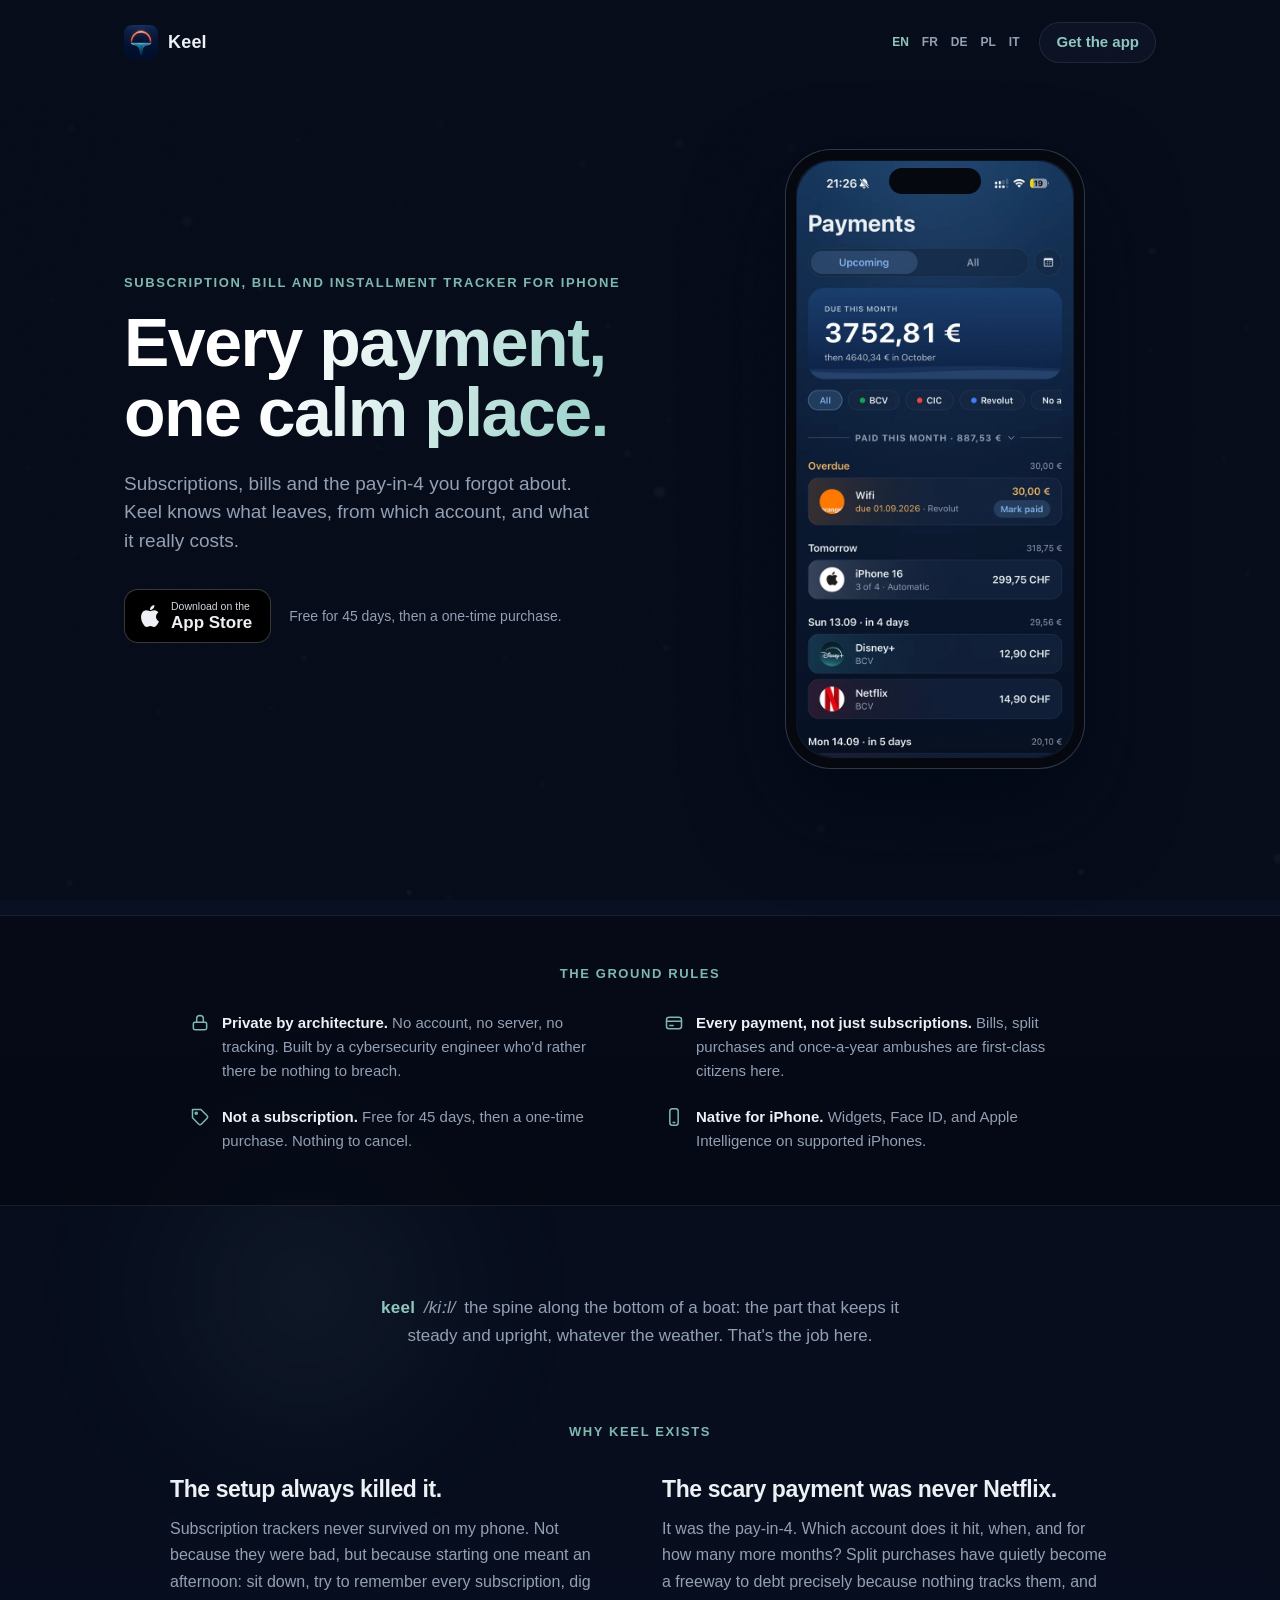
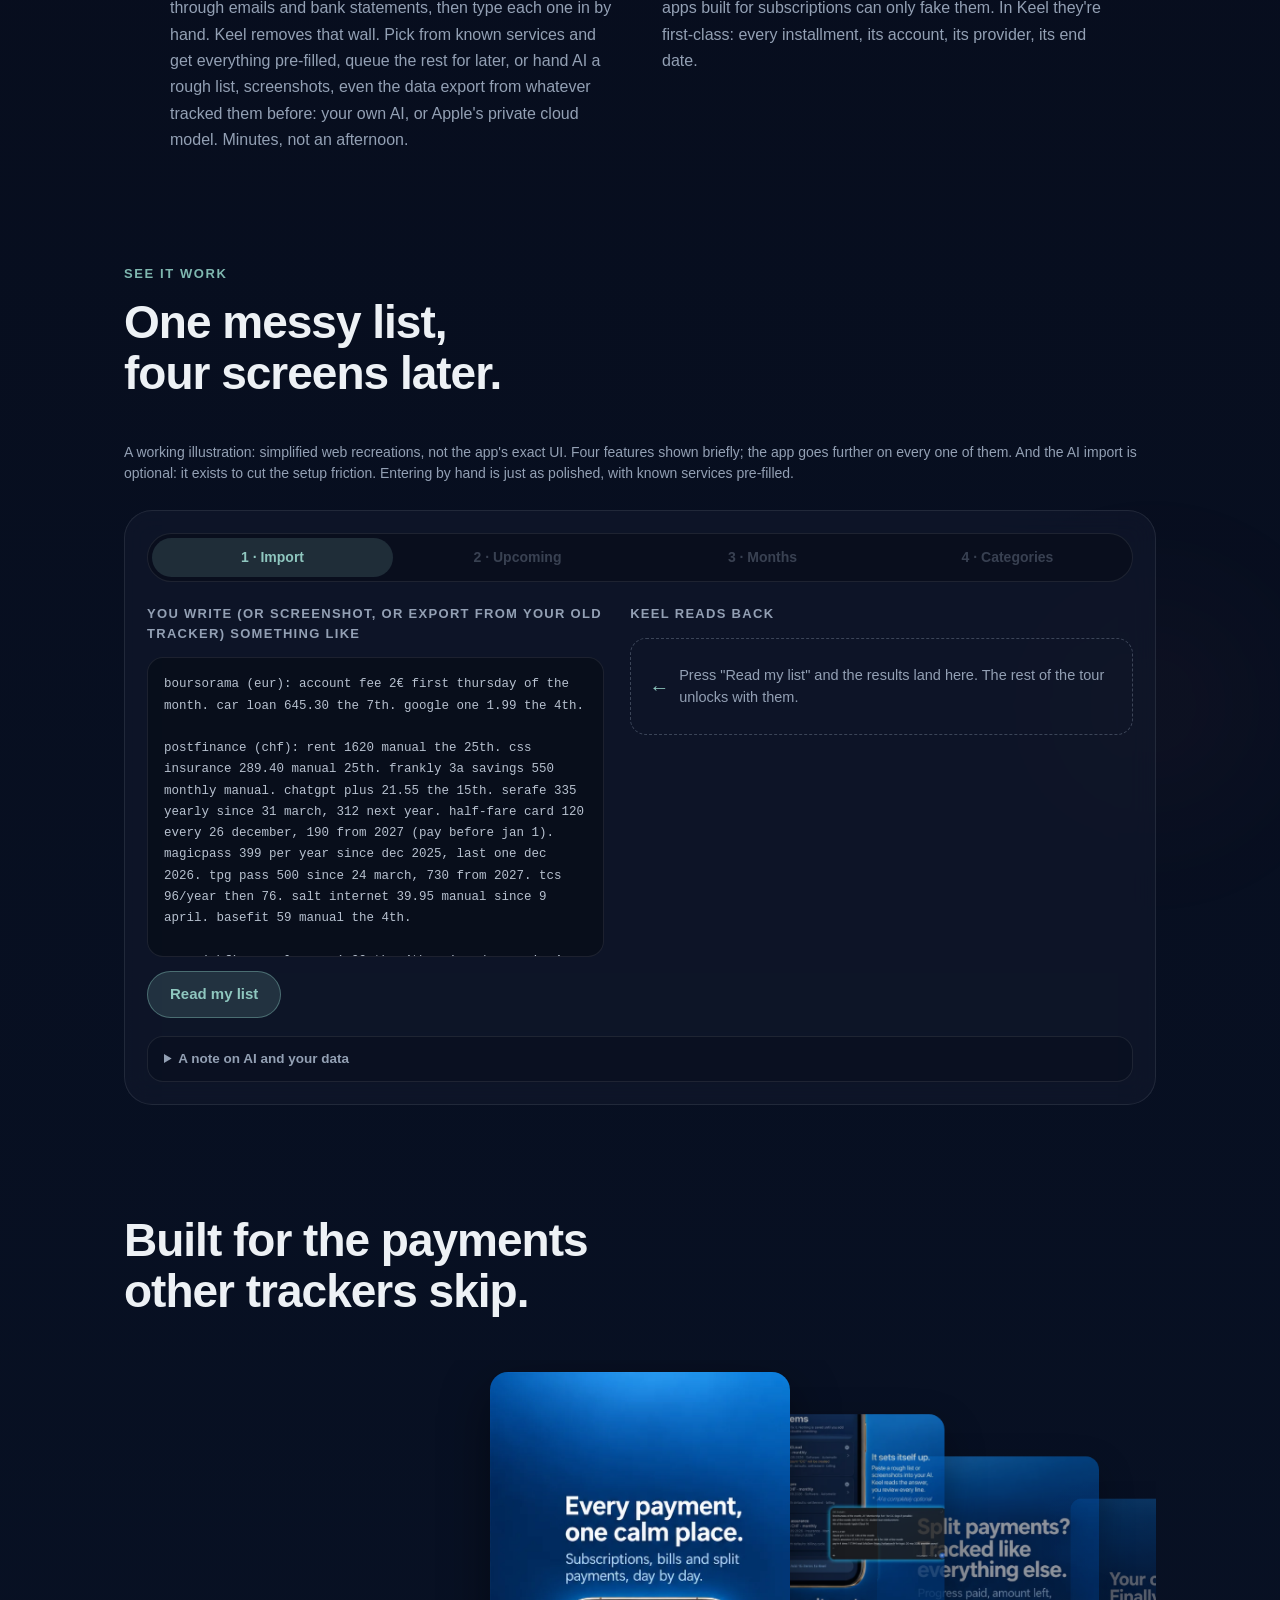
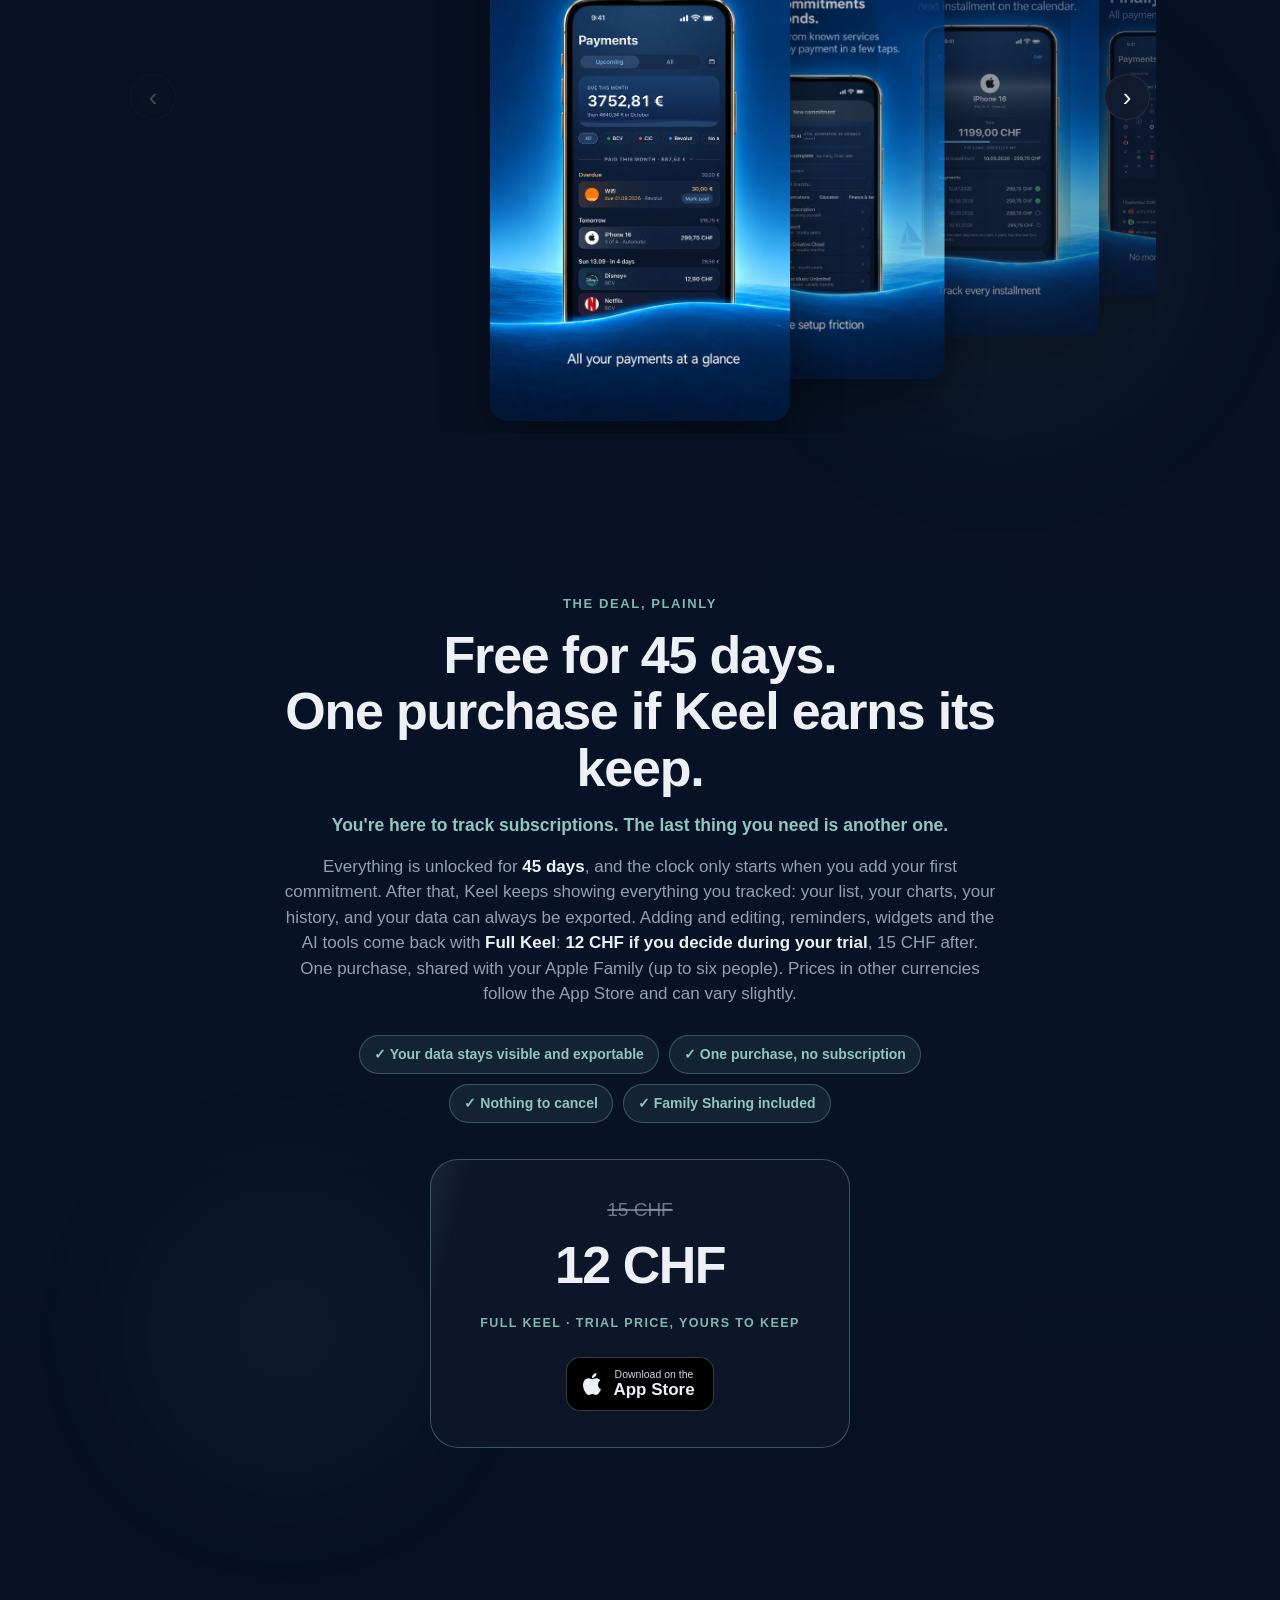
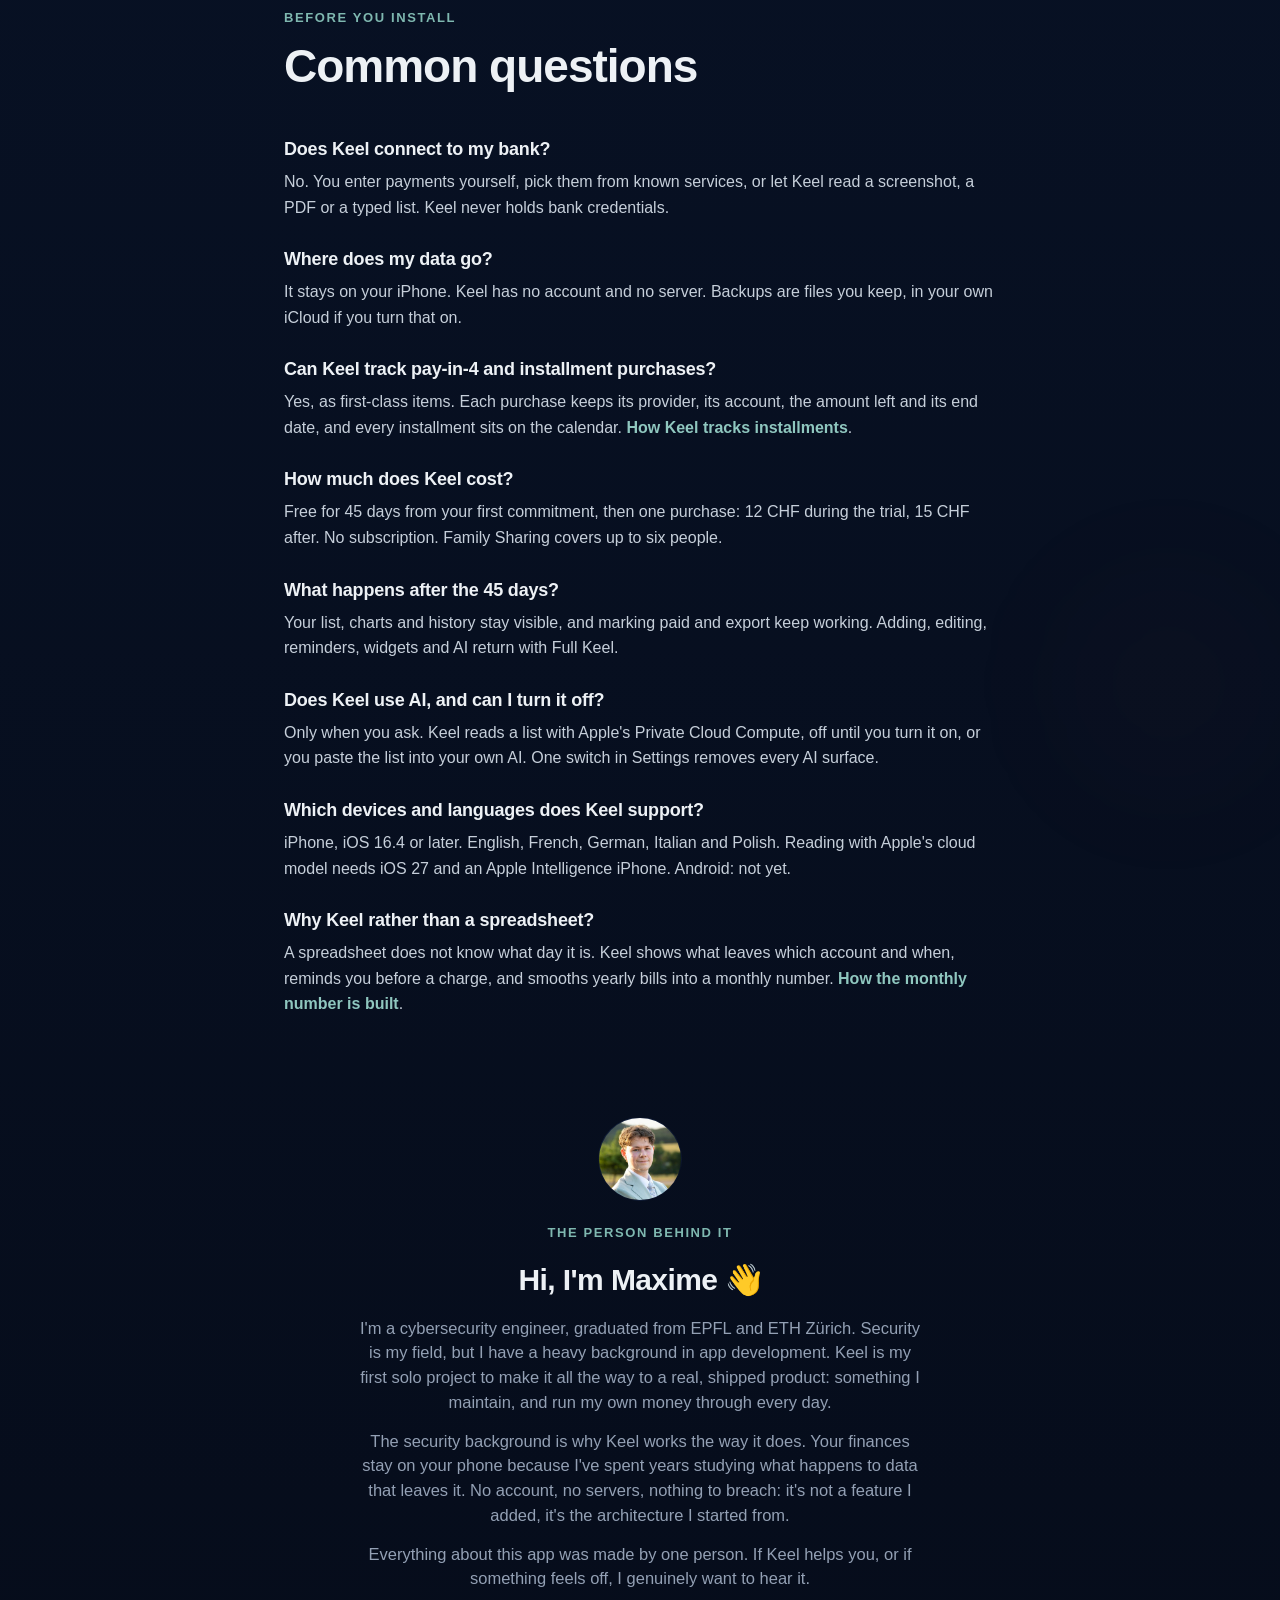
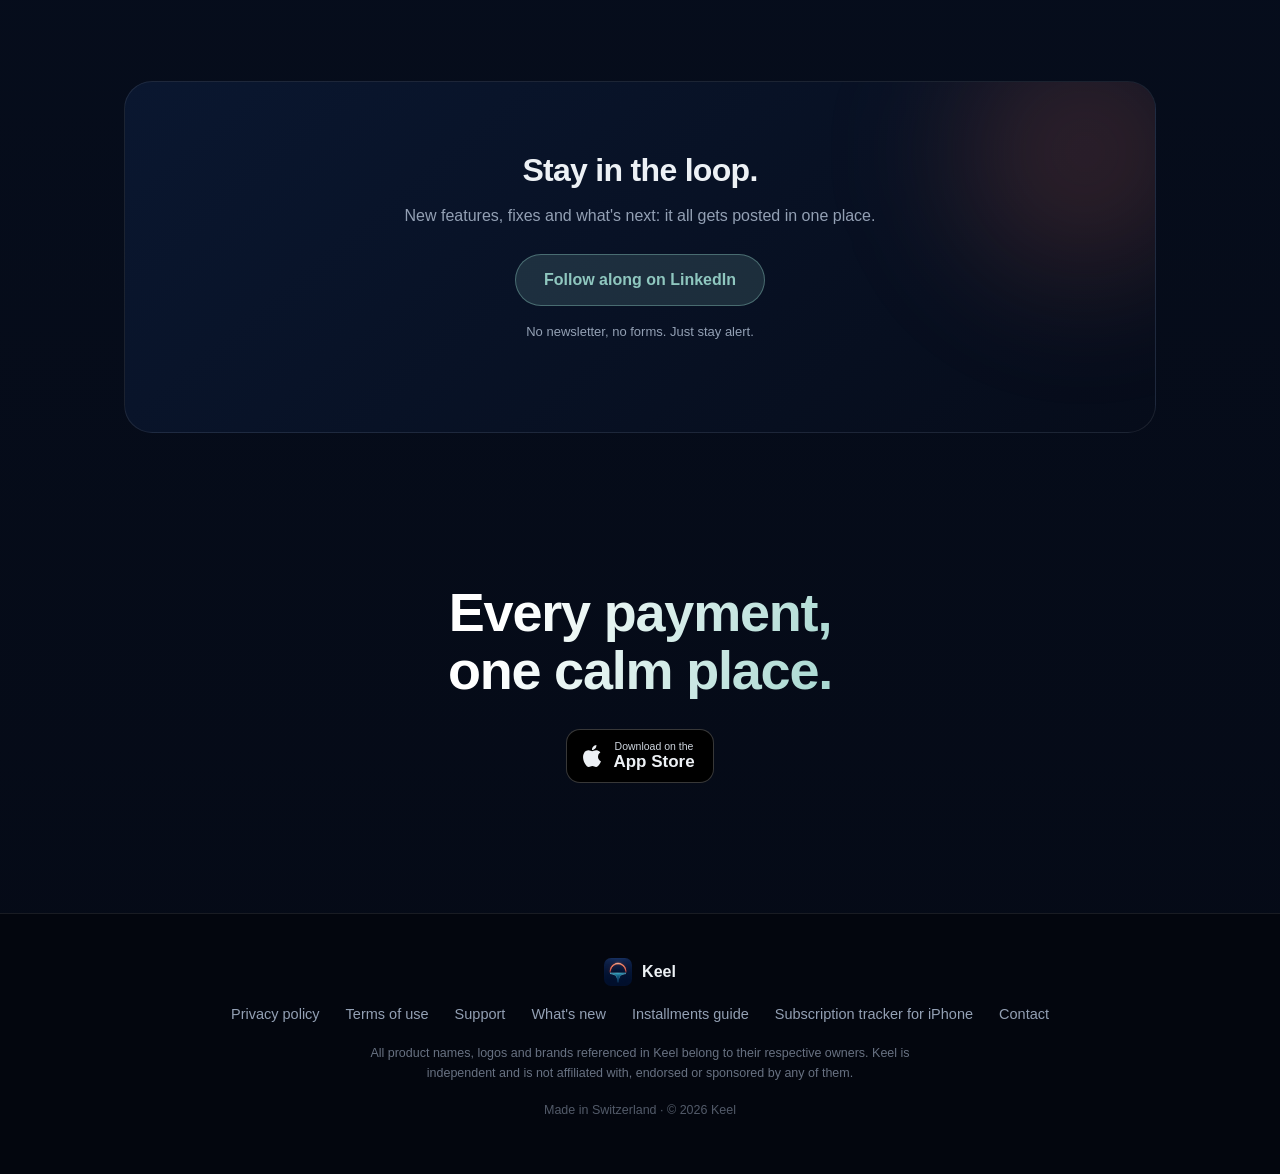
<file: index.html>
<!doctype html>
<html lang="en">
<head>
  <meta charset="utf-8" />
  <meta name="viewport" content="width=device-width, initial-scale=1" />
  <title>Keel: subscription, bill and installment tracker for iPhone</title>
  <meta name="description" content="Keel tracks subscriptions, bills and split payments: what leaves, from which account, and what it really costs. No account, no server. Free for 45 days, then a one-time purchase." />
  <meta property="og:title" content="Keel: every payment, one calm place." />
  <meta property="og:type" content="website" />
  <meta property="og:url" content="https://keel-app.ch/" />
  <meta property="og:site_name" content="Keel" />
  <meta property="og:locale" content="en_US" />
  <meta property="og:description" content="Every payment, one calm place. Private by architecture." />
  <meta property="og:image" content="https://keel-app.ch/assets/og.png" />
  <meta name="twitter:card" content="summary_large_image" />
  <meta name="twitter:title" content="Keel: every payment, one calm place." />
  <meta name="twitter:description" content="Every payment, one calm place. Private by architecture." />
  <meta name="twitter:image" content="https://keel-app.ch/assets/og.png" />
  <link rel="icon" href="assets/icon-96.png" sizes="96x96" />
  <link rel="apple-touch-icon" href="assets/icon-180.png" />
  <meta name="apple-itunes-app" content="app-id=6792831014, app-argument=https://keel-app.ch/" />
  <link rel="preload" as="image" href="assets/screen-upcoming.webp" fetchpriority="high" />
  <link rel="canonical" href="https://keel-app.ch/" />
  <link rel="alternate" hreflang="en" href="https://keel-app.ch/" />
  <link rel="alternate" hreflang="fr" href="https://keel-app.ch/fr/" />
  <link rel="alternate" hreflang="de" href="https://keel-app.ch/de/" />
  <link rel="alternate" hreflang="pl" href="https://keel-app.ch/pl/" />
  <link rel="alternate" hreflang="it" href="https://keel-app.ch/it/" />
  <link rel="alternate" hreflang="x-default" href="https://keel-app.ch/" />
  <link rel="stylesheet" href="styles.css" />
  <script type="application/ld+json">
  {
    "@context": "https://schema.org",
    "@graph": [
      {
        "@type": "MobileApplication",
        "@id": "https://keel-app.ch/#app",
        "name": "Keel",
        "alternateName": "Keel: Subscription Tracker",
        "url": "https://keel-app.ch/",
        "sameAs": "https://apps.apple.com/app/id6792831014",
        "installUrl": "https://apps.apple.com/app/id6792831014",
        "inLanguage": [
          "en",
          "fr",
          "de",
          "it",
          "pl"
        ],
        "operatingSystem": "iOS 16.4 or later",
        "applicationCategory": "FinanceApplication",
        "description": "Keel tracks subscriptions, bills and split payments: what leaves, from which account, and what it really costs. No account, no server. Free for 45 days, then a one-time purchase.",
        "image": "https://keel-app.ch/assets/og.png",
        "author": {
          "@id": "https://keel-app.ch/#maxime"
        },
        "publisher": {
          "@id": "https://keel-app.ch/#org"
        },
        "offers": [
          {
            "@type": "Offer",
            "name": "Free for 45 days",
            "price": "0",
            "priceCurrency": "CHF"
          },
          {
            "@type": "Offer",
            "name": "Full Keel, during the trial",
            "price": "12",
            "priceCurrency": "CHF"
          },
          {
            "@type": "Offer",
            "name": "Full Keel",
            "price": "15",
            "priceCurrency": "CHF"
          }
        ]
      },
      {
        "@type": "Organization",
        "@id": "https://keel-app.ch/#org",
        "name": "Keel",
        "url": "https://keel-app.ch/",
        "logo": "https://keel-app.ch/assets/icon-180.png",
        "email": "contactkeel@protonmail.com",
        "foundingLocation": {
          "@type": "Country",
          "name": "Switzerland"
        },
        "founder": {
          "@id": "https://keel-app.ch/#maxime"
        },
        "sameAs": [
          "https://apps.apple.com/app/id6792831014",
          "https://www.linkedin.com/in/maxime-teuber-ba18732b0/"
        ]
      },
      {
        "@type": "Person",
        "@id": "https://keel-app.ch/#maxime",
        "name": "Maxime Teuber",
        "jobTitle": "Cybersecurity engineer",
        "alumniOf": [
          {
            "@type": "CollegeOrUniversity",
            "name": "EPFL"
          },
          {
            "@type": "CollegeOrUniversity",
            "name": "ETH Zürich"
          }
        ],
        "sameAs": [
          "https://www.linkedin.com/in/maxime-teuber-ba18732b0/"
        ]
      },
      {
        "@type": "WebSite",
        "@id": "https://keel-app.ch/#site",
        "url": "https://keel-app.ch/",
        "name": "Keel",
        "inLanguage": "en",
        "publisher": {
          "@id": "https://keel-app.ch/#org"
        }
      }
    ]
  }
  </script>
</head>
<body>

  <!-- Ambient stage: the app's aura, in CSS. The glows live on the page
       itself, all the way down: scrolling moves past them like features
       on the sea, and stirs them a little as you go. -->
  <div class="aura" aria-hidden="true">
    <div class="glow glow-surface"></div>
    <div class="glow g1"></div>
    <div class="glow g2"></div>
    <div class="glow g3"></div>
    <div class="glow g4"></div>
    <div class="glow g5"></div>
    <div class="glow g6"></div>
    <div class="glow g7"></div>
    <div class="glow glow-floor"></div>
  </div>

  <header class="top">
    <a class="brand" href="#top">
      <img src="assets/icon-96.png" alt="" width="34" height="34" />
      <span>Keel</span>
    </a>
    <div class="top-right">
      <nav class="langs" aria-label="Language">
        <a href="./" class="active" aria-current="page">EN</a>
        <a href="fr/" lang="fr">FR</a>
        <a href="de/" lang="de">DE</a>
        <a href="pl/" lang="pl">PL</a>
        <a href="it/" lang="it">IT</a>
      </nav>
      <a class="top-cta" href="#get">Get the app</a>
    </div>
  </header>

  <main id="top">

    <!-- ============================== HERO ============================== -->
    <section class="hero">
      <div class="hero-copy" data-reveal>
        <p class="eyebrow">Subscription, bill and installment tracker for iPhone</p>
        <h1>Every payment, one calm place.</h1>
        <p class="lede">
          Subscriptions, bills and the pay-in-4 you forgot about. Keel knows
          what leaves, from which account, and what it really costs.
        </p>
        <div class="hero-actions">
          <a class="store-badge" href="https://apps.apple.com/app/id6792831014" target="_blank" rel="noopener" aria-label="Download on the App Store">
            <span class="store-badge-mark" aria-hidden="true"><svg viewBox="0 0 24 24" width="22" height="22" fill="currentColor" focusable="false"><path d="M12.152 6.896c-.948 0-2.415-1.078-3.96-1.04-2.04.027-3.91 1.183-4.961 3.014-2.117 3.675-.546 9.103 1.519 12.09 1.013 1.454 2.208 3.09 3.792 3.039 1.52-.065 2.09-.987 3.935-.987 1.831 0 2.35.987 3.96.948 1.637-.026 2.676-1.48 3.676-2.948 1.156-1.688 1.636-3.325 1.662-3.415-.039-.013-3.182-1.221-3.22-4.857-.026-3.04 2.48-4.494 2.597-4.559-1.429-2.09-3.623-2.324-4.39-2.376-2-.156-3.675 1.09-4.61 1.09zM15.53 3.83c.843-1.012 1.4-2.427 1.245-3.83-1.207.052-2.662.805-3.532 1.818-.78.896-1.454 2.338-1.273 3.714 1.338.104 2.715-.688 3.559-1.701"/></svg></span>
            <span class="store-badge-text"><small>Download on the</small>App Store</span>
          </a>
          <span class="hero-note">Free for 45 days, then a one-time purchase.</span>
        </div>
      </div>

      <div class="hero-device" data-reveal data-reveal-delay="1">
        <div class="device" id="tilt-device">
          <div class="device-notch" aria-hidden="true"></div>
          <!-- The hero screenshot (assets/screen-upcoming.webp); label = fallback. -->
          <div class="device-screen ph">
            <img src="assets/screen-upcoming.webp" fetchpriority="high" width="640" height="1391" alt="Keel's Upcoming timeline" onerror="this.remove()" />
            <span class="ph-label">screenshot<br/>Payments · Upcoming</span>
          </div>
        </div>
      </div>
    </section>

    <!-- Waterline: the brand's signature line, quietly moving. -->
    <div class="waterline" aria-hidden="true">
      <svg viewBox="0 0 1440 90" preserveAspectRatio="none">
        <path class="wave wave-back"
          d="M0,52 C120,38 240,66 360,52 C480,38 600,66 720,52 C840,38 960,66 1080,52 C1200,38 1320,66 1440,52 L1440,90 L0,90 Z" />
        <path class="wave wave-front"
          d="M0,60 C160,48 320,72 480,60 C640,48 800,72 960,60 C1120,48 1280,72 1440,60 L1440,90 L0,90 Z" />
      </svg>
    </div>

    <!-- ========================== TRUST STRIP =========================== -->
    <!-- The ground rules, written like rows in the app itself. -->
    <section class="trust">
      <p class="eyebrow trust-kicker" data-reveal>The ground rules</p>
      <div class="trust-inner">
        <p class="vow" data-reveal><span class="vow-icon" aria-hidden="true"><svg viewBox="0 0 24 24" fill="none" stroke="currentColor" stroke-width="1.8" stroke-linecap="round" stroke-linejoin="round"><rect x="4" y="11" width="16" height="9" rx="2"/><path d="M8 11V7a4 4 0 0 1 8 0v4"/></svg></span><span><strong>Private by architecture.</strong> No account, no server, no tracking. Built by a cybersecurity engineer who'd rather there be nothing to breach.</span></p>
        <p class="vow" data-reveal data-reveal-delay="1"><span class="vow-icon" aria-hidden="true"><svg viewBox="0 0 24 24" fill="none" stroke="currentColor" stroke-width="1.8" stroke-linecap="round" stroke-linejoin="round"><rect x="3" y="5" width="18" height="14" rx="3"/><path d="M3 10h18"/><path d="M7 15h4"/></svg></span><span><strong>Every payment, not just subscriptions.</strong> Bills, split purchases and once-a-year ambushes are first-class citizens here.</span></p>
        <p class="vow" data-reveal data-reveal-delay="1"><span class="vow-icon" aria-hidden="true"><svg viewBox="0 0 24 24" fill="none" stroke="currentColor" stroke-width="1.8" stroke-linecap="round" stroke-linejoin="round"><path d="M20.6 13.4 13.4 20.6a2 2 0 0 1-2.8 0L3 13V3h10l7.6 7.6a2 2 0 0 1 0 2.8Z"/><circle cx="7.5" cy="7.5" r="1.3"/></svg></span><span><strong>Not a subscription.</strong> Free for 45 days, then a one-time purchase. Nothing to cancel.</span></p>
        <p class="vow" data-reveal data-reveal-delay="2"><span class="vow-icon" aria-hidden="true"><svg viewBox="0 0 24 24" fill="none" stroke="currentColor" stroke-width="1.8" stroke-linecap="round" stroke-linejoin="round"><rect x="7" y="2" width="10" height="20" rx="3"/><path d="M11 18.5h2"/></svg></span><span><strong>Native for iPhone.</strong> Widgets, Face ID, and Apple Intelligence on supported iPhones.</span></p>
      </div>
    </section>

    <!-- The name, explained before the sea imagery starts. -->
    <section class="name-note" data-reveal>
      <p>
        <span class="name-word">keel</span> <span class="name-pron">/ki&#720;l/</span>
        <span class="name-def">the spine along the bottom of a boat: the part that keeps it
        steady and upright, whatever the weather. That's the job here.</span>
      </p>
    </section>

    <!-- ============================ THE STORY ============================ -->
    <section class="story">
      <p class="eyebrow" data-reveal>Why Keel exists</p>
      <div class="story-cols">
        <article data-reveal>
          <h3>The setup always killed it.</h3>
          <p>
            Subscription trackers never survived on my phone. Not because they
            were bad, but because starting one meant an afternoon: sit down,
            try to remember every subscription, dig through emails and bank
            statements, then type each one in by hand. Keel removes that wall.
            Pick from known services and get everything pre-filled, queue the
            rest for later, or hand AI a rough list, screenshots, even the
            data export from whatever tracked them before: your own AI, or
            Apple's private cloud model. Minutes, not an afternoon.
          </p>
        </article>
        <article data-reveal data-reveal-delay="1">
          <h3>The scary payment was never Netflix.</h3>
          <p>
            It was the pay-in-4. Which account does it hit, when, and for how
            many more months? Split purchases have quietly become a freeway to
            debt precisely because nothing tracks them, and apps built for
            subscriptions can only fake them. In Keel they're first-class:
            every installment, its account, its provider, its end date.
          </p>
        </article>
      </div>
    </section>

    <!-- ========================= INTERACTIVE TOUR ======================== -->
    <section class="tour" id="tour">
      <p class="eyebrow" data-reveal>See it work</p>
      <h2 class="section-title tour-title" data-reveal>One messy list,<br />four screens later.</h2>
      <p class="tour-disclaimer" data-reveal>
        A working illustration: simplified web recreations, not the app's
        exact UI. Four features shown briefly; the app goes further on
        every one of them. And the AI import is optional: it exists to cut
        the setup friction. Entering by hand is just as polished, with
        known services pre-filled.
      </p>

      <div class="tour-shell" data-reveal>
        <div class="tour-tabs" role="tablist">
          <button class="tour-tab active" data-step="0" role="tab">1 · Import</button>
          <button class="tour-tab locked" data-step="1" role="tab">2 · Upcoming</button>
          <button class="tour-tab locked" data-step="2" role="tab">3 · Months</button>
          <button class="tour-tab locked" data-step="3" role="tab">4 · Categories</button>
        </div>

        <!-- STEP 1: the AI import -->
        <div class="tour-panel active" data-panel="0">
          <div class="tour-import">
            <div class="tour-import-in">
              <p class="tour-label">You write (or screenshot, or export from your old tracker) something like</p>
              <div class="rough">boursorama (eur): account fee 2&euro; first thursday of the month. car loan 645.30 the 7th. google one 1.99 the 4th.<br /><br />
postfinance (chf): rent 1620 manual the 25th. css insurance 289.40 manual 25th. frankly 3a savings 550 monthly manual. chatgpt plus 21.55 the 15th. serafe 335 yearly since 31 march, 312 next year. half-fare card 120 every 26 december, 190 from 2027 (pay before jan 1). magicpass 399 per year since dec 2025, last one dec 2026. tpg pass 500 since 24 march, 730 from 2027. tcs 96/year then 76. salt internet 39.95 manual since 9 april. basefit 59 manual the 4th.<br /><br />
neon (chf): google one 1.99 the 4th. airpods pay-in-4 179&euro; via paypal from 20 may. custom keyboard pay-in-4 1560 hkd from 29 april.</div>
              <button class="tour-read" id="tour-read">Read my list</button>
            </div>
            <div class="tour-import-out" id="tour-out" aria-live="polite">
              <p class="tour-label">Keel reads back <span class="tour-count" id="tour-count"></span></p>
              <div class="tour-waiting" id="tour-waiting">
                <span class="tw-arrow tw-left" aria-hidden="true">&#8592;</span>
                <span class="tw-arrow tw-up" aria-hidden="true">&#8593;</span>
                Press "Read my list" and the results land here. The rest of the
                tour unlocks with them.
              </div>
              <div class="parsed" id="parsed-cards">
                <div class="parsed-card">
                  <div class="mini-row"><span class="mini-dot" style="background:#4E79A7"></span><span class="mini-name">Rent</span><span class="mini-amount">CHF 1620</span></div>
                  <div class="field-chips"><span>manual</span><span>the 25th</span><span>PostFinance</span></div>
                </div>
                <div class="parsed-card">
                  <div class="mini-row"><span class="mini-dot" style="background:#B56576"></span><span class="mini-name">SERAFE</span><span class="mini-amount">CHF 335 / yr</span></div>
                  <div class="field-chips"><span>manual</span><span>yearly · 31 Mar</span><span class="chip-change">312 from 2027</span></div>
                </div>
                <div class="parsed-card">
                  <div class="mini-row"><span class="mini-dot" style="background:#E8735A"></span><span class="mini-name">AirPods · PayPal</span><span class="mini-amount">4 &times; &euro;44.75</span></div>
                  <div class="field-chips"><span>automatic</span><span>split payment</span><span>from 20 May</span><span>Neon</span></div>
                </div>
                <div class="parsed-card">
                  <div class="mini-row"><span class="mini-dot" style="background:#C9A66B"></span><span class="mini-name">Custom keyboard · pay-in-4</span><span class="mini-amount">HKD 1560</span></div>
                  <div class="field-chips"><span>automatic</span><span class="chip-change">&asymp; &euro;44.43 / payment</span><span>from 29 Apr</span></div>
                </div>
                <div class="parsed-card">
                  <div class="mini-row"><span class="mini-dot" style="background:#EB0000"></span><span class="mini-name">Half-fare card</span><span class="mini-amount">CHF 120 / yr</span></div>
                  <div class="field-chips"><span>manual</span><span>26 Dec</span><span class="chip-change">190 from 2027</span><span>note: pay before Jan 1</span></div>
                </div>
                <div class="parsed-card parsed-more">&hellip;and the other 12, read the same way</div>
              </div>
              <p class="tour-foot">Every item goes through a manual review screen before it's saved.</p>
            </div>
          </div>
          <details class="ai-note">
            <summary>A note on AI and your data</summary>
            <p>AI is optional in Keel, and it is off until you reach for it. The path we recommend today goes through an AI you already trust (ChatGPT, Claude, Gemini). Keel is not connected to it: the app hands you ready-made instructions, you paste them into your AI wherever you normally use it, and bring its answer back. Your list travels only where you take it, under that AI's own terms: use one you trust, and leave out anything you'd rather keep to yourself.</p>
            <p>Keel can also read a list itself, with Apple's cloud model (Private Cloud Compute). It is off until you turn it on, it needs an internet connection, and your text goes to Apple to be read and comes straight back: Apple states that data sent there is not stored and is not accessible to Apple. The app shows you the text first, removes card numbers, references and the personal part of email addresses, and lets you cut anything before it is sent.</p>
            <p>Either way, Keel has no server and never sees your list. The app only reads the answer, on your phone, and every item stops at a review screen before anything is saved.</p>
            <p>And if you want no AI at all: one switch in Settings removes every AI surface and entry point from the app. Your data and history stay untouched.</p>
          </details>
        </div>

        <!-- STEP 2: Upcoming (live replica: filter, folds, mark paid) -->
        <div class="tour-panel" data-panel="1">
          <p class="tour-label">The same list, as your timeline · it's Sunday, July 12th</p>

          <div class="t-hero" id="t-hero">
            <span class="t-hero-label" id="t-hero-label">Due this month</span>
            <strong class="t-hero-amount" id="t-hero-amount">CHF 1991.91</strong>
            <span class="t-hero-sub" id="t-hero-sub">then CHF 2674.09 in August</span>
          </div>

          <div class="acct-chips" id="acct-chips">
            <button class="acct-chip active" data-acct="all">All</button>
            <button class="acct-chip" data-acct="bour"><i style="background:#6C8EBF"></i>Boursorama</button>
            <button class="acct-chip" data-acct="post"><i style="background:#7FB8B0"></i>PostFinance</button>
            <button class="acct-chip" data-acct="neon"><i style="background:#C9A66B"></i>Neon</button>
          </div>

          <div class="upcoming" id="t-upcoming">
            <!-- Paid this month: folded away at the top, like in the app. -->
            <button class="fold-bar" data-fold="paid">
              <span>Paid this month · CHF 39.95</span><span class="fold-chevron">&#8964;</span>
            </button>
            <div class="fold-body" data-fold-body="paid" hidden>
              <div class="up-row settled" id="row-salt" data-acct="post" data-amt="39.95" data-cur="chf"><span class="mini-dot" style="background:#9C8FC7"></span><span class="mini-name">Salt Home</span><span class="up-tag" data-was="due Jul 9" data-over="1">paid ✓</span><span class="mini-amount">CHF 39.95 · PostFinance</span><button class="mark-btn undo-btn" data-mark>Undo</button></div>
            </div>

            <!-- Overdue: a manual payment that slipped. Mark it paid here. -->
            <div class="up-section" data-section id="sec-overdue">
              <div class="up-day up-overdue">Overdue <span class="up-day-total">CHF 289.40</span></div>
              <div class="up-row overdue" data-acct="post" data-amt="289.40" data-cur="chf"><span class="mini-dot" style="background:#B56576"></span><span class="mini-name">CSS Assurance</span><span class="up-tag up-tag-over">due Jul 9</span><span class="mini-amount">CHF 289.40 · PostFinance</span><button class="mark-btn" data-mark>Mark paid</button></div>
            </div>

            <div class="up-section" data-section>
              <div class="up-day">Mon Jul 20 <span class="up-day-total">&euro;44.75</span></div>
              <div class="up-row" data-acct="neon" data-amt="44.75" data-cur="eur"><span class="mini-dot" style="background:#E8735A"></span><span class="mini-name">AirPods · PayPal</span><span class="up-tag">3 of 4</span><span class="mini-amount">&euro;44.75 · Neon</span><span class="auto-note">automatic</span></div>
            </div>

            <div class="up-section" data-section>
              <div class="up-day">Sat Jul 25 <span class="up-day-total">CHF 1620</span></div>
              <div class="up-row" data-acct="post" data-amt="1620" data-cur="chf"><span class="mini-dot" style="background:#4E79A7"></span><span class="mini-name">Rent</span><span class="up-tag">manual</span><span class="mini-amount">CHF 1620 · PostFinance</span><button class="mark-btn" data-mark>Mark paid</button></div>
            </div>

            <div class="up-section" data-section>
              <div class="up-day">Wed Jul 29 <span class="up-day-total">&euro;44.42</span></div>
              <div class="up-row" data-acct="neon" data-amt="44.42" data-cur="eur"><span class="mini-dot" style="background:#C9A66B"></span><span class="mini-name">Custom keyboard</span><span class="up-tag up-tag-last">4 of 4 · last</span><span class="mini-amount">&euro;44.42 · Neon</span><span class="auto-note">automatic</span></div>
            </div>

            <!-- Next month stays one tap away, with its total on the fold. -->
            <button class="fold-bar" data-fold="next">
              <span>August 2026 · CHF 2674.09</span><span class="fold-chevron">&#8964;</span>
            </button>
            <div class="fold-body" data-fold-body="next" hidden>
              <div class="up-day">Tue Aug 4</div>
              <div class="up-row" data-acct="bour" data-amt="1.99" data-cur="eur"><span class="mini-dot" style="background:#4285F4"></span><span class="mini-name">Google One</span><span class="up-tag">auto</span><span class="mini-amount">&euro;1.99 · Boursorama</span></div>
              <div class="up-row" data-acct="neon" data-amt="1.99" data-cur="chf"><span class="mini-dot" style="background:#4285F4"></span><span class="mini-name">Google One</span><span class="up-tag">auto</span><span class="mini-amount">CHF 1.99 · Neon</span></div>
              <div class="up-row" data-acct="post" data-amt="59" data-cur="chf"><span class="mini-dot" style="background:#8FBC94"></span><span class="mini-name">Basefit</span><span class="up-tag">manual</span><span class="mini-amount">CHF 59 · PostFinance</span></div>
              <div class="up-day">Thu Aug 6</div>
              <div class="up-row" data-acct="bour" data-amt="2" data-cur="eur"><span class="mini-dot" style="background:#6C8EBF"></span><span class="mini-name">Account fee</span><span class="up-tag up-tag-anchor">first Thursday</span><span class="mini-amount">&euro;2 · Boursorama</span></div>
              <div class="up-day">Fri Aug 7</div>
              <div class="up-row" data-acct="bour" data-amt="645.30" data-cur="eur"><span class="mini-dot" style="background:#6C8EBF"></span><span class="mini-name">Car loan</span><span class="up-tag">auto</span><span class="mini-amount">&euro;645.30 · Boursorama</span></div>
              <div class="up-day">Sun Aug 9</div>
              <div class="up-row" data-acct="post" data-amt="39.95" data-cur="chf"><span class="mini-dot" style="background:#9C8FC7"></span><span class="mini-name">Salt Home</span><span class="up-tag">manual</span><span class="mini-amount">CHF 39.95 · PostFinance</span></div>
              <div class="up-day">Sat Aug 15</div>
              <div class="up-row" data-acct="post" data-amt="21.55" data-cur="chf"><span class="mini-dot" style="background:#74AA9C"></span><span class="mini-name">ChatGPT Plus</span><span class="up-tag">auto</span><span class="mini-amount">CHF 21.55 · PostFinance</span></div>
              <div class="up-day">Thu Aug 20</div>
              <div class="up-row" data-acct="neon" data-amt="44.75" data-cur="eur"><span class="mini-dot" style="background:#E8735A"></span><span class="mini-name">AirPods · PayPal</span><span class="up-tag up-tag-last">4 of 4 · last</span><span class="mini-amount">&euro;44.75 · Neon</span></div>
              <div class="up-day">Tue Aug 25</div>
              <div class="up-row" data-acct="post" data-amt="1620" data-cur="chf"><span class="mini-dot" style="background:#4E79A7"></span><span class="mini-name">Rent</span><span class="up-tag">manual</span><span class="mini-amount">CHF 1620 · PostFinance</span></div>
              <div class="up-row" data-acct="post" data-amt="289.40" data-cur="chf"><span class="mini-dot" style="background:#B56576"></span><span class="mini-name">CSS Assurance</span><span class="up-tag">manual</span><span class="mini-amount">CHF 289.40 · PostFinance</span></div>
            </div>
          </div>
        </div>

        <!-- STEP 3: months bar chart -->
        <div class="tour-panel" data-panel="2">
          <p class="tour-label">Every month, past and future. Tap a bar.</p>
          <div class="tour-chart">
            <div>
              <div class="tbar-nav">
                <button id="tbar-prev" aria-label="Previous year">&#8249;</button>
                <strong id="tbar-window">Jul 2026 · Jun 2027</strong>
                <button id="tbar-next" aria-label="Next year">&#8250;</button>
              </div>
              <div class="tbars" id="tbars"></div>
              <p class="tour-hint-note"><em>Coral bars</em> flag the spike months, a hint added for this demo only: the app keeps its charts clean and lets the numbers speak.</p>
            </div>
            <div class="tbar-detail" id="tbar-detail">
              <p class="tour-foot">Tap a bar to see its payments: paid, still due, or overdue. Tap it again to step back. The dashed line is the monthly average.</p>
            </div>
          </div>
        </div>

        <!-- STEP 4: donut -->
        <div class="tour-panel" data-panel="3">
          <p class="tour-label">Where a month really goes</p>
          <div class="tour-donut">
            <div class="donut" id="donut">
              <div class="donut-center" id="donut-center"><strong>CHF 2753</strong><span>per month, smoothed</span></div>
            </div>
            <ul class="donut-legend" id="donut-legend"></ul>
            <div class="donut-detail" id="donut-detail">
              <p class="tour-foot">Tap a slice or its legend row to see what's inside it.</p>
            </div>
          </div>
          <p class="tour-foot">Yearly costs are split into twelfths here, so a once-a-year renewal still shows its true weight in every month. The finite splits and the paused 3a are left out: this is the committed monthly.</p>
        </div>
      </div>
    </section>

    <!-- ======================= APP STORE SLIDES ======================= -->
    <section class="features">
      <h2 class="section-title" data-reveal>Built for the payments<br />other trackers skip.</h2>
      <div class="slideshow" id="slideshow" data-reveal tabindex="0" aria-roledescription="carousel">
        <button class="slide-nav slide-prev" id="slide-prev" aria-label="Previous slide" disabled>&#8249;</button>
        <div class="slide-stage" id="slide-stage">
          <figure class="slide">
            <img src="assets/slides/slide-01-payments.webp" alt="The payments timeline: what hits and when" width="640" height="1385" loading="lazy" />
          </figure>
          <figure class="slide">
            <img src="assets/slides/slide-02-setup-ai.webp" alt="Set up in minutes: AI reads your rough list" width="640" height="1385" loading="lazy" />
          </figure>
          <figure class="slide">
            <img src="assets/slides/slide-03-split-payments.webp" alt="Split payments, installment by installment" width="640" height="1385" loading="lazy" />
          </figure>
          <figure class="slide">
            <img src="assets/slides/slide-04-calendar.webp" alt="A month of payments on the calendar" width="640" height="1385" loading="lazy" />
          </figure>
          <figure class="slide">
            <img src="assets/slides/slide-05-stay-aware.webp" alt="Reminders before anything charges" width="640" height="1385" loading="lazy" />
          </figure>
          <figure class="slide">
            <img src="assets/slides/slide-06-insights.webp" alt="Insights: categories, months, the yearly truth" width="640" height="1385" loading="lazy" />
          </figure>
          <figure class="slide">
            <img src="assets/slides/slide-07-privacy.webp" alt="Private by architecture: no account, no server" width="640" height="1385" loading="lazy" />
          </figure>
          <figure class="slide">
            <img src="assets/slides/slide-08-pricing.webp" alt="Free for 45 days, then one purchase" width="640" height="1385" loading="lazy" />
          </figure>
          <figure class="slide">
            <img src="assets/slides/slide-09-harbor.webp" alt="The harbor: your year of payments, sailing" width="640" height="1385" loading="lazy" />
          </figure>
        </div>
        <button class="slide-nav slide-next" id="slide-next" aria-label="Next slide">&#8250;</button>
      </div>
    </section>

    <!-- ============================ PROMISE ============================ -->
    <section class="promise" id="get">
      <p class="eyebrow" data-reveal>The deal, plainly</p>
      <h2 data-reveal>Free for 45 days.<br />One purchase if Keel earns its keep.</h2>
      <p class="promise-lead" data-reveal>
        You're here to track subscriptions. The last thing you need is
        another one.
      </p>
      <p class="promise-copy" data-reveal>
        Everything is unlocked for <strong>45 days</strong>, and the clock
        only starts when you add your first commitment. After that, Keel
        keeps showing everything you tracked: your list, your charts, your
        history, and your data can always be exported. Adding and editing,
        reminders, widgets and the AI tools come back with
        <strong>Full Keel</strong>: <strong>12 CHF if you decide during
        your trial</strong>, 15 CHF after. One purchase, shared with your Apple Family (up to six people). Prices in other currencies follow the
        App Store and can vary slightly.
      </p>
      <ul class="chips" data-reveal>
        <li>&#10003; Your data stays visible and exportable</li>
        <li>&#10003; One purchase, no subscription</li>
        <li>&#10003; Nothing to cancel</li>
        <li>&#10003; Family Sharing included</li>
      </ul>
      <div class="price-card" data-reveal>
        <div class="price-sheen" aria-hidden="true"></div>
        <div class="price-was">15 CHF</div>
        <div class="price-amount">12 CHF</div>
        <div class="price-tag">Full Keel · trial price, yours to keep</div>
        <a class="store-badge" href="https://apps.apple.com/app/id6792831014" target="_blank" rel="noopener">
          <span class="store-badge-mark" aria-hidden="true"><svg viewBox="0 0 24 24" width="22" height="22" fill="currentColor" focusable="false"><path d="M12.152 6.896c-.948 0-2.415-1.078-3.96-1.04-2.04.027-3.91 1.183-4.961 3.014-2.117 3.675-.546 9.103 1.519 12.09 1.013 1.454 2.208 3.09 3.792 3.039 1.52-.065 2.09-.987 3.935-.987 1.831 0 2.35.987 3.96.948 1.637-.026 2.676-1.48 3.676-2.948 1.156-1.688 1.636-3.325 1.662-3.415-.039-.013-3.182-1.221-3.22-4.857-.026-3.04 2.48-4.494 2.597-4.559-1.429-2.09-3.623-2.324-4.39-2.376-2-.156-3.675 1.09-4.61 1.09zM15.53 3.83c.843-1.012 1.4-2.427 1.245-3.83-1.207.052-2.662.805-3.532 1.818-.78.896-1.454 2.338-1.273 3.714 1.338.104 2.715-.688 3.559-1.701"/></svg></span>
          <span class="store-badge-text"><small>Download on the</small>App Store</span>
        </a>
      </div>
    </section>

    <!-- ============================== FAQ =============================== -->
    <section class="faq" id="faq">
      <p class="eyebrow" data-reveal>Before you install</p>
      <h2 class="section-title" data-reveal>Common questions</h2>
      <div class="faq-list">
        <div class="faq-item" data-reveal>
          <h3>Does Keel connect to my bank?</h3>
          <p>No. You enter payments yourself, pick them from known services, or let Keel read a screenshot, a PDF or a typed list. Keel never holds bank credentials.</p>
        </div>
        <div class="faq-item" data-reveal>
          <h3>Where does my data go?</h3>
          <p>It stays on your iPhone. Keel has no account and no server. Backups are files you keep, in your own iCloud if you turn that on.</p>
        </div>
        <div class="faq-item" data-reveal>
          <h3>Can Keel track pay-in-4 and installment purchases?</h3>
          <p>Yes, as first-class items. Each purchase keeps its provider, its account, the amount left and its end date, and every installment sits on the calendar. <a href="installment-tracker/">How Keel tracks installments</a>.</p>
        </div>
        <div class="faq-item" data-reveal>
          <h3>How much does Keel cost?</h3>
          <p>Free for 45 days from your first commitment, then one purchase: 12 CHF during the trial, 15 CHF after. No subscription. Family Sharing covers up to six people.</p>
        </div>
        <div class="faq-item" data-reveal>
          <h3>What happens after the 45 days?</h3>
          <p>Your list, charts and history stay visible, and marking paid and export keep working. Adding, editing, reminders, widgets and AI return with Full Keel.</p>
        </div>
        <div class="faq-item" data-reveal>
          <h3>Does Keel use AI, and can I turn it off?</h3>
          <p>Only when you ask. Keel reads a list with Apple's Private Cloud Compute, off until you turn it on, or you paste the list into your own AI. One switch in Settings removes every AI surface.</p>
        </div>
        <div class="faq-item" data-reveal>
          <h3>Which devices and languages does Keel support?</h3>
          <p>iPhone, iOS 16.4 or later. English, French, German, Italian and Polish. Reading with Apple's cloud model needs iOS 27 and an Apple Intelligence iPhone. Android: not yet.</p>
        </div>
        <div class="faq-item" data-reveal>
          <h3>Why Keel rather than a spreadsheet?</h3>
          <p>A spreadsheet does not know what day it is. Keel shows what leaves which account and when, reminds you before a charge, and smooths yearly bills into a monthly number. <a href="yearly-costs-monthly/">How the monthly number is built</a>.</p>
        </div>
      </div>
    </section>

    <!-- ============================= MAKER ============================= -->
    <section class="maker">
      <!-- Drop assets/maker.jpg to fill this (label = fallback). -->
      <div class="maker-avatar ph" data-reveal>
        <img src="assets/maker.jpg" alt="Maxime Teuber" width="256" height="256" onerror="this.remove()" />
        <span class="ph-label">photo</span>
      </div>
      <p class="eyebrow" data-reveal>The person behind it</p>
      <h2 data-reveal>Hi, I'm Maxime &#128075;</h2>
      <p class="maker-copy" data-reveal>
        I'm a cybersecurity engineer, graduated from EPFL and ETH Zürich.
        Security is my field, but I have a heavy background in app
        development. Keel is my first solo project to make it all the way to
        a real, shipped product: something I maintain, and run my own money
        through every day.
      </p>
      <p class="maker-copy" data-reveal data-reveal-delay="1">
        The security background is why Keel works the way it does. Your
        finances stay on your phone because I've spent years studying what
        happens to data that leaves it. No account, no servers, nothing to
        breach: it's not a feature I added, it's the architecture I started
        from.
      </p>
      <p class="maker-copy" data-reveal data-reveal-delay="2">
        Everything about this app was made by one person. If Keel helps you,
        or if something feels off, I genuinely want to hear it.
      </p>
    </section>

    <!-- ========================= STAY IN THE LOOP ======================= -->
    <section class="updates" id="updates">
      <div class="updates-card" data-reveal>
        <div class="updates-glow" aria-hidden="true"></div>
        <h2>Stay in the loop.</h2>
        <p>New features, fixes and what's next: it all gets posted in one place.</p>
        <a class="updates-linkedin" href="https://www.linkedin.com/in/maxime-teuber-ba18732b0/" target="_blank" rel="noopener">
          Follow along on LinkedIn
        </a>
        <p class="updates-note">No newsletter, no forms. Just stay alert.</p>
      </div>
    </section>

    <!-- ============================ CLOSING ============================ -->
    <section class="closing">
      <h2 data-reveal>Every payment, one calm place.</h2>
      <a class="store-badge" href="https://apps.apple.com/app/id6792831014" target="_blank" rel="noopener" data-reveal>
        <span class="store-badge-mark" aria-hidden="true"><svg viewBox="0 0 24 24" width="22" height="22" fill="currentColor" focusable="false"><path d="M12.152 6.896c-.948 0-2.415-1.078-3.96-1.04-2.04.027-3.91 1.183-4.961 3.014-2.117 3.675-.546 9.103 1.519 12.09 1.013 1.454 2.208 3.09 3.792 3.039 1.52-.065 2.09-.987 3.935-.987 1.831 0 2.35.987 3.96.948 1.637-.026 2.676-1.48 3.676-2.948 1.156-1.688 1.636-3.325 1.662-3.415-.039-.013-3.182-1.221-3.22-4.857-.026-3.04 2.48-4.494 2.597-4.559-1.429-2.09-3.623-2.324-4.39-2.376-2-.156-3.675 1.09-4.61 1.09zM15.53 3.83c.843-1.012 1.4-2.427 1.245-3.83-1.207.052-2.662.805-3.532 1.818-.78.896-1.454 2.338-1.273 3.714 1.338.104 2.715-.688 3.559-1.701"/></svg></span>
        <span class="store-badge-text"><small>Download on the</small>App Store</span>
      </a>
    </section>

  </main>

  <footer class="footer">
    <div class="footer-brand">
      <img src="assets/icon-96.png" alt="" width="28" height="28" />
      <span>Keel</span>
    </div>
    <nav class="footer-links">
      <a href="privacy.html">Privacy policy</a>
      <a href="terms.html">Terms of use</a>
      <a href="support.html">Support</a>
      <a href="changelog/">What's new</a>
      <a href="installment-tracker/">Installments guide</a>
      <a href="subscription-tracker-iphone/">Subscription tracker for iPhone</a>
      <a href="mailto:contactkeel@protonmail.com">Contact</a>
    </nav>
    <p class="footer-note">
      All product names, logos and brands referenced in Keel belong to their
      respective owners. Keel is independent and is not affiliated with,
      endorsed or sponsored by any of them.
    </p>
    <p class="footer-fine">Made in Switzerland &middot; &copy; <span id="year">2026</span> Keel</p>
  </footer>

  <script src="script.js"></script>
  <script data-goatcounter="https://keel-app.goatcounter.com/count" async src="//gc.zgo.at/count.js"></script>
</body>
</html>
</file>
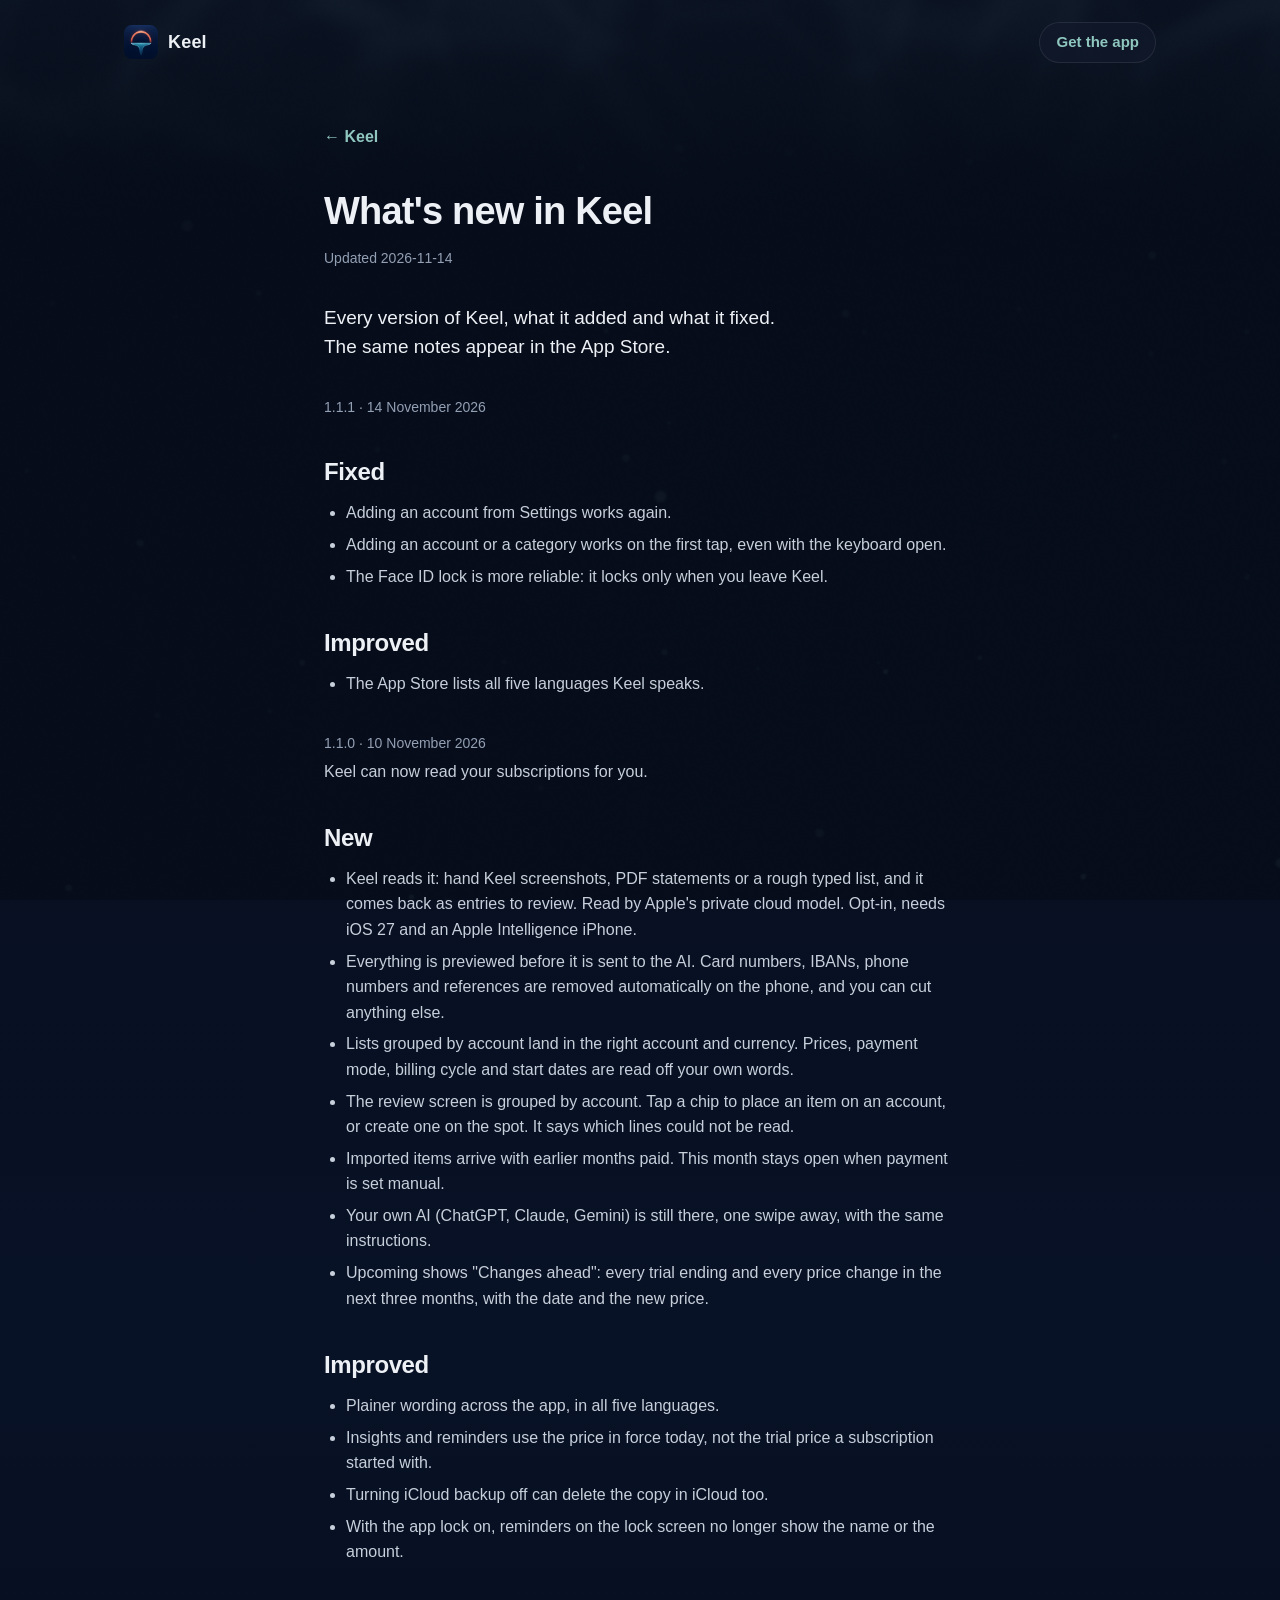
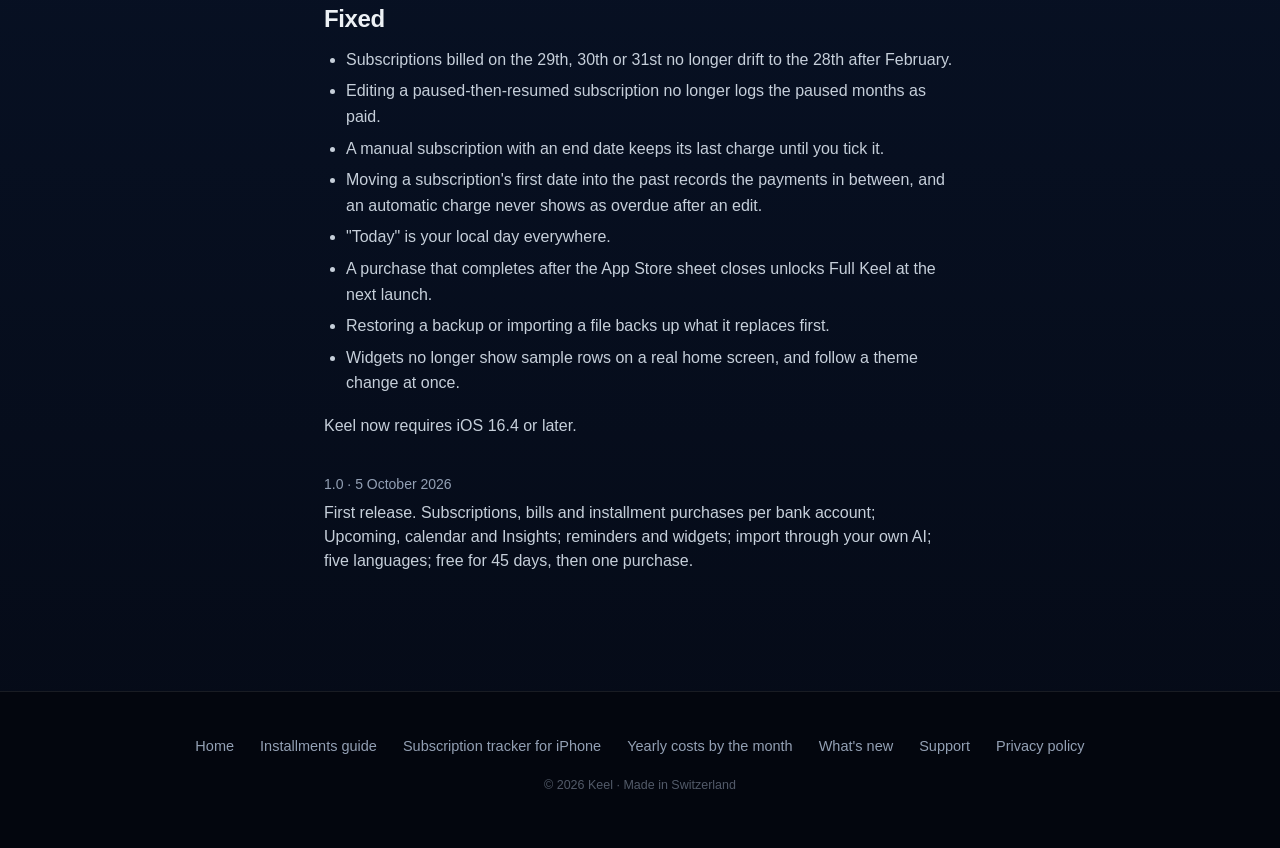
<file: changelog/index.html>
<!doctype html>
<html lang="en">
<head>
  <meta charset="utf-8" />
  <meta name="viewport" content="width=device-width, initial-scale=1" />
  <title>What's new in Keel</title>
  <meta name="description" content="Every user-visible change in Keel, the subscription and installment tracker for iPhone, by version and date." />
  <link rel="canonical" href="https://keel-app.ch/changelog/" />
  <meta property="og:title" content="What's new in Keel" />
  <meta property="og:type" content="article" />
  <meta property="og:url" content="https://keel-app.ch/changelog/" />
  <meta property="og:site_name" content="Keel" />
  <meta property="og:locale" content="en_US" />
  <meta property="og:description" content="Every user-visible change in Keel, the subscription and installment tracker for iPhone, by version and date." />
  <meta property="og:image" content="https://keel-app.ch/assets/og.png" />
  <meta name="twitter:card" content="summary_large_image" />
  <link rel="icon" href="../assets/icon-96.png" sizes="96x96" />
  <link rel="apple-touch-icon" href="../assets/icon-180.png" />
  <meta name="apple-itunes-app" content="app-id=6792831014, app-argument=https://keel-app.ch/changelog/" />
  <link rel="stylesheet" href="../styles.css" />
</head>
<body>
  <div class="aura" aria-hidden="true"></div>
  <header class="top">
    <a class="brand" href="../">
      <img src="../assets/icon-96.png" alt="" width="34" height="34" />
      <span>Keel</span>
    </a>
    <div class="top-right">
      <a class="top-cta" href="https://apps.apple.com/app/id6792831014" target="_blank" rel="noopener">Get the app</a>
    </div>
  </header>
  <main class="legal guide">
    <a class="back" href="../">&larr; Keel</a>
    <h1>What's new in Keel</h1>
    <p class="legal-date">Updated 2026-11-14</p>
    <p class="lede">Every version of Keel, what it added and what it fixed. The same notes appear in the App Store.</p>
    <p class="version">1.1.1 · 14 November 2026</p>
    <h2>Fixed</h2>
    <ul>
      <li>Adding an account from Settings works again.</li>
      <li>Adding an account or a category works on the first tap, even with the keyboard open.</li>
      <li>The Face ID lock is more reliable: it locks only when you leave Keel.</li>
    </ul>
    <h2>Improved</h2>
    <ul>
      <li>The App Store lists all five languages Keel speaks.</li>
    </ul>

    <p class="version">1.1.0 · 10 November 2026</p>
    <p>Keel can now read your subscriptions for you.</p>
    <h2>New</h2>
    <ul>
      <li>Keel reads it: hand Keel screenshots, PDF statements or a rough typed list, and it comes back as entries to review. Read by Apple's private cloud model. Opt-in, needs iOS 27 and an Apple Intelligence iPhone.</li>
      <li>Everything is previewed before it is sent to the AI. Card numbers, IBANs, phone numbers and references are removed automatically on the phone, and you can cut anything else.</li>
      <li>Lists grouped by account land in the right account and currency. Prices, payment mode, billing cycle and start dates are read off your own words.</li>
      <li>The review screen is grouped by account. Tap a chip to place an item on an account, or create one on the spot. It says which lines could not be read.</li>
      <li>Imported items arrive with earlier months paid. This month stays open when payment is set manual.</li>
      <li>Your own AI (ChatGPT, Claude, Gemini) is still there, one swipe away, with the same instructions.</li>
      <li>Upcoming shows "Changes ahead": every trial ending and every price change in the next three months, with the date and the new price.</li>
    </ul>
    <h2>Improved</h2>
    <ul>
      <li>Plainer wording across the app, in all five languages.</li>
      <li>Insights and reminders use the price in force today, not the trial price a subscription started with.</li>
      <li>Turning iCloud backup off can delete the copy in iCloud too.</li>
      <li>With the app lock on, reminders on the lock screen no longer show the name or the amount.</li>
    </ul>
    <h2>Fixed</h2>
    <ul>
      <li>Subscriptions billed on the 29th, 30th or 31st no longer drift to the 28th after February.</li>
      <li>Editing a paused-then-resumed subscription no longer logs the paused months as paid.</li>
      <li>A manual subscription with an end date keeps its last charge until you tick it.</li>
      <li>Moving a subscription's first date into the past records the payments in between, and an automatic charge never shows as overdue after an edit.</li>
      <li>"Today" is your local day everywhere.</li>
      <li>A purchase that completes after the App Store sheet closes unlocks Full Keel at the next launch.</li>
      <li>Restoring a backup or importing a file backs up what it replaces first.</li>
      <li>Widgets no longer show sample rows on a real home screen, and follow a theme change at once.</li>
    </ul>
    <p>Keel now requires iOS 16.4 or later.</p>
    <p class="version">1.0 · 5 October 2026</p>
    <p>First release. Subscriptions, bills and installment purchases per bank account; Upcoming, calendar and Insights; reminders and widgets; import through your own AI; five languages; free for 45 days, then one purchase.</p>

  </main>
  <footer class="footer">
    <nav class="footer-links">
      <a href="../">Home</a>
      <a href="../installment-tracker/">Installments guide</a>
      <a href="../subscription-tracker-iphone/">Subscription tracker for iPhone</a>
      <a href="../yearly-costs-monthly/">Yearly costs by the month</a>
      <a href="../changelog/">What's new</a>
      <a href="../support.html">Support</a>
      <a href="../privacy.html">Privacy policy</a>
    </nav>
    <p class="footer-fine">&copy; <span id="year">2026</span> Keel &middot; Made in Switzerland</p>
  </footer>
  <script src="../script.js"></script>
  <script data-goatcounter="https://keel-app.goatcounter.com/count" async src="//gc.zgo.at/count.js"></script>
</body>
</html>
</file>
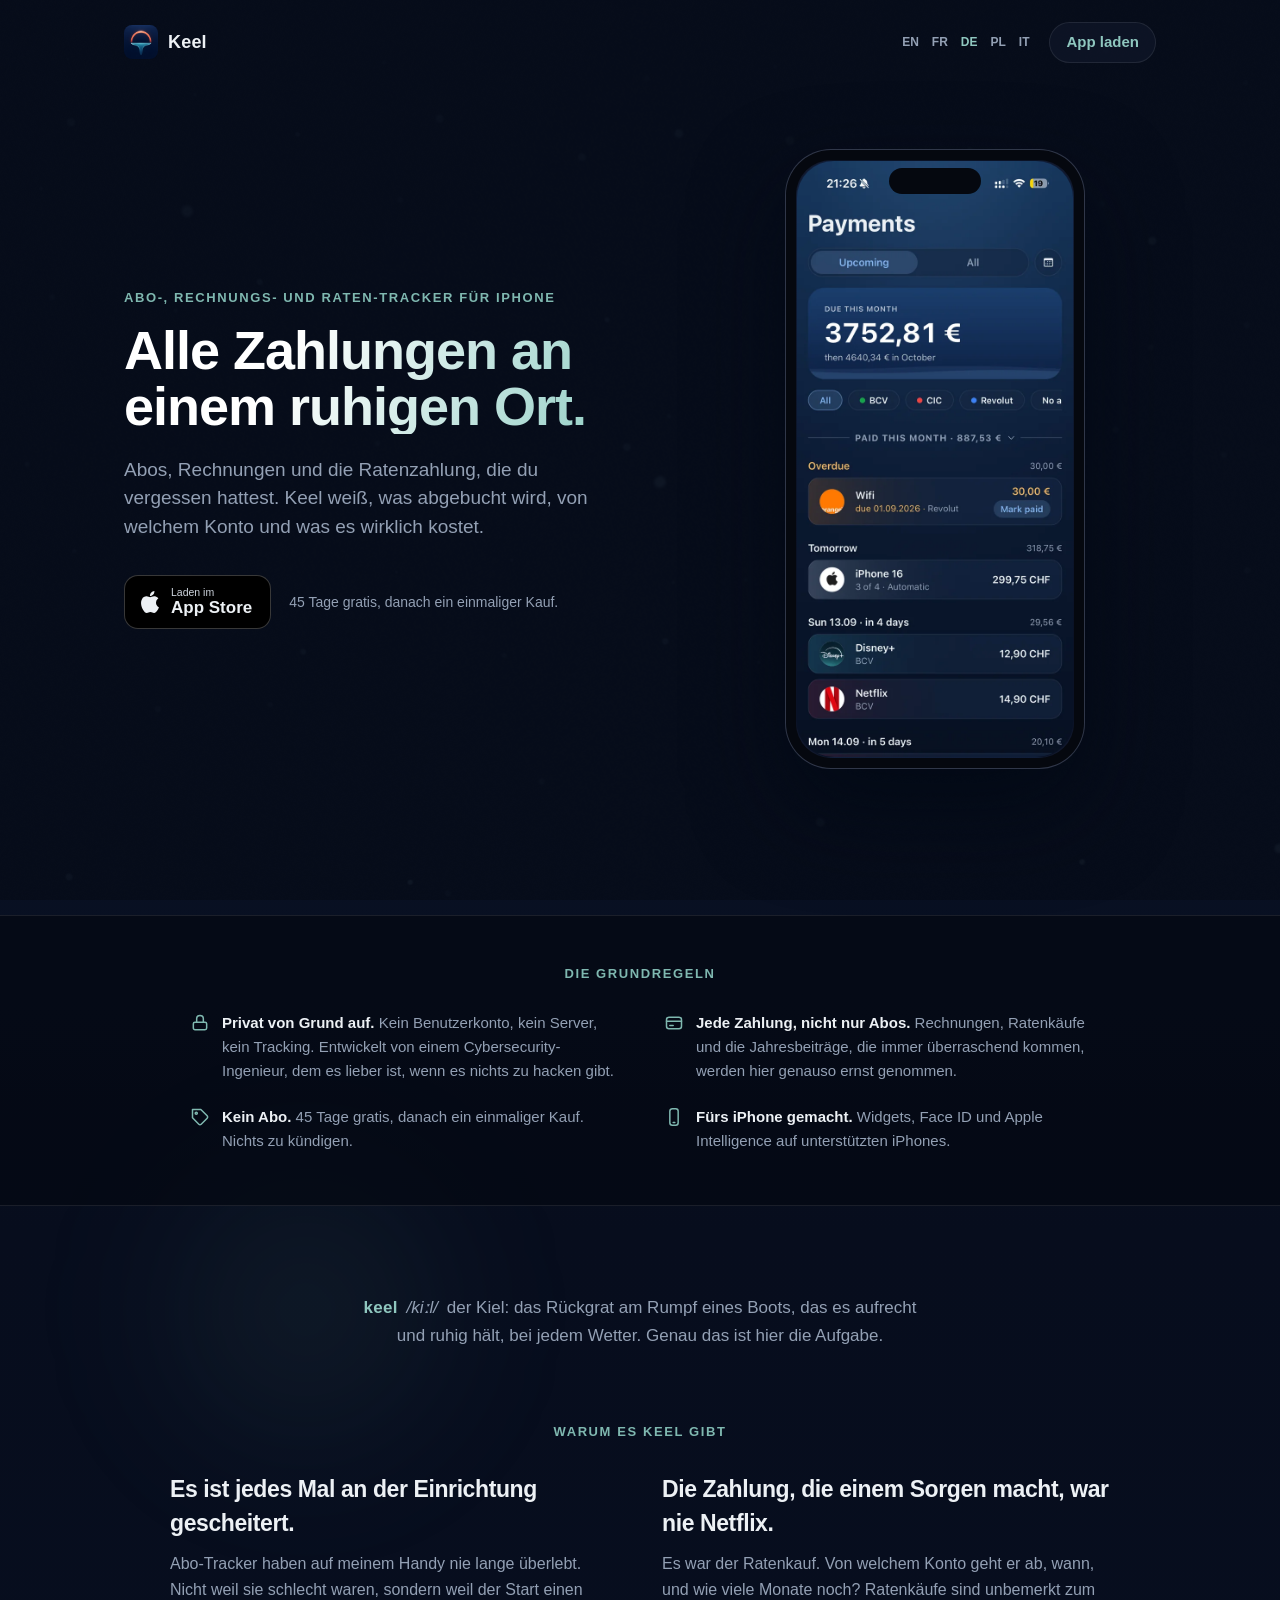
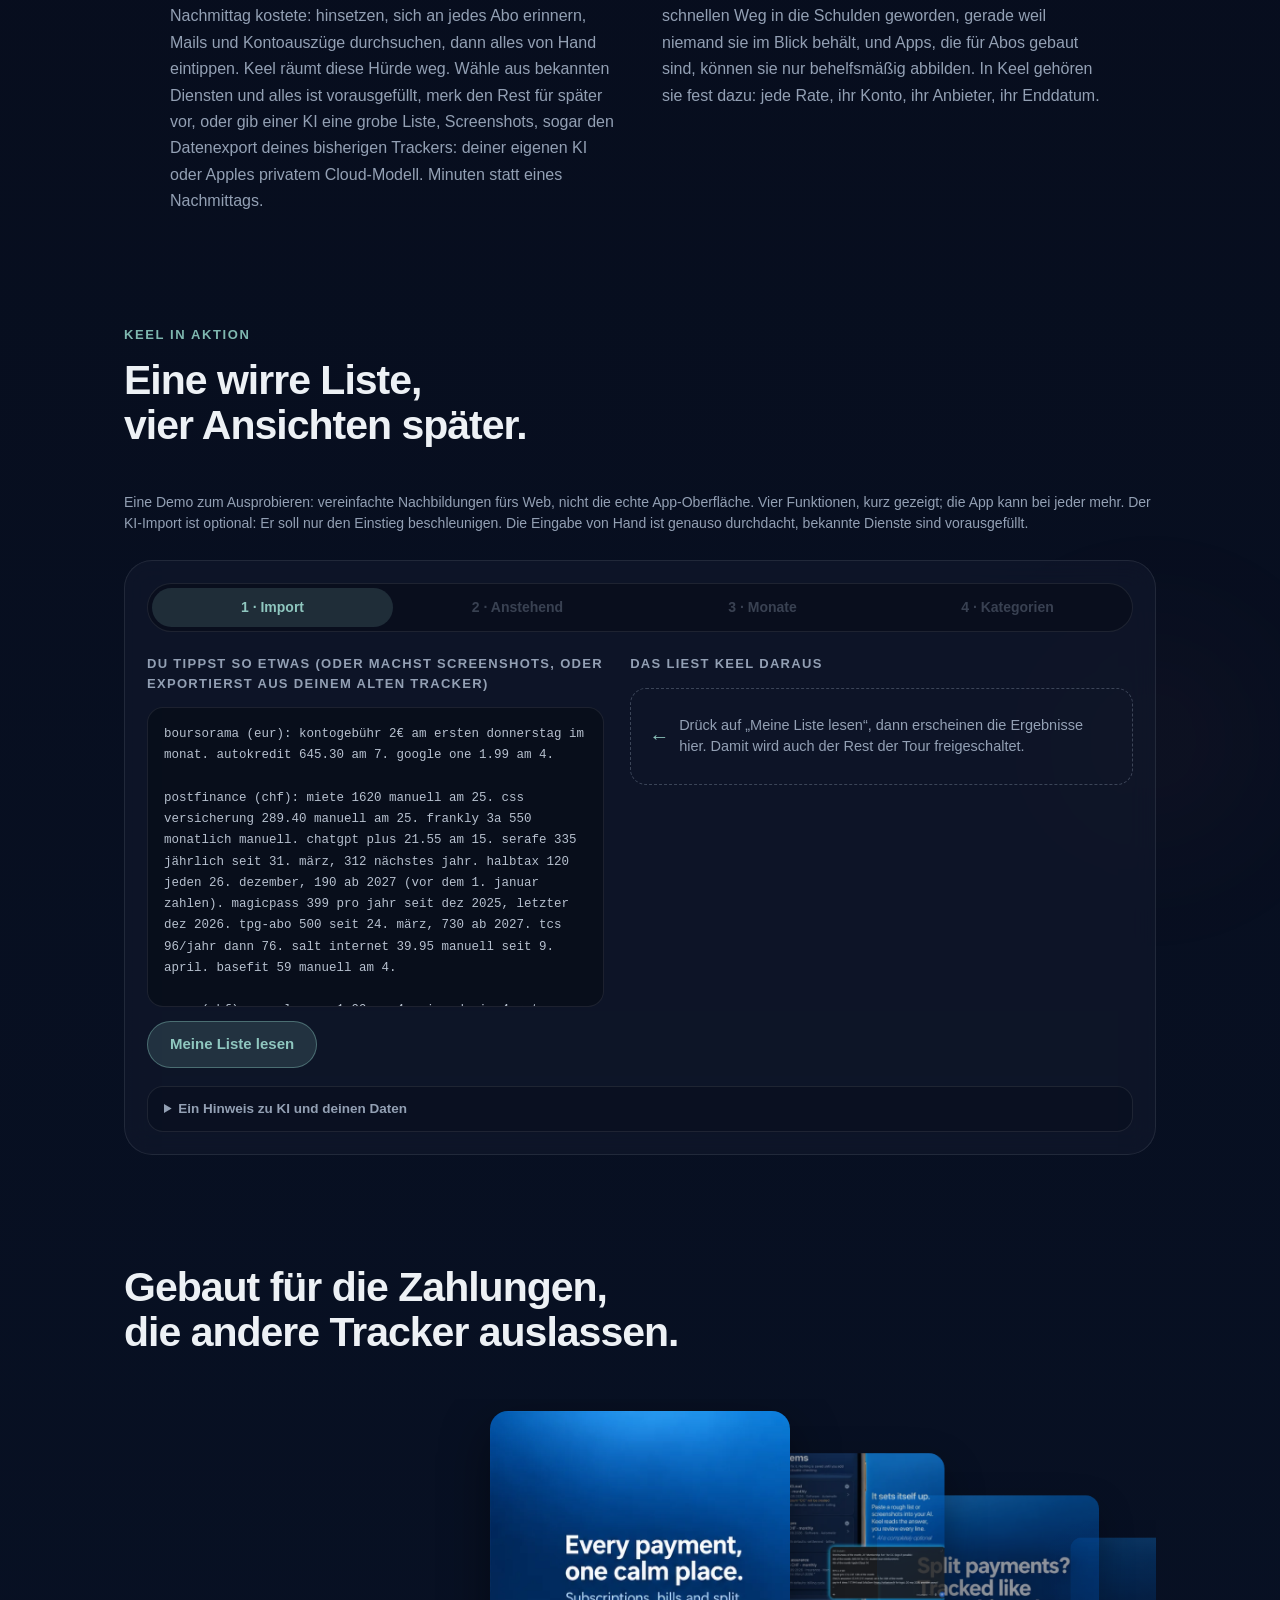
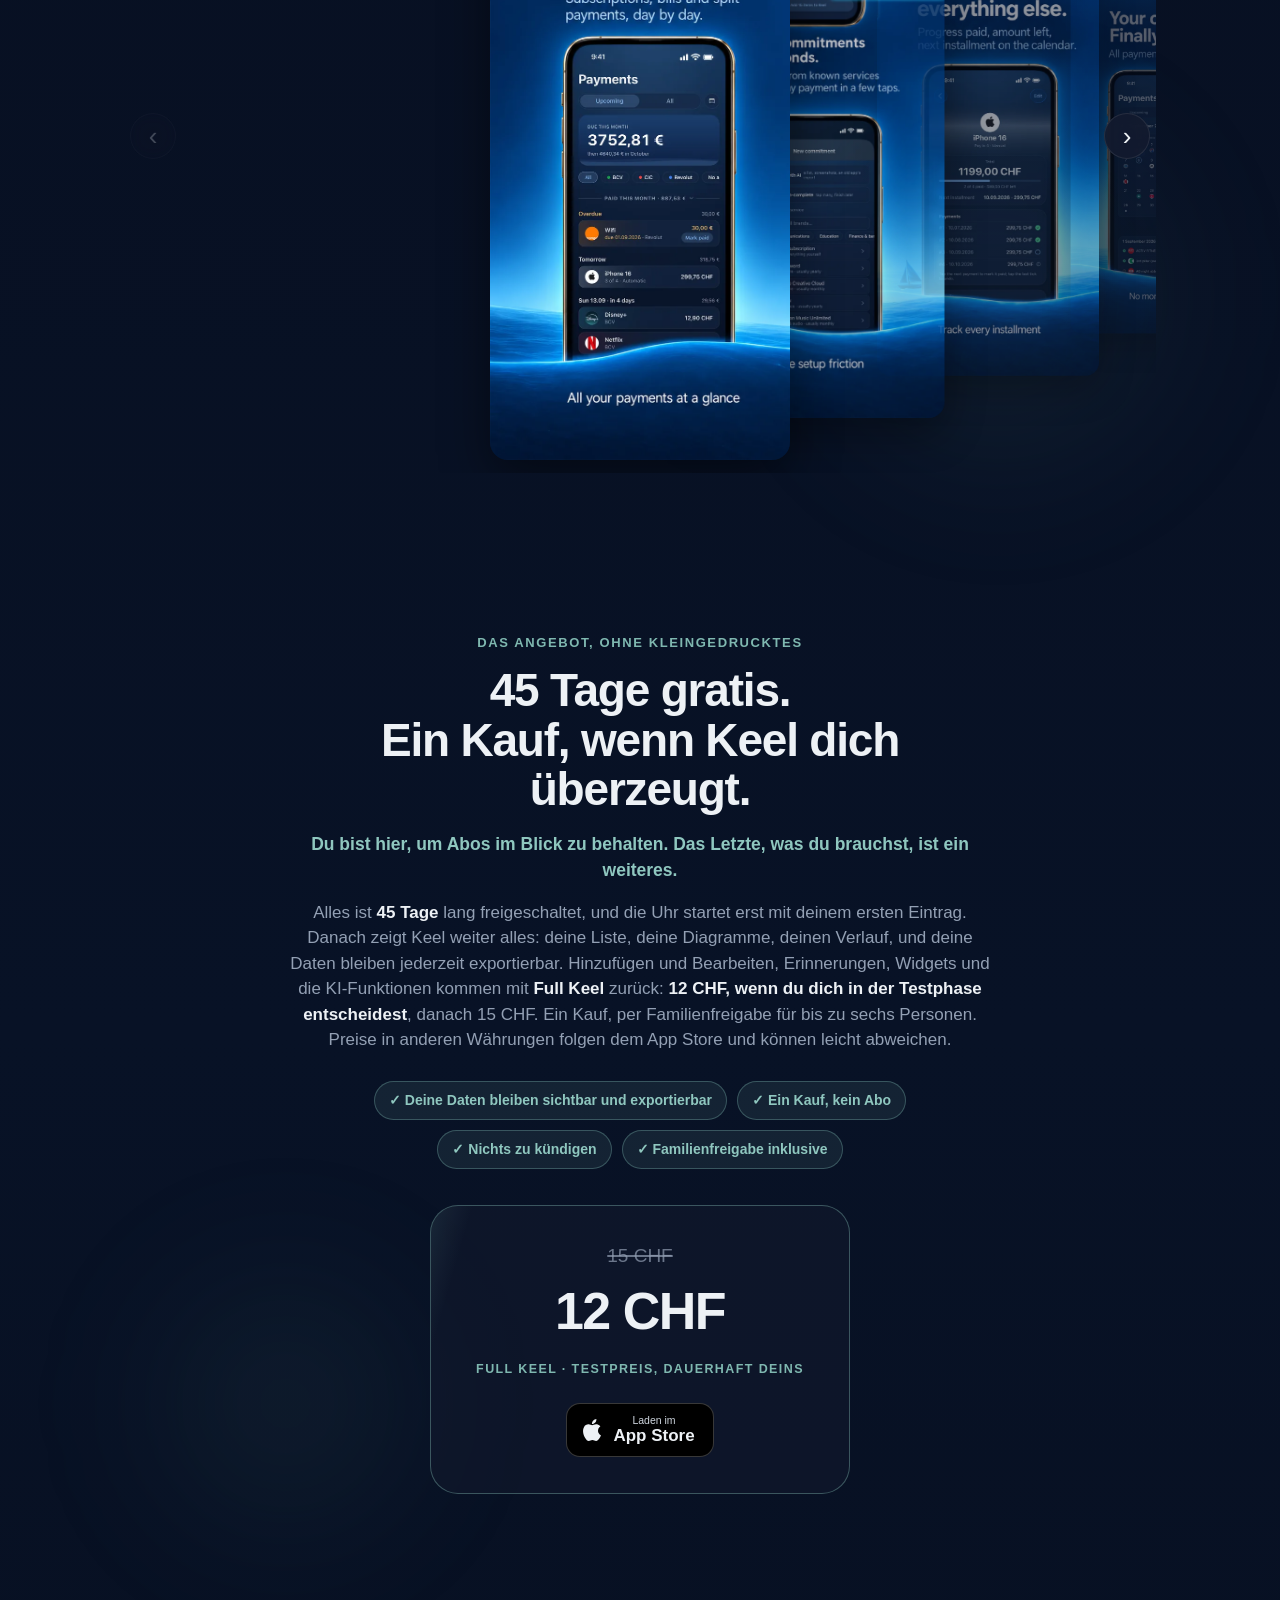
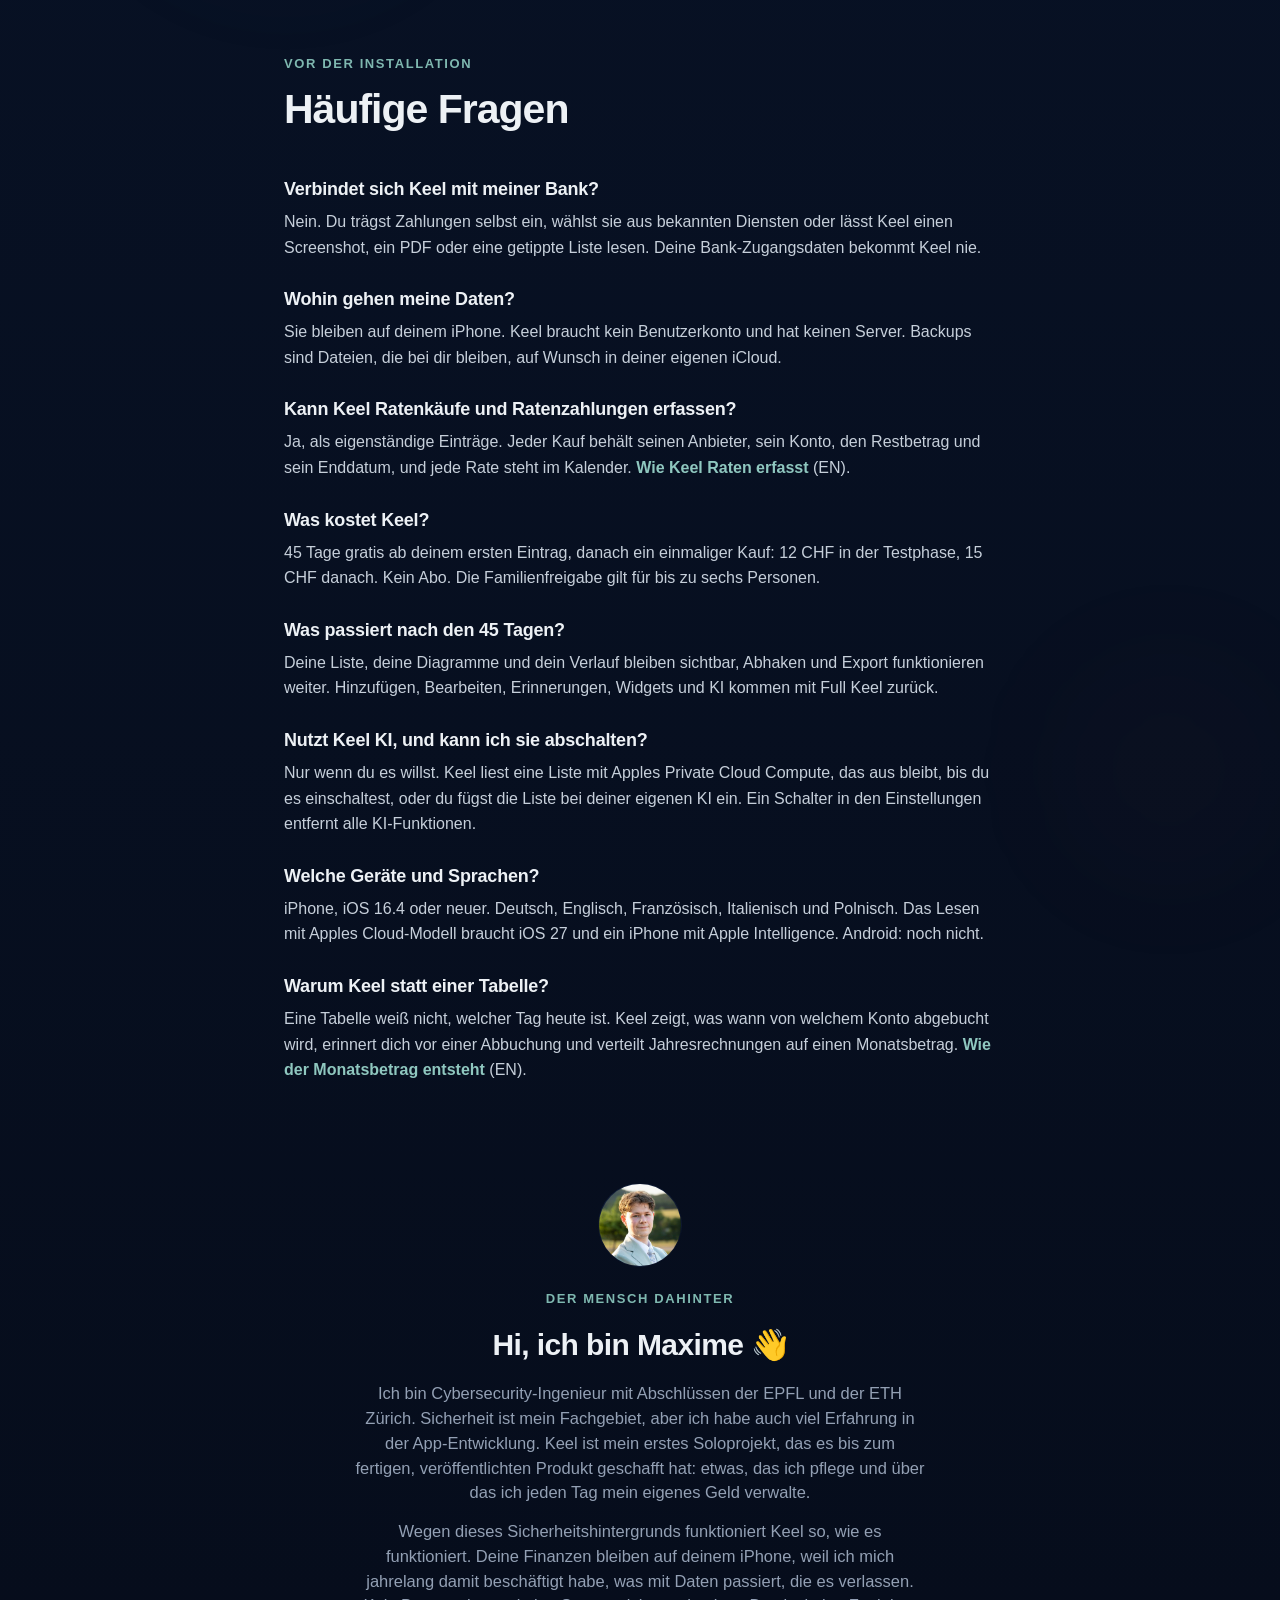
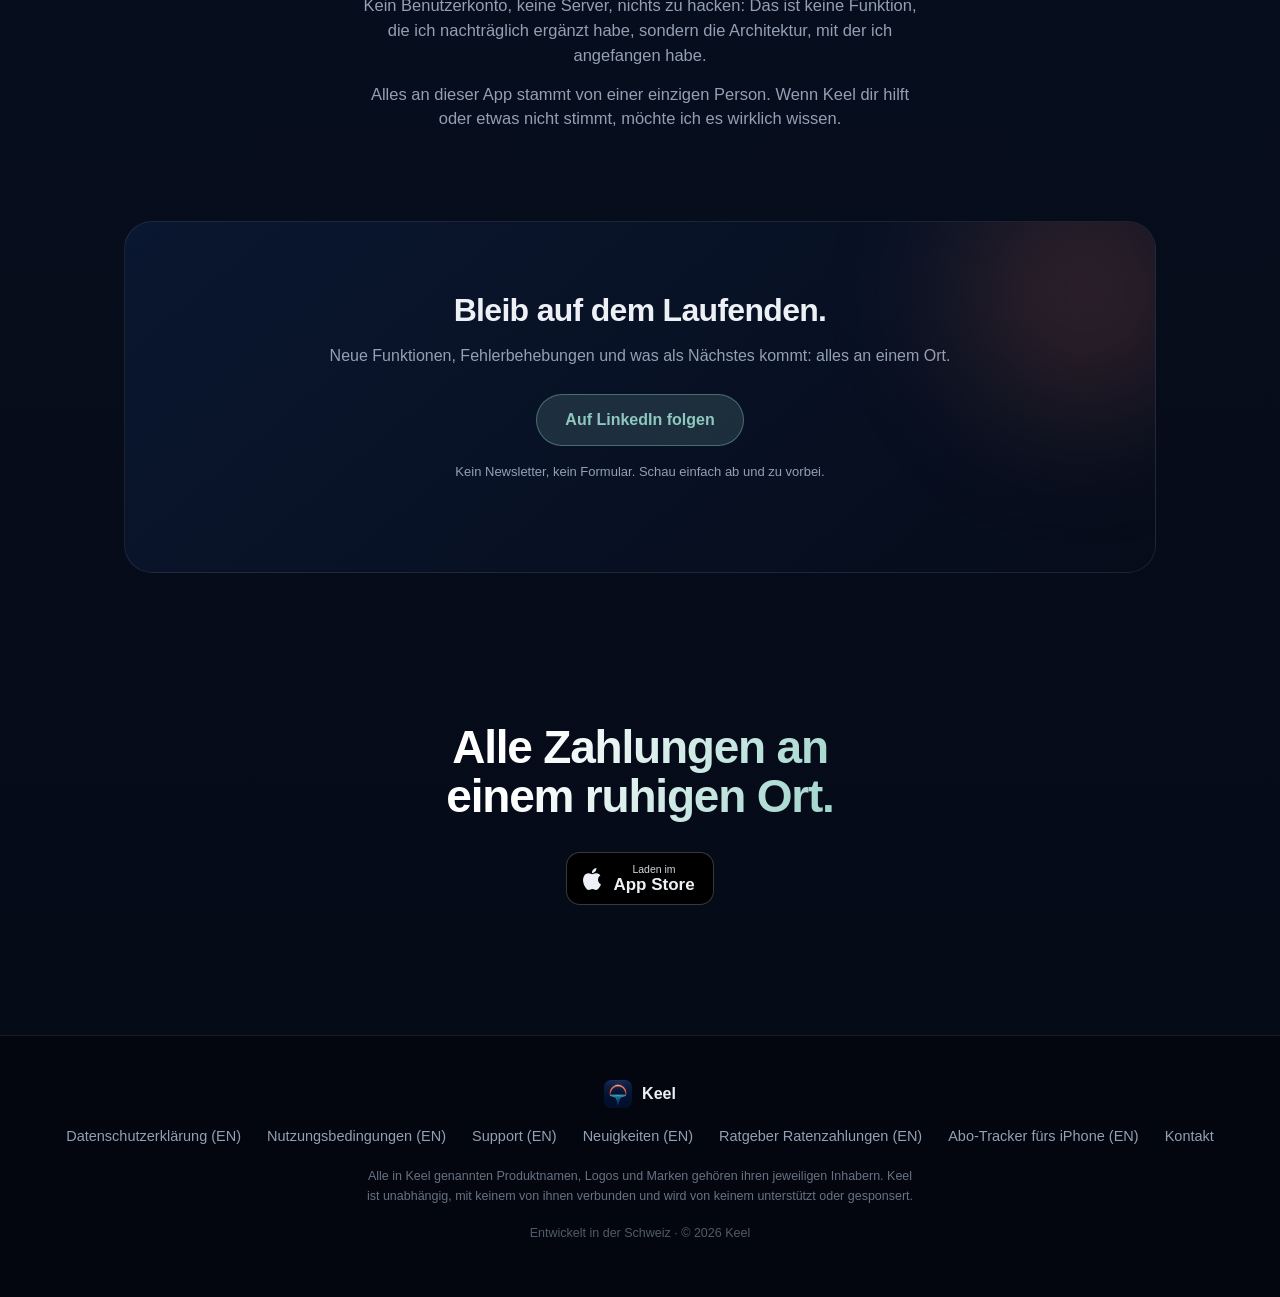
<file: de/index.html>
<!doctype html>
<html lang="de">
<head>
  <meta charset="utf-8" />
  <meta name="viewport" content="width=device-width, initial-scale=1" />
  <title>Keel: Abo-, Rechnungs- und Raten-Tracker für iPhone</title>
  <meta name="description" content="Keel behält Abos, Rechnungen und Ratenzahlungen im Blick: was abgebucht wird, von welchem Konto und was es wirklich kostet. Ohne Benutzerkonto, ohne Server. 45 Tage gratis, danach ein einmaliger Kauf." />
  <meta property="og:title" content="Keel: Alle Zahlungen an einem ruhigen Ort." />
  <meta property="og:type" content="website" />
  <meta property="og:url" content="https://keel-app.ch/de/" />
  <meta property="og:site_name" content="Keel" />
  <meta property="og:locale" content="de_DE" />
  <meta property="og:description" content="Alle Zahlungen an einem ruhigen Ort. Privat von Grund auf." />
  <meta property="og:image" content="https://keel-app.ch/assets/og.png" />
  <meta name="twitter:card" content="summary_large_image" />
  <meta name="twitter:title" content="Keel: Alle Zahlungen an einem ruhigen Ort." />
  <meta name="twitter:description" content="Alle Zahlungen an einem ruhigen Ort. Privat von Grund auf." />
  <meta name="twitter:image" content="https://keel-app.ch/assets/og.png" />
  <link rel="icon" href="../assets/icon-96.png" sizes="96x96" />
  <link rel="apple-touch-icon" href="../assets/icon-180.png" />
  <meta name="apple-itunes-app" content="app-id=6792831014, app-argument=https://keel-app.ch/de/" />
  <link rel="preload" as="image" href="../assets/screen-upcoming.webp" fetchpriority="high" />
  <link rel="canonical" href="https://keel-app.ch/de/" />
  <link rel="alternate" hreflang="en" href="https://keel-app.ch/" />
  <link rel="alternate" hreflang="fr" href="https://keel-app.ch/fr/" />
  <link rel="alternate" hreflang="de" href="https://keel-app.ch/de/" />
  <link rel="alternate" hreflang="pl" href="https://keel-app.ch/pl/" />
  <link rel="alternate" hreflang="it" href="https://keel-app.ch/it/" />
  <link rel="alternate" hreflang="x-default" href="https://keel-app.ch/" />
  <link rel="stylesheet" href="../styles.css" />
  <script type="application/ld+json">
  {
    "@context": "https://schema.org",
    "@graph": [
      {
        "@type": "MobileApplication",
        "@id": "https://keel-app.ch/#app",
        "name": "Keel",
        "alternateName": "Keel: Subscription Tracker",
        "url": "https://keel-app.ch/de/",
        "sameAs": "https://apps.apple.com/app/id6792831014",
        "installUrl": "https://apps.apple.com/app/id6792831014",
        "inLanguage": [
          "en",
          "fr",
          "de",
          "it",
          "pl"
        ],
        "operatingSystem": "iOS 16.4 or later",
        "applicationCategory": "FinanceApplication",
        "description": "Keel behält Abos, Rechnungen und Ratenzahlungen im Blick: was abgebucht wird, von welchem Konto und was es wirklich kostet. Ohne Benutzerkonto, ohne Server. 45 Tage gratis, danach ein einmaliger Kauf.",
        "image": "https://keel-app.ch/assets/og.png",
        "author": {
          "@id": "https://keel-app.ch/#maxime"
        },
        "publisher": {
          "@id": "https://keel-app.ch/#org"
        },
        "offers": [
          {
            "@type": "Offer",
            "name": "Free for 45 days",
            "price": "0",
            "priceCurrency": "CHF"
          },
          {
            "@type": "Offer",
            "name": "Full Keel, during the trial",
            "price": "12",
            "priceCurrency": "CHF"
          },
          {
            "@type": "Offer",
            "name": "Full Keel",
            "price": "15",
            "priceCurrency": "CHF"
          }
        ]
      },
      {
        "@type": "Organization",
        "@id": "https://keel-app.ch/#org",
        "name": "Keel",
        "url": "https://keel-app.ch/",
        "logo": "https://keel-app.ch/assets/icon-180.png",
        "email": "contactkeel@protonmail.com",
        "foundingLocation": {
          "@type": "Country",
          "name": "Switzerland"
        },
        "founder": {
          "@id": "https://keel-app.ch/#maxime"
        },
        "sameAs": [
          "https://apps.apple.com/app/id6792831014",
          "https://www.linkedin.com/in/maxime-teuber-ba18732b0/"
        ]
      },
      {
        "@type": "Person",
        "@id": "https://keel-app.ch/#maxime",
        "name": "Maxime Teuber",
        "jobTitle": "Cybersecurity engineer",
        "alumniOf": [
          {
            "@type": "CollegeOrUniversity",
            "name": "EPFL"
          },
          {
            "@type": "CollegeOrUniversity",
            "name": "ETH Zürich"
          }
        ],
        "sameAs": [
          "https://www.linkedin.com/in/maxime-teuber-ba18732b0/"
        ]
      },
      {
        "@type": "WebSite",
        "@id": "https://keel-app.ch/#site",
        "url": "https://keel-app.ch/",
        "name": "Keel",
        "inLanguage": "de",
        "publisher": {
          "@id": "https://keel-app.ch/#org"
        }
      }
    ]
  }
  </script>
</head>
<body>

  <!-- Ambient stage: the app's aura, in CSS. -->
  <div class="aura" aria-hidden="true">
    <div class="glow glow-surface"></div>
    <div class="glow g1"></div>
    <div class="glow g2"></div>
    <div class="glow g3"></div>
    <div class="glow g4"></div>
    <div class="glow g5"></div>
    <div class="glow g6"></div>
    <div class="glow g7"></div>
    <div class="glow glow-floor"></div>
  </div>

  <header class="top">
    <a class="brand" href="#top">
      <img src="../assets/icon-96.png" alt="" width="34" height="34" />
      <span>Keel</span>
    </a>
    <div class="top-right">
      <nav class="langs" aria-label="Sprache">
        <a href="../" lang="en">EN</a>
        <a href="../fr/" lang="fr">FR</a>
        <a href="./" class="active" aria-current="page">DE</a>
        <a href="../pl/" lang="pl">PL</a>
        <a href="../it/" lang="it">IT</a>
      </nav>
      <a class="top-cta" href="#get">App laden</a>
    </div>
  </header>

  <main id="top">

    <!-- ============================== HERO ============================== -->
    <section class="hero">
      <div class="hero-copy" data-reveal>
        <p class="eyebrow">Abo-, Rechnungs- und Raten-Tracker für iPhone</p>
        <h1>Alle Zahlungen an einem ruhigen Ort.</h1>
        <p class="lede">
          Abos, Rechnungen und die Ratenzahlung, die du vergessen hattest.
          Keel weiß, was abgebucht wird, von welchem Konto und was es wirklich
          kostet.
        </p>
        <div class="hero-actions">
          <a class="store-badge" href="https://apps.apple.com/app/id6792831014" target="_blank" rel="noopener" aria-label="Im App Store laden">
            <span class="store-badge-mark" aria-hidden="true"><svg viewBox="0 0 24 24" width="22" height="22" fill="currentColor" focusable="false"><path d="M12.152 6.896c-.948 0-2.415-1.078-3.96-1.04-2.04.027-3.91 1.183-4.961 3.014-2.117 3.675-.546 9.103 1.519 12.09 1.013 1.454 2.208 3.09 3.792 3.039 1.52-.065 2.09-.987 3.935-.987 1.831 0 2.35.987 3.96.948 1.637-.026 2.676-1.48 3.676-2.948 1.156-1.688 1.636-3.325 1.662-3.415-.039-.013-3.182-1.221-3.22-4.857-.026-3.04 2.48-4.494 2.597-4.559-1.429-2.09-3.623-2.324-4.39-2.376-2-.156-3.675 1.09-4.61 1.09zM15.53 3.83c.843-1.012 1.4-2.427 1.245-3.83-1.207.052-2.662.805-3.532 1.818-.78.896-1.454 2.338-1.273 3.714 1.338.104 2.715-.688 3.559-1.701"/></svg></span>
            <span class="store-badge-text"><small>Laden im</small>App Store</span>
          </a>
          <span class="hero-note">45 Tage gratis, danach ein einmaliger Kauf.</span>
        </div>
      </div>

      <div class="hero-device" data-reveal data-reveal-delay="1">
        <div class="device" id="tilt-device">
          <div class="device-notch" aria-hidden="true"></div>
          <div class="device-screen ph">
            <img src="../assets/screen-upcoming.webp" fetchpriority="high" width="640" height="1391" alt="Die anstehenden Zahlungen in Keel" onerror="this.remove()" />
            <span class="ph-label">Screenshot<br/>Zahlungen · Anstehend</span>
          </div>
        </div>
      </div>
    </section>

    <!-- Waterline -->
    <div class="waterline" aria-hidden="true">
      <svg viewBox="0 0 1440 90" preserveAspectRatio="none">
        <path class="wave wave-back"
          d="M0,52 C120,38 240,66 360,52 C480,38 600,66 720,52 C840,38 960,66 1080,52 C1200,38 1320,66 1440,52 L1440,90 L0,90 Z" />
        <path class="wave wave-front"
          d="M0,60 C160,48 320,72 480,60 C640,48 800,72 960,60 C1120,48 1280,72 1440,60 L1440,90 L0,90 Z" />
      </svg>
    </div>

    <!-- ========================== TRUST STRIP =========================== -->
    <section class="trust">
      <p class="eyebrow trust-kicker" data-reveal>Die Grundregeln</p>
      <div class="trust-inner">
        <p class="vow" data-reveal><span class="vow-icon" aria-hidden="true"><svg viewBox="0 0 24 24" fill="none" stroke="currentColor" stroke-width="1.8" stroke-linecap="round" stroke-linejoin="round"><rect x="4" y="11" width="16" height="9" rx="2"/><path d="M8 11V7a4 4 0 0 1 8 0v4"/></svg></span><span><strong>Privat von Grund auf.</strong> Kein Benutzerkonto, kein Server, kein Tracking. Entwickelt von einem Cybersecurity-Ingenieur, dem es lieber ist, wenn es nichts zu hacken gibt.</span></p>
        <p class="vow" data-reveal data-reveal-delay="1"><span class="vow-icon" aria-hidden="true"><svg viewBox="0 0 24 24" fill="none" stroke="currentColor" stroke-width="1.8" stroke-linecap="round" stroke-linejoin="round"><rect x="3" y="5" width="18" height="14" rx="3"/><path d="M3 10h18"/><path d="M7 15h4"/></svg></span><span><strong>Jede Zahlung, nicht nur Abos.</strong> Rechnungen, Ratenkäufe und die Jahresbeiträge, die immer überraschend kommen, werden hier genauso ernst genommen.</span></p>
        <p class="vow" data-reveal data-reveal-delay="1"><span class="vow-icon" aria-hidden="true"><svg viewBox="0 0 24 24" fill="none" stroke="currentColor" stroke-width="1.8" stroke-linecap="round" stroke-linejoin="round"><path d="M20.6 13.4 13.4 20.6a2 2 0 0 1-2.8 0L3 13V3h10l7.6 7.6a2 2 0 0 1 0 2.8Z"/><circle cx="7.5" cy="7.5" r="1.3"/></svg></span><span><strong>Kein Abo.</strong> 45 Tage gratis, danach ein einmaliger Kauf. Nichts zu kündigen.</span></p>
        <p class="vow" data-reveal data-reveal-delay="2"><span class="vow-icon" aria-hidden="true"><svg viewBox="0 0 24 24" fill="none" stroke="currentColor" stroke-width="1.8" stroke-linecap="round" stroke-linejoin="round"><rect x="7" y="2" width="10" height="20" rx="3"/><path d="M11 18.5h2"/></svg></span><span><strong>Fürs iPhone gemacht.</strong> Widgets, Face ID und Apple Intelligence auf unterstützten iPhones.</span></p>
      </div>
    </section>

    <!-- Der Name, erklärt. -->
    <section class="name-note" data-reveal>
      <p>
        <span class="name-word">keel</span> <span class="name-pron">/ki&#720;l/</span>
        <span class="name-def">der Kiel: das Rückgrat am Rumpf eines Boots, das es aufrecht und ruhig
        hält, bei jedem Wetter. Genau das ist hier die Aufgabe.</span>
      </p>
    </section>

    <!-- ============================ THE STORY ============================ -->
    <section class="story">
      <p class="eyebrow" data-reveal>Warum es Keel gibt</p>
      <div class="story-cols">
        <article data-reveal>
          <h3>Es ist jedes Mal an der Einrichtung gescheitert.</h3>
          <p>
            Abo-Tracker haben auf meinem Handy nie lange überlebt. Nicht weil
            sie schlecht waren, sondern weil der Start einen Nachmittag
            kostete: hinsetzen, sich an jedes Abo erinnern, Mails und
            Kontoauszüge durchsuchen, dann alles von Hand eintippen. Keel
            räumt diese Hürde weg. Wähle aus bekannten Diensten und alles ist
            vorausgefüllt, merk den Rest für später vor, oder gib einer KI
            eine grobe Liste, Screenshots, sogar den Datenexport deines
            bisherigen Trackers: deiner eigenen KI oder Apples privatem
            Cloud-Modell. Minuten statt eines Nachmittags.
          </p>
        </article>
        <article data-reveal data-reveal-delay="1">
          <h3>Die Zahlung, die einem Sorgen macht, war nie Netflix.</h3>
          <p>
            Es war der Ratenkauf. Von welchem Konto geht er ab, wann, und wie
            viele Monate noch? Ratenkäufe sind unbemerkt zum schnellen Weg in
            die Schulden geworden, gerade weil niemand sie im Blick behält,
            und Apps, die für Abos gebaut sind, können sie nur behelfsmäßig
            abbilden. In Keel gehören sie fest dazu: jede Rate, ihr Konto,
            ihr Anbieter, ihr Enddatum.
          </p>
        </article>
      </div>
    </section>

    <!-- ========================= INTERACTIVE TOUR ======================== -->
    <section class="tour" id="tour">
      <p class="eyebrow" data-reveal>Keel in Aktion</p>
      <h2 class="section-title tour-title" data-reveal>Eine wirre Liste,<br />vier Ansichten später.</h2>
      <p class="tour-disclaimer" data-reveal>
        Eine Demo zum Ausprobieren: vereinfachte Nachbildungen fürs Web,
        nicht die echte App-Oberfläche. Vier Funktionen, kurz gezeigt; die
        App kann bei jeder mehr. Der KI-Import ist optional: Er soll nur den
        Einstieg beschleunigen. Die Eingabe von Hand ist genauso durchdacht,
        bekannte Dienste sind vorausgefüllt.
      </p>

      <div class="tour-shell" data-reveal>
        <div class="tour-tabs" role="tablist">
          <button class="tour-tab active" data-step="0" role="tab">1 · Import</button>
          <button class="tour-tab locked" data-step="1" role="tab">2 · Anstehend</button>
          <button class="tour-tab locked" data-step="2" role="tab">3 · Monate</button>
          <button class="tour-tab locked" data-step="3" role="tab">4 · Kategorien</button>
        </div>

        <!-- STEP 1 -->
        <div class="tour-panel active" data-panel="0">
          <div class="tour-import">
            <div class="tour-import-in">
              <p class="tour-label">Du tippst so etwas (oder machst Screenshots, oder exportierst aus deinem alten Tracker)</p>
              <div class="rough">boursorama (eur): kontogebühr 2&euro; am ersten donnerstag im monat. autokredit 645.30 am 7. google one 1.99 am 4.<br /><br />
postfinance (chf): miete 1620 manuell am 25. css versicherung 289.40 manuell am 25. frankly 3a 550 monatlich manuell. chatgpt plus 21.55 am 15. serafe 335 jährlich seit 31. märz, 312 nächstes jahr. halbtax 120 jeden 26. dezember, 190 ab 2027 (vor dem 1. januar zahlen). magicpass 399 pro jahr seit dez 2025, letzter dez 2026. tpg-abo 500 seit 24. märz, 730 ab 2027. tcs 96/jahr dann 76. salt internet 39.95 manuell seit 9. april. basefit 59 manuell am 4.<br /><br />
neon (chf): google one 1.99 am 4. airpods in 4 raten 179&euro; via paypal ab 20. mai. custom-tastatur in 4 raten 1560 hkd ab 29. april.</div>
              <button class="tour-read" id="tour-read">Meine Liste lesen</button>
            </div>
            <div class="tour-import-out" id="tour-out" aria-live="polite">
              <p class="tour-label">Das liest Keel daraus <span class="tour-count" id="tour-count"></span></p>
              <div class="tour-waiting" id="tour-waiting">
                <span class="tw-arrow tw-left" aria-hidden="true">&#8592;</span>
                <span class="tw-arrow tw-up" aria-hidden="true">&#8593;</span>
                Drück auf „Meine Liste lesen“, dann erscheinen die Ergebnisse hier.
                Damit wird auch der Rest der Tour freigeschaltet.
              </div>
              <div class="parsed" id="parsed-cards">
                <div class="parsed-card">
                  <div class="mini-row"><span class="mini-dot" style="background:#4E79A7"></span><span class="mini-name">Miete</span><span class="mini-amount">CHF 1620</span></div>
                  <div class="field-chips"><span>manuell</span><span>am 25.</span><span>PostFinance</span></div>
                </div>
                <div class="parsed-card">
                  <div class="mini-row"><span class="mini-dot" style="background:#B56576"></span><span class="mini-name">SERAFE</span><span class="mini-amount">CHF 335 / Jahr</span></div>
                  <div class="field-chips"><span>manuell</span><span>jährlich · 31. März</span><span class="chip-change">312 ab 2027</span></div>
                </div>
                <div class="parsed-card">
                  <div class="mini-row"><span class="mini-dot" style="background:#E8735A"></span><span class="mini-name">AirPods · PayPal</span><span class="mini-amount">4 &times; 44,75 &euro;</span></div>
                  <div class="field-chips"><span>automatisch</span><span>Ratenzahlung</span><span>ab 20. Mai</span><span>Neon</span></div>
                </div>
                <div class="parsed-card">
                  <div class="mini-row"><span class="mini-dot" style="background:#C9A66B"></span><span class="mini-name">Custom-Tastatur · 4 Raten</span><span class="mini-amount">HKD 1560</span></div>
                  <div class="field-chips"><span>automatisch</span><span class="chip-change">&asymp; 44,43 &euro; / Rate</span><span>ab 29. April</span></div>
                </div>
                <div class="parsed-card">
                  <div class="mini-row"><span class="mini-dot" style="background:#EB0000"></span><span class="mini-name">Halbtax</span><span class="mini-amount">CHF 120 / Jahr</span></div>
                  <div class="field-chips"><span>manuell</span><span>26. Dez.</span><span class="chip-change">190 ab 2027</span><span>Notiz: vor dem 1. Jan. zahlen</span></div>
                </div>
                <div class="parsed-card parsed-more">&hellip;und die anderen 12, genauso gelesen</div>
              </div>
              <p class="tour-foot">Du prüfst jeden Eintrag, bevor er gespeichert wird.</p>
            </div>
          </div>
          <details class="ai-note">
            <summary>Ein Hinweis zu KI und deinen Daten</summary>
            <p>KI ist in Keel optional und bleibt aus, bis du sie nutzt. Der Weg, den wir heute empfehlen, führt über eine KI, der du ohnehin vertraust (ChatGPT, Claude, Gemini). Keel ist nicht mit ihr verbunden: Die App gibt dir fertige Anweisungen, du fügst sie bei deiner KI ein, dort, wo du sie sonst auch nutzt, und bringst ihre Antwort zurück. Deine Liste geht nur dorthin, wo du sie selbst hingibst, und es gelten die Bedingungen dieser KI: Nimm eine, der du vertraust, und lass weg, was du lieber für dich behältst.</p>
            <p>Keel kann eine Liste auch selbst lesen, mit Apples Cloud-Modell (Private Cloud Compute). Es bleibt aus, bis du es einschaltest, braucht eine Internetverbindung, und dein Text geht zum Lesen an Apple und kommt direkt zurück: Apple erklärt, dass dorthin gesendete Daten weder gespeichert werden noch für Apple zugänglich sind. Die App zeigt dir den Text vorher, entfernt Kartennummern, Referenzen und den persönlichen Teil von E-Mail-Adressen, und du kannst vor dem Senden alles streichen, was du willst.</p>
            <p>So oder so: Keel hat keinen Server und sieht deine Liste nie. Die App liest nur die Antwort, auf deinem iPhone, und du prüfst jeden Eintrag, bevor etwas gespeichert wird.</p>
            <p>Und wenn du gar keine KI willst: Ein Schalter in den Einstellungen entfernt alle KI-Funktionen und ihre Einstiege aus der App. Deine Daten und dein Verlauf bleiben unberührt.</p>
          </details>
        </div>

        <!-- STEP 2 -->
        <div class="tour-panel" data-panel="1">
          <p class="tour-label">Dieselbe Liste im Zeitverlauf · heute ist Sonntag, der 12. Juli</p>

          <div class="t-hero" id="t-hero">
            <span class="t-hero-label" id="t-hero-label">Diesen Monat fällig</span>
            <strong class="t-hero-amount" id="t-hero-amount">CHF 1991.91</strong>
            <span class="t-hero-sub" id="t-hero-sub">dann CHF 2674.09 im August</span>
          </div>

          <div class="acct-chips" id="acct-chips">
            <button class="acct-chip active" data-acct="all">Alle</button>
            <button class="acct-chip" data-acct="bour"><i style="background:#6C8EBF"></i>Boursorama</button>
            <button class="acct-chip" data-acct="post"><i style="background:#7FB8B0"></i>PostFinance</button>
            <button class="acct-chip" data-acct="neon"><i style="background:#C9A66B"></i>Neon</button>
          </div>

          <div class="upcoming" id="t-upcoming">
            <button class="fold-bar" data-fold="paid">
              <span>Diesen Monat bezahlt · CHF 39.95</span><span class="fold-chevron">&#8964;</span>
            </button>
            <div class="fold-body" data-fold-body="paid" hidden>
              <div class="up-row settled" id="row-salt" data-acct="post" data-amt="39.95" data-cur="chf"><span class="mini-dot" style="background:#9C8FC7"></span><span class="mini-name">Salt Home</span><span class="up-tag" data-was="fällig 9. Juli" data-over="1">bezahlt ✓</span><span class="mini-amount">CHF 39.95 · PostFinance</span><button class="mark-btn undo-btn" data-mark>Rückgängig</button></div>
            </div>

            <div class="up-section" data-section id="sec-overdue">
              <div class="up-day up-overdue">Überfällig <span class="up-day-total">CHF 289.40</span></div>
              <div class="up-row overdue" data-acct="post" data-amt="289.40" data-cur="chf"><span class="mini-dot" style="background:#B56576"></span><span class="mini-name">CSS Versicherung</span><span class="up-tag up-tag-over">fällig 9. Juli</span><span class="mini-amount">CHF 289.40 · PostFinance</span><button class="mark-btn" data-mark>Abhaken</button></div>
            </div>

            <div class="up-section" data-section>
              <div class="up-day">Mo. 20. Juli <span class="up-day-total">44,75 &euro;</span></div>
              <div class="up-row" data-acct="neon" data-amt="44.75" data-cur="eur"><span class="mini-dot" style="background:#E8735A"></span><span class="mini-name">AirPods · PayPal</span><span class="up-tag">3 von 4</span><span class="mini-amount">44,75 &euro; · Neon</span><span class="auto-note">automatisch</span></div>
            </div>

            <div class="up-section" data-section>
              <div class="up-day">Sa. 25. Juli <span class="up-day-total">CHF 1620</span></div>
              <div class="up-row" data-acct="post" data-amt="1620" data-cur="chf"><span class="mini-dot" style="background:#4E79A7"></span><span class="mini-name">Miete</span><span class="up-tag">manuell</span><span class="mini-amount">CHF 1620 · PostFinance</span><button class="mark-btn" data-mark>Abhaken</button></div>
            </div>

            <div class="up-section" data-section>
              <div class="up-day">Mi. 29. Juli <span class="up-day-total">44,42 &euro;</span></div>
              <div class="up-row" data-acct="neon" data-amt="44.42" data-cur="eur"><span class="mini-dot" style="background:#C9A66B"></span><span class="mini-name">Custom-Tastatur</span><span class="up-tag up-tag-last">4 von 4 · letzte</span><span class="mini-amount">44,42 &euro; · Neon</span><span class="auto-note">automatisch</span></div>
            </div>

            <button class="fold-bar" data-fold="next">
              <span>August 2026 · CHF 2674.09</span><span class="fold-chevron">&#8964;</span>
            </button>
            <div class="fold-body" data-fold-body="next" hidden>
              <div class="up-day">Di. 4. Aug.</div>
              <div class="up-row" data-acct="bour" data-amt="1.99" data-cur="eur"><span class="mini-dot" style="background:#4285F4"></span><span class="mini-name">Google One</span><span class="up-tag">auto</span><span class="mini-amount">1,99 &euro; · Boursorama</span></div>
              <div class="up-row" data-acct="neon" data-amt="1.99" data-cur="chf"><span class="mini-dot" style="background:#4285F4"></span><span class="mini-name">Google One</span><span class="up-tag">auto</span><span class="mini-amount">CHF 1.99 · Neon</span></div>
              <div class="up-row" data-acct="post" data-amt="59" data-cur="chf"><span class="mini-dot" style="background:#8FBC94"></span><span class="mini-name">Basefit</span><span class="up-tag">manuell</span><span class="mini-amount">CHF 59 · PostFinance</span></div>
              <div class="up-day">Do. 6. Aug.</div>
              <div class="up-row" data-acct="bour" data-amt="2" data-cur="eur"><span class="mini-dot" style="background:#6C8EBF"></span><span class="mini-name">Kontogebühr</span><span class="up-tag up-tag-anchor">erster Donnerstag</span><span class="mini-amount">2 &euro; · Boursorama</span></div>
              <div class="up-day">Fr. 7. Aug.</div>
              <div class="up-row" data-acct="bour" data-amt="645.30" data-cur="eur"><span class="mini-dot" style="background:#6C8EBF"></span><span class="mini-name">Autokredit</span><span class="up-tag">auto</span><span class="mini-amount">645,30 &euro; · Boursorama</span></div>
              <div class="up-day">So. 9. Aug.</div>
              <div class="up-row" data-acct="post" data-amt="39.95" data-cur="chf"><span class="mini-dot" style="background:#9C8FC7"></span><span class="mini-name">Salt Home</span><span class="up-tag">manuell</span><span class="mini-amount">CHF 39.95 · PostFinance</span></div>
              <div class="up-day">Sa. 15. Aug.</div>
              <div class="up-row" data-acct="post" data-amt="21.55" data-cur="chf"><span class="mini-dot" style="background:#74AA9C"></span><span class="mini-name">ChatGPT Plus</span><span class="up-tag">auto</span><span class="mini-amount">CHF 21.55 · PostFinance</span></div>
              <div class="up-day">Do. 20. Aug.</div>
              <div class="up-row" data-acct="neon" data-amt="44.75" data-cur="eur"><span class="mini-dot" style="background:#E8735A"></span><span class="mini-name">AirPods · PayPal</span><span class="up-tag up-tag-last">4 von 4 · letzte</span><span class="mini-amount">44,75 &euro; · Neon</span></div>
              <div class="up-day">Di. 25. Aug.</div>
              <div class="up-row" data-acct="post" data-amt="1620" data-cur="chf"><span class="mini-dot" style="background:#4E79A7"></span><span class="mini-name">Miete</span><span class="up-tag">manuell</span><span class="mini-amount">CHF 1620 · PostFinance</span></div>
              <div class="up-row" data-acct="post" data-amt="289.40" data-cur="chf"><span class="mini-dot" style="background:#B56576"></span><span class="mini-name">CSS Versicherung</span><span class="up-tag">manuell</span><span class="mini-amount">CHF 289.40 · PostFinance</span></div>
            </div>
          </div>
        </div>

        <!-- STEP 3 -->
        <div class="tour-panel" data-panel="2">
          <p class="tour-label">Jeder Monat, vergangen oder kommend. Tippe auf einen Balken.</p>
          <div class="tour-chart">
            <div>
              <div class="tbar-nav">
                <button id="tbar-prev" aria-label="Vorheriges Jahr">&#8249;</button>
                <strong id="tbar-window">Jul 2026 · Jun 2027</strong>
                <button id="tbar-next" aria-label="Nächstes Jahr">&#8250;</button>
              </div>
              <div class="tbars" id="tbars"></div>
              <p class="tour-hint-note"><em>Korallenrote Balken</em> markieren die teuersten Monate. Den Hinweis gibt es nur in dieser Demo: Die App hält ihre Diagramme schlicht und lässt die Zahlen sprechen.</p>
            </div>
            <div class="tbar-detail" id="tbar-detail">
              <p class="tour-foot">Tippe auf einen Balken, um seine Zahlungen zu sehen: bezahlt, noch fällig oder überfällig. Noch einmal tippen führt zurück. Die gestrichelte Linie ist der Monatsdurchschnitt.</p>
            </div>
          </div>
        </div>

        <!-- STEP 4 -->
        <div class="tour-panel" data-panel="3">
          <p class="tour-label">Wohin das Geld eines Monats wirklich geht</p>
          <div class="tour-donut">
            <div class="donut" id="donut">
              <div class="donut-center" id="donut-center"><strong>CHF 2753</strong><span>pro Monat, im Schnitt</span></div>
            </div>
            <ul class="donut-legend" id="donut-legend"></ul>
            <div class="donut-detail" id="donut-detail">
              <p class="tour-foot">Tippe auf ein Segment oder seine Zeile in der Legende, um zu sehen, was drinsteckt.</p>
            </div>
          </div>
          <p class="tour-foot">Jahreskosten sind hier auf zwölf Monate verteilt, damit eine jährliche Abbuchung in jedem Monat ihr wahres Gewicht zeigt. Befristete Ratenkäufe und das pausierte 3a bleiben außen vor: Das sind die monatlichen Fixkosten.</p>
        </div>
      </div>
    </section>

    <!-- ======================= APP STORE SLIDES ======================= -->
    <section class="features">
      <h2 class="section-title" data-reveal>Gebaut für die Zahlungen,<br />die andere Tracker auslassen.</h2>
      <div class="slideshow" id="slideshow" data-reveal tabindex="0" aria-roledescription="carousel">
        <button class="slide-nav slide-prev" id="slide-prev" aria-label="Vorherige Folie" disabled>&#8249;</button>
        <div class="slide-stage" id="slide-stage">
          <figure class="slide">
            <img src="../assets/slides/slide-01-payments.webp" alt="Die Zahlungsübersicht: was wann abgebucht wird" width="640" height="1385" loading="lazy" />
          </figure>
          <figure class="slide">
            <img src="../assets/slides/slide-02-setup-ai.webp" alt="In Minuten eingerichtet: Die KI liest deine grobe Liste" width="640" height="1385" loading="lazy" />
          </figure>
          <figure class="slide">
            <img src="../assets/slides/slide-03-split-payments.webp" alt="Ratenzahlungen, Rate für Rate" width="640" height="1385" loading="lazy" />
          </figure>
          <figure class="slide">
            <img src="../assets/slides/slide-04-calendar.webp" alt="Ein Monat Zahlungen im Kalender" width="640" height="1385" loading="lazy" />
          </figure>
          <figure class="slide">
            <img src="../assets/slides/slide-05-stay-aware.webp" alt="Erinnerungen, bevor etwas abgebucht wird" width="640" height="1385" loading="lazy" />
          </figure>
          <figure class="slide">
            <img src="../assets/slides/slide-06-insights.webp" alt="Analysen: Kategorien, Monate und was das Jahr wirklich kostet" width="640" height="1385" loading="lazy" />
          </figure>
          <figure class="slide">
            <img src="../assets/slides/slide-07-privacy.webp" alt="Privat von Grund auf: kein Benutzerkonto, kein Server" width="640" height="1385" loading="lazy" />
          </figure>
          <figure class="slide">
            <img src="../assets/slides/slide-08-pricing.webp" alt="45 Tage gratis, dann ein einmaliger Kauf" width="640" height="1385" loading="lazy" />
          </figure>
          <figure class="slide">
            <img src="../assets/slides/slide-09-harbor.webp" alt="Der Hafen: die Zahlungen deines Jahres als Schiffe" width="640" height="1385" loading="lazy" />
          </figure>
        </div>
        <button class="slide-nav slide-next" id="slide-next" aria-label="Nächste Folie">&#8250;</button>
      </div>
    </section>

    <!-- ============================ PROMISE ============================ -->
    <section class="promise" id="get">
      <p class="eyebrow" data-reveal>Das Angebot, ohne Kleingedrucktes</p>
      <h2 data-reveal>45 Tage gratis.<br />Ein Kauf, wenn Keel dich überzeugt.</h2>
      <p class="promise-lead" data-reveal>
        Du bist hier, um Abos im Blick zu behalten. Das Letzte, was du
        brauchst, ist ein weiteres.
      </p>
      <p class="promise-copy" data-reveal>
        Alles ist <strong>45 Tage</strong> lang freigeschaltet, und die Uhr
        startet erst mit deinem ersten Eintrag. Danach zeigt Keel weiter
        alles: deine Liste, deine Diagramme, deinen Verlauf, und deine
        Daten bleiben jederzeit exportierbar. Hinzufügen und Bearbeiten,
        Erinnerungen, Widgets und die KI-Funktionen kommen mit
        <strong>Full Keel</strong> zurück: <strong>12 CHF, wenn du dich
        in der Testphase entscheidest</strong>, danach 15 CHF. Ein Kauf, per Familienfreigabe für bis zu sechs Personen.
        Preise in anderen Währungen folgen dem App Store und können leicht
        abweichen.
      </p>
      <ul class="chips" data-reveal>
        <li>&#10003; Deine Daten bleiben sichtbar und exportierbar</li>
        <li>&#10003; Ein Kauf, kein Abo</li>
        <li>&#10003; Nichts zu kündigen</li>
        <li>&#10003; Familienfreigabe inklusive</li>
      </ul>
      <div class="price-card" data-reveal>
        <div class="price-sheen" aria-hidden="true"></div>
        <div class="price-was">15 CHF</div>
        <div class="price-amount">12 CHF</div>
        <div class="price-tag">Full Keel · Testpreis, dauerhaft deins</div>
        <a class="store-badge" href="https://apps.apple.com/app/id6792831014" target="_blank" rel="noopener">
          <span class="store-badge-mark" aria-hidden="true"><svg viewBox="0 0 24 24" width="22" height="22" fill="currentColor" focusable="false"><path d="M12.152 6.896c-.948 0-2.415-1.078-3.96-1.04-2.04.027-3.91 1.183-4.961 3.014-2.117 3.675-.546 9.103 1.519 12.09 1.013 1.454 2.208 3.09 3.792 3.039 1.52-.065 2.09-.987 3.935-.987 1.831 0 2.35.987 3.96.948 1.637-.026 2.676-1.48 3.676-2.948 1.156-1.688 1.636-3.325 1.662-3.415-.039-.013-3.182-1.221-3.22-4.857-.026-3.04 2.48-4.494 2.597-4.559-1.429-2.09-3.623-2.324-4.39-2.376-2-.156-3.675 1.09-4.61 1.09zM15.53 3.83c.843-1.012 1.4-2.427 1.245-3.83-1.207.052-2.662.805-3.532 1.818-.78.896-1.454 2.338-1.273 3.714 1.338.104 2.715-.688 3.559-1.701"/></svg></span>
          <span class="store-badge-text"><small>Laden im</small>App Store</span>
        </a>
      </div>
    </section>

    <!-- ============================== FAQ =============================== -->
    <section class="faq" id="faq">
      <p class="eyebrow" data-reveal>Vor der Installation</p>
      <h2 class="section-title" data-reveal>Häufige Fragen</h2>
      <div class="faq-list">
        <div class="faq-item" data-reveal>
          <h3>Verbindet sich Keel mit meiner Bank?</h3>
          <p>Nein. Du trägst Zahlungen selbst ein, wählst sie aus bekannten Diensten oder lässt Keel einen Screenshot, ein PDF oder eine getippte Liste lesen. Deine Bank-Zugangsdaten bekommt Keel nie.</p>
        </div>
        <div class="faq-item" data-reveal>
          <h3>Wohin gehen meine Daten?</h3>
          <p>Sie bleiben auf deinem iPhone. Keel braucht kein Benutzerkonto und hat keinen Server. Backups sind Dateien, die bei dir bleiben, auf Wunsch in deiner eigenen iCloud.</p>
        </div>
        <div class="faq-item" data-reveal>
          <h3>Kann Keel Ratenkäufe und Ratenzahlungen erfassen?</h3>
          <p>Ja, als eigenständige Einträge. Jeder Kauf behält seinen Anbieter, sein Konto, den Restbetrag und sein Enddatum, und jede Rate steht im Kalender. <a href="../installment-tracker/">Wie Keel Raten erfasst</a> (EN).</p>
        </div>
        <div class="faq-item" data-reveal>
          <h3>Was kostet Keel?</h3>
          <p>45 Tage gratis ab deinem ersten Eintrag, danach ein einmaliger Kauf: 12 CHF in der Testphase, 15 CHF danach. Kein Abo. Die Familienfreigabe gilt für bis zu sechs Personen.</p>
        </div>
        <div class="faq-item" data-reveal>
          <h3>Was passiert nach den 45 Tagen?</h3>
          <p>Deine Liste, deine Diagramme und dein Verlauf bleiben sichtbar, Abhaken und Export funktionieren weiter. Hinzufügen, Bearbeiten, Erinnerungen, Widgets und KI kommen mit Full Keel zurück.</p>
        </div>
        <div class="faq-item" data-reveal>
          <h3>Nutzt Keel KI, und kann ich sie abschalten?</h3>
          <p>Nur wenn du es willst. Keel liest eine Liste mit Apples Private Cloud Compute, das aus bleibt, bis du es einschaltest, oder du fügst die Liste bei deiner eigenen KI ein. Ein Schalter in den Einstellungen entfernt alle KI-Funktionen.</p>
        </div>
        <div class="faq-item" data-reveal>
          <h3>Welche Geräte und Sprachen?</h3>
          <p>iPhone, iOS 16.4 oder neuer. Deutsch, Englisch, Französisch, Italienisch und Polnisch. Das Lesen mit Apples Cloud-Modell braucht iOS 27 und ein iPhone mit Apple Intelligence. Android: noch nicht.</p>
        </div>
        <div class="faq-item" data-reveal>
          <h3>Warum Keel statt einer Tabelle?</h3>
          <p>Eine Tabelle weiß nicht, welcher Tag heute ist. Keel zeigt, was wann von welchem Konto abgebucht wird, erinnert dich vor einer Abbuchung und verteilt Jahresrechnungen auf einen Monatsbetrag. <a href="../yearly-costs-monthly/">Wie der Monatsbetrag entsteht</a> (EN).</p>
        </div>
      </div>
    </section>

    <!-- ============================= MAKER ============================= -->
    <section class="maker">
      <div class="maker-avatar ph" data-reveal>
        <img src="../assets/maker.jpg" alt="Maxime Teuber" width="256" height="256" onerror="this.remove()" />
        <span class="ph-label">Foto</span>
      </div>
      <p class="eyebrow" data-reveal>Der Mensch dahinter</p>
      <h2 data-reveal>Hi, ich bin Maxime &#128075;</h2>
      <p class="maker-copy" data-reveal>
        Ich bin Cybersecurity-Ingenieur mit Abschlüssen der EPFL und der ETH
        Zürich. Sicherheit ist mein Fachgebiet, aber ich habe auch viel
        Erfahrung in der App-Entwicklung. Keel ist mein erstes Soloprojekt,
        das es bis zum fertigen, veröffentlichten Produkt geschafft hat:
        etwas, das ich pflege und über das ich jeden Tag mein eigenes Geld
        verwalte.
      </p>
      <p class="maker-copy" data-reveal data-reveal-delay="1">
        Wegen dieses Sicherheitshintergrunds funktioniert Keel so, wie es
        funktioniert. Deine Finanzen bleiben auf deinem iPhone, weil ich mich
        jahrelang damit beschäftigt habe, was mit Daten passiert, die es
        verlassen. Kein Benutzerkonto, keine Server, nichts zu hacken: Das
        ist keine Funktion, die ich nachträglich ergänzt habe, sondern die
        Architektur, mit der ich angefangen habe.
      </p>
      <p class="maker-copy" data-reveal data-reveal-delay="2">
        Alles an dieser App stammt von einer einzigen Person. Wenn Keel dir
        hilft oder etwas nicht stimmt, möchte ich es wirklich wissen.
      </p>
    </section>

    <!-- ========================= STAY IN THE LOOP ======================= -->
    <section class="updates" id="updates">
      <div class="updates-card" data-reveal>
        <div class="updates-glow" aria-hidden="true"></div>
        <h2>Bleib auf dem Laufenden.</h2>
        <p>Neue Funktionen, Fehlerbehebungen und was als Nächstes kommt: alles an einem Ort.</p>
        <a class="updates-linkedin" href="https://www.linkedin.com/in/maxime-teuber-ba18732b0/" target="_blank" rel="noopener">
          Auf LinkedIn folgen
        </a>
        <p class="updates-note">Kein Newsletter, kein Formular. Schau einfach ab und zu vorbei.</p>
      </div>
    </section>

    <!-- ============================ CLOSING ============================ -->
    <section class="closing">
      <h2 data-reveal>Alle Zahlungen an einem ruhigen Ort.</h2>
      <a class="store-badge" href="https://apps.apple.com/app/id6792831014" target="_blank" rel="noopener" data-reveal>
        <span class="store-badge-mark" aria-hidden="true"><svg viewBox="0 0 24 24" width="22" height="22" fill="currentColor" focusable="false"><path d="M12.152 6.896c-.948 0-2.415-1.078-3.96-1.04-2.04.027-3.91 1.183-4.961 3.014-2.117 3.675-.546 9.103 1.519 12.09 1.013 1.454 2.208 3.09 3.792 3.039 1.52-.065 2.09-.987 3.935-.987 1.831 0 2.35.987 3.96.948 1.637-.026 2.676-1.48 3.676-2.948 1.156-1.688 1.636-3.325 1.662-3.415-.039-.013-3.182-1.221-3.22-4.857-.026-3.04 2.48-4.494 2.597-4.559-1.429-2.09-3.623-2.324-4.39-2.376-2-.156-3.675 1.09-4.61 1.09zM15.53 3.83c.843-1.012 1.4-2.427 1.245-3.83-1.207.052-2.662.805-3.532 1.818-.78.896-1.454 2.338-1.273 3.714 1.338.104 2.715-.688 3.559-1.701"/></svg></span>
        <span class="store-badge-text"><small>Laden im</small>App Store</span>
      </a>
    </section>

  </main>

  <footer class="footer">
    <div class="footer-brand">
      <img src="../assets/icon-96.png" alt="" width="28" height="28" />
      <span>Keel</span>
    </div>
    <nav class="footer-links">
      <a href="../privacy.html">Datenschutzerklärung (EN)</a>
      <a href="../terms.html">Nutzungsbedingungen (EN)</a>
      <a href="../support.html">Support (EN)</a>
      <a href="../changelog/">Neuigkeiten (EN)</a>
      <a href="../installment-tracker/">Ratgeber Ratenzahlungen (EN)</a>
      <a href="../subscription-tracker-iphone/">Abo-Tracker fürs iPhone (EN)</a>
      <a href="mailto:contactkeel@protonmail.com">Kontakt</a>
    </nav>
    <p class="footer-note">
      Alle in Keel genannten Produktnamen, Logos und Marken gehören ihren
      jeweiligen Inhabern. Keel ist unabhängig, mit keinem von ihnen
      verbunden und wird von keinem unterstützt oder gesponsert.
    </p>
    <p class="footer-fine">Entwickelt in der Schweiz &middot; &copy; <span id="year">2026</span> Keel</p>
  </footer>

  <script>
    window.KEEL_I18N = {
      strings: {
        readDone: "Gelesen",
        itemsRead: "· 17 Einträge gelesen",
        paidFold: "Diesen Monat bezahlt",
        nextFold: "August 2026",
        undo: "Rückgängig",
        markPaid: "Abhaken",
        paidTag: "bezahlt ✓",
        tbarHint: "Tippe auf einen Balken, um seine Zahlungen zu sehen: bezahlt, noch fällig oder überfällig. Noch einmal tippen führt zurück. Die gestrichelte Linie ist der Monatsdurchschnitt.",
        avg: "Ø ≈ CHF ",
        aboutFrancs: ", etwa {v} Franken",
        now: "jetzt",
        donutHint: "Tippe auf ein Segment oder seine Zeile in der Legende, um zu sehen, was drinsteckt.",
        perMo: " /Mon.",
        smoothed: "pro Monat, im Schnitt",
        perMonth: " / Monat"
      },
      months: ["Jul", "Aug", "Sep", "Okt", "Nov", "Dez", "Jan", "Feb", "Mär", "Apr", "Mai", "Jun"],
      hero: {
        all: ["Diesen Monat fällig", "dann CHF 2674.09 im August"],
        bour: ["Boursorama braucht", "diesen Monat nichts mehr, bis 31. Juli"],
        post: ["PostFinance braucht", "bis 31. Juli"],
        neon: ["Neon braucht", "bis 31. Juli"]
      },
      windows: [
        {
          label: "Jul 2025 · Jun 2026",
          totals: [651, 651, 651, 651, 651, 1170, 651, 651, 3491, 2645, 2734, 2734],
          spikes: { 5: true, 8: true },
          now: -1,
          details: {
            5: { title: "Dezember 2025", rows: [["Halbtax", "CHF 120", "paid"], ["MagicPass", "CHF 399", "paid"]], note: "Der erste Dezember: beide Pässe gekauft." },
            8: { title: "März 2026", rows: [["Die Miete beginnt", "CHF 1620", "paid"], ["CSS, SERAFE, TPG, TCS", "≈ CHF 1220", "paid"]], note: "Der Einzugsmonat: fünf Einträge starteten auf einmal." }
          },
          fallback: { rows: [["Die Fixkosten am Anfang", "Kredit, Gebühren, Cloud", "paid"]], note: "Vor März 2026 gab es noch wenig Wiederkehrendes." }
        },
        {
          label: "Jul 2026 · Jun 2027",
          totals: [2841, 2797, 2752, 2752, 2752, 3271, 2752, 2752, 3870, 2752, 2752, 2752],
          spikes: { 5: true, 8: true },
          now: 0,
          details: {
            0: {
              title: "Juli 2026 · jetzt",
              rows: [["Salt Home", "CHF 39.95", "paid"], ["CSS Versicherung", "CHF 289.40", "over"], ["AirPods · 3 von 4", "44,75 €", "due"], ["Miete", "CHF 1620", "due"], ["Tastatur · letzte", "44,42 €", "due"]],
              note: "Der laufende Monat: eins bezahlt, eins überfällig, der Rest steht noch an."
            },
            5: { title: "Dezember 2026", rows: [["Halbtax", "CHF 120", "due"], ["MagicPass", "CHF 399", "due"]], note: "Die Dezember-Überraschung, seit Juli absehbar. Die letzte Saison des MagicPass." },
            8: { title: "März 2027", rows: [["SERAFE", "CHF 312", "due"], ["TPG-Abo", "CHF 730", "due"], ["TCS", "CHF 76", "due"]], note: "Drei Verlängerungen im selben Monat, jede Preisänderung schon eingetragen." }
          },
          fallback: { rows: [["Miete", "CHF 1620", "due"], ["Autokredit", "645,30 €", "due"], ["CSS Versicherung", "CHF 289.40", "due"], ["Basefit + Salt", "CHF 98.95", "due"], ["Digitales", "≈ CHF 28", "due"]], note: "Ein ruhiger Monat: nur die Fixkosten." }
        },
        {
          label: "Jul 2027 · Jun 2028",
          totals: [2681, 2681, 2681, 2681, 2681, 2871, 2681, 2681, 3799, 2681, 2681, 2681],
          spikes: { 5: true, 8: true },
          now: -1,
          details: {
            5: { title: "Dezember 2027", rows: [["Halbtax", "CHF 190", "due"]], note: "Der neue Preis, von Anfang an bekannt. Kein MagicPass mehr: Er endete 2026." },
            8: { title: "März 2028", rows: [["SERAFE", "CHF 312", "due"], ["TPG-Abo", "CHF 730", "due"], ["TCS", "CHF 76", "due"]], note: "Der März des Folgejahres, schon eingerechnet." }
          },
          fallback: { rows: [["Die Fixkosten", "≈ CHF 2681 / Monat", "due"]], note: "Die Raten sind abbezahlt; es bleiben die teuren Monate im Jahr." }
        }
      ],
      slices: [
        ["Wohnen & Gebühren", 1648, "#7FB8B0", [
          ["Miete", "", "CHF 1620"],
          ["SERAFE", "CHF 335 im Jahr", "CHF 28"]
        ]],
        ["Finanzen", 599, "#6C8EBF", [
          ["Autokredit", "645,30 € monatlich", "CHF 597"],
          ["Kontogebühr", "2 € · erster Donnerstag", "CHF 1.85"]
        ]],
        ["Versicherung", 289, "#B56576", [
          ["CSS Versicherung", "", "CHF 289.40"]
        ]],
        ["Telekom & Sport", 99, "#8FBC94", [
          ["Basefit", "", "CHF 59"],
          ["Salt Home", "", "CHF 39.95"]
        ]],
        ["Verkehr & Pässe", 93, "#C9A66B", [
          ["TPG-Abo", "CHF 500 im Jahr", "CHF 42"],
          ["MagicPass", "CHF 399 im Jahr", "CHF 33"],
          ["Halbtax", "CHF 120 im Jahr", "CHF 10"],
          ["TCS", "CHF 96 im Jahr", "CHF 8"]
        ]],
        ["Software", 25, "#9C8FC7", [
          ["ChatGPT Plus", "", "CHF 21.55"],
          ["Google One", "zwei Konten", "CHF 3.83"]
        ]]
      ]
    };
  </script>
  <script src="../script.js"></script>
  <script data-goatcounter="https://keel-app.goatcounter.com/count" async src="//gc.zgo.at/count.js"></script>
</body>
</html>
</file>
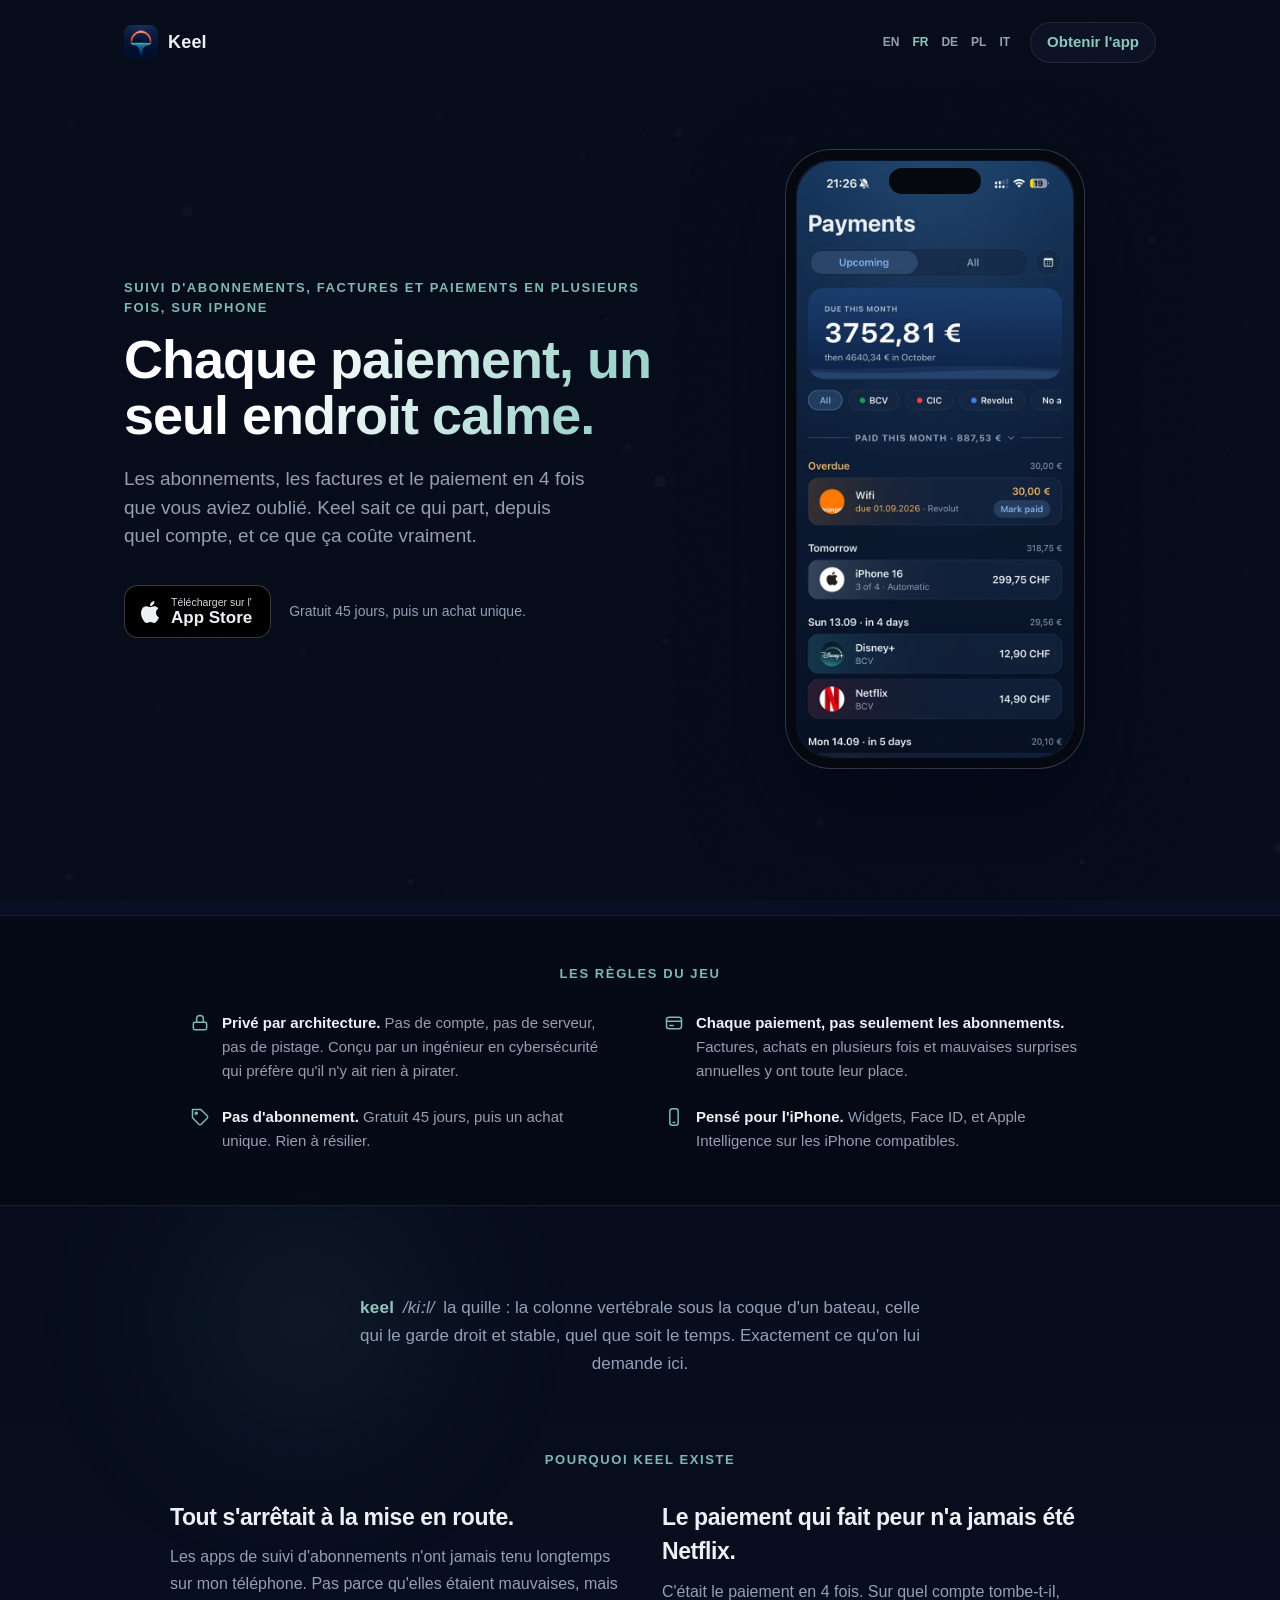
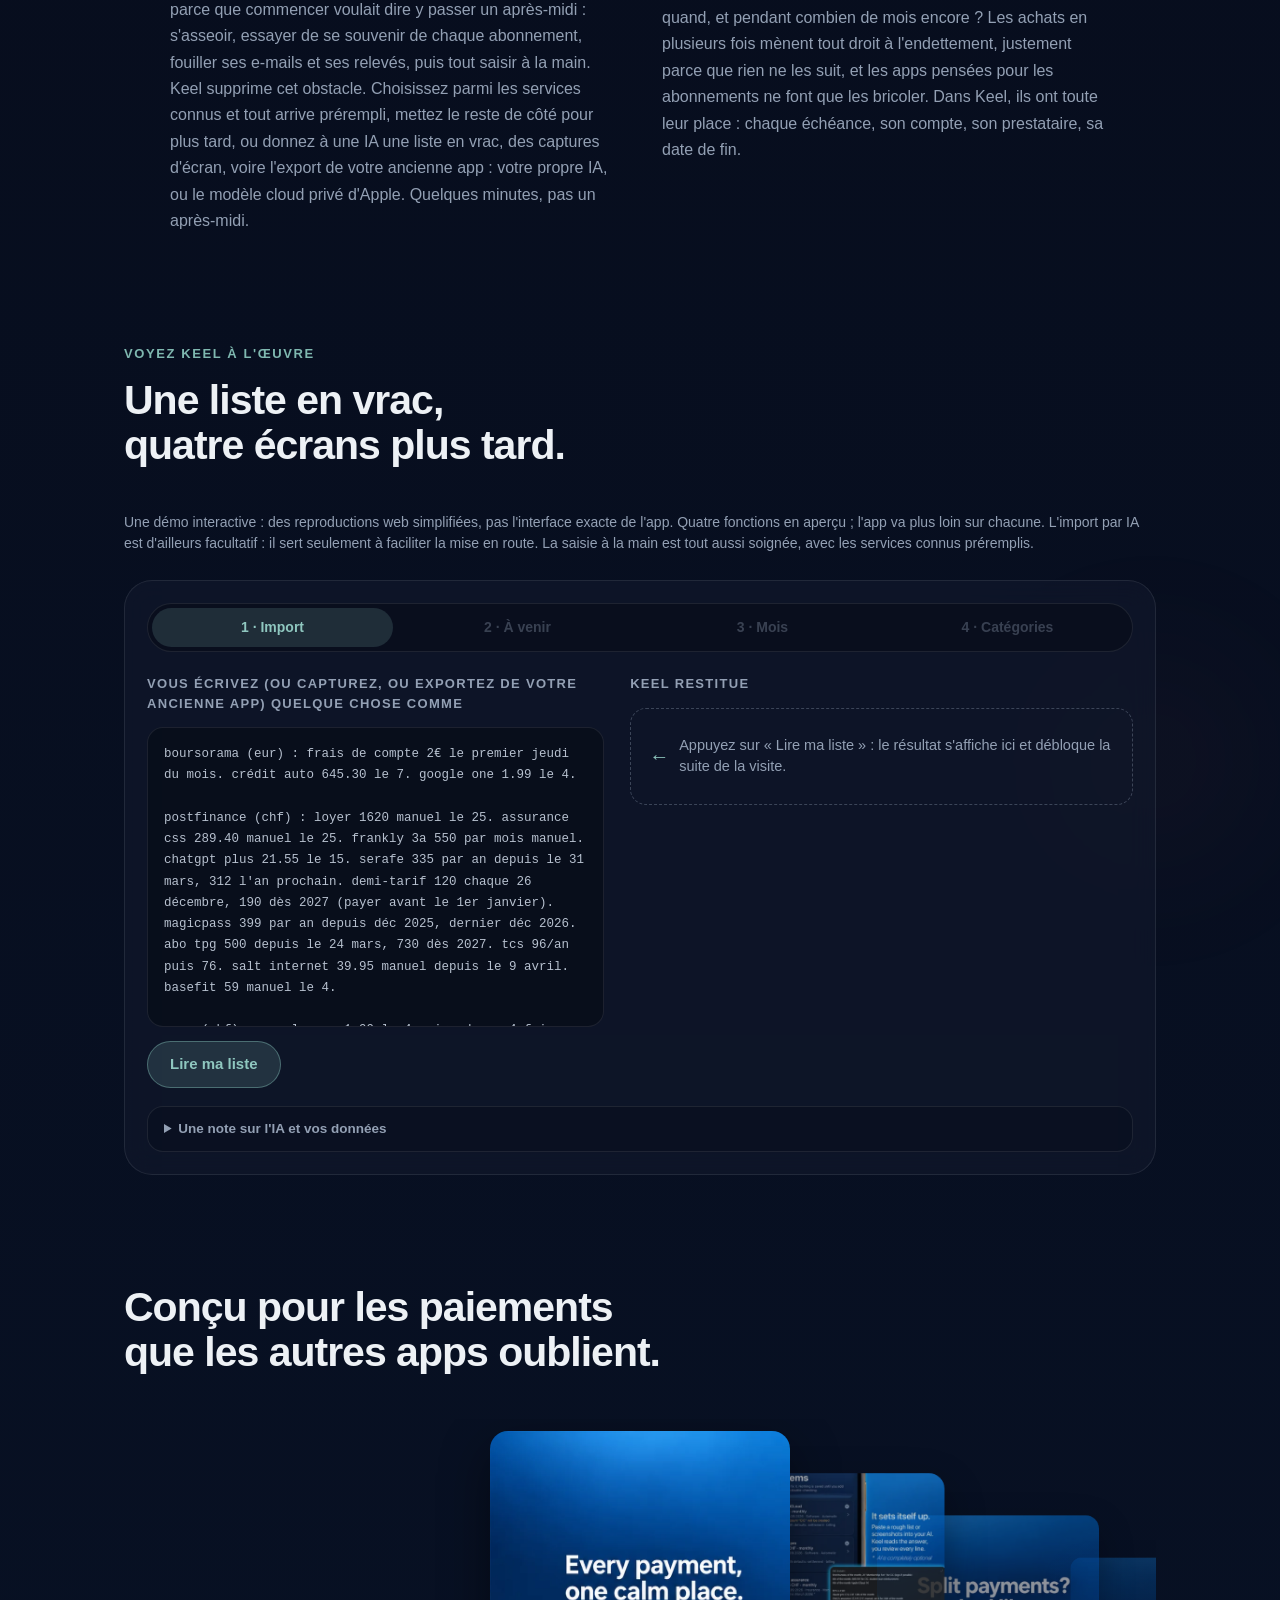
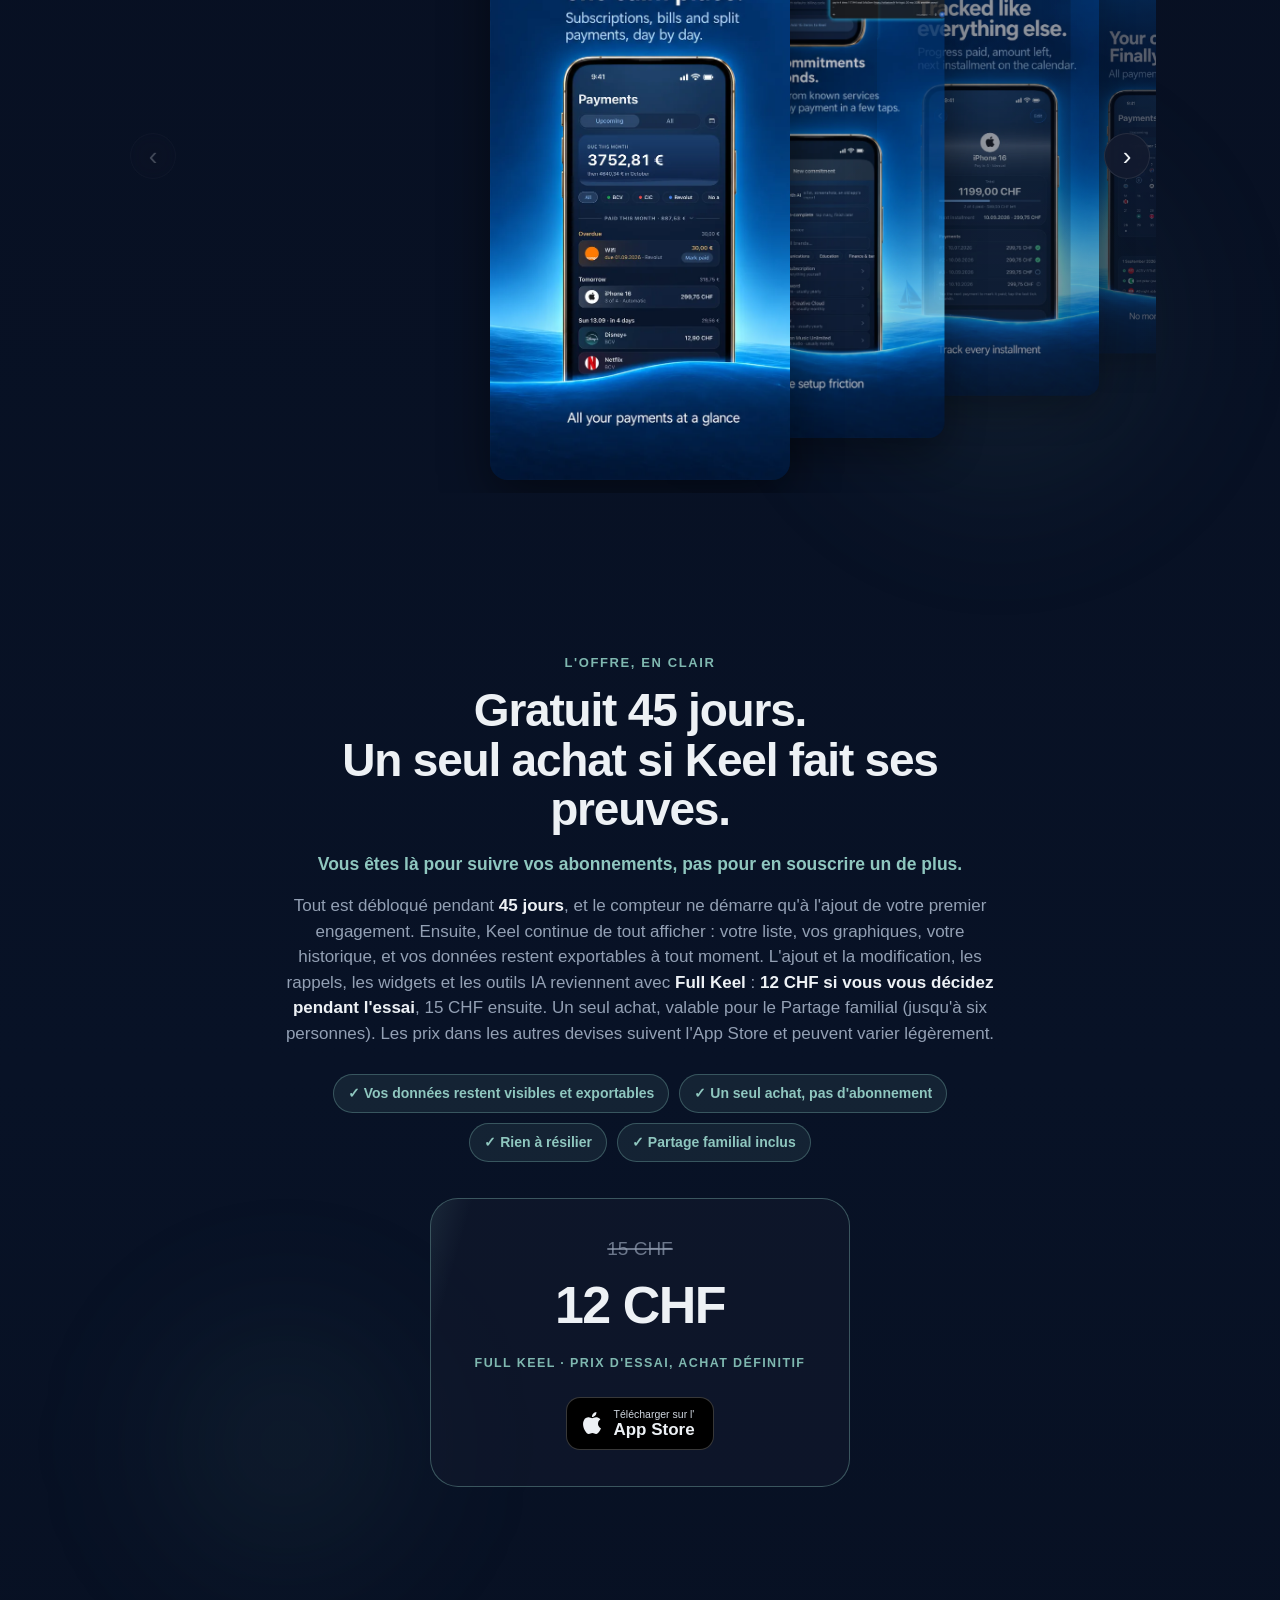
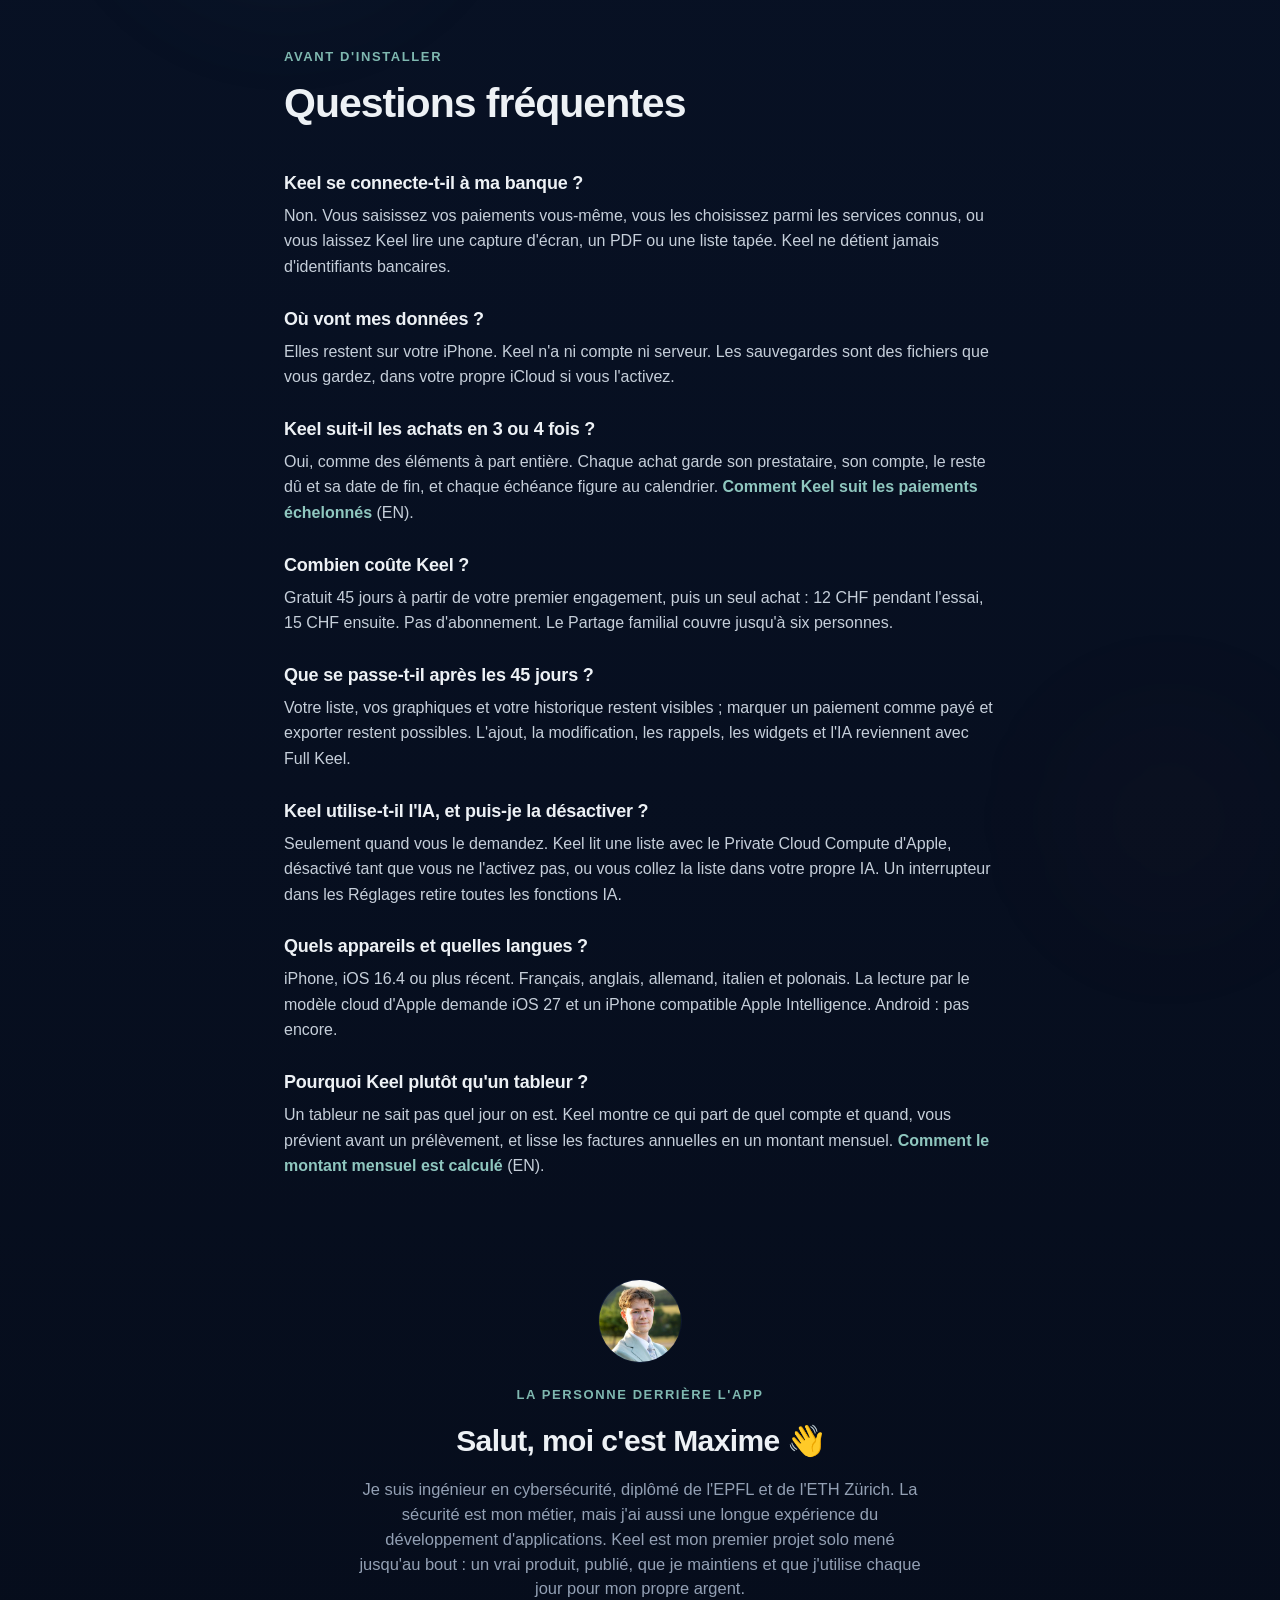
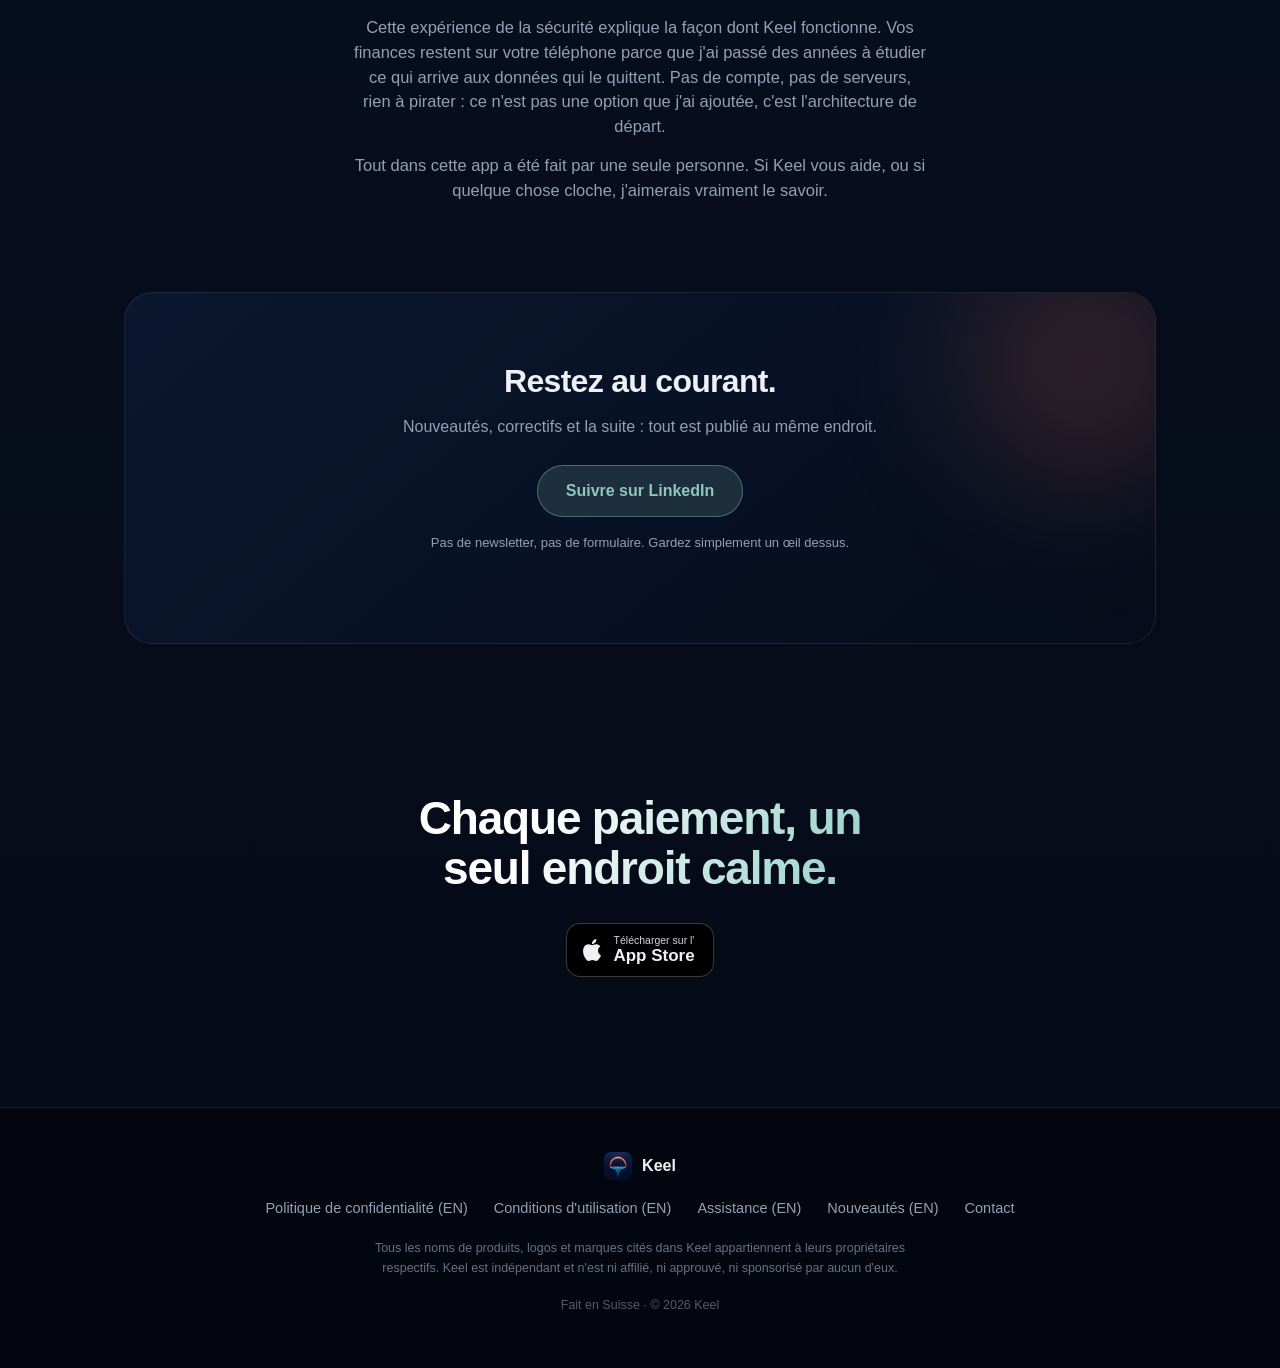
<file: fr/index.html>
<!doctype html>
<html lang="fr">
<head>
  <meta charset="utf-8" />
  <meta name="viewport" content="width=device-width, initial-scale=1" />
  <title>Keel : suivi d'abonnements, factures et paiements en plusieurs fois sur iPhone</title>
  <meta name="description" content="Keel suit vos abonnements, factures et paiements échelonnés : ce qui part, depuis quel compte, et ce que ça coûte vraiment. Sans inscription, sans serveur. Gratuit 45 jours, puis un achat unique." />
  <meta property="og:title" content="Keel : chaque paiement, un seul endroit calme." />
  <meta property="og:type" content="website" />
  <meta property="og:url" content="https://keel-app.ch/fr/" />
  <meta property="og:site_name" content="Keel" />
  <meta property="og:locale" content="fr_FR" />
  <meta property="og:description" content="Chaque paiement, un seul endroit calme. Privé par architecture." />
  <meta property="og:image" content="https://keel-app.ch/assets/og.png" />
  <meta name="twitter:card" content="summary_large_image" />
  <meta name="twitter:title" content="Keel : chaque paiement, un seul endroit calme." />
  <meta name="twitter:description" content="Chaque paiement, un seul endroit calme. Privé par architecture." />
  <meta name="twitter:image" content="https://keel-app.ch/assets/og.png" />
  <link rel="icon" href="../assets/icon-96.png" sizes="96x96" />
  <link rel="apple-touch-icon" href="../assets/icon-180.png" />
  <meta name="apple-itunes-app" content="app-id=6792831014, app-argument=https://keel-app.ch/fr/" />
  <link rel="preload" as="image" href="../assets/screen-upcoming.webp" fetchpriority="high" />
  <link rel="canonical" href="https://keel-app.ch/fr/" />
  <link rel="alternate" hreflang="en" href="https://keel-app.ch/" />
  <link rel="alternate" hreflang="fr" href="https://keel-app.ch/fr/" />
  <link rel="alternate" hreflang="de" href="https://keel-app.ch/de/" />
  <link rel="alternate" hreflang="pl" href="https://keel-app.ch/pl/" />
  <link rel="alternate" hreflang="it" href="https://keel-app.ch/it/" />
  <link rel="alternate" hreflang="x-default" href="https://keel-app.ch/" />
  <link rel="stylesheet" href="../styles.css" />
  <script type="application/ld+json">
  {
    "@context": "https://schema.org",
    "@graph": [
      {
        "@type": "MobileApplication",
        "@id": "https://keel-app.ch/#app",
        "name": "Keel",
        "alternateName": "Keel: Subscription Tracker",
        "url": "https://keel-app.ch/fr/",
        "sameAs": "https://apps.apple.com/app/id6792831014",
        "installUrl": "https://apps.apple.com/app/id6792831014",
        "inLanguage": [
          "en",
          "fr",
          "de",
          "it",
          "pl"
        ],
        "operatingSystem": "iOS 16.4 or later",
        "applicationCategory": "FinanceApplication",
        "description": "Keel suit vos abonnements, factures et paiements échelonnés : ce qui part, depuis quel compte, et ce que ça coûte vraiment. Sans inscription, sans serveur. Gratuit 45 jours, puis un achat unique.",
        "image": "https://keel-app.ch/assets/og.png",
        "author": {
          "@id": "https://keel-app.ch/#maxime"
        },
        "publisher": {
          "@id": "https://keel-app.ch/#org"
        },
        "offers": [
          {
            "@type": "Offer",
            "name": "Free for 45 days",
            "price": "0",
            "priceCurrency": "CHF"
          },
          {
            "@type": "Offer",
            "name": "Full Keel, during the trial",
            "price": "12",
            "priceCurrency": "CHF"
          },
          {
            "@type": "Offer",
            "name": "Full Keel",
            "price": "15",
            "priceCurrency": "CHF"
          }
        ]
      },
      {
        "@type": "Organization",
        "@id": "https://keel-app.ch/#org",
        "name": "Keel",
        "url": "https://keel-app.ch/",
        "logo": "https://keel-app.ch/assets/icon-180.png",
        "email": "contactkeel@protonmail.com",
        "foundingLocation": {
          "@type": "Country",
          "name": "Switzerland"
        },
        "founder": {
          "@id": "https://keel-app.ch/#maxime"
        },
        "sameAs": [
          "https://apps.apple.com/app/id6792831014",
          "https://www.linkedin.com/in/maxime-teuber-ba18732b0/"
        ]
      },
      {
        "@type": "Person",
        "@id": "https://keel-app.ch/#maxime",
        "name": "Maxime Teuber",
        "jobTitle": "Cybersecurity engineer",
        "alumniOf": [
          {
            "@type": "CollegeOrUniversity",
            "name": "EPFL"
          },
          {
            "@type": "CollegeOrUniversity",
            "name": "ETH Zürich"
          }
        ],
        "sameAs": [
          "https://www.linkedin.com/in/maxime-teuber-ba18732b0/"
        ]
      },
      {
        "@type": "WebSite",
        "@id": "https://keel-app.ch/#site",
        "url": "https://keel-app.ch/",
        "name": "Keel",
        "inLanguage": "fr",
        "publisher": {
          "@id": "https://keel-app.ch/#org"
        }
      }
    ]
  }
  </script>
</head>
<body>

  <!-- Ambient stage: the app's aura, in CSS. -->
  <div class="aura" aria-hidden="true">
    <div class="glow glow-surface"></div>
    <div class="glow g1"></div>
    <div class="glow g2"></div>
    <div class="glow g3"></div>
    <div class="glow g4"></div>
    <div class="glow g5"></div>
    <div class="glow g6"></div>
    <div class="glow g7"></div>
    <div class="glow glow-floor"></div>
  </div>

  <header class="top">
    <a class="brand" href="#top">
      <img src="../assets/icon-96.png" alt="" width="34" height="34" />
      <span>Keel</span>
    </a>
    <div class="top-right">
      <nav class="langs" aria-label="Langue">
        <a href="../" lang="en">EN</a>
        <a href="./" class="active" aria-current="page">FR</a>
        <a href="../de/" lang="de">DE</a>
        <a href="../pl/" lang="pl">PL</a>
        <a href="../it/" lang="it">IT</a>
      </nav>
      <a class="top-cta" href="#get">Obtenir l'app</a>
    </div>
  </header>

  <main id="top">

    <!-- ============================== HERO ============================== -->
    <section class="hero">
      <div class="hero-copy" data-reveal>
        <p class="eyebrow">Suivi d'abonnements, factures et paiements en plusieurs fois, sur iPhone</p>
        <h1>Chaque paiement, un seul endroit calme.</h1>
        <p class="lede">
          Les abonnements, les factures et le paiement en 4 fois que vous aviez
          oublié. Keel sait ce qui part, depuis quel compte, et ce que ça coûte
          vraiment.
        </p>
        <div class="hero-actions">
          <a class="store-badge" href="https://apps.apple.com/app/id6792831014" target="_blank" rel="noopener" aria-label="Télécharger sur l'App Store">
            <span class="store-badge-mark" aria-hidden="true"><svg viewBox="0 0 24 24" width="22" height="22" fill="currentColor" focusable="false"><path d="M12.152 6.896c-.948 0-2.415-1.078-3.96-1.04-2.04.027-3.91 1.183-4.961 3.014-2.117 3.675-.546 9.103 1.519 12.09 1.013 1.454 2.208 3.09 3.792 3.039 1.52-.065 2.09-.987 3.935-.987 1.831 0 2.35.987 3.96.948 1.637-.026 2.676-1.48 3.676-2.948 1.156-1.688 1.636-3.325 1.662-3.415-.039-.013-3.182-1.221-3.22-4.857-.026-3.04 2.48-4.494 2.597-4.559-1.429-2.09-3.623-2.324-4.39-2.376-2-.156-3.675 1.09-4.61 1.09zM15.53 3.83c.843-1.012 1.4-2.427 1.245-3.83-1.207.052-2.662.805-3.532 1.818-.78.896-1.454 2.338-1.273 3.714 1.338.104 2.715-.688 3.559-1.701"/></svg></span>
            <span class="store-badge-text"><small>Télécharger sur l'</small>App Store</span>
          </a>
          <span class="hero-note">Gratuit 45 jours, puis un achat unique.</span>
        </div>
      </div>

      <div class="hero-device" data-reveal data-reveal-delay="1">
        <div class="device" id="tilt-device">
          <div class="device-notch" aria-hidden="true"></div>
          <div class="device-screen ph">
            <img src="../assets/screen-upcoming.webp" fetchpriority="high" width="640" height="1391" alt="La chronologie À venir de Keel" onerror="this.remove()" />
            <span class="ph-label">capture<br/>Paiements · À venir</span>
          </div>
        </div>
      </div>
    </section>

    <!-- Waterline -->
    <div class="waterline" aria-hidden="true">
      <svg viewBox="0 0 1440 90" preserveAspectRatio="none">
        <path class="wave wave-back"
          d="M0,52 C120,38 240,66 360,52 C480,38 600,66 720,52 C840,38 960,66 1080,52 C1200,38 1320,66 1440,52 L1440,90 L0,90 Z" />
        <path class="wave wave-front"
          d="M0,60 C160,48 320,72 480,60 C640,48 800,72 960,60 C1120,48 1280,72 1440,60 L1440,90 L0,90 Z" />
      </svg>
    </div>

    <!-- ========================== TRUST STRIP =========================== -->
    <section class="trust">
      <p class="eyebrow trust-kicker" data-reveal>Les règles du jeu</p>
      <div class="trust-inner">
        <p class="vow" data-reveal><span class="vow-icon" aria-hidden="true"><svg viewBox="0 0 24 24" fill="none" stroke="currentColor" stroke-width="1.8" stroke-linecap="round" stroke-linejoin="round"><rect x="4" y="11" width="16" height="9" rx="2"/><path d="M8 11V7a4 4 0 0 1 8 0v4"/></svg></span><span><strong>Privé par architecture.</strong> Pas de compte, pas de serveur, pas de pistage. Conçu par un ingénieur en cybersécurité qui préfère qu'il n'y ait rien à pirater.</span></p>
        <p class="vow" data-reveal data-reveal-delay="1"><span class="vow-icon" aria-hidden="true"><svg viewBox="0 0 24 24" fill="none" stroke="currentColor" stroke-width="1.8" stroke-linecap="round" stroke-linejoin="round"><rect x="3" y="5" width="18" height="14" rx="3"/><path d="M3 10h18"/><path d="M7 15h4"/></svg></span><span><strong>Chaque paiement, pas seulement les abonnements.</strong> Factures, achats en plusieurs fois et mauvaises surprises annuelles y ont toute leur place.</span></p>
        <p class="vow" data-reveal data-reveal-delay="1"><span class="vow-icon" aria-hidden="true"><svg viewBox="0 0 24 24" fill="none" stroke="currentColor" stroke-width="1.8" stroke-linecap="round" stroke-linejoin="round"><path d="M20.6 13.4 13.4 20.6a2 2 0 0 1-2.8 0L3 13V3h10l7.6 7.6a2 2 0 0 1 0 2.8Z"/><circle cx="7.5" cy="7.5" r="1.3"/></svg></span><span><strong>Pas d'abonnement.</strong> Gratuit 45 jours, puis un achat unique. Rien à résilier.</span></p>
        <p class="vow" data-reveal data-reveal-delay="2"><span class="vow-icon" aria-hidden="true"><svg viewBox="0 0 24 24" fill="none" stroke="currentColor" stroke-width="1.8" stroke-linecap="round" stroke-linejoin="round"><rect x="7" y="2" width="10" height="20" rx="3"/><path d="M11 18.5h2"/></svg></span><span><strong>Pensé pour l'iPhone.</strong> Widgets, Face ID, et Apple Intelligence sur les iPhone compatibles.</span></p>
      </div>
    </section>

    <!-- Le nom, expliqué. -->
    <section class="name-note" data-reveal>
      <p>
        <span class="name-word">keel</span> <span class="name-pron">/ki&#720;l/</span>
        <span class="name-def">la quille : la colonne vertébrale sous la coque d'un bateau, celle
        qui le garde droit et stable, quel que soit le temps. Exactement ce qu'on lui demande ici.</span>
      </p>
    </section>

    <!-- ============================ THE STORY ============================ -->
    <section class="story">
      <p class="eyebrow" data-reveal>Pourquoi Keel existe</p>
      <div class="story-cols">
        <article data-reveal>
          <h3>Tout s'arrêtait à la mise en route.</h3>
          <p>
            Les apps de suivi d'abonnements n'ont jamais tenu longtemps sur mon
            téléphone. Pas parce qu'elles étaient mauvaises, mais parce que
            commencer voulait dire y passer un après-midi : s'asseoir, essayer de
            se souvenir de chaque abonnement, fouiller ses e-mails et ses relevés,
            puis tout saisir à la main. Keel supprime cet obstacle. Choisissez
            parmi les services connus et tout arrive prérempli, mettez le reste de
            côté pour plus tard, ou donnez à une IA une liste en vrac, des captures
            d'écran, voire l'export de votre ancienne app : votre propre IA, ou le
            modèle cloud privé d'Apple. Quelques minutes, pas un après-midi.
          </p>
        </article>
        <article data-reveal data-reveal-delay="1">
          <h3>Le paiement qui fait peur n'a jamais été Netflix.</h3>
          <p>
            C'était le paiement en 4 fois. Sur quel compte tombe-t-il, quand, et
            pendant combien de mois encore ? Les achats en plusieurs fois mènent
            tout droit à l'endettement, justement parce que rien ne les suit, et
            les apps pensées pour les abonnements ne font que les bricoler. Dans
            Keel, ils ont toute leur place : chaque échéance, son compte, son
            prestataire, sa date de fin.
          </p>
        </article>
      </div>
    </section>

    <!-- ========================= INTERACTIVE TOUR ======================== -->
    <section class="tour" id="tour">
      <p class="eyebrow" data-reveal>Voyez Keel à l'œuvre</p>
      <h2 class="section-title tour-title" data-reveal>Une liste en vrac,<br />quatre écrans plus tard.</h2>
      <p class="tour-disclaimer" data-reveal>
        Une démo interactive : des reproductions web simplifiées, pas
        l'interface exacte de l'app. Quatre fonctions en aperçu ; l'app va
        plus loin sur chacune. L'import par IA est d'ailleurs facultatif : il
        sert seulement à faciliter la mise en route. La saisie à la main est
        tout aussi soignée, avec les services connus préremplis.
      </p>

      <div class="tour-shell" data-reveal>
        <div class="tour-tabs" role="tablist">
          <button class="tour-tab active" data-step="0" role="tab">1 · Import</button>
          <button class="tour-tab locked" data-step="1" role="tab">2 · À venir</button>
          <button class="tour-tab locked" data-step="2" role="tab">3 · Mois</button>
          <button class="tour-tab locked" data-step="3" role="tab">4 · Catégories</button>
        </div>

        <!-- STEP 1 -->
        <div class="tour-panel active" data-panel="0">
          <div class="tour-import">
            <div class="tour-import-in">
              <p class="tour-label">Vous écrivez (ou capturez, ou exportez de votre ancienne app) quelque chose comme</p>
              <div class="rough">boursorama (eur) : frais de compte 2&euro; le premier jeudi du mois. crédit auto 645.30 le 7. google one 1.99 le 4.<br /><br />
postfinance (chf) : loyer 1620 manuel le 25. assurance css 289.40 manuel le 25. frankly 3a 550 par mois manuel. chatgpt plus 21.55 le 15. serafe 335 par an depuis le 31 mars, 312 l'an prochain. demi-tarif 120 chaque 26 décembre, 190 dès 2027 (payer avant le 1er janvier). magicpass 399 par an depuis déc 2025, dernier déc 2026. abo tpg 500 depuis le 24 mars, 730 dès 2027. tcs 96/an puis 76. salt internet 39.95 manuel depuis le 9 avril. basefit 59 manuel le 4.<br /><br />
neon (chf) : google one 1.99 le 4. airpods en 4 fois 179&euro; via paypal dès le 20 mai. clavier custom en 4 fois 1560 hkd dès le 29 avril.</div>
              <button class="tour-read" id="tour-read">Lire ma liste</button>
            </div>
            <div class="tour-import-out" id="tour-out" aria-live="polite">
              <p class="tour-label">Keel restitue <span class="tour-count" id="tour-count"></span></p>
              <div class="tour-waiting" id="tour-waiting">
                <span class="tw-arrow tw-left" aria-hidden="true">&#8592;</span>
                <span class="tw-arrow tw-up" aria-hidden="true">&#8593;</span>
                Appuyez sur « Lire ma liste » : le résultat s'affiche ici et
                débloque la suite de la visite.
              </div>
              <div class="parsed" id="parsed-cards">
                <div class="parsed-card">
                  <div class="mini-row"><span class="mini-dot" style="background:#4E79A7"></span><span class="mini-name">Loyer</span><span class="mini-amount">CHF 1620</span></div>
                  <div class="field-chips"><span>manuel</span><span>le 25</span><span>PostFinance</span></div>
                </div>
                <div class="parsed-card">
                  <div class="mini-row"><span class="mini-dot" style="background:#B56576"></span><span class="mini-name">SERAFE</span><span class="mini-amount">CHF 335 / an</span></div>
                  <div class="field-chips"><span>manuel</span><span>annuel · 31 mars</span><span class="chip-change">312 dès 2027</span></div>
                </div>
                <div class="parsed-card">
                  <div class="mini-row"><span class="mini-dot" style="background:#E8735A"></span><span class="mini-name">AirPods · PayPal</span><span class="mini-amount">4 &times; 44,75 &euro;</span></div>
                  <div class="field-chips"><span>automatique</span><span>paiement échelonné</span><span>dès le 20 mai</span><span>Neon</span></div>
                </div>
                <div class="parsed-card">
                  <div class="mini-row"><span class="mini-dot" style="background:#C9A66B"></span><span class="mini-name">Clavier custom · en 4 fois</span><span class="mini-amount">HKD 1560</span></div>
                  <div class="field-chips"><span>automatique</span><span class="chip-change">&asymp; 44,43 &euro; / paiement</span><span>dès le 29 avril</span></div>
                </div>
                <div class="parsed-card">
                  <div class="mini-row"><span class="mini-dot" style="background:#EB0000"></span><span class="mini-name">Demi-tarif</span><span class="mini-amount">CHF 120 / an</span></div>
                  <div class="field-chips"><span>manuel</span><span>26 déc.</span><span class="chip-change">190 dès 2027</span><span>note : payer avant le 1er janv.</span></div>
                </div>
                <div class="parsed-card parsed-more">&hellip;et les 12 autres, lus de la même façon</div>
              </div>
              <p class="tour-foot">Chaque élément passe par un écran de vérification avant d'être enregistré.</p>
            </div>
          </div>
          <details class="ai-note">
            <summary>Une note sur l'IA et vos données</summary>
            <p>L'IA est facultative dans Keel, et elle reste désactivée tant que vous n'y faites pas appel. La méthode que nous recommandons aujourd'hui passe par une IA en qui vous avez déjà confiance (ChatGPT, Claude, Gemini). Keel n'y est pas connecté : l'app vous donne des instructions toutes prêtes, vous les collez dans votre IA là où vous l'utilisez d'habitude, puis vous rapportez sa réponse. Votre liste ne va que là où vous l'envoyez, aux conditions de cette IA : choisissez-en une de confiance et laissez de côté ce que vous préférez garder pour vous.</p>
            <p>Keel peut aussi lire une liste lui-même, avec le modèle cloud d'Apple (Private Cloud Compute). Il reste désactivé tant que vous ne l'activez pas et a besoin d'une connexion. Votre texte part chez Apple pour être lu et revient aussitôt : Apple indique ne pas conserver ces données et ne pas y avoir accès. L'app vous montre d'abord le texte, retire les numéros de carte, les références et la partie personnelle des adresses e-mail, et vous laisse supprimer ce que vous voulez avant l'envoi.</p>
            <p>Dans les deux cas, Keel n'a pas de serveur et ne voit jamais votre liste. L'app ne lit que la réponse, sur votre téléphone, et chaque élément passe par un écran de vérification avant tout enregistrement.</p>
            <p>Et si vous ne voulez pas d'IA du tout : un seul interrupteur dans les Réglages retire toutes les fonctions IA de l'app. Vos données et votre historique restent intacts.</p>
          </details>
        </div>

        <!-- STEP 2 -->
        <div class="tour-panel" data-panel="1">
          <p class="tour-label">La même liste, par ordre chronologique · nous sommes le dimanche 12 juillet</p>

          <div class="t-hero" id="t-hero">
            <span class="t-hero-label" id="t-hero-label">Dû ce mois-ci</span>
            <strong class="t-hero-amount" id="t-hero-amount">CHF 1991.91</strong>
            <span class="t-hero-sub" id="t-hero-sub">puis CHF 2674.09 en août</span>
          </div>

          <div class="acct-chips" id="acct-chips">
            <button class="acct-chip active" data-acct="all">Tous</button>
            <button class="acct-chip" data-acct="bour"><i style="background:#6C8EBF"></i>Boursorama</button>
            <button class="acct-chip" data-acct="post"><i style="background:#7FB8B0"></i>PostFinance</button>
            <button class="acct-chip" data-acct="neon"><i style="background:#C9A66B"></i>Neon</button>
          </div>

          <div class="upcoming" id="t-upcoming">
            <button class="fold-bar" data-fold="paid">
              <span>Payé ce mois-ci · CHF 39.95</span><span class="fold-chevron">&#8964;</span>
            </button>
            <div class="fold-body" data-fold-body="paid" hidden>
              <div class="up-row settled" id="row-salt" data-acct="post" data-amt="39.95" data-cur="chf"><span class="mini-dot" style="background:#9C8FC7"></span><span class="mini-name">Salt Home</span><span class="up-tag" data-was="dû le 9 juil." data-over="1">payé ✓</span><span class="mini-amount">CHF 39.95 · PostFinance</span><button class="mark-btn undo-btn" data-mark>Annuler</button></div>
            </div>

            <div class="up-section" data-section id="sec-overdue">
              <div class="up-day up-overdue">En retard <span class="up-day-total">CHF 289.40</span></div>
              <div class="up-row overdue" data-acct="post" data-amt="289.40" data-cur="chf"><span class="mini-dot" style="background:#B56576"></span><span class="mini-name">CSS Assurance</span><span class="up-tag up-tag-over">dû le 9 juil.</span><span class="mini-amount">CHF 289.40 · PostFinance</span><button class="mark-btn" data-mark>Marquer payé</button></div>
            </div>

            <div class="up-section" data-section>
              <div class="up-day">lun. 20 juil. <span class="up-day-total">44,75 &euro;</span></div>
              <div class="up-row" data-acct="neon" data-amt="44.75" data-cur="eur"><span class="mini-dot" style="background:#E8735A"></span><span class="mini-name">AirPods · PayPal</span><span class="up-tag">3 sur 4</span><span class="mini-amount">44,75 &euro; · Neon</span><span class="auto-note">automatique</span></div>
            </div>

            <div class="up-section" data-section>
              <div class="up-day">sam. 25 juil. <span class="up-day-total">CHF 1620</span></div>
              <div class="up-row" data-acct="post" data-amt="1620" data-cur="chf"><span class="mini-dot" style="background:#4E79A7"></span><span class="mini-name">Loyer</span><span class="up-tag">manuel</span><span class="mini-amount">CHF 1620 · PostFinance</span><button class="mark-btn" data-mark>Marquer payé</button></div>
            </div>

            <div class="up-section" data-section>
              <div class="up-day">mer. 29 juil. <span class="up-day-total">44,42 &euro;</span></div>
              <div class="up-row" data-acct="neon" data-amt="44.42" data-cur="eur"><span class="mini-dot" style="background:#C9A66B"></span><span class="mini-name">Clavier custom</span><span class="up-tag up-tag-last">4 sur 4 · dernier</span><span class="mini-amount">44,42 &euro; · Neon</span><span class="auto-note">automatique</span></div>
            </div>

            <button class="fold-bar" data-fold="next">
              <span>Août 2026 · CHF 2674.09</span><span class="fold-chevron">&#8964;</span>
            </button>
            <div class="fold-body" data-fold-body="next" hidden>
              <div class="up-day">mar. 4 août</div>
              <div class="up-row" data-acct="bour" data-amt="1.99" data-cur="eur"><span class="mini-dot" style="background:#4285F4"></span><span class="mini-name">Google One</span><span class="up-tag">auto</span><span class="mini-amount">1,99 &euro; · Boursorama</span></div>
              <div class="up-row" data-acct="neon" data-amt="1.99" data-cur="chf"><span class="mini-dot" style="background:#4285F4"></span><span class="mini-name">Google One</span><span class="up-tag">auto</span><span class="mini-amount">CHF 1.99 · Neon</span></div>
              <div class="up-row" data-acct="post" data-amt="59" data-cur="chf"><span class="mini-dot" style="background:#8FBC94"></span><span class="mini-name">Basefit</span><span class="up-tag">manuel</span><span class="mini-amount">CHF 59 · PostFinance</span></div>
              <div class="up-day">jeu. 6 août</div>
              <div class="up-row" data-acct="bour" data-amt="2" data-cur="eur"><span class="mini-dot" style="background:#6C8EBF"></span><span class="mini-name">Frais de compte</span><span class="up-tag up-tag-anchor">1er jeudi</span><span class="mini-amount">2 &euro; · Boursorama</span></div>
              <div class="up-day">ven. 7 août</div>
              <div class="up-row" data-acct="bour" data-amt="645.30" data-cur="eur"><span class="mini-dot" style="background:#6C8EBF"></span><span class="mini-name">Crédit auto</span><span class="up-tag">auto</span><span class="mini-amount">645,30 &euro; · Boursorama</span></div>
              <div class="up-day">dim. 9 août</div>
              <div class="up-row" data-acct="post" data-amt="39.95" data-cur="chf"><span class="mini-dot" style="background:#9C8FC7"></span><span class="mini-name">Salt Home</span><span class="up-tag">manuel</span><span class="mini-amount">CHF 39.95 · PostFinance</span></div>
              <div class="up-day">sam. 15 août</div>
              <div class="up-row" data-acct="post" data-amt="21.55" data-cur="chf"><span class="mini-dot" style="background:#74AA9C"></span><span class="mini-name">ChatGPT Plus</span><span class="up-tag">auto</span><span class="mini-amount">CHF 21.55 · PostFinance</span></div>
              <div class="up-day">jeu. 20 août</div>
              <div class="up-row" data-acct="neon" data-amt="44.75" data-cur="eur"><span class="mini-dot" style="background:#E8735A"></span><span class="mini-name">AirPods · PayPal</span><span class="up-tag up-tag-last">4 sur 4 · dernier</span><span class="mini-amount">44,75 &euro; · Neon</span></div>
              <div class="up-day">mar. 25 août</div>
              <div class="up-row" data-acct="post" data-amt="1620" data-cur="chf"><span class="mini-dot" style="background:#4E79A7"></span><span class="mini-name">Loyer</span><span class="up-tag">manuel</span><span class="mini-amount">CHF 1620 · PostFinance</span></div>
              <div class="up-row" data-acct="post" data-amt="289.40" data-cur="chf"><span class="mini-dot" style="background:#B56576"></span><span class="mini-name">CSS Assurance</span><span class="up-tag">manuel</span><span class="mini-amount">CHF 289.40 · PostFinance</span></div>
            </div>
          </div>
          <p class="tour-foot">Tout fonctionne : filtrez par compte (le total suit), dépliez les paiements déjà faits, marquez la CSS en retard comme payée. Un engagement en pause (l'épargne 3a) n'est compté nulle part tant qu'il n'a pas repris.</p>
        </div>

        <!-- STEP 3 -->
        <div class="tour-panel" data-panel="2">
          <p class="tour-label">Chaque mois, passé et futur. Touchez une barre.</p>
          <div class="tour-chart">
            <div>
              <div class="tbar-nav">
                <button id="tbar-prev" aria-label="Année précédente">&#8249;</button>
                <strong id="tbar-window">juil. 2026 · juin 2027</strong>
                <button id="tbar-next" aria-label="Année suivante">&#8250;</button>
              </div>
              <div class="tbars" id="tbars"></div>
              <p class="tour-hint-note"><em>Les barres corail</em> signalent les mois de pic, un indice ajouté pour cette démo uniquement : l'app garde ses graphiques sobres et laisse parler les chiffres.</p>
            </div>
            <div class="tbar-detail" id="tbar-detail">
              <p class="tour-foot">Touchez une barre pour voir ses paiements : payés, à venir ou en retard. Touchez-la à nouveau pour revenir. La ligne pointillée est la moyenne mensuelle.</p>
            </div>
          </div>
        </div>

        <!-- STEP 4 -->
        <div class="tour-panel" data-panel="3">
          <p class="tour-label">Où va vraiment l'argent du mois</p>
          <div class="tour-donut">
            <div class="donut" id="donut">
              <div class="donut-center" id="donut-center"><strong>CHF 2753</strong><span>par mois, lissé</span></div>
            </div>
            <ul class="donut-legend" id="donut-legend"></ul>
            <div class="donut-detail" id="donut-detail">
              <p class="tour-foot">Touchez une part ou sa ligne de légende pour voir ce qu'elle contient.</p>
            </div>
          </div>
          <p class="tour-foot">Les coûts annuels sont répartis en douzièmes, pour qu'un renouvellement annuel garde son vrai poids chaque mois. Les paiements échelonnés, limités dans le temps, et le 3a en pause n'y figurent pas : c'est le montant engagé par mois.</p>
        </div>
      </div>
    </section>

    <!-- ======================= APP STORE SLIDES ======================= -->
    <section class="features">
      <h2 class="section-title" data-reveal>Conçu pour les paiements<br />que les autres apps oublient.</h2>
      <div class="slideshow" id="slideshow" data-reveal tabindex="0" aria-roledescription="carousel">
        <button class="slide-nav slide-prev" id="slide-prev" aria-label="Diapositive précédente" disabled>&#8249;</button>
        <div class="slide-stage" id="slide-stage">
          <figure class="slide">
            <img src="../assets/slides/slide-01-payments.webp" alt="La chronologie des paiements : ce qui part et quand" width="640" height="1385" loading="lazy" />
          </figure>
          <figure class="slide">
            <img src="../assets/slides/slide-02-setup-ai.webp" alt="Prêt en quelques minutes : l'IA lit votre liste en vrac" width="640" height="1385" loading="lazy" />
          </figure>
          <figure class="slide">
            <img src="../assets/slides/slide-03-split-payments.webp" alt="Paiements échelonnés, échéance par échéance" width="640" height="1385" loading="lazy" />
          </figure>
          <figure class="slide">
            <img src="../assets/slides/slide-04-calendar.webp" alt="Un mois de paiements sur le calendrier" width="640" height="1385" loading="lazy" />
          </figure>
          <figure class="slide">
            <img src="../assets/slides/slide-05-stay-aware.webp" alt="Des rappels avant chaque prélèvement" width="640" height="1385" loading="lazy" />
          </figure>
          <figure class="slide">
            <img src="../assets/slides/slide-06-insights.webp" alt="Analyses : catégories, mois, le vrai total annuel" width="640" height="1385" loading="lazy" />
          </figure>
          <figure class="slide">
            <img src="../assets/slides/slide-07-privacy.webp" alt="Privé par architecture : pas de compte, pas de serveur" width="640" height="1385" loading="lazy" />
          </figure>
          <figure class="slide">
            <img src="../assets/slides/slide-08-pricing.webp" alt="Gratuit 45 jours, puis un seul achat" width="640" height="1385" loading="lazy" />
          </figure>
          <figure class="slide">
            <img src="../assets/slides/slide-09-harbor.webp" alt="Le port : votre année de paiements, en mer" width="640" height="1385" loading="lazy" />
          </figure>
        </div>
        <button class="slide-nav slide-next" id="slide-next" aria-label="Diapositive suivante">&#8250;</button>
      </div>
    </section>

    <!-- ============================ PROMISE ============================ -->
    <section class="promise" id="get">
      <p class="eyebrow" data-reveal>L'offre, en clair</p>
      <h2 data-reveal>Gratuit 45 jours.<br />Un seul achat si Keel fait ses preuves.</h2>
      <p class="promise-lead" data-reveal>
        Vous êtes là pour suivre vos abonnements, pas pour en souscrire un
        de plus.
      </p>
      <p class="promise-copy" data-reveal>
        Tout est débloqué pendant <strong>45 jours</strong>, et le compteur
        ne démarre qu'à l'ajout de votre premier engagement. Ensuite, Keel
        continue de tout afficher : votre liste, vos graphiques, votre
        historique, et vos données restent exportables à tout moment.
        L'ajout et la modification, les rappels, les widgets et les outils IA
        reviennent avec <strong>Full Keel</strong> :
        <strong>12 CHF si vous vous décidez pendant l'essai</strong>,
        15 CHF ensuite. Un seul achat, valable pour le Partage familial (jusqu'à six personnes). Les prix dans les autres devises
        suivent l'App Store et peuvent varier légèrement.
      </p>
      <ul class="chips" data-reveal>
        <li>&#10003; Vos données restent visibles et exportables</li>
        <li>&#10003; Un seul achat, pas d'abonnement</li>
        <li>&#10003; Rien à résilier</li>
        <li>&#10003; Partage familial inclus</li>
      </ul>
      <div class="price-card" data-reveal>
        <div class="price-sheen" aria-hidden="true"></div>
        <div class="price-was">15 CHF</div>
        <div class="price-amount">12 CHF</div>
        <div class="price-tag">Full Keel · prix d'essai, achat définitif</div>
        <a class="store-badge" href="https://apps.apple.com/app/id6792831014" target="_blank" rel="noopener">
          <span class="store-badge-mark" aria-hidden="true"><svg viewBox="0 0 24 24" width="22" height="22" fill="currentColor" focusable="false"><path d="M12.152 6.896c-.948 0-2.415-1.078-3.96-1.04-2.04.027-3.91 1.183-4.961 3.014-2.117 3.675-.546 9.103 1.519 12.09 1.013 1.454 2.208 3.09 3.792 3.039 1.52-.065 2.09-.987 3.935-.987 1.831 0 2.35.987 3.96.948 1.637-.026 2.676-1.48 3.676-2.948 1.156-1.688 1.636-3.325 1.662-3.415-.039-.013-3.182-1.221-3.22-4.857-.026-3.04 2.48-4.494 2.597-4.559-1.429-2.09-3.623-2.324-4.39-2.376-2-.156-3.675 1.09-4.61 1.09zM15.53 3.83c.843-1.012 1.4-2.427 1.245-3.83-1.207.052-2.662.805-3.532 1.818-.78.896-1.454 2.338-1.273 3.714 1.338.104 2.715-.688 3.559-1.701"/></svg></span>
          <span class="store-badge-text"><small>Télécharger sur l'</small>App Store</span>
        </a>
      </div>
    </section>

    <!-- ============================== FAQ =============================== -->
    <section class="faq" id="faq">
      <p class="eyebrow" data-reveal>Avant d'installer</p>
      <h2 class="section-title" data-reveal>Questions fréquentes</h2>
      <div class="faq-list">
        <div class="faq-item" data-reveal>
          <h3>Keel se connecte-t-il à ma banque ?</h3>
          <p>Non. Vous saisissez vos paiements vous-même, vous les choisissez parmi les services connus, ou vous laissez Keel lire une capture d'écran, un PDF ou une liste tapée. Keel ne détient jamais d'identifiants bancaires.</p>
        </div>
        <div class="faq-item" data-reveal>
          <h3>Où vont mes données ?</h3>
          <p>Elles restent sur votre iPhone. Keel n'a ni compte ni serveur. Les sauvegardes sont des fichiers que vous gardez, dans votre propre iCloud si vous l'activez.</p>
        </div>
        <div class="faq-item" data-reveal>
          <h3>Keel suit-il les achats en 3 ou 4 fois ?</h3>
          <p>Oui, comme des éléments à part entière. Chaque achat garde son prestataire, son compte, le reste dû et sa date de fin, et chaque échéance figure au calendrier. <a href="../installment-tracker/">Comment Keel suit les paiements échelonnés</a> (EN).</p>
        </div>
        <div class="faq-item" data-reveal>
          <h3>Combien coûte Keel ?</h3>
          <p>Gratuit 45 jours à partir de votre premier engagement, puis un seul achat : 12 CHF pendant l'essai, 15 CHF ensuite. Pas d'abonnement. Le Partage familial couvre jusqu'à six personnes.</p>
        </div>
        <div class="faq-item" data-reveal>
          <h3>Que se passe-t-il après les 45 jours ?</h3>
          <p>Votre liste, vos graphiques et votre historique restent visibles ; marquer un paiement comme payé et exporter restent possibles. L'ajout, la modification, les rappels, les widgets et l'IA reviennent avec Full Keel.</p>
        </div>
        <div class="faq-item" data-reveal>
          <h3>Keel utilise-t-il l'IA, et puis-je la désactiver ?</h3>
          <p>Seulement quand vous le demandez. Keel lit une liste avec le Private Cloud Compute d'Apple, désactivé tant que vous ne l'activez pas, ou vous collez la liste dans votre propre IA. Un interrupteur dans les Réglages retire toutes les fonctions IA.</p>
        </div>
        <div class="faq-item" data-reveal>
          <h3>Quels appareils et quelles langues ?</h3>
          <p>iPhone, iOS 16.4 ou plus récent. Français, anglais, allemand, italien et polonais. La lecture par le modèle cloud d'Apple demande iOS 27 et un iPhone compatible Apple Intelligence. Android : pas encore.</p>
        </div>
        <div class="faq-item" data-reveal>
          <h3>Pourquoi Keel plutôt qu'un tableur ?</h3>
          <p>Un tableur ne sait pas quel jour on est. Keel montre ce qui part de quel compte et quand, vous prévient avant un prélèvement, et lisse les factures annuelles en un montant mensuel. <a href="../yearly-costs-monthly/">Comment le montant mensuel est calculé</a> (EN).</p>
        </div>
      </div>
    </section>

    <!-- ============================= MAKER ============================= -->
    <section class="maker">
      <div class="maker-avatar ph" data-reveal>
        <img src="../assets/maker.jpg" alt="Maxime Teuber" width="256" height="256" onerror="this.remove()" />
        <span class="ph-label">photo</span>
      </div>
      <p class="eyebrow" data-reveal>La personne derrière l'app</p>
      <h2 data-reveal>Salut, moi c'est Maxime &#128075;</h2>
      <p class="maker-copy" data-reveal>
        Je suis ingénieur en cybersécurité, diplômé de l'EPFL et de l'ETH
        Zürich. La sécurité est mon métier, mais j'ai aussi
        une longue expérience du développement d'applications. Keel est mon
        premier projet solo mené jusqu'au bout : un vrai produit, publié, que
        je maintiens et que j'utilise chaque jour pour mon propre argent.
      </p>
      <p class="maker-copy" data-reveal data-reveal-delay="1">
        Cette expérience de la sécurité explique la façon dont Keel fonctionne. Vos
        finances restent sur votre téléphone parce que j'ai passé des années
        à étudier ce qui arrive aux données qui le quittent. Pas de compte,
        pas de serveurs, rien à pirater : ce n'est pas une option que j'ai
        ajoutée, c'est l'architecture de départ.
      </p>
      <p class="maker-copy" data-reveal data-reveal-delay="2">
        Tout dans cette app a été fait par une seule personne. Si Keel vous
        aide, ou si quelque chose cloche, j'aimerais vraiment le savoir.
      </p>
    </section>

    <!-- ========================= STAY IN THE LOOP ======================= -->
    <section class="updates" id="updates">
      <div class="updates-card" data-reveal>
        <div class="updates-glow" aria-hidden="true"></div>
        <h2>Restez au courant.</h2>
        <p>Nouveautés, correctifs et la suite : tout est publié au même endroit.</p>
        <a class="updates-linkedin" href="https://www.linkedin.com/in/maxime-teuber-ba18732b0/" target="_blank" rel="noopener">
          Suivre sur LinkedIn
        </a>
        <p class="updates-note">Pas de newsletter, pas de formulaire. Gardez simplement un œil dessus.</p>
      </div>
    </section>

    <!-- ============================ CLOSING ============================ -->
    <section class="closing">
      <h2 data-reveal>Chaque paiement, un seul endroit calme.</h2>
      <a class="store-badge" href="https://apps.apple.com/app/id6792831014" target="_blank" rel="noopener" data-reveal>
        <span class="store-badge-mark" aria-hidden="true"><svg viewBox="0 0 24 24" width="22" height="22" fill="currentColor" focusable="false"><path d="M12.152 6.896c-.948 0-2.415-1.078-3.96-1.04-2.04.027-3.91 1.183-4.961 3.014-2.117 3.675-.546 9.103 1.519 12.09 1.013 1.454 2.208 3.09 3.792 3.039 1.52-.065 2.09-.987 3.935-.987 1.831 0 2.35.987 3.96.948 1.637-.026 2.676-1.48 3.676-2.948 1.156-1.688 1.636-3.325 1.662-3.415-.039-.013-3.182-1.221-3.22-4.857-.026-3.04 2.48-4.494 2.597-4.559-1.429-2.09-3.623-2.324-4.39-2.376-2-.156-3.675 1.09-4.61 1.09zM15.53 3.83c.843-1.012 1.4-2.427 1.245-3.83-1.207.052-2.662.805-3.532 1.818-.78.896-1.454 2.338-1.273 3.714 1.338.104 2.715-.688 3.559-1.701"/></svg></span>
        <span class="store-badge-text"><small>Télécharger sur l'</small>App Store</span>
      </a>
    </section>

  </main>

  <footer class="footer">
    <div class="footer-brand">
      <img src="../assets/icon-96.png" alt="" width="28" height="28" />
      <span>Keel</span>
    </div>
    <nav class="footer-links">
      <a href="../privacy.html">Politique de confidentialité (EN)</a>
      <a href="../terms.html">Conditions d'utilisation (EN)</a>
      <a href="../support.html">Assistance (EN)</a>
      <a href="../changelog/">Nouveautés (EN)</a>
      <a href="mailto:contactkeel@protonmail.com">Contact</a>
    </nav>
    <p class="footer-note">
      Tous les noms de produits, logos et marques cités dans Keel appartiennent
      à leurs propriétaires respectifs. Keel est indépendant et n'est ni
      affilié, ni approuvé, ni sponsorisé par aucun d'eux.
    </p>
    <p class="footer-fine">Fait en Suisse &middot; &copy; <span id="year">2026</span> Keel</p>
  </footer>

  <script>
    window.KEEL_I18N = {
      strings: {
        readDone: "Lu",
        itemsRead: "· 17 éléments lus",
        paidFold: "Payé ce mois-ci",
        nextFold: "Août 2026",
        undo: "Annuler",
        markPaid: "Marquer payé",
        paidTag: "payé ✓",
        tbarHint: "Touchez une barre pour voir ses paiements : payés, à venir ou en retard. Touchez-la à nouveau pour revenir. La ligne pointillée est la moyenne mensuelle.",
        avg: "moy. ≈ CHF ",
        aboutFrancs: ", environ {v} francs",
        now: "auj.",
        donutHint: "Touchez une part ou sa ligne de légende pour voir ce qu'elle contient.",
        perMo: " /mois",
        smoothed: "par mois, lissé",
        perMonth: " / mois"
      },
      months: ["juil", "août", "sept", "oct", "nov", "déc", "janv", "févr", "mars", "avr", "mai", "juin"],
      hero: {
        all: ["Dû ce mois-ci", "puis CHF 2674.09 en août"],
        bour: ["Boursorama doit couvrir", "plus rien ce mois-ci, d'ici le 31 juil."],
        post: ["PostFinance doit couvrir", "d'ici le 31 juil."],
        neon: ["Neon doit couvrir", "d'ici le 31 juil."]
      },
      windows: [
        {
          label: "juil. 2025 · juin 2026",
          totals: [651, 651, 651, 651, 651, 1170, 651, 651, 3491, 2645, 2734, 2734],
          spikes: { 5: true, 8: true },
          now: -1,
          details: {
            5: { title: "Décembre 2025", rows: [["Demi-tarif", "CHF 120", "paid"], ["MagicPass", "CHF 399", "paid"]], note: "Le premier décembre : les deux abonnements achetés." },
            8: { title: "Mars 2026", rows: [["Le loyer commence", "CHF 1620", "paid"], ["CSS, SERAFE, TPG, TCS", "≈ CHF 1220", "paid"]], note: "Le mois de l'emménagement : cinq engagements lancés d'un coup." }
          },
          fallback: { rows: [["La base des débuts", "crédit, frais, cloud", "paid"]], note: "Avant mars 2026, peu de choses étaient récurrentes." }
        },
        {
          label: "juil. 2026 · juin 2027",
          totals: [2841, 2797, 2752, 2752, 2752, 3271, 2752, 2752, 3870, 2752, 2752, 2752],
          spikes: { 5: true, 8: true },
          now: 0,
          details: {
            0: {
              title: "Juillet 2026 · maintenant",
              rows: [["Salt Home", "CHF 39.95", "paid"], ["CSS Assurance", "CHF 289.40", "over"], ["AirPods · 3 sur 4", "44,75 €", "due"], ["Loyer", "CHF 1620", "due"], ["Clavier · dernier", "44,42 €", "due"]],
              note: "Le mois en cours : un payé, un en retard, le reste en route."
            },
            5: { title: "Décembre 2026", rows: [["Demi-tarif", "CHF 120", "due"], ["MagicPass", "CHF 399", "due"]], note: "La mauvaise surprise de décembre, visible dès juillet. Dernière saison du MagicPass." },
            8: { title: "Mars 2027", rows: [["SERAFE", "CHF 312", "due"], ["Abo TPG", "CHF 730", "due"], ["TCS", "CHF 76", "due"]], note: "Trois renouvellements le même mois, chaque changement de prix déjà au dossier." }
          },
          fallback: { rows: [["Loyer", "CHF 1620", "due"], ["Crédit auto", "645,30 €", "due"], ["CSS Assurance", "CHF 289.40", "due"], ["Basefit + Salt", "CHF 98.95", "due"], ["Le numérique", "≈ CHF 28", "due"]], note: "Le mois tranquille : la base récurrente, rien d'autre." }
        },
        {
          label: "juil. 2027 · juin 2028",
          totals: [2681, 2681, 2681, 2681, 2681, 2871, 2681, 2681, 3799, 2681, 2681, 2681],
          spikes: { 5: true, 8: true },
          now: -1,
          details: {
            5: { title: "Décembre 2027", rows: [["Demi-tarif", "CHF 190", "due"]], note: "Le nouveau prix, connu depuis le premier jour. Plus de MagicPass : terminé en 2026." },
            8: { title: "Mars 2028", rows: [["SERAFE", "CHF 312", "due"], ["Abo TPG", "CHF 730", "due"], ["TCS", "CHF 76", "due"]], note: "Le mars de l'année suivante, déjà chiffré." }
          },
          fallback: { rows: [["La base stabilisée", "≈ CHF 2681 / mois", "due"]], note: "Les paiements échelonnés sont terminés ; restent les pics annuels à surveiller." }
        }
      ],
      slices: [
        ["Logement & charges", 1648, "#7FB8B0", [
          ["Loyer", "", "CHF 1620"],
          ["SERAFE", "CHF 335 par an", "CHF 28"]
        ]],
        ["Finance", 599, "#6C8EBF", [
          ["Crédit auto", "645,30 € par mois", "CHF 597"],
          ["Frais de compte", "2 € · 1er jeudi", "CHF 1.85"]
        ]],
        ["Assurance", 289, "#B56576", [
          ["CSS Assurance", "", "CHF 289.40"]
        ]],
        ["Télécom & sport", 99, "#8FBC94", [
          ["Basefit", "", "CHF 59"],
          ["Salt Home", "", "CHF 39.95"]
        ]],
        ["Transports & abos", 93, "#C9A66B", [
          ["Abo TPG", "CHF 500 par an", "CHF 42"],
          ["MagicPass", "CHF 399 par an", "CHF 33"],
          ["Demi-tarif", "CHF 120 par an", "CHF 10"],
          ["TCS", "CHF 96 par an", "CHF 8"]
        ]],
        ["Logiciels", 25, "#9C8FC7", [
          ["ChatGPT Plus", "", "CHF 21.55"],
          ["Google One", "deux comptes", "CHF 3.83"]
        ]]
      ]
    };
  </script>
  <script src="../script.js"></script>
  <script data-goatcounter="https://keel-app.goatcounter.com/count" async src="//gc.zgo.at/count.js"></script>
</body>
</html>
</file>
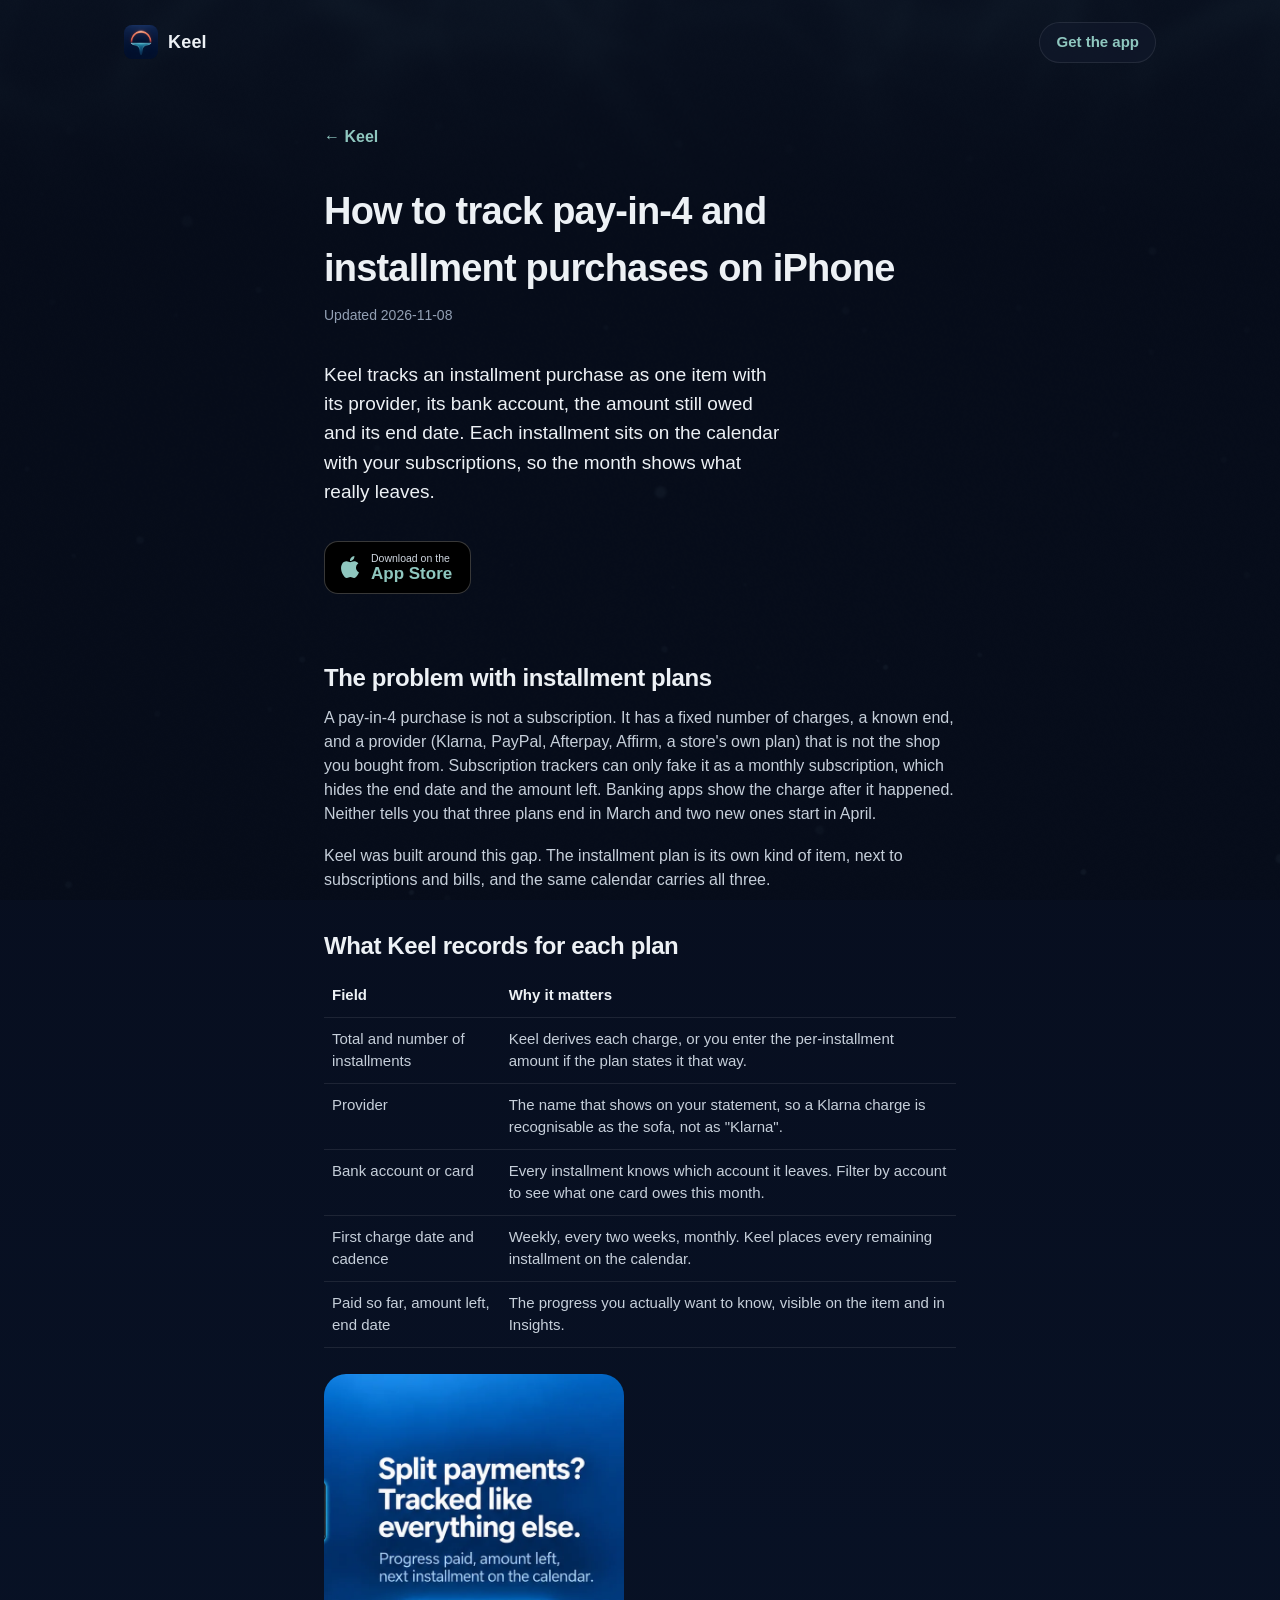
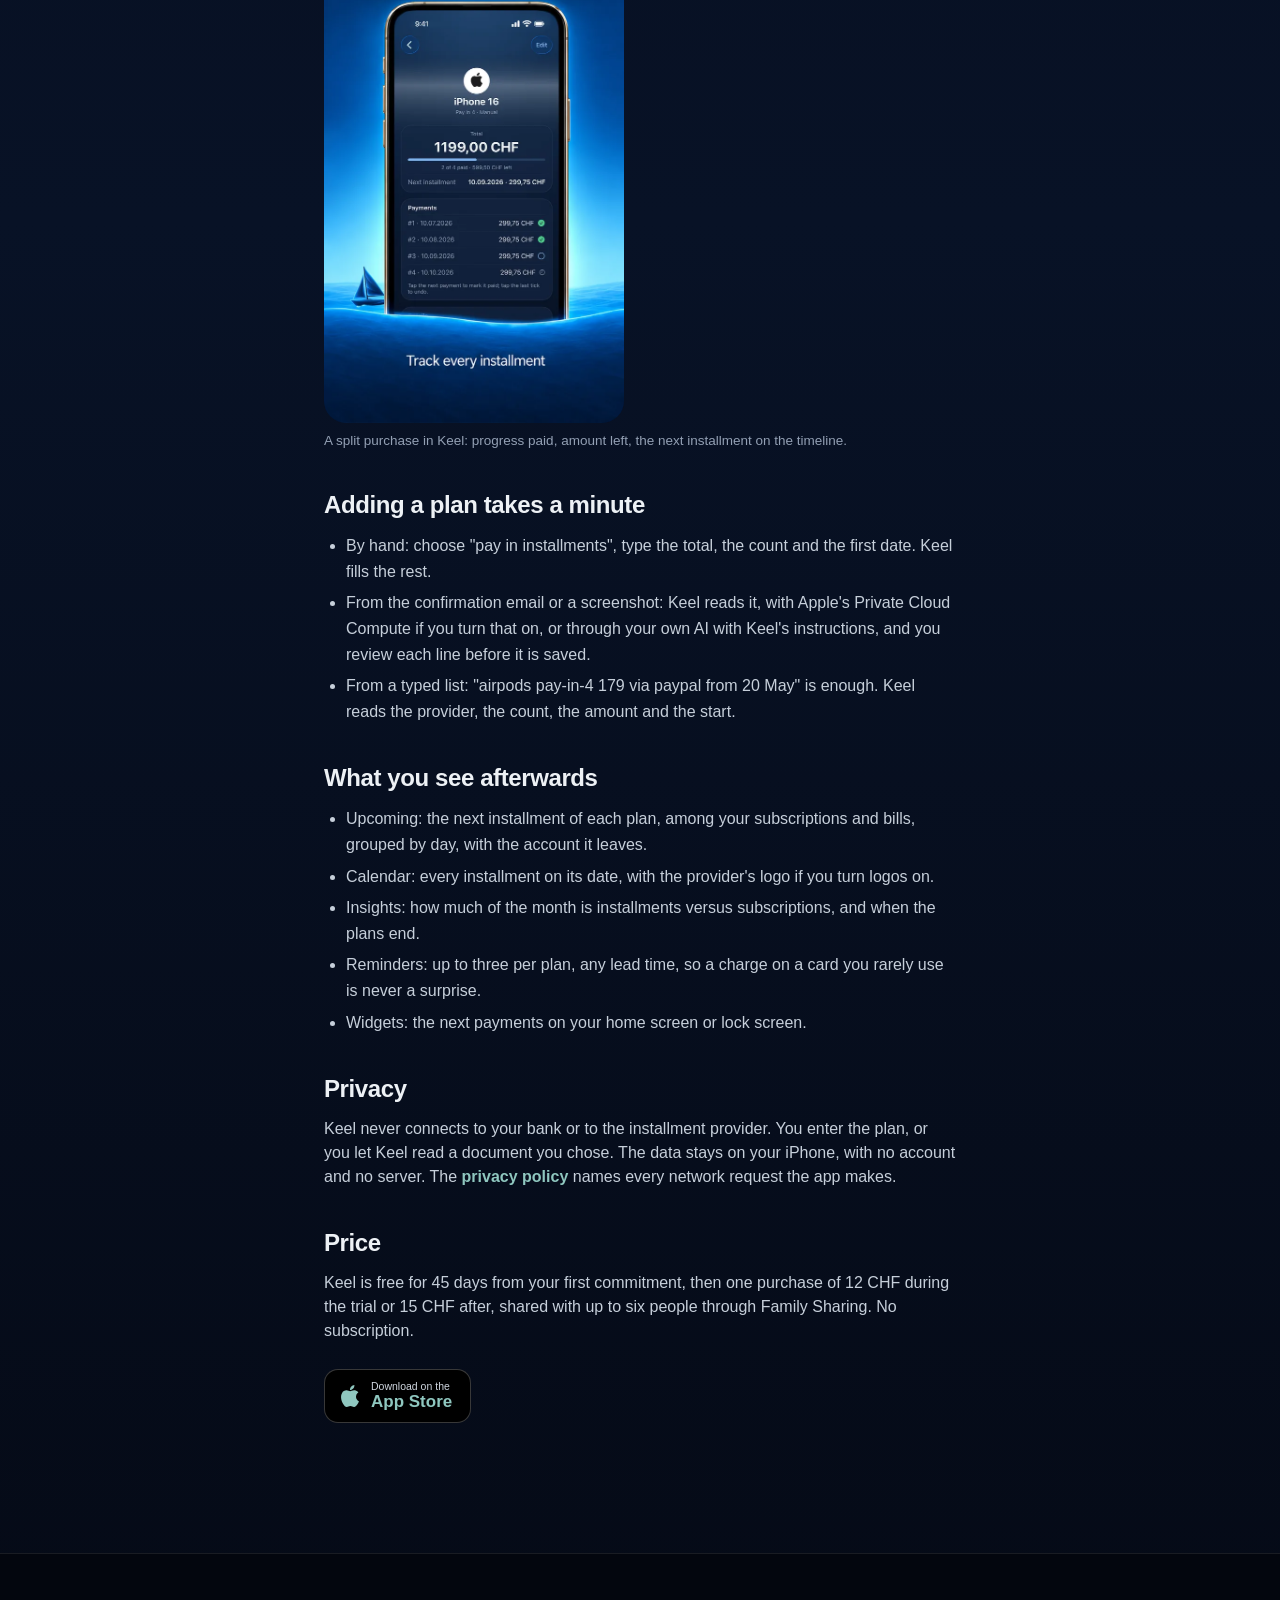
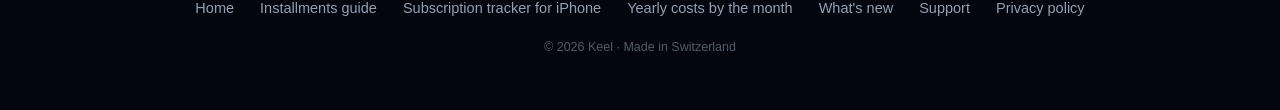
<file: installment-tracker/index.html>
<!doctype html>
<html lang="en">
<head>
  <meta charset="utf-8" />
  <meta name="viewport" content="width=device-width, initial-scale=1" />
  <title>Track pay in 4 and installment purchases on iPhone | Keel</title>
  <meta name="description" content="Keel tracks Klarna, PayPal Pay in 4 and store installment plans as first-class items: provider, bank account, amount left, end date, every installment on the calendar. No bank login." />
  <link rel="canonical" href="https://keel-app.ch/installment-tracker/" />
  <meta property="og:title" content="Track pay in 4 and installment purchases on iPhone | Keel" />
  <meta property="og:type" content="article" />
  <meta property="og:url" content="https://keel-app.ch/installment-tracker/" />
  <meta property="og:site_name" content="Keel" />
  <meta property="og:locale" content="en_US" />
  <meta property="og:description" content="Keel tracks Klarna, PayPal Pay in 4 and store installment plans as first-class items: provider, bank account, amount left, end date, every installment on the calendar. No bank login." />
  <meta property="og:image" content="https://keel-app.ch/assets/og.png" />
  <meta name="twitter:card" content="summary_large_image" />
  <link rel="icon" href="../assets/icon-96.png" sizes="96x96" />
  <link rel="apple-touch-icon" href="../assets/icon-180.png" />
  <meta name="apple-itunes-app" content="app-id=6792831014, app-argument=https://keel-app.ch/installment-tracker/" />
  <link rel="stylesheet" href="../styles.css" />
</head>
<body>
  <div class="aura" aria-hidden="true"></div>
  <header class="top">
    <a class="brand" href="../">
      <img src="../assets/icon-96.png" alt="" width="34" height="34" />
      <span>Keel</span>
    </a>
    <div class="top-right">
      <a class="top-cta" href="https://apps.apple.com/app/id6792831014" target="_blank" rel="noopener">Get the app</a>
    </div>
  </header>
  <main class="legal guide">
    <a class="back" href="../">&larr; Keel</a>
    <h1>How to track pay-in-4 and installment purchases on iPhone</h1>
    <p class="legal-date">Updated 2026-11-08</p>
    <p class="lede">Keel tracks an installment purchase as one item with its provider, its bank account, the amount still owed and its end date. Each installment sits on the calendar with your subscriptions, so the month shows what really leaves.</p>
    <a class="store-badge" href="https://apps.apple.com/app/id6792831014" target="_blank" rel="noopener" aria-label="Download on the App Store"><span class="store-badge-mark" aria-hidden="true"><svg viewBox="0 0 24 24" width="22" height="22" fill="currentColor" focusable="false"><path d="M12.152 6.896c-.948 0-2.415-1.078-3.96-1.04-2.04.027-3.91 1.183-4.961 3.014-2.117 3.675-.546 9.103 1.519 12.09 1.013 1.454 2.208 3.09 3.792 3.039 1.52-.065 2.09-.987 3.935-.987 1.831 0 2.35.987 3.96.948 1.637-.026 2.676-1.48 3.676-2.948 1.156-1.688 1.636-3.325 1.662-3.415-.039-.013-3.182-1.221-3.22-4.857-.026-3.04 2.48-4.494 2.597-4.559-1.429-2.09-3.623-2.324-4.39-2.376-2-.156-3.675 1.09-4.61 1.09zM15.53 3.83c.843-1.012 1.4-2.427 1.245-3.83-1.207.052-2.662.805-3.532 1.818-.78.896-1.454 2.338-1.273 3.714 1.338.104 2.715-.688 3.559-1.701" /></svg></span><span class="store-badge-text"><small>Download on the</small>App Store</span></a>
    <h2>The problem with installment plans</h2>
    <p>A pay-in-4 purchase is not a subscription. It has a fixed number of charges, a known end, and a provider (Klarna, PayPal, Afterpay, Affirm, a store's own plan) that is not the shop you bought from. Subscription trackers can only fake it as a monthly subscription, which hides the end date and the amount left. Banking apps show the charge after it happened. Neither tells you that three plans end in March and two new ones start in April.</p>
    <p>Keel was built around this gap. The installment plan is its own kind of item, next to subscriptions and bills, and the same calendar carries all three.</p>
    <h2>What Keel records for each plan</h2>
    <table>
      <tr><th>Field</th><th>Why it matters</th></tr>
      <tr><td>Total and number of installments</td><td>Keel derives each charge, or you enter the per-installment amount if the plan states it that way.</td></tr>
      <tr><td>Provider</td><td>The name that shows on your statement, so a Klarna charge is recognisable as the sofa, not as "Klarna".</td></tr>
      <tr><td>Bank account or card</td><td>Every installment knows which account it leaves. Filter by account to see what one card owes this month.</td></tr>
      <tr><td>First charge date and cadence</td><td>Weekly, every two weeks, monthly. Keel places every remaining installment on the calendar.</td></tr>
      <tr><td>Paid so far, amount left, end date</td><td>The progress you actually want to know, visible on the item and in Insights.</td></tr>
    </table>
    <figure><img src="../assets/slides/slide-03-split-payments.webp" alt="An installment purchase in Keel with its progress, amount left and next charge" width="640" height="1385" loading="lazy" /><figcaption>A split purchase in Keel: progress paid, amount left, the next installment on the timeline.</figcaption></figure>

    <h2>Adding a plan takes a minute</h2>
    <ul>
      <li>By hand: choose "pay in installments", type the total, the count and the first date. Keel fills the rest.</li>
      <li>From the confirmation email or a screenshot: Keel reads it, with Apple's Private Cloud Compute if you turn that on, or through your own AI with Keel's instructions, and you review each line before it is saved.</li>
      <li>From a typed list: "airpods pay-in-4 179 via paypal from 20 May" is enough. Keel reads the provider, the count, the amount and the start.</li>
    </ul>
    <h2>What you see afterwards</h2>
    <ul>
      <li>Upcoming: the next installment of each plan, among your subscriptions and bills, grouped by day, with the account it leaves.</li>
      <li>Calendar: every installment on its date, with the provider's logo if you turn logos on.</li>
      <li>Insights: how much of the month is installments versus subscriptions, and when the plans end.</li>
      <li>Reminders: up to three per plan, any lead time, so a charge on a card you rarely use is never a surprise.</li>
      <li>Widgets: the next payments on your home screen or lock screen.</li>
    </ul>
    <h2>Privacy</h2>
    <p>Keel never connects to your bank or to the installment provider. You enter the plan, or you let Keel read a document you chose. The data stays on your iPhone, with no account and no server. The <a href="../privacy.html">privacy policy</a> names every network request the app makes.</p>
    <h2>Price</h2>
    <p>Keel is free for 45 days from your first commitment, then one purchase of 12 CHF during the trial or 15 CHF after, shared with up to six people through Family Sharing. No subscription.</p>
    <a class="store-badge" href="https://apps.apple.com/app/id6792831014" target="_blank" rel="noopener" aria-label="Download on the App Store"><span class="store-badge-mark" aria-hidden="true"><svg viewBox="0 0 24 24" width="22" height="22" fill="currentColor" focusable="false"><path d="M12.152 6.896c-.948 0-2.415-1.078-3.96-1.04-2.04.027-3.91 1.183-4.961 3.014-2.117 3.675-.546 9.103 1.519 12.09 1.013 1.454 2.208 3.09 3.792 3.039 1.52-.065 2.09-.987 3.935-.987 1.831 0 2.35.987 3.96.948 1.637-.026 2.676-1.48 3.676-2.948 1.156-1.688 1.636-3.325 1.662-3.415-.039-.013-3.182-1.221-3.22-4.857-.026-3.04 2.48-4.494 2.597-4.559-1.429-2.09-3.623-2.324-4.39-2.376-2-.156-3.675 1.09-4.61 1.09zM15.53 3.83c.843-1.012 1.4-2.427 1.245-3.83-1.207.052-2.662.805-3.532 1.818-.78.896-1.454 2.338-1.273 3.714 1.338.104 2.715-.688 3.559-1.701" /></svg></span><span class="store-badge-text"><small>Download on the</small>App Store</span></a>

  </main>
  <footer class="footer">
    <nav class="footer-links">
      <a href="../">Home</a>
      <a href="../installment-tracker/">Installments guide</a>
      <a href="../subscription-tracker-iphone/">Subscription tracker for iPhone</a>
      <a href="../yearly-costs-monthly/">Yearly costs by the month</a>
      <a href="../changelog/">What's new</a>
      <a href="../support.html">Support</a>
      <a href="../privacy.html">Privacy policy</a>
    </nav>
    <p class="footer-fine">&copy; <span id="year">2026</span> Keel &middot; Made in Switzerland</p>
  </footer>
  <script src="../script.js"></script>
  <script data-goatcounter="https://keel-app.goatcounter.com/count" async src="//gc.zgo.at/count.js"></script>
</body>
</html>
</file>
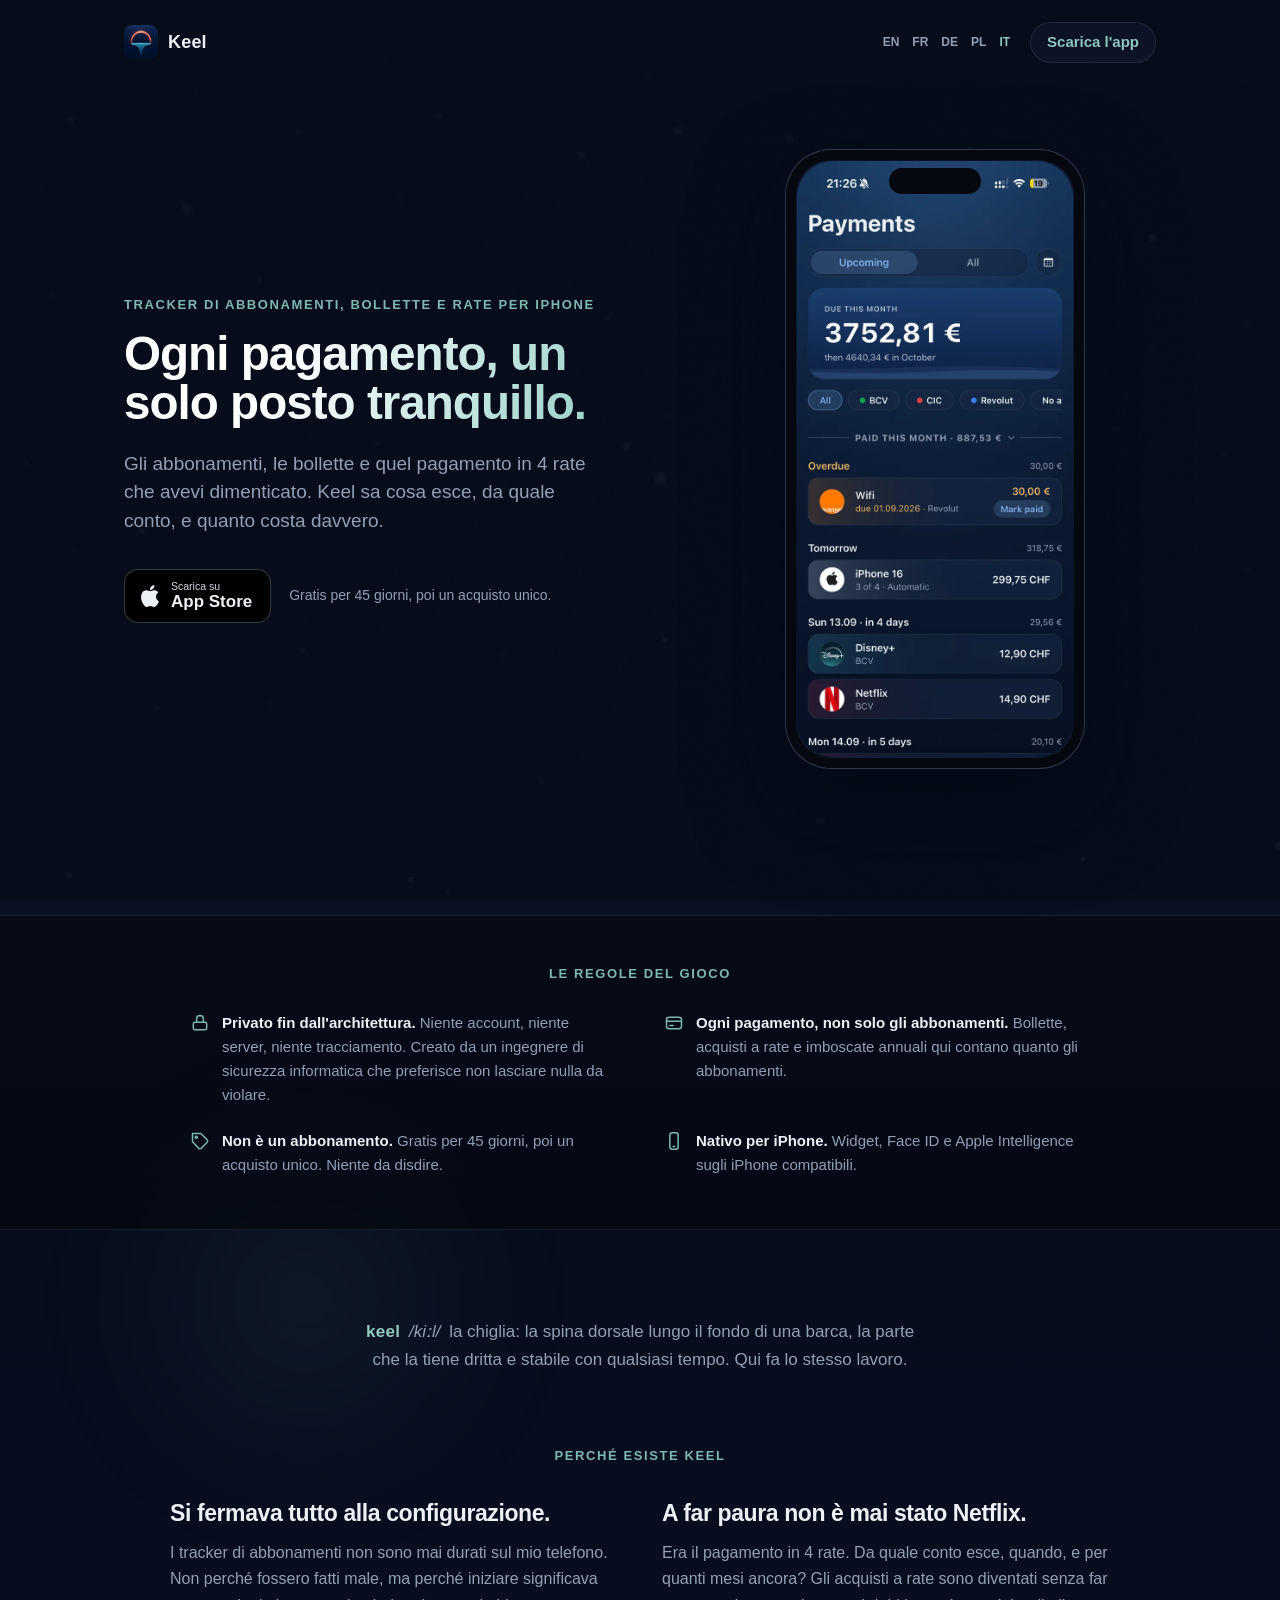
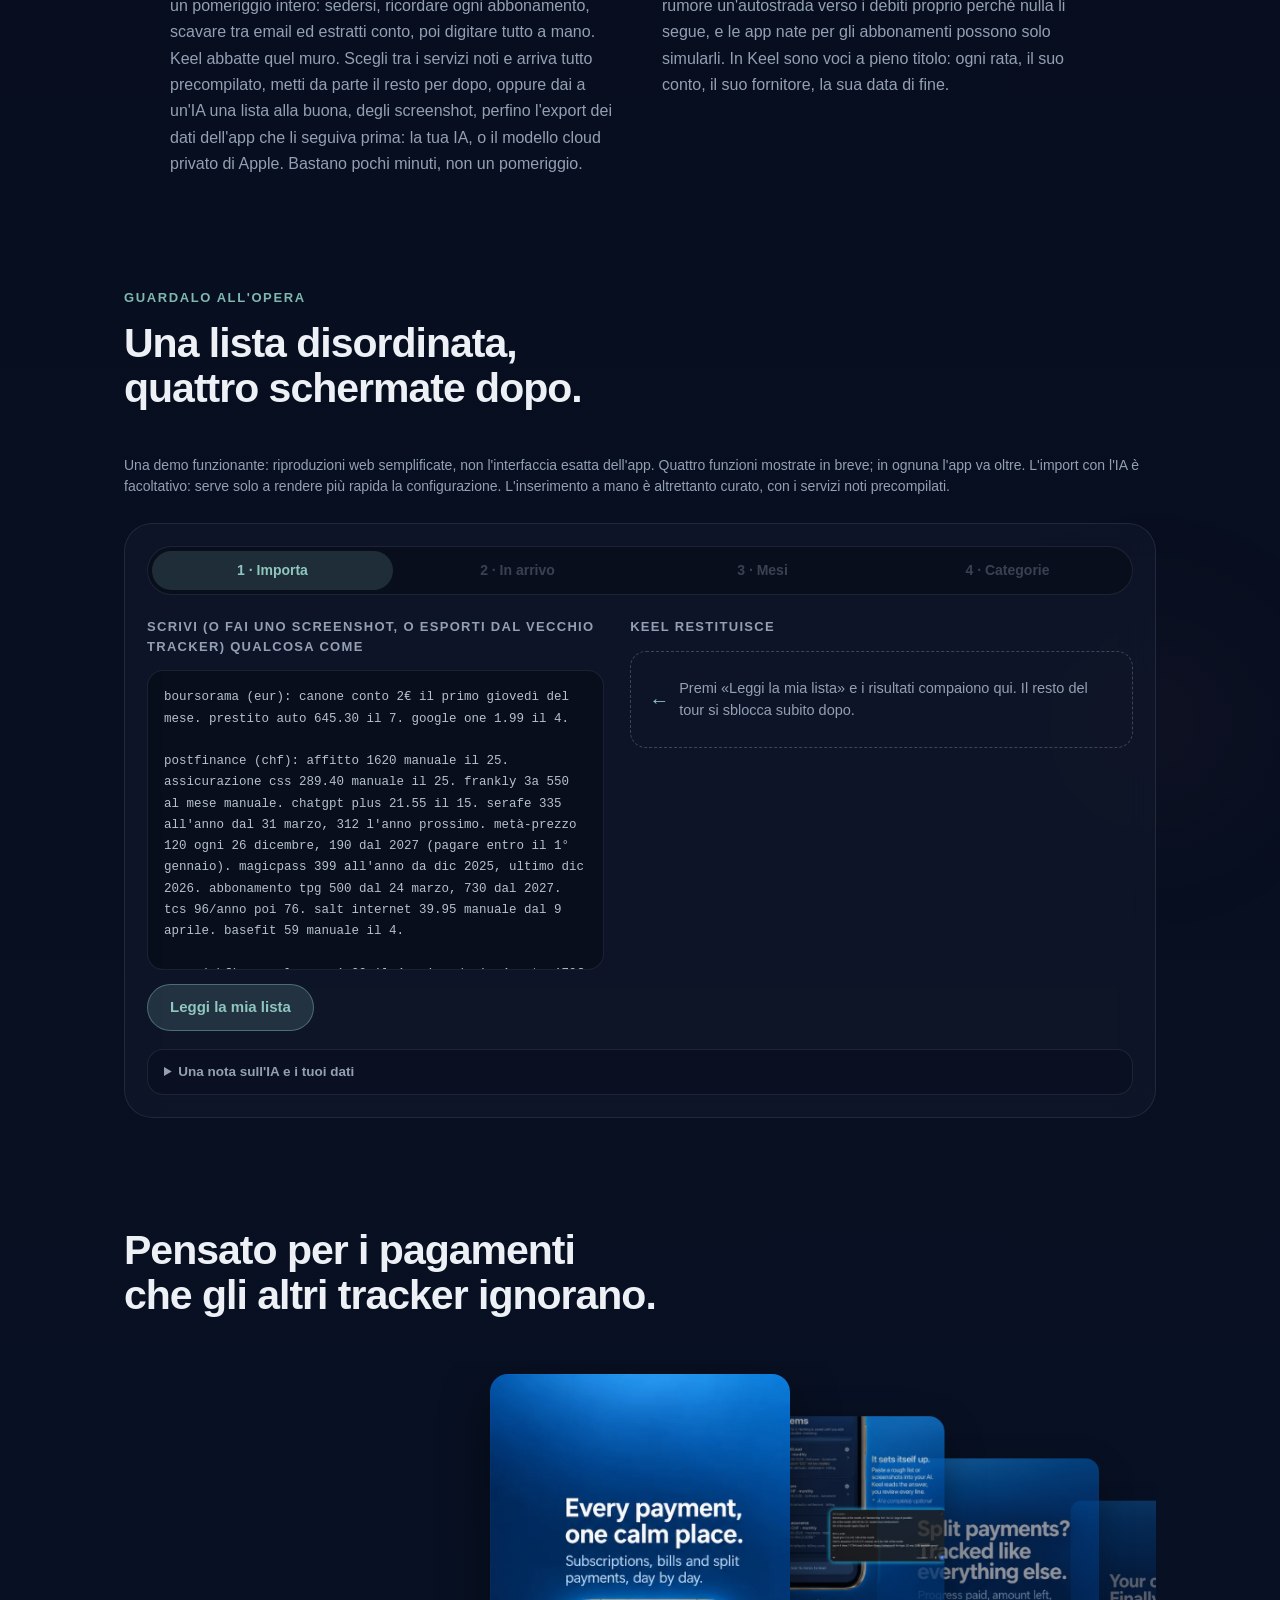
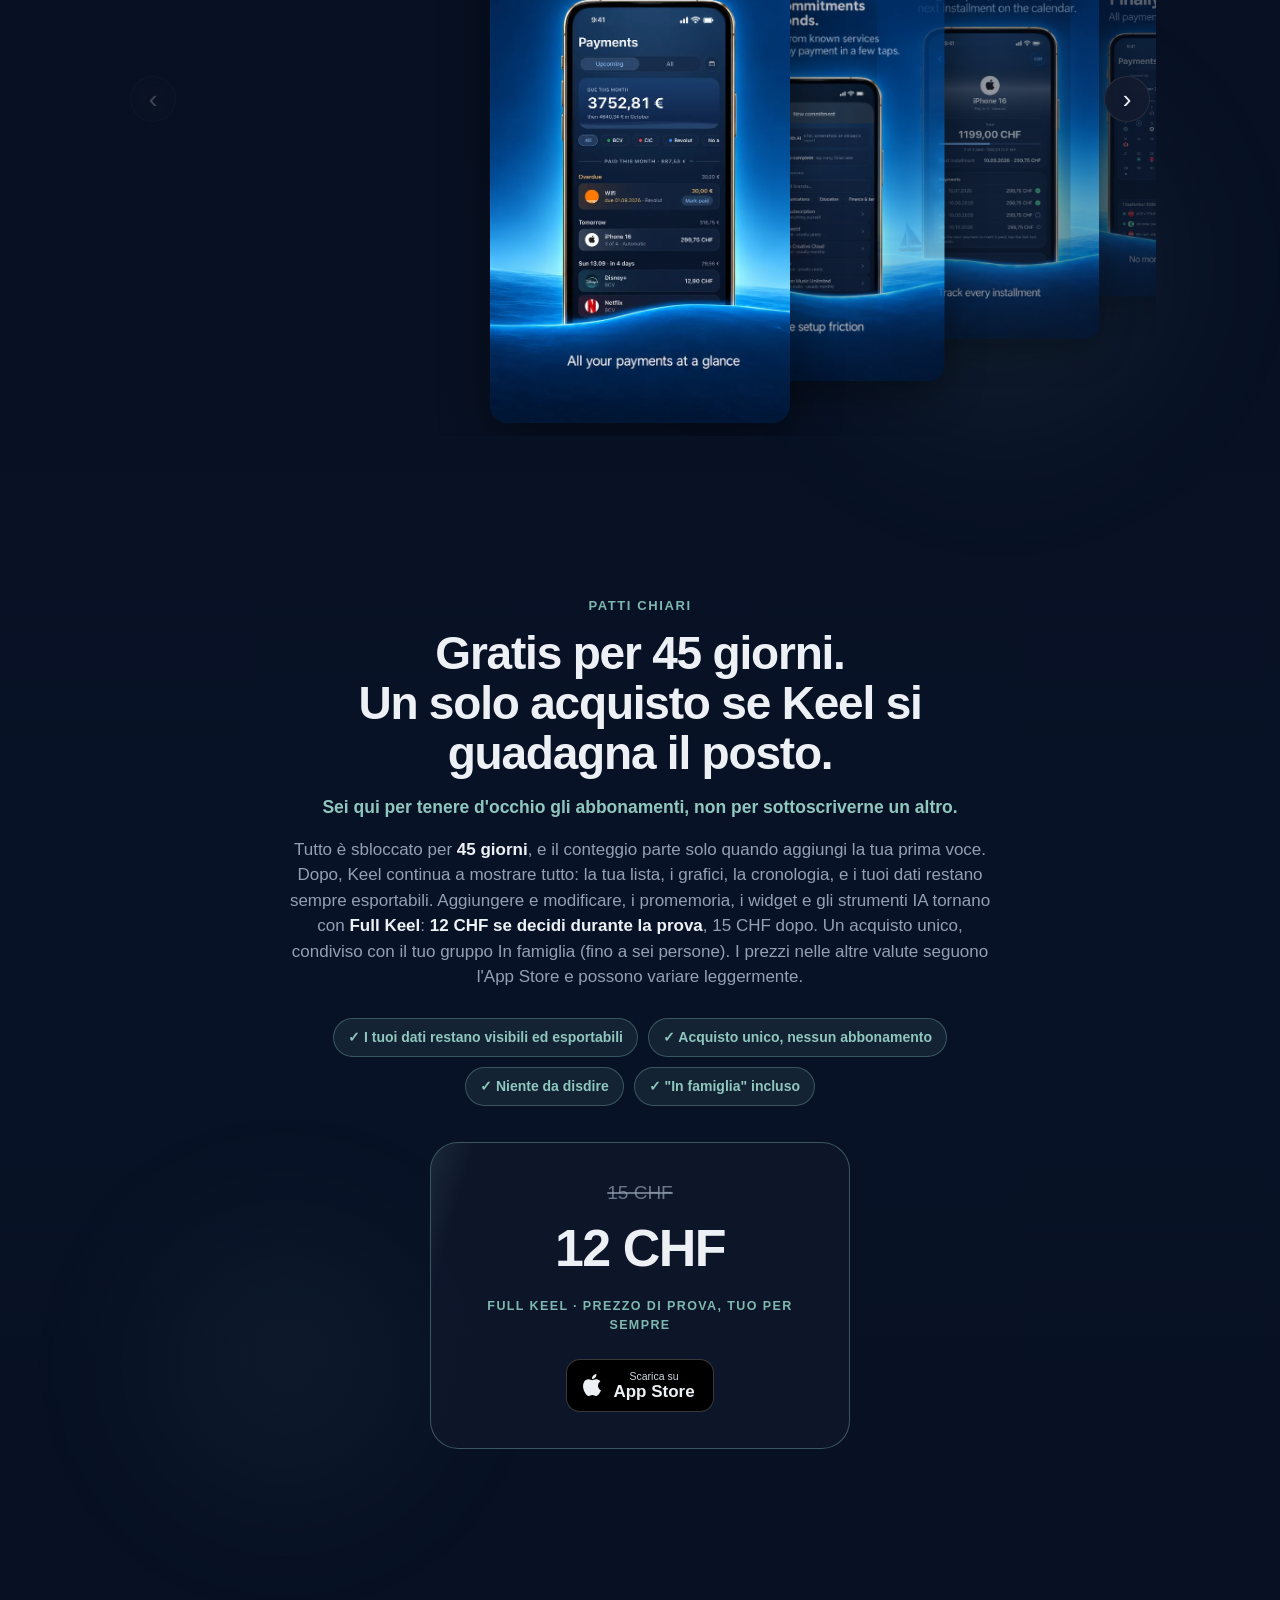
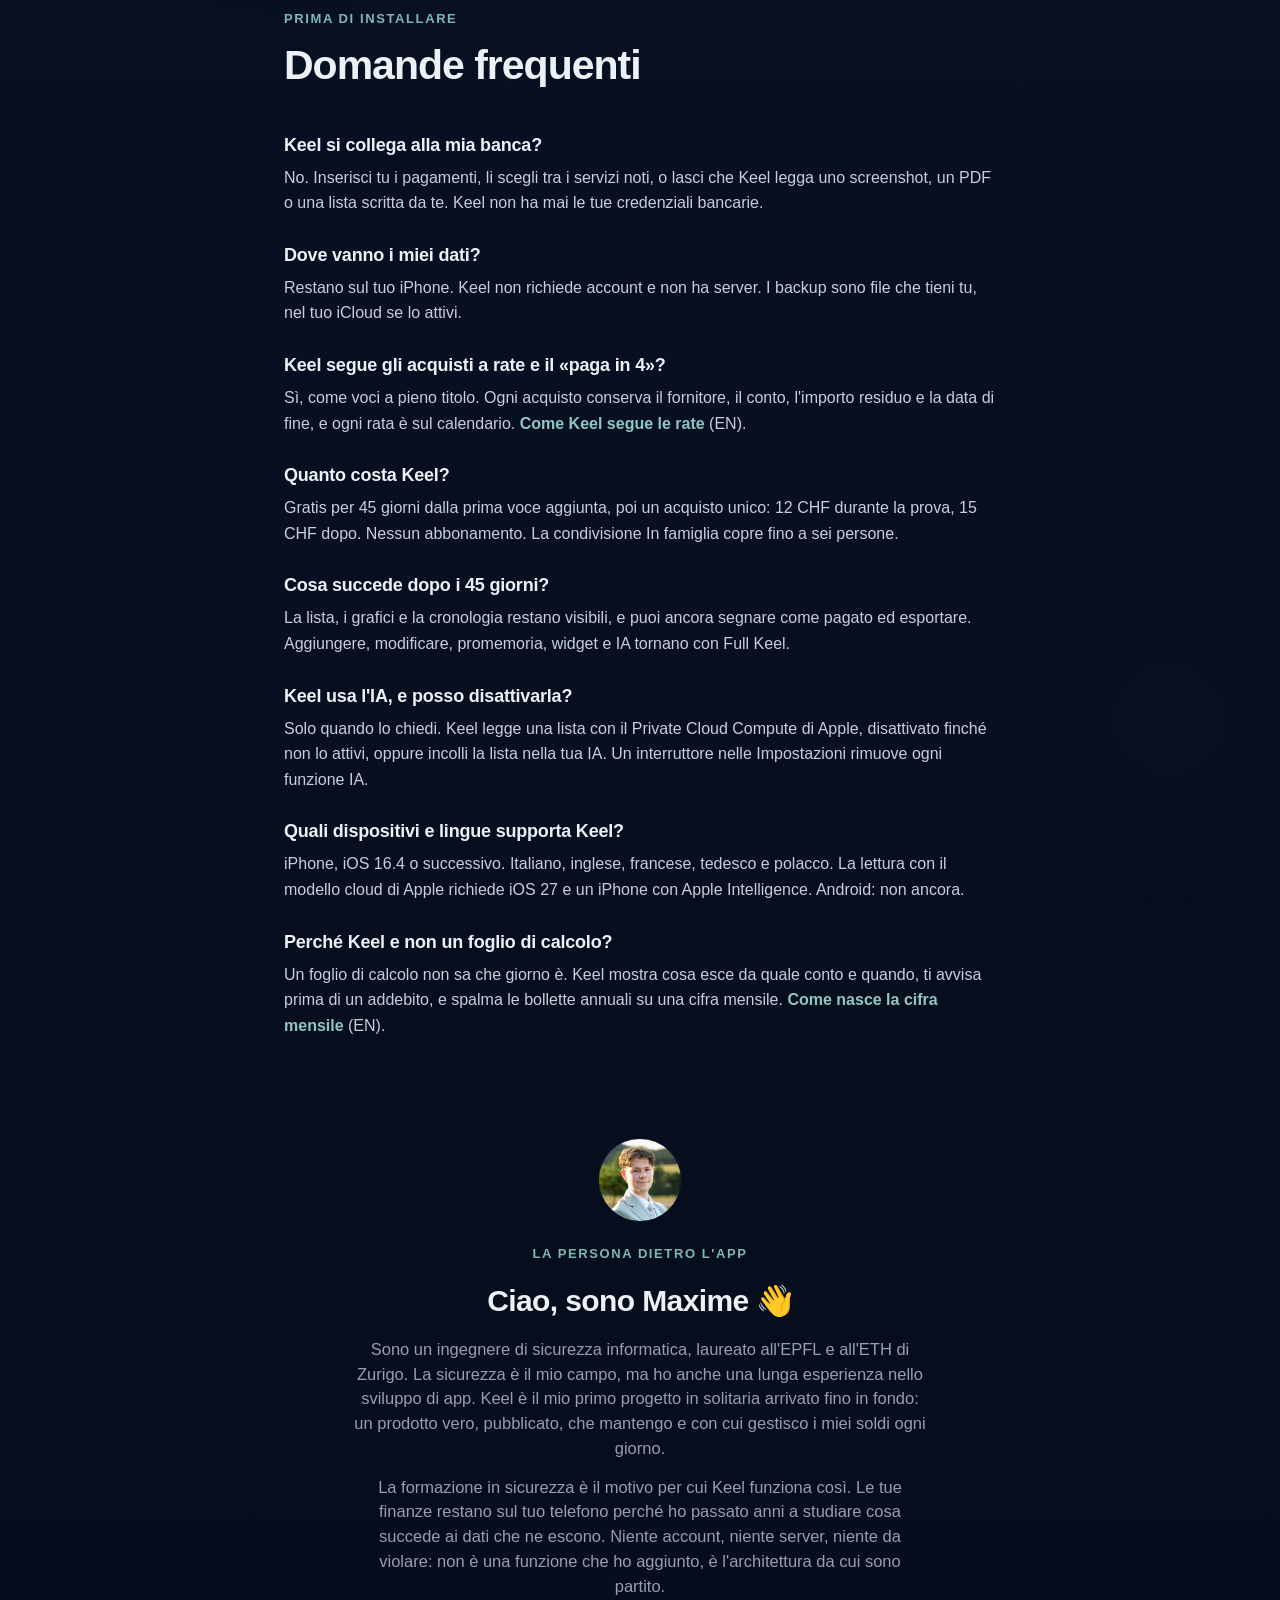
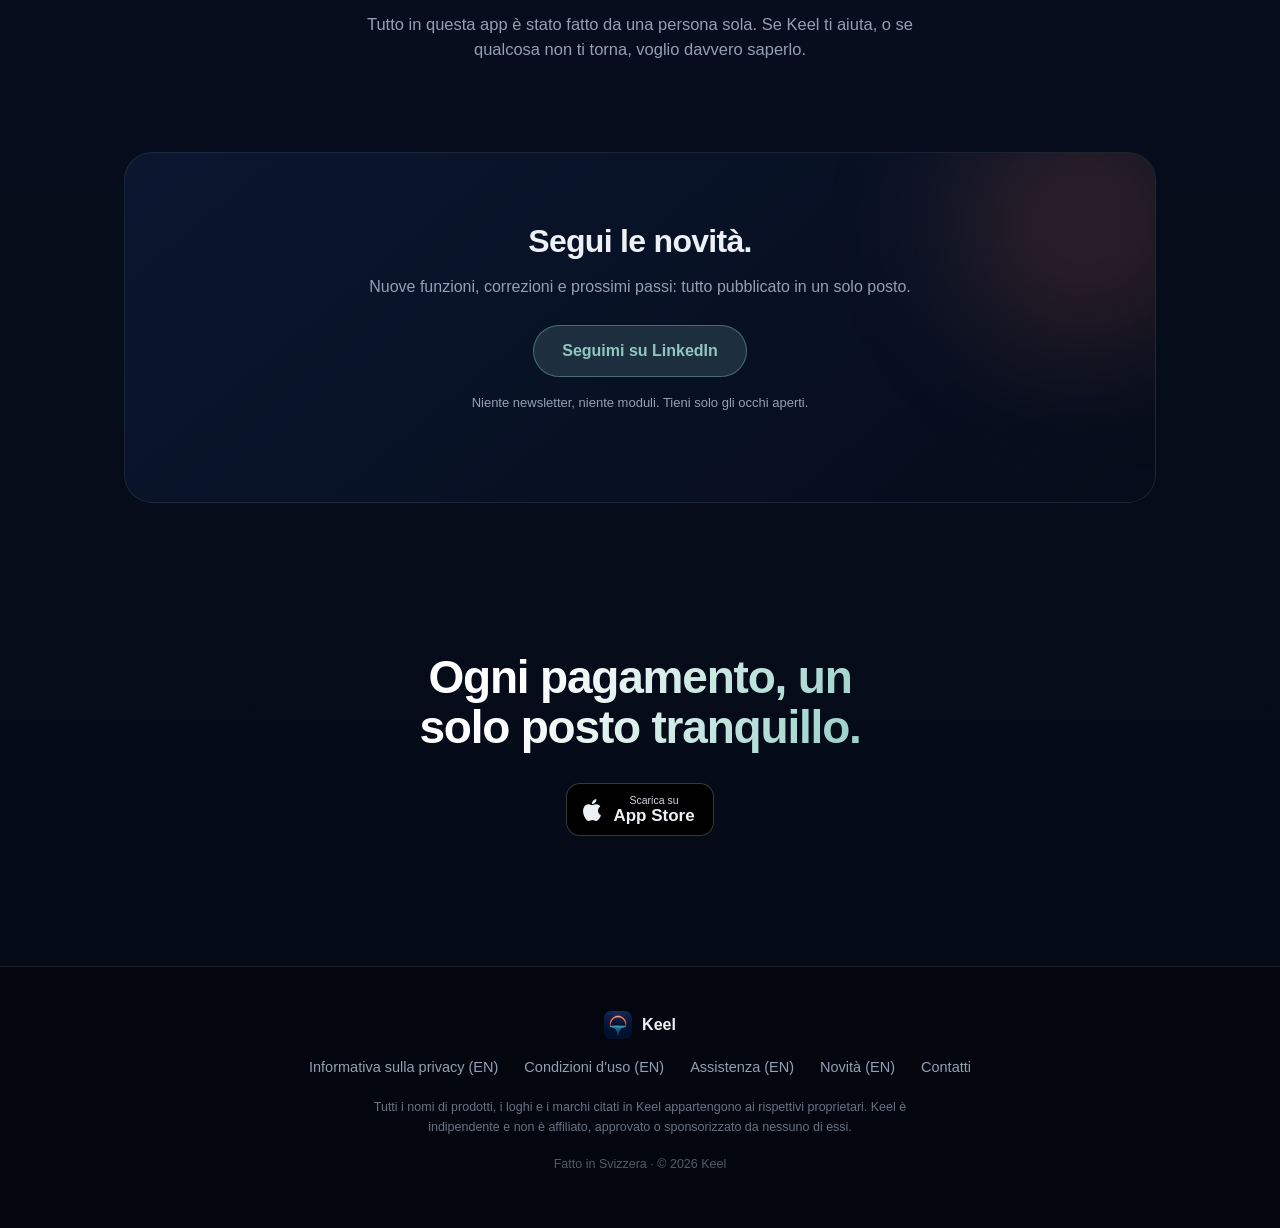
<file: it/index.html>
<!doctype html>
<html lang="it">
<head>
  <meta charset="utf-8" />
  <meta name="viewport" content="width=device-width, initial-scale=1" />
  <title>Keel: tracker di abbonamenti, bollette e rate per iPhone</title>
  <meta name="description" content="Keel tiene traccia di abbonamenti, bollette e pagamenti a rate: cosa esce, da quale conto, e quanto costa davvero. Nessun account, nessun server. Gratis per 45 giorni, poi un acquisto unico." />
  <meta property="og:title" content="Keel: ogni pagamento, un solo posto tranquillo." />
  <meta property="og:type" content="website" />
  <meta property="og:url" content="https://keel-app.ch/it/" />
  <meta property="og:site_name" content="Keel" />
  <meta property="og:locale" content="it_IT" />
  <meta property="og:description" content="Ogni pagamento, un solo posto tranquillo. Privato fin dall'architettura." />
  <meta property="og:image" content="https://keel-app.ch/assets/og.png" />
  <meta name="twitter:card" content="summary_large_image" />
  <meta name="twitter:title" content="Keel: ogni pagamento, un solo posto tranquillo." />
  <meta name="twitter:description" content="Ogni pagamento, un solo posto tranquillo. Privato fin dall'architettura." />
  <meta name="twitter:image" content="https://keel-app.ch/assets/og.png" />
  <link rel="icon" href="../assets/icon-96.png" sizes="96x96" />
  <link rel="apple-touch-icon" href="../assets/icon-180.png" />
  <meta name="apple-itunes-app" content="app-id=6792831014, app-argument=https://keel-app.ch/it/" />
  <link rel="preload" as="image" href="../assets/screen-upcoming.webp" fetchpriority="high" />
  <link rel="canonical" href="https://keel-app.ch/it/" />
  <link rel="alternate" hreflang="en" href="https://keel-app.ch/" />
  <link rel="alternate" hreflang="fr" href="https://keel-app.ch/fr/" />
  <link rel="alternate" hreflang="de" href="https://keel-app.ch/de/" />
  <link rel="alternate" hreflang="pl" href="https://keel-app.ch/pl/" />
  <link rel="alternate" hreflang="it" href="https://keel-app.ch/it/" />
  <link rel="alternate" hreflang="x-default" href="https://keel-app.ch/" />
  <link rel="stylesheet" href="../styles.css" />
  <script type="application/ld+json">
  {
    "@context": "https://schema.org",
    "@graph": [
      {
        "@type": "MobileApplication",
        "@id": "https://keel-app.ch/#app",
        "name": "Keel",
        "alternateName": "Keel: Subscription Tracker",
        "url": "https://keel-app.ch/it/",
        "sameAs": "https://apps.apple.com/app/id6792831014",
        "installUrl": "https://apps.apple.com/app/id6792831014",
        "inLanguage": [
          "en",
          "fr",
          "de",
          "it",
          "pl"
        ],
        "operatingSystem": "iOS 16.4 or later",
        "applicationCategory": "FinanceApplication",
        "description": "Keel tiene traccia di abbonamenti, bollette e pagamenti a rate: cosa esce, da quale conto, e quanto costa davvero. Nessun account, nessun server. Gratis per 45 giorni, poi un acquisto unico.",
        "image": "https://keel-app.ch/assets/og.png",
        "author": {
          "@id": "https://keel-app.ch/#maxime"
        },
        "publisher": {
          "@id": "https://keel-app.ch/#org"
        },
        "offers": [
          {
            "@type": "Offer",
            "name": "Free for 45 days",
            "price": "0",
            "priceCurrency": "CHF"
          },
          {
            "@type": "Offer",
            "name": "Full Keel, during the trial",
            "price": "12",
            "priceCurrency": "CHF"
          },
          {
            "@type": "Offer",
            "name": "Full Keel",
            "price": "15",
            "priceCurrency": "CHF"
          }
        ]
      },
      {
        "@type": "Organization",
        "@id": "https://keel-app.ch/#org",
        "name": "Keel",
        "url": "https://keel-app.ch/",
        "logo": "https://keel-app.ch/assets/icon-180.png",
        "email": "contactkeel@protonmail.com",
        "foundingLocation": {
          "@type": "Country",
          "name": "Switzerland"
        },
        "founder": {
          "@id": "https://keel-app.ch/#maxime"
        },
        "sameAs": [
          "https://apps.apple.com/app/id6792831014",
          "https://www.linkedin.com/in/maxime-teuber-ba18732b0/"
        ]
      },
      {
        "@type": "Person",
        "@id": "https://keel-app.ch/#maxime",
        "name": "Maxime Teuber",
        "jobTitle": "Cybersecurity engineer",
        "alumniOf": [
          {
            "@type": "CollegeOrUniversity",
            "name": "EPFL"
          },
          {
            "@type": "CollegeOrUniversity",
            "name": "ETH Zürich"
          }
        ],
        "sameAs": [
          "https://www.linkedin.com/in/maxime-teuber-ba18732b0/"
        ]
      },
      {
        "@type": "WebSite",
        "@id": "https://keel-app.ch/#site",
        "url": "https://keel-app.ch/",
        "name": "Keel",
        "inLanguage": "it",
        "publisher": {
          "@id": "https://keel-app.ch/#org"
        }
      }
    ]
  }
  </script>
</head>
<body>

  <!-- Ambient stage: the app's aura, in CSS. -->
  <div class="aura" aria-hidden="true">
    <div class="glow glow-surface"></div>
    <div class="glow g1"></div>
    <div class="glow g2"></div>
    <div class="glow g3"></div>
    <div class="glow g4"></div>
    <div class="glow g5"></div>
    <div class="glow g6"></div>
    <div class="glow g7"></div>
    <div class="glow glow-floor"></div>
  </div>

  <header class="top">
    <a class="brand" href="#top">
      <img src="../assets/icon-96.png" alt="" width="34" height="34" />
      <span>Keel</span>
    </a>
    <div class="top-right">
      <nav class="langs" aria-label="Lingua">
        <a href="../" lang="en">EN</a>
        <a href="../fr/" lang="fr">FR</a>
        <a href="../de/" lang="de">DE</a>
        <a href="../pl/" lang="pl">PL</a>
        <a href="./" class="active" aria-current="page">IT</a>
      </nav>
      <a class="top-cta" href="#get">Scarica l'app</a>
    </div>
  </header>

  <main id="top">

    <!-- ============================== HERO ============================== -->
    <section class="hero">
      <div class="hero-copy" data-reveal>
        <p class="eyebrow">Tracker di abbonamenti, bollette e rate per iPhone</p>
        <h1>Ogni pagamento, un solo posto tranquillo.</h1>
        <p class="lede">
          Gli abbonamenti, le bollette e quel pagamento in 4 rate che avevi
          dimenticato. Keel sa cosa esce, da quale conto, e quanto costa
          davvero.
        </p>
        <div class="hero-actions">
          <a class="store-badge" href="https://apps.apple.com/app/id6792831014" target="_blank" rel="noopener" aria-label="Scarica su App Store">
            <span class="store-badge-mark" aria-hidden="true"><svg viewBox="0 0 24 24" width="22" height="22" fill="currentColor" focusable="false"><path d="M12.152 6.896c-.948 0-2.415-1.078-3.96-1.04-2.04.027-3.91 1.183-4.961 3.014-2.117 3.675-.546 9.103 1.519 12.09 1.013 1.454 2.208 3.09 3.792 3.039 1.52-.065 2.09-.987 3.935-.987 1.831 0 2.35.987 3.96.948 1.637-.026 2.676-1.48 3.676-2.948 1.156-1.688 1.636-3.325 1.662-3.415-.039-.013-3.182-1.221-3.22-4.857-.026-3.04 2.48-4.494 2.597-4.559-1.429-2.09-3.623-2.324-4.39-2.376-2-.156-3.675 1.09-4.61 1.09zM15.53 3.83c.843-1.012 1.4-2.427 1.245-3.83-1.207.052-2.662.805-3.532 1.818-.78.896-1.454 2.338-1.273 3.714 1.338.104 2.715-.688 3.559-1.701"/></svg></span>
            <span class="store-badge-text"><small>Scarica su</small>App Store</span>
          </a>
          <span class="hero-note">Gratis per 45 giorni, poi un acquisto unico.</span>
        </div>
      </div>

      <div class="hero-device" data-reveal data-reveal-delay="1">
        <div class="device" id="tilt-device">
          <div class="device-notch" aria-hidden="true"></div>
          <div class="device-screen ph">
            <img src="../assets/screen-upcoming.webp" fetchpriority="high" width="640" height="1391" alt="La schermata In arrivo di Keel" onerror="this.remove()" />
            <span class="ph-label">screenshot<br/>Pagamenti · In arrivo</span>
          </div>
        </div>
      </div>
    </section>

    <!-- Waterline -->
    <div class="waterline" aria-hidden="true">
      <svg viewBox="0 0 1440 90" preserveAspectRatio="none">
        <path class="wave wave-back"
          d="M0,52 C120,38 240,66 360,52 C480,38 600,66 720,52 C840,38 960,66 1080,52 C1200,38 1320,66 1440,52 L1440,90 L0,90 Z" />
        <path class="wave wave-front"
          d="M0,60 C160,48 320,72 480,60 C640,48 800,72 960,60 C1120,48 1280,72 1440,60 L1440,90 L0,90 Z" />
      </svg>
    </div>

    <!-- ========================== TRUST STRIP =========================== -->
    <section class="trust">
      <p class="eyebrow trust-kicker" data-reveal>Le regole del gioco</p>
      <div class="trust-inner">
        <p class="vow" data-reveal><span class="vow-icon" aria-hidden="true"><svg viewBox="0 0 24 24" fill="none" stroke="currentColor" stroke-width="1.8" stroke-linecap="round" stroke-linejoin="round"><rect x="4" y="11" width="16" height="9" rx="2"/><path d="M8 11V7a4 4 0 0 1 8 0v4"/></svg></span><span><strong>Privato fin dall'architettura.</strong> Niente account, niente server, niente tracciamento. Creato da un ingegnere di sicurezza informatica che preferisce non lasciare nulla da violare.</span></p>
        <p class="vow" data-reveal data-reveal-delay="1"><span class="vow-icon" aria-hidden="true"><svg viewBox="0 0 24 24" fill="none" stroke="currentColor" stroke-width="1.8" stroke-linecap="round" stroke-linejoin="round"><rect x="3" y="5" width="18" height="14" rx="3"/><path d="M3 10h18"/><path d="M7 15h4"/></svg></span><span><strong>Ogni pagamento, non solo gli abbonamenti.</strong> Bollette, acquisti a rate e imboscate annuali qui contano quanto gli abbonamenti.</span></p>
        <p class="vow" data-reveal data-reveal-delay="1"><span class="vow-icon" aria-hidden="true"><svg viewBox="0 0 24 24" fill="none" stroke="currentColor" stroke-width="1.8" stroke-linecap="round" stroke-linejoin="round"><path d="M20.6 13.4 13.4 20.6a2 2 0 0 1-2.8 0L3 13V3h10l7.6 7.6a2 2 0 0 1 0 2.8Z"/><circle cx="7.5" cy="7.5" r="1.3"/></svg></span><span><strong>Non è un abbonamento.</strong> Gratis per 45 giorni, poi un acquisto unico. Niente da disdire.</span></p>
        <p class="vow" data-reveal data-reveal-delay="2"><span class="vow-icon" aria-hidden="true"><svg viewBox="0 0 24 24" fill="none" stroke="currentColor" stroke-width="1.8" stroke-linecap="round" stroke-linejoin="round"><rect x="7" y="2" width="10" height="20" rx="3"/><path d="M11 18.5h2"/></svg></span><span><strong>Nativo per iPhone.</strong> Widget, Face ID e Apple Intelligence sugli iPhone compatibili.</span></p>
      </div>
    </section>

    <!-- Il nome, spiegato. -->
    <section class="name-note" data-reveal>
      <p>
        <span class="name-word">keel</span> <span class="name-pron">/ki&#720;l/</span>
        <span class="name-def">la chiglia: la spina dorsale lungo il fondo di una barca, la parte
        che la tiene dritta e stabile con qualsiasi tempo. Qui fa lo stesso lavoro.</span>
      </p>
    </section>

    <!-- ============================ THE STORY ============================ -->
    <section class="story">
      <p class="eyebrow" data-reveal>Perché esiste Keel</p>
      <div class="story-cols">
        <article data-reveal>
          <h3>Si fermava tutto alla configurazione.</h3>
          <p>
            I tracker di abbonamenti non sono mai durati sul mio
            telefono. Non perché fossero fatti male, ma perché iniziare
            significava un pomeriggio intero: sedersi, ricordare ogni
            abbonamento, scavare tra email ed estratti conto, poi digitare
            tutto a mano. Keel abbatte quel muro. Scegli tra i servizi
            noti e arriva tutto precompilato, metti da parte il resto
            per dopo, oppure dai a un'IA una lista alla buona, degli
            screenshot, perfino l'export dei dati dell'app che li seguiva
            prima: la tua IA, o il modello cloud privato di Apple.
            Bastano pochi minuti, non un pomeriggio.
          </p>
        </article>
        <article data-reveal data-reveal-delay="1">
          <h3>A far paura non è mai stato Netflix.</h3>
          <p>
            Era il pagamento in 4 rate. Da quale conto esce, quando, e per
            quanti mesi ancora? Gli acquisti a rate sono diventati senza far rumore
            un'autostrada verso i debiti proprio perché nulla li segue, e le
            app nate per gli abbonamenti possono solo simularli. In Keel sono
            voci a pieno titolo: ogni rata, il suo conto, il suo fornitore, la
            sua data di fine.
          </p>
        </article>
      </div>
    </section>

    <!-- ========================= INTERACTIVE TOUR ======================== -->
    <section class="tour" id="tour">
      <p class="eyebrow" data-reveal>Guardalo all'opera</p>
      <h2 class="section-title tour-title" data-reveal>Una lista disordinata,<br />quattro schermate dopo.</h2>
      <p class="tour-disclaimer" data-reveal>
        Una demo funzionante: riproduzioni web semplificate, non
        l'interfaccia esatta dell'app. Quattro funzioni mostrate in breve;
        in ognuna l'app va oltre. L'import con l'IA è facoltativo:
        serve solo a rendere più rapida la configurazione. L'inserimento a
        mano è altrettanto curato, con i servizi noti precompilati.
      </p>

      <div class="tour-shell" data-reveal>
        <div class="tour-tabs" role="tablist">
          <button class="tour-tab active" data-step="0" role="tab">1 · Importa</button>
          <button class="tour-tab locked" data-step="1" role="tab">2 · In arrivo</button>
          <button class="tour-tab locked" data-step="2" role="tab">3 · Mesi</button>
          <button class="tour-tab locked" data-step="3" role="tab">4 · Categorie</button>
        </div>

        <!-- STEP 1 -->
        <div class="tour-panel active" data-panel="0">
          <div class="tour-import">
            <div class="tour-import-in">
              <p class="tour-label">Scrivi (o fai uno screenshot, o esporti dal vecchio tracker) qualcosa come</p>
              <div class="rough">boursorama (eur): canone conto 2&euro; il primo giovedì del mese. prestito auto 645.30 il 7. google one 1.99 il 4.<br /><br />
postfinance (chf): affitto 1620 manuale il 25. assicurazione css 289.40 manuale il 25. frankly 3a 550 al mese manuale. chatgpt plus 21.55 il 15. serafe 335 all'anno dal 31 marzo, 312 l'anno prossimo. metà-prezzo 120 ogni 26 dicembre, 190 dal 2027 (pagare entro il 1° gennaio). magicpass 399 all'anno da dic 2025, ultimo dic 2026. abbonamento tpg 500 dal 24 marzo, 730 dal 2027. tcs 96/anno poi 76. salt internet 39.95 manuale dal 9 aprile. basefit 59 manuale il 4.<br /><br />
neon (chf): google one 1.99 il 4. airpods in 4 rate 179&euro; via paypal dal 20 maggio. tastiera custom in 4 rate 1560 hkd dal 29 aprile.</div>
              <button class="tour-read" id="tour-read">Leggi la mia lista</button>
            </div>
            <div class="tour-import-out" id="tour-out" aria-live="polite">
              <p class="tour-label">Keel restituisce <span class="tour-count" id="tour-count"></span></p>
              <div class="tour-waiting" id="tour-waiting">
                <span class="tw-arrow tw-left" aria-hidden="true">&#8592;</span>
                <span class="tw-arrow tw-up" aria-hidden="true">&#8593;</span>
                Premi «Leggi la mia lista» e i risultati compaiono qui. Il
                resto del tour si sblocca subito dopo.
              </div>
              <div class="parsed" id="parsed-cards">
                <div class="parsed-card">
                  <div class="mini-row"><span class="mini-dot" style="background:#4E79A7"></span><span class="mini-name">Affitto</span><span class="mini-amount">CHF 1620</span></div>
                  <div class="field-chips"><span>manuale</span><span>il 25</span><span>PostFinance</span></div>
                </div>
                <div class="parsed-card">
                  <div class="mini-row"><span class="mini-dot" style="background:#B56576"></span><span class="mini-name">SERAFE</span><span class="mini-amount">CHF 335 / anno</span></div>
                  <div class="field-chips"><span>manuale</span><span>annuale · 31 mar</span><span class="chip-change">312 dal 2027</span></div>
                </div>
                <div class="parsed-card">
                  <div class="mini-row"><span class="mini-dot" style="background:#E8735A"></span><span class="mini-name">AirPods · PayPal</span><span class="mini-amount">4 &times; 44,75 &euro;</span></div>
                  <div class="field-chips"><span>automatico</span><span>pagamento a rate</span><span>dal 20 mag</span><span>Neon</span></div>
                </div>
                <div class="parsed-card">
                  <div class="mini-row"><span class="mini-dot" style="background:#C9A66B"></span><span class="mini-name">Tastiera custom · 4 rate</span><span class="mini-amount">HKD 1560</span></div>
                  <div class="field-chips"><span>automatico</span><span class="chip-change">&asymp; 44,43 &euro; / rata</span><span>dal 29 apr</span></div>
                </div>
                <div class="parsed-card">
                  <div class="mini-row"><span class="mini-dot" style="background:#EB0000"></span><span class="mini-name">Metà-prezzo</span><span class="mini-amount">CHF 120 / anno</span></div>
                  <div class="field-chips"><span>manuale</span><span>26 dic</span><span class="chip-change">190 dal 2027</span><span>nota: pagare entro il 1° gen</span></div>
                </div>
                <div class="parsed-card parsed-more">&hellip;e le altre 12, lette allo stesso modo</div>
              </div>
              <p class="tour-foot">Ogni voce passa da una schermata di verifica manuale prima di essere salvata.</p>
            </div>
          </div>
          <details class="ai-note">
            <summary>Una nota sull'IA e i tuoi dati</summary>
            <p>L'IA in Keel è facoltativa e resta disattivata finché non la usi. La strada che consigliamo oggi passa da un'IA di cui ti fidi già (ChatGPT, Claude, Gemini). Keel non vi è collegato: l'app ti dà istruzioni già pronte, le incolli nella tua IA dove la usi di solito, e riporti qui la sua risposta. La tua lista viaggia solo dove la porti tu, alle condizioni di quell'IA: scegline una di cui ti fidi, e ometti ciò che preferisci tenere per te.</p>
            <p>Keel può anche leggere una lista da solo, con il modello cloud di Apple (Private Cloud Compute). Resta disattivato finché non lo attivi, richiede una connessione internet, e il tuo testo va ad Apple per essere letto e torna subito: Apple dichiara che i dati inviati lì non vengono conservati e non sono accessibili ad Apple. L'app ti mostra prima il testo, toglie numeri di carta, riferimenti e la parte personale degli indirizzi email, e ti lascia tagliare ciò che vuoi prima dell'invio.</p>
            <p>In ogni caso, Keel non ha server e non vede mai la tua lista. L'app legge solo la risposta, sul tuo telefono, e ogni voce passa da una schermata di verifica prima che qualcosa venga salvato.</p>
            <p>E se non vuoi nessuna IA: un solo interruttore nelle Impostazioni rimuove dall'app ogni funzione IA e i suoi punti di accesso. I tuoi dati e la cronologia restano intatti.</p>
          </details>
        </div>

        <!-- STEP 2 -->
        <div class="tour-panel" data-panel="1">
          <p class="tour-label">La stessa lista, come linea del tempo · è domenica 12 luglio</p>

          <div class="t-hero" id="t-hero">
            <span class="t-hero-label" id="t-hero-label">In scadenza questo mese</span>
            <strong class="t-hero-amount" id="t-hero-amount">CHF 1991.91</strong>
            <span class="t-hero-sub" id="t-hero-sub">poi CHF 2674.09 ad agosto</span>
          </div>

          <div class="acct-chips" id="acct-chips">
            <button class="acct-chip active" data-acct="all">Tutti</button>
            <button class="acct-chip" data-acct="bour"><i style="background:#6C8EBF"></i>Boursorama</button>
            <button class="acct-chip" data-acct="post"><i style="background:#7FB8B0"></i>PostFinance</button>
            <button class="acct-chip" data-acct="neon"><i style="background:#C9A66B"></i>Neon</button>
          </div>

          <div class="upcoming" id="t-upcoming">
            <button class="fold-bar" data-fold="paid">
              <span>Pagato questo mese · CHF 39.95</span><span class="fold-chevron">&#8964;</span>
            </button>
            <div class="fold-body" data-fold-body="paid" hidden>
              <div class="up-row settled" id="row-salt" data-acct="post" data-amt="39.95" data-cur="chf"><span class="mini-dot" style="background:#9C8FC7"></span><span class="mini-name">Salt Home</span><span class="up-tag" data-was="scad. 9 lug" data-over="1">pagato ✓</span><span class="mini-amount">CHF 39.95 · PostFinance</span><button class="mark-btn undo-btn" data-mark>Annulla</button></div>
            </div>

            <div class="up-section" data-section id="sec-overdue">
              <div class="up-day up-overdue">In ritardo <span class="up-day-total">CHF 289.40</span></div>
              <div class="up-row overdue" data-acct="post" data-amt="289.40" data-cur="chf"><span class="mini-dot" style="background:#B56576"></span><span class="mini-name">Assicurazione CSS</span><span class="up-tag up-tag-over">scad. 9 lug</span><span class="mini-amount">CHF 289.40 · PostFinance</span><button class="mark-btn" data-mark>Segna pagato</button></div>
            </div>

            <div class="up-section" data-section>
              <div class="up-day">lun 20 lug <span class="up-day-total">44,75 &euro;</span></div>
              <div class="up-row" data-acct="neon" data-amt="44.75" data-cur="eur"><span class="mini-dot" style="background:#E8735A"></span><span class="mini-name">AirPods · PayPal</span><span class="up-tag">3 di 4</span><span class="mini-amount">44,75 &euro; · Neon</span><span class="auto-note">automatico</span></div>
            </div>

            <div class="up-section" data-section>
              <div class="up-day">sab 25 lug <span class="up-day-total">CHF 1620</span></div>
              <div class="up-row" data-acct="post" data-amt="1620" data-cur="chf"><span class="mini-dot" style="background:#4E79A7"></span><span class="mini-name">Affitto</span><span class="up-tag">manuale</span><span class="mini-amount">CHF 1620 · PostFinance</span><button class="mark-btn" data-mark>Segna pagato</button></div>
            </div>

            <div class="up-section" data-section>
              <div class="up-day">mer 29 lug <span class="up-day-total">44,42 &euro;</span></div>
              <div class="up-row" data-acct="neon" data-amt="44.42" data-cur="eur"><span class="mini-dot" style="background:#C9A66B"></span><span class="mini-name">Tastiera custom</span><span class="up-tag up-tag-last">4 di 4 · ultima</span><span class="mini-amount">44,42 &euro; · Neon</span><span class="auto-note">automatico</span></div>
            </div>

            <button class="fold-bar" data-fold="next">
              <span>Agosto 2026 · CHF 2674.09</span><span class="fold-chevron">&#8964;</span>
            </button>
            <div class="fold-body" data-fold-body="next" hidden>
              <div class="up-day">mar 4 ago</div>
              <div class="up-row" data-acct="bour" data-amt="1.99" data-cur="eur"><span class="mini-dot" style="background:#4285F4"></span><span class="mini-name">Google One</span><span class="up-tag">auto</span><span class="mini-amount">1,99 &euro; · Boursorama</span></div>
              <div class="up-row" data-acct="neon" data-amt="1.99" data-cur="chf"><span class="mini-dot" style="background:#4285F4"></span><span class="mini-name">Google One</span><span class="up-tag">auto</span><span class="mini-amount">CHF 1.99 · Neon</span></div>
              <div class="up-row" data-acct="post" data-amt="59" data-cur="chf"><span class="mini-dot" style="background:#8FBC94"></span><span class="mini-name">Basefit</span><span class="up-tag">manuale</span><span class="mini-amount">CHF 59 · PostFinance</span></div>
              <div class="up-day">gio 6 ago</div>
              <div class="up-row" data-acct="bour" data-amt="2" data-cur="eur"><span class="mini-dot" style="background:#6C8EBF"></span><span class="mini-name">Canone conto</span><span class="up-tag up-tag-anchor">primo giovedì</span><span class="mini-amount">2 &euro; · Boursorama</span></div>
              <div class="up-day">ven 7 ago</div>
              <div class="up-row" data-acct="bour" data-amt="645.30" data-cur="eur"><span class="mini-dot" style="background:#6C8EBF"></span><span class="mini-name">Prestito auto</span><span class="up-tag">auto</span><span class="mini-amount">645,30 &euro; · Boursorama</span></div>
              <div class="up-day">dom 9 ago</div>
              <div class="up-row" data-acct="post" data-amt="39.95" data-cur="chf"><span class="mini-dot" style="background:#9C8FC7"></span><span class="mini-name">Salt Home</span><span class="up-tag">manuale</span><span class="mini-amount">CHF 39.95 · PostFinance</span></div>
              <div class="up-day">sab 15 ago</div>
              <div class="up-row" data-acct="post" data-amt="21.55" data-cur="chf"><span class="mini-dot" style="background:#74AA9C"></span><span class="mini-name">ChatGPT Plus</span><span class="up-tag">auto</span><span class="mini-amount">CHF 21.55 · PostFinance</span></div>
              <div class="up-day">gio 20 ago</div>
              <div class="up-row" data-acct="neon" data-amt="44.75" data-cur="eur"><span class="mini-dot" style="background:#E8735A"></span><span class="mini-name">AirPods · PayPal</span><span class="up-tag up-tag-last">4 di 4 · ultima</span><span class="mini-amount">44,75 &euro; · Neon</span></div>
              <div class="up-day">mar 25 ago</div>
              <div class="up-row" data-acct="post" data-amt="1620" data-cur="chf"><span class="mini-dot" style="background:#4E79A7"></span><span class="mini-name">Affitto</span><span class="up-tag">manuale</span><span class="mini-amount">CHF 1620 · PostFinance</span></div>
              <div class="up-row" data-acct="post" data-amt="289.40" data-cur="chf"><span class="mini-dot" style="background:#B56576"></span><span class="mini-name">Assicurazione CSS</span><span class="up-tag">manuale</span><span class="mini-amount">CHF 289.40 · PostFinance</span></div>
            </div>
          </div>
        </div>

        <!-- STEP 3 -->
        <div class="tour-panel" data-panel="2">
          <p class="tour-label">Ogni mese, passato e futuro. Tocca una barra.</p>
          <div class="tour-chart">
            <div>
              <div class="tbar-nav">
                <button id="tbar-prev" aria-label="Anno precedente">&#8249;</button>
                <strong id="tbar-window">lug 2026 · giu 2027</strong>
                <button id="tbar-next" aria-label="Anno successivo">&#8250;</button>
              </div>
              <div class="tbars" id="tbars"></div>
              <p class="tour-hint-note"><em>Le barre corallo</em> segnalano i mesi di picco, un suggerimento aggiunto solo per questa demo: l'app tiene i grafici puliti e lascia parlare i numeri.</p>
            </div>
            <div class="tbar-detail" id="tbar-detail">
              <p class="tour-foot">Tocca una barra per vedere i suoi pagamenti: pagati, in scadenza o in ritardo. Toccala di nuovo per tornare indietro. La linea tratteggiata è la media mensile.</p>
            </div>
          </div>
        </div>

        <!-- STEP 4 -->
        <div class="tour-panel" data-panel="3">
          <p class="tour-label">Dove vanno davvero i soldi di un mese</p>
          <div class="tour-donut">
            <div class="donut" id="donut">
              <div class="donut-center" id="donut-center"><strong>CHF 2753</strong><span>al mese, spalmato</span></div>
            </div>
            <ul class="donut-legend" id="donut-legend"></ul>
            <div class="donut-detail" id="donut-detail">
              <p class="tour-foot">Tocca uno spicchio o la sua riga nella legenda per vedere cosa contiene.</p>
            </div>
          </div>
          <p class="tour-foot">I costi annuali qui sono divisi in dodicesimi, così un rinnovo annuale mostra il suo vero peso in ogni mese. I pagamenti a rate (che finiscono) e il 3a in pausa restano fuori: questo è l'impegno mensile.</p>
        </div>
      </div>
    </section>

    <!-- ======================= APP STORE SLIDES ======================= -->
    <section class="features">
      <h2 class="section-title" data-reveal>Pensato per i pagamenti<br />che gli altri tracker ignorano.</h2>
      <div class="slideshow" id="slideshow" data-reveal tabindex="0" aria-roledescription="carousel">
        <button class="slide-nav slide-prev" id="slide-prev" aria-label="Diapositiva precedente" disabled>&#8249;</button>
        <div class="slide-stage" id="slide-stage">
          <figure class="slide">
            <img src="../assets/slides/slide-01-payments.webp" alt="La linea del tempo dei pagamenti: cosa esce e quando" width="640" height="1385" loading="lazy" />
          </figure>
          <figure class="slide">
            <img src="../assets/slides/slide-02-setup-ai.webp" alt="Pronto in pochi minuti: l'IA legge la tua lista alla buona" width="640" height="1385" loading="lazy" />
          </figure>
          <figure class="slide">
            <img src="../assets/slides/slide-03-split-payments.webp" alt="Pagamenti a rate, rata per rata" width="640" height="1385" loading="lazy" />
          </figure>
          <figure class="slide">
            <img src="../assets/slides/slide-04-calendar.webp" alt="Un mese di pagamenti sul calendario" width="640" height="1385" loading="lazy" />
          </figure>
          <figure class="slide">
            <img src="../assets/slides/slide-05-stay-aware.webp" alt="Promemoria prima di ogni addebito" width="640" height="1385" loading="lazy" />
          </figure>
          <figure class="slide">
            <img src="../assets/slides/slide-06-insights.webp" alt="Analisi: categorie, mesi, la verità annuale" width="640" height="1385" loading="lazy" />
          </figure>
          <figure class="slide">
            <img src="../assets/slides/slide-07-privacy.webp" alt="Privato fin dall'architettura: niente account, niente server" width="640" height="1385" loading="lazy" />
          </figure>
          <figure class="slide">
            <img src="../assets/slides/slide-08-pricing.webp" alt="Gratis per 45 giorni, poi un acquisto unico" width="640" height="1385" loading="lazy" />
          </figure>
          <figure class="slide">
            <img src="../assets/slides/slide-09-harbor.webp" alt="Il porto: il tuo anno di pagamenti, in mare" width="640" height="1385" loading="lazy" />
          </figure>
        </div>
        <button class="slide-nav slide-next" id="slide-next" aria-label="Diapositiva successiva">&#8250;</button>
      </div>
    </section>

    <!-- ============================ PROMISE ============================ -->
    <section class="promise" id="get">
      <p class="eyebrow" data-reveal>Patti chiari</p>
      <h2 data-reveal>Gratis per 45 giorni.<br />Un solo acquisto se Keel si guadagna il posto.</h2>
      <p class="promise-lead" data-reveal>
        Sei qui per tenere d'occhio gli abbonamenti, non per sottoscriverne un
        altro.
      </p>
      <p class="promise-copy" data-reveal>
        Tutto è sbloccato per <strong>45 giorni</strong>, e il conteggio
        parte solo quando aggiungi la tua prima voce. Dopo, Keel continua
        a mostrare tutto: la tua lista, i grafici, la cronologia, e i tuoi
        dati restano sempre esportabili. Aggiungere e modificare, i
        promemoria, i widget e gli strumenti IA tornano con
        <strong>Full Keel</strong>: <strong>12 CHF se decidi durante la
        prova</strong>, 15 CHF dopo. Un acquisto unico, condiviso con il tuo gruppo In famiglia (fino a sei persone). I prezzi nelle altre valute
        seguono l'App Store e possono variare leggermente.
      </p>
      <ul class="chips" data-reveal>
        <li>&#10003; I tuoi dati restano visibili ed esportabili</li>
        <li>&#10003; Acquisto unico, nessun abbonamento</li>
        <li>&#10003; Niente da disdire</li>
        <li>&#10003; "In famiglia" incluso</li>
      </ul>
      <div class="price-card" data-reveal>
        <div class="price-sheen" aria-hidden="true"></div>
        <div class="price-was">15 CHF</div>
        <div class="price-amount">12 CHF</div>
        <div class="price-tag">Full Keel · prezzo di prova, tuo per sempre</div>
        <a class="store-badge" href="https://apps.apple.com/app/id6792831014" target="_blank" rel="noopener">
          <span class="store-badge-mark" aria-hidden="true"><svg viewBox="0 0 24 24" width="22" height="22" fill="currentColor" focusable="false"><path d="M12.152 6.896c-.948 0-2.415-1.078-3.96-1.04-2.04.027-3.91 1.183-4.961 3.014-2.117 3.675-.546 9.103 1.519 12.09 1.013 1.454 2.208 3.09 3.792 3.039 1.52-.065 2.09-.987 3.935-.987 1.831 0 2.35.987 3.96.948 1.637-.026 2.676-1.48 3.676-2.948 1.156-1.688 1.636-3.325 1.662-3.415-.039-.013-3.182-1.221-3.22-4.857-.026-3.04 2.48-4.494 2.597-4.559-1.429-2.09-3.623-2.324-4.39-2.376-2-.156-3.675 1.09-4.61 1.09zM15.53 3.83c.843-1.012 1.4-2.427 1.245-3.83-1.207.052-2.662.805-3.532 1.818-.78.896-1.454 2.338-1.273 3.714 1.338.104 2.715-.688 3.559-1.701"/></svg></span>
          <span class="store-badge-text"><small>Scarica su</small>App Store</span>
        </a>
      </div>
    </section>

    <!-- ============================== FAQ =============================== -->
    <section class="faq" id="faq">
      <p class="eyebrow" data-reveal>Prima di installare</p>
      <h2 class="section-title" data-reveal>Domande frequenti</h2>
      <div class="faq-list">
        <div class="faq-item" data-reveal>
          <h3>Keel si collega alla mia banca?</h3>
          <p>No. Inserisci tu i pagamenti, li scegli tra i servizi noti, o lasci che Keel legga uno screenshot, un PDF o una lista scritta da te. Keel non ha mai le tue credenziali bancarie.</p>
        </div>
        <div class="faq-item" data-reveal>
          <h3>Dove vanno i miei dati?</h3>
          <p>Restano sul tuo iPhone. Keel non richiede account e non ha server. I backup sono file che tieni tu, nel tuo iCloud se lo attivi.</p>
        </div>
        <div class="faq-item" data-reveal>
          <h3>Keel segue gli acquisti a rate e il «paga in 4»?</h3>
          <p>Sì, come voci a pieno titolo. Ogni acquisto conserva il fornitore, il conto, l'importo residuo e la data di fine, e ogni rata è sul calendario. <a href="../installment-tracker/">Come Keel segue le rate</a> (EN).</p>
        </div>
        <div class="faq-item" data-reveal>
          <h3>Quanto costa Keel?</h3>
          <p>Gratis per 45 giorni dalla prima voce aggiunta, poi un acquisto unico: 12 CHF durante la prova, 15 CHF dopo. Nessun abbonamento. La condivisione In famiglia copre fino a sei persone.</p>
        </div>
        <div class="faq-item" data-reveal>
          <h3>Cosa succede dopo i 45 giorni?</h3>
          <p>La lista, i grafici e la cronologia restano visibili, e puoi ancora segnare come pagato ed esportare. Aggiungere, modificare, promemoria, widget e IA tornano con Full Keel.</p>
        </div>
        <div class="faq-item" data-reveal>
          <h3>Keel usa l'IA, e posso disattivarla?</h3>
          <p>Solo quando lo chiedi. Keel legge una lista con il Private Cloud Compute di Apple, disattivato finché non lo attivi, oppure incolli la lista nella tua IA. Un interruttore nelle Impostazioni rimuove ogni funzione IA.</p>
        </div>
        <div class="faq-item" data-reveal>
          <h3>Quali dispositivi e lingue supporta Keel?</h3>
          <p>iPhone, iOS 16.4 o successivo. Italiano, inglese, francese, tedesco e polacco. La lettura con il modello cloud di Apple richiede iOS 27 e un iPhone con Apple Intelligence. Android: non ancora.</p>
        </div>
        <div class="faq-item" data-reveal>
          <h3>Perché Keel e non un foglio di calcolo?</h3>
          <p>Un foglio di calcolo non sa che giorno è. Keel mostra cosa esce da quale conto e quando, ti avvisa prima di un addebito, e spalma le bollette annuali su una cifra mensile. <a href="../yearly-costs-monthly/">Come nasce la cifra mensile</a> (EN).</p>
        </div>
      </div>
    </section>

    <!-- ============================= MAKER ============================= -->
    <section class="maker">
      <div class="maker-avatar ph" data-reveal>
        <img src="../assets/maker.jpg" alt="Maxime Teuber" width="256" height="256" onerror="this.remove()" />
        <span class="ph-label">foto</span>
      </div>
      <p class="eyebrow" data-reveal>La persona dietro l'app</p>
      <h2 data-reveal>Ciao, sono Maxime &#128075;</h2>
      <p class="maker-copy" data-reveal>
        Sono un ingegnere di sicurezza informatica, laureato all'EPFL e all'ETH di
        Zurigo. La sicurezza è il mio campo, ma ho anche una lunga
        esperienza nello sviluppo di app. Keel è il mio primo progetto in
        solitaria arrivato fino in fondo: un prodotto vero, pubblicato, che
        mantengo e con cui gestisco i miei soldi ogni giorno.
      </p>
      <p class="maker-copy" data-reveal data-reveal-delay="1">
        La formazione in sicurezza è il motivo per cui Keel funziona così.
        Le tue finanze restano sul tuo telefono perché ho passato anni a
        studiare cosa succede ai dati che ne escono. Niente account,
        niente server, niente da violare: non è una funzione che ho
        aggiunto, è l'architettura da cui sono partito.
      </p>
      <p class="maker-copy" data-reveal data-reveal-delay="2">
        Tutto in questa app è stato fatto da una persona sola. Se Keel ti
        aiuta, o se qualcosa non ti torna, voglio davvero saperlo.
      </p>
    </section>

    <!-- ========================= STAY IN THE LOOP ======================= -->
    <section class="updates" id="updates">
      <div class="updates-card" data-reveal>
        <div class="updates-glow" aria-hidden="true"></div>
        <h2>Segui le novità.</h2>
        <p>Nuove funzioni, correzioni e prossimi passi: tutto pubblicato in un solo posto.</p>
        <a class="updates-linkedin" href="https://www.linkedin.com/in/maxime-teuber-ba18732b0/" target="_blank" rel="noopener">
          Seguimi su LinkedIn
        </a>
        <p class="updates-note">Niente newsletter, niente moduli. Tieni solo gli occhi aperti.</p>
      </div>
    </section>

    <!-- ============================ CLOSING ============================ -->
    <section class="closing">
      <h2 data-reveal>Ogni pagamento, un solo posto tranquillo.</h2>
      <a class="store-badge" href="https://apps.apple.com/app/id6792831014" target="_blank" rel="noopener" data-reveal>
        <span class="store-badge-mark" aria-hidden="true"><svg viewBox="0 0 24 24" width="22" height="22" fill="currentColor" focusable="false"><path d="M12.152 6.896c-.948 0-2.415-1.078-3.96-1.04-2.04.027-3.91 1.183-4.961 3.014-2.117 3.675-.546 9.103 1.519 12.09 1.013 1.454 2.208 3.09 3.792 3.039 1.52-.065 2.09-.987 3.935-.987 1.831 0 2.35.987 3.96.948 1.637-.026 2.676-1.48 3.676-2.948 1.156-1.688 1.636-3.325 1.662-3.415-.039-.013-3.182-1.221-3.22-4.857-.026-3.04 2.48-4.494 2.597-4.559-1.429-2.09-3.623-2.324-4.39-2.376-2-.156-3.675 1.09-4.61 1.09zM15.53 3.83c.843-1.012 1.4-2.427 1.245-3.83-1.207.052-2.662.805-3.532 1.818-.78.896-1.454 2.338-1.273 3.714 1.338.104 2.715-.688 3.559-1.701"/></svg></span>
        <span class="store-badge-text"><small>Scarica su</small>App Store</span>
      </a>
    </section>

  </main>

  <footer class="footer">
    <div class="footer-brand">
      <img src="../assets/icon-96.png" alt="" width="28" height="28" />
      <span>Keel</span>
    </div>
    <nav class="footer-links">
      <a href="../privacy.html">Informativa sulla privacy (EN)</a>
      <a href="../terms.html">Condizioni d'uso (EN)</a>
      <a href="../support.html">Assistenza (EN)</a>
      <a href="../changelog/">Novità (EN)</a>
      <a href="mailto:contactkeel@protonmail.com">Contatti</a>
    </nav>
    <p class="footer-note">
      Tutti i nomi di prodotti, i loghi e i marchi citati in Keel appartengono
      ai rispettivi proprietari. Keel è indipendente e non è affiliato,
      approvato o sponsorizzato da nessuno di essi.
    </p>
    <p class="footer-fine">Fatto in Svizzera &middot; &copy; <span id="year">2026</span> Keel</p>
  </footer>

  <script>
    window.KEEL_I18N = {
      strings: {
        readDone: "Letto",
        itemsRead: "· 17 voci lette",
        paidFold: "Pagato questo mese",
        nextFold: "Agosto 2026",
        undo: "Annulla",
        markPaid: "Segna pagato",
        paidTag: "pagato ✓",
        tbarHint: "Tocca una barra per vedere i suoi pagamenti: pagati, in scadenza o in ritardo. Toccala di nuovo per tornare indietro. La linea tratteggiata è la media mensile.",
        avg: "media ≈ CHF ",
        aboutFrancs: ", circa {v} franchi",
        now: "ora",
        donutHint: "Tocca uno spicchio o la sua riga nella legenda per vedere cosa contiene.",
        perMo: " /mese",
        smoothed: "al mese, spalmato",
        perMonth: " / mese"
      },
      months: ["lug", "ago", "set", "ott", "nov", "dic", "gen", "feb", "mar", "apr", "mag", "giu"],
      hero: {
        all: ["In scadenza questo mese", "poi CHF 2674.09 ad agosto"],
        bour: ["Su Boursorama servono", "nient'altro questo mese, entro il 31 lug"],
        post: ["Su PostFinance servono", "entro il 31 lug"],
        neon: ["Su Neon servono", "entro il 31 lug"]
      },
      windows: [
        {
          label: "lug 2025 · giu 2026",
          totals: [651, 651, 651, 651, 651, 1170, 651, 651, 3491, 2645, 2734, 2734],
          spikes: { 5: true, 8: true },
          now: -1,
          details: {
            5: { title: "Dicembre 2025", rows: [["Metà-prezzo", "CHF 120", "paid"], ["MagicPass", "CHF 399", "paid"]], note: "Il primo dicembre: entrambi gli abbonamenti comprati." },
            8: { title: "Marzo 2026", rows: [["Inizia l'affitto", "CHF 1620", "paid"], ["CSS, SERAFE, TPG, TCS", "≈ CHF 1220", "paid"]], note: "Il mese del trasloco: cinque voci partite insieme." }
          },
          fallback: { rows: [["La base degli inizi", "prestito, canoni, cloud", "paid"]], note: "Prima di marzo 2026 poco era ricorrente." }
        },
        {
          label: "lug 2026 · giu 2027",
          totals: [2841, 2797, 2752, 2752, 2752, 3271, 2752, 2752, 3870, 2752, 2752, 2752],
          spikes: { 5: true, 8: true },
          now: 0,
          details: {
            0: {
              title: "Luglio 2026 · ora",
              rows: [["Salt Home", "CHF 39.95", "paid"], ["Assicurazione CSS", "CHF 289.40", "over"], ["AirPods · 3 di 4", "44,75 €", "due"], ["Affitto", "CHF 1620", "due"], ["Tastiera · ultima", "44,42 €", "due"]],
              note: "Il mese in corso: uno pagato, uno in ritardo, il resto in arrivo."
            },
            5: { title: "Dicembre 2026", rows: [["Metà-prezzo", "CHF 120", "due"], ["MagicPass", "CHF 399", "due"]], note: "L'imboscata di dicembre, visibile già da luglio. L'ultima stagione del MagicPass." },
            8: { title: "Marzo 2027", rows: [["SERAFE", "CHF 312", "due"], ["Abbonamento TPG", "CHF 730", "due"], ["TCS", "CHF 76", "due"]], note: "Tre rinnovi nello stesso mese, ogni variazione di prezzo già registrata." }
          },
          fallback: { rows: [["Affitto", "CHF 1620", "due"], ["Prestito auto", "645,30 €", "due"], ["Assicurazione CSS", "CHF 289.40", "due"], ["Basefit + Salt", "CHF 98.95", "due"], ["Il digitale", "≈ CHF 28", "due"]], note: "Il mese tranquillo: la base ricorrente, nient'altro." }
        },
        {
          label: "lug 2027 · giu 2028",
          totals: [2681, 2681, 2681, 2681, 2681, 2871, 2681, 2681, 3799, 2681, 2681, 2681],
          spikes: { 5: true, 8: true },
          now: -1,
          details: {
            5: { title: "Dicembre 2027", rows: [["Metà-prezzo", "CHF 190", "due"]], note: "Il nuovo prezzo, noto dal primo giorno. Niente più MagicPass: finito nel 2026." },
            8: { title: "Marzo 2028", rows: [["SERAFE", "CHF 312", "due"], ["Abbonamento TPG", "CHF 730", "due"], ["TCS", "CHF 76", "due"]], note: "Il marzo dell'anno dopo, già messo in conto." }
          },
          fallback: { rows: [["La base assestata", "≈ CHF 2681 / mese", "due"]], note: "Le rate sono finite; restano da tenere d'occhio i picchi annuali." }
        }
      ],
      slices: [
        ["Casa e utenze", 1648, "#7FB8B0", [
          ["Affitto", "", "CHF 1620"],
          ["SERAFE", "CHF 335 all'anno", "CHF 28"]
        ]],
        ["Finanza", 599, "#6C8EBF", [
          ["Prestito auto", "645,30 € al mese", "CHF 597"],
          ["Canone conto", "2 € · primo giovedì", "CHF 1.85"]
        ]],
        ["Assicurazione", 289, "#B56576", [
          ["Assicurazione CSS", "", "CHF 289.40"]
        ]],
        ["Telefonia e sport", 99, "#8FBC94", [
          ["Basefit", "", "CHF 59"],
          ["Salt Home", "", "CHF 39.95"]
        ]],
        ["Trasporti e tessere", 93, "#C9A66B", [
          ["Abbonamento TPG", "CHF 500 all'anno", "CHF 42"],
          ["MagicPass", "CHF 399 all'anno", "CHF 33"],
          ["Metà-prezzo", "CHF 120 all'anno", "CHF 10"],
          ["TCS", "CHF 96 all'anno", "CHF 8"]
        ]],
        ["Software", 25, "#9C8FC7", [
          ["ChatGPT Plus", "", "CHF 21.55"],
          ["Google One", "due conti", "CHF 3.83"]
        ]]
      ]
    };
  </script>
  <script src="../script.js"></script>
  <script data-goatcounter="https://keel-app.goatcounter.com/count" async src="//gc.zgo.at/count.js"></script>
</body>
</html>
</file>
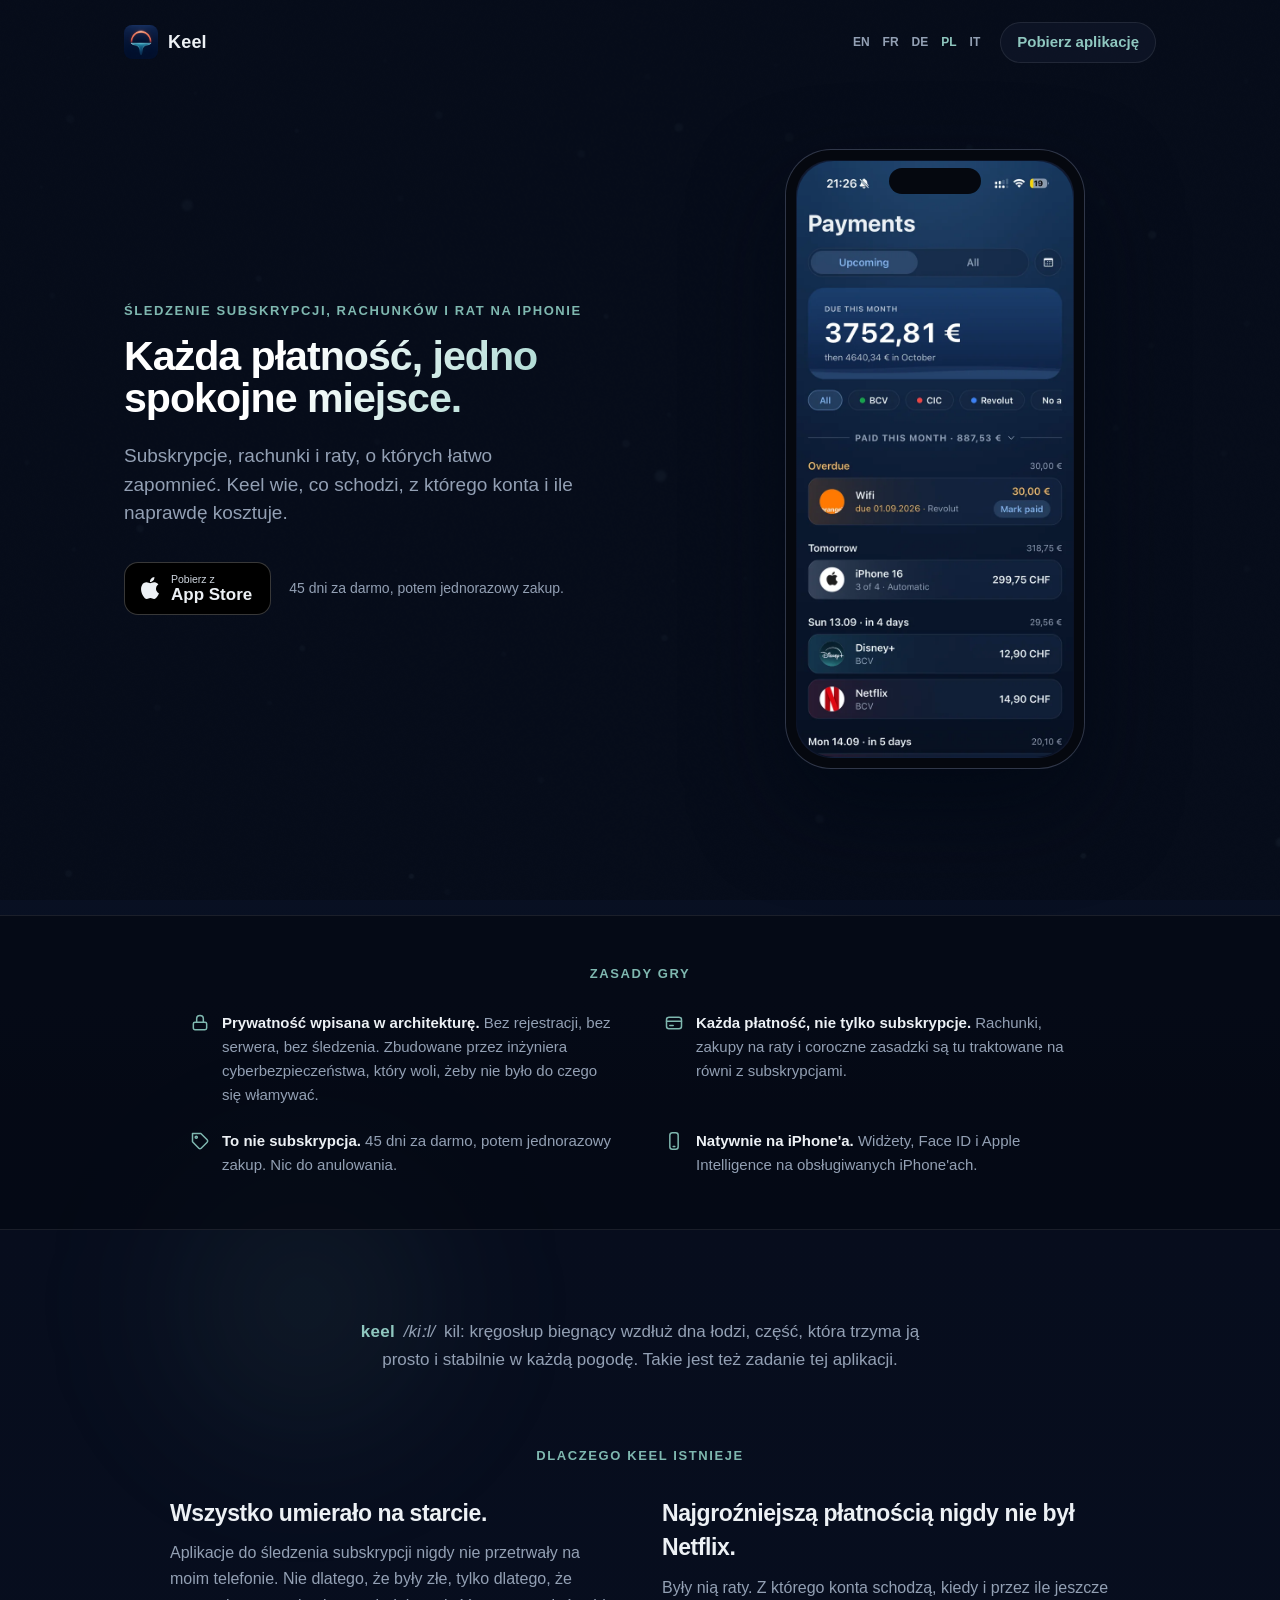
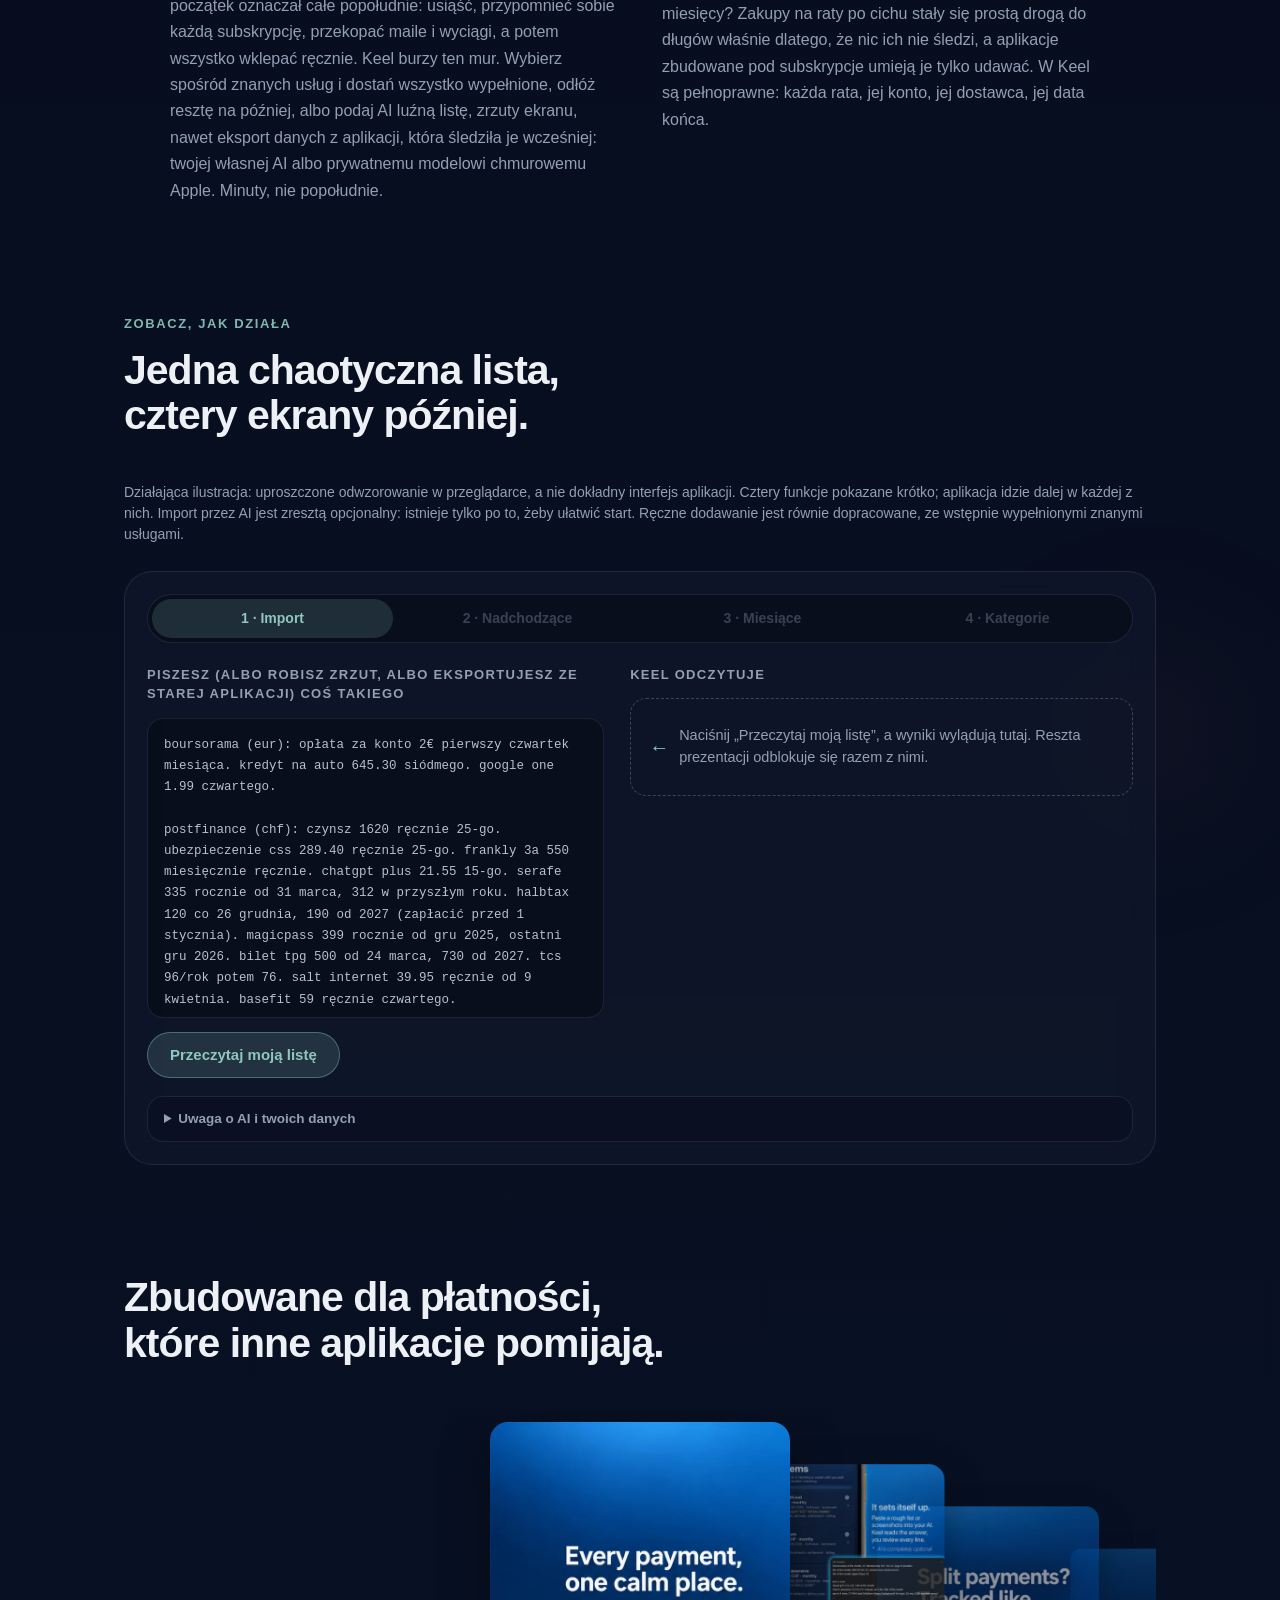
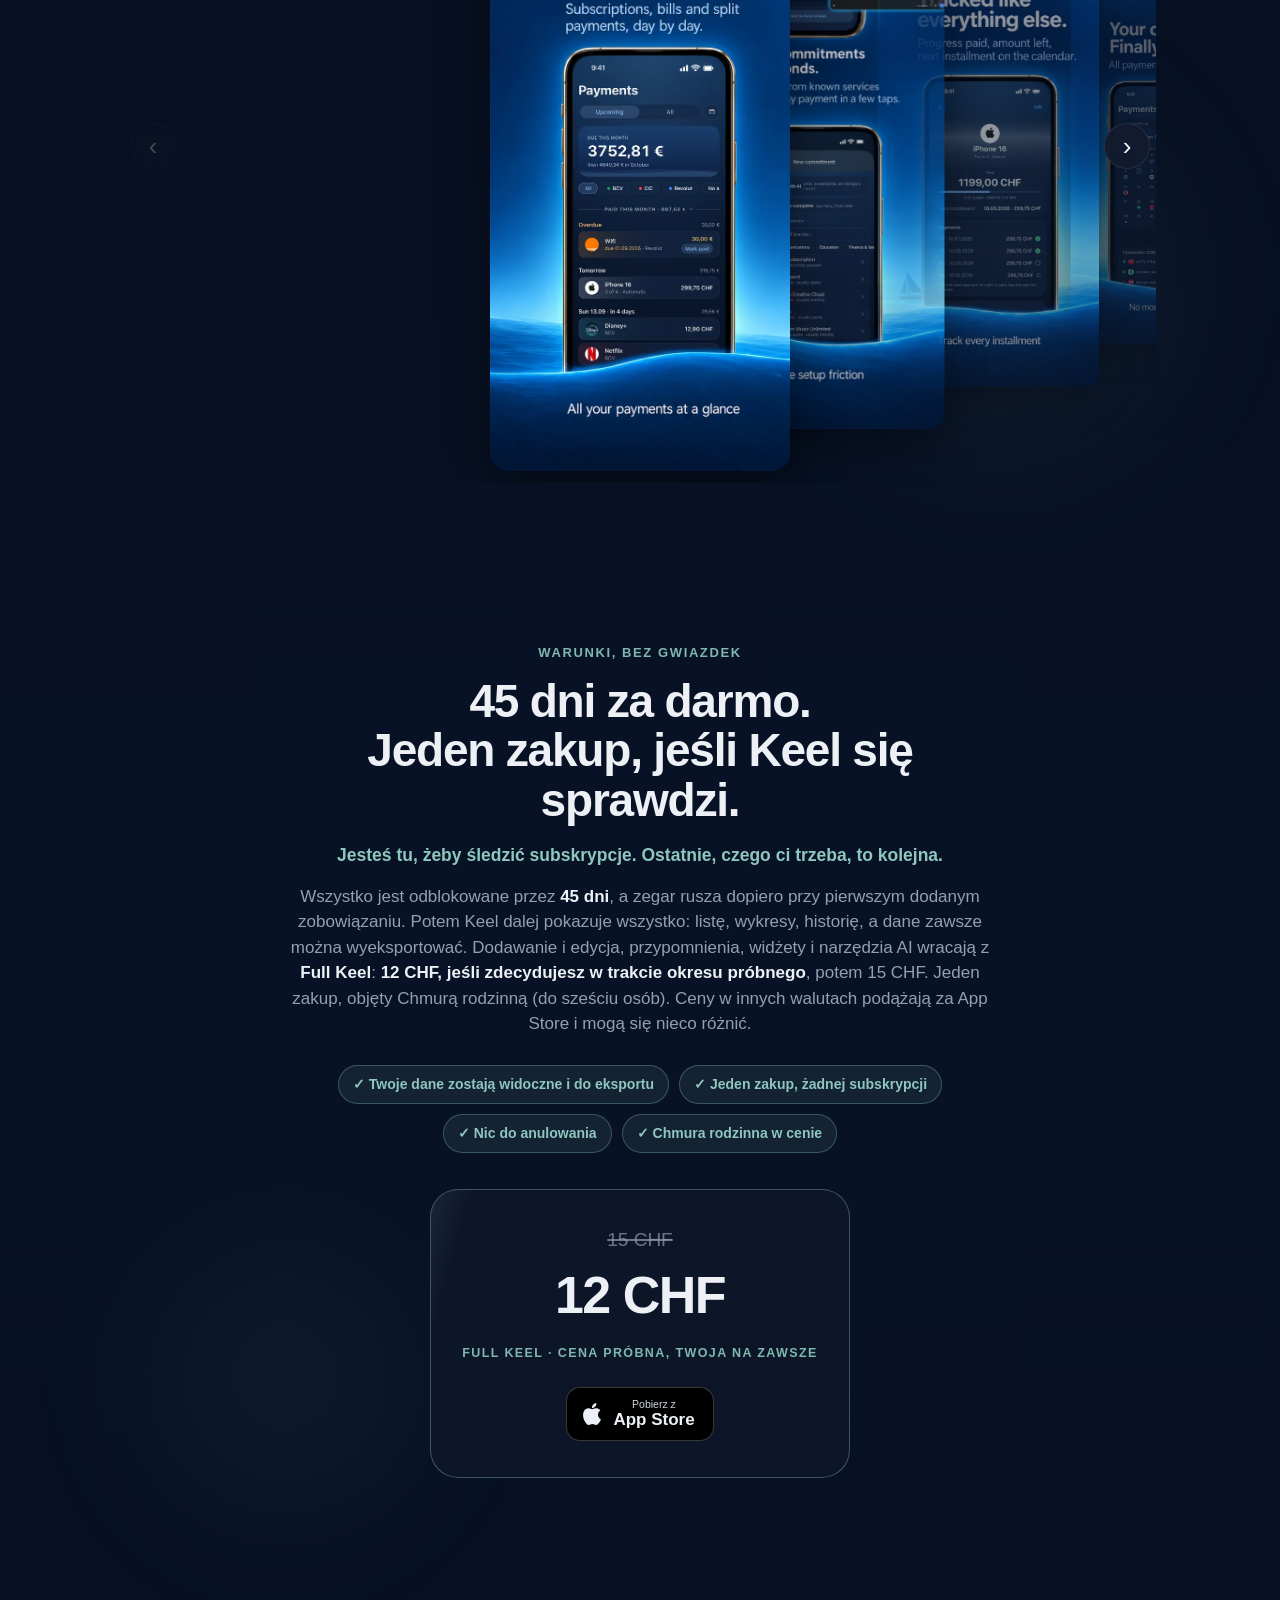
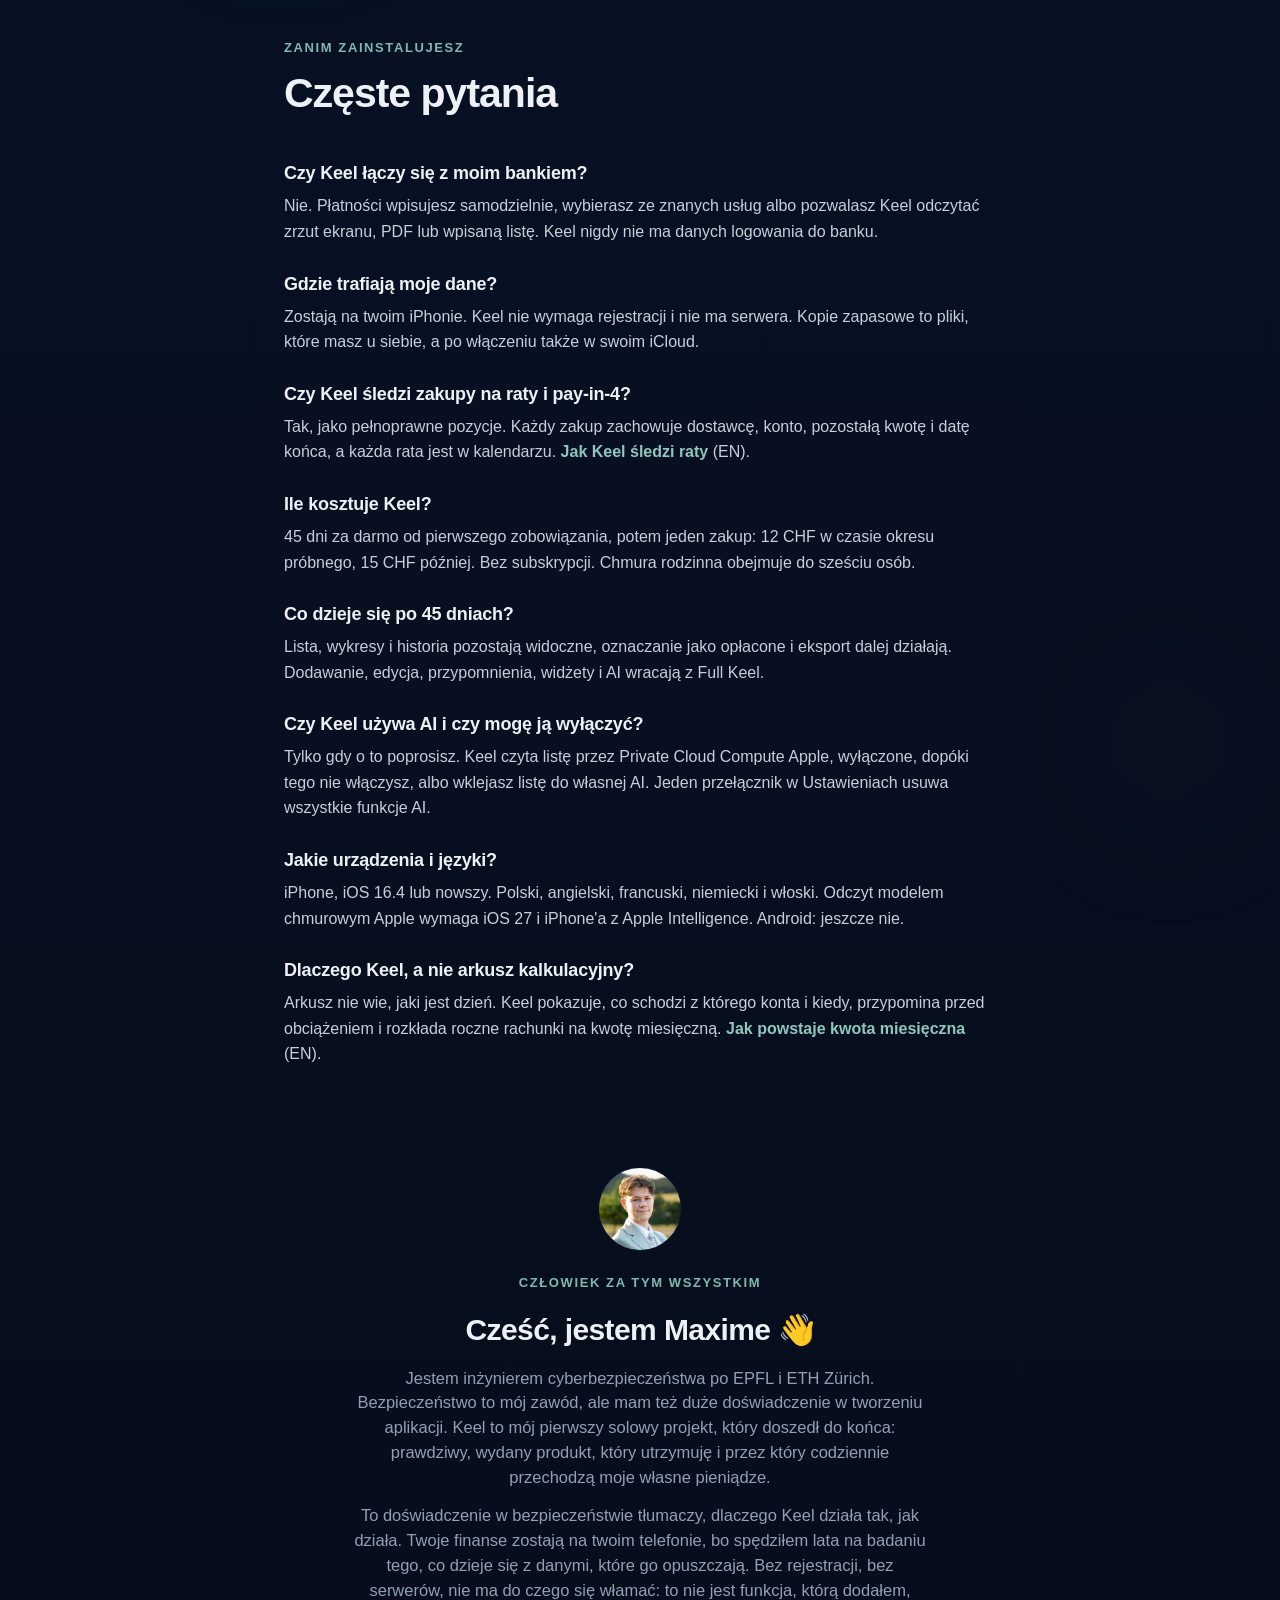
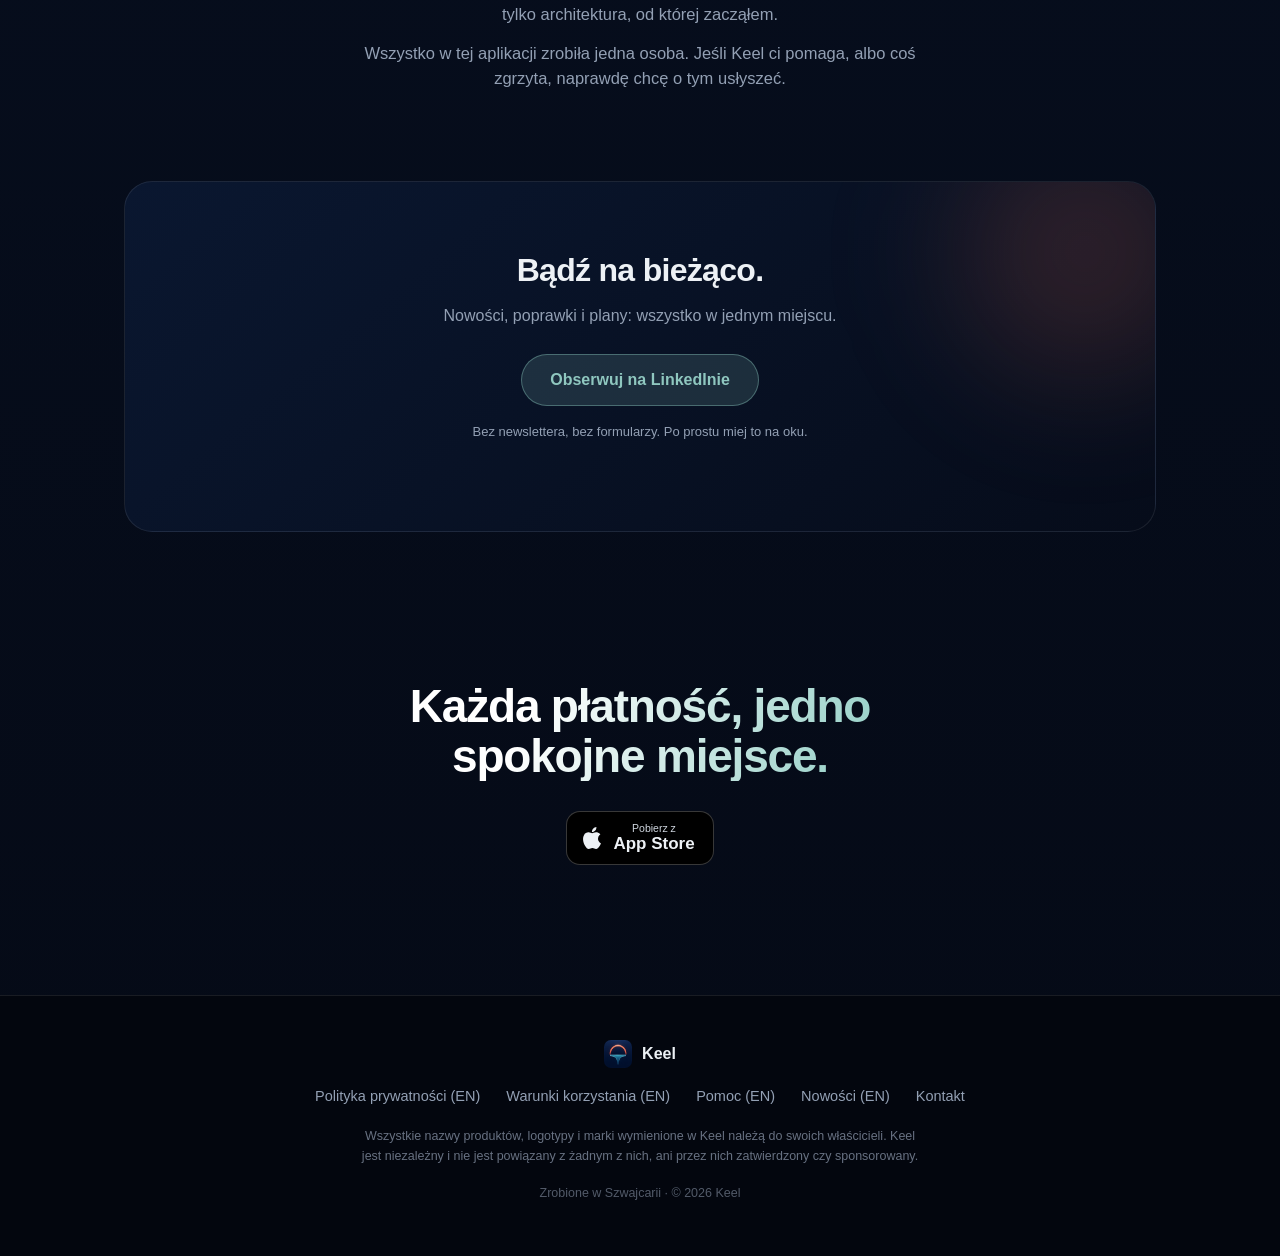
<file: pl/index.html>
<!doctype html>
<html lang="pl">
<head>
  <meta charset="utf-8" />
  <meta name="viewport" content="width=device-width, initial-scale=1" />
  <title>Keel: śledzenie subskrypcji, rachunków i rat na iPhonie</title>
  <meta name="description" content="Keel śledzi subskrypcje, rachunki i płatności ratalne: co schodzi, z którego konta i ile naprawdę kosztuje. Bez rejestracji, bez serwera. 45 dni za darmo, potem jednorazowy zakup." />
  <meta property="og:title" content="Keel: każda płatność w jednym spokojnym miejscu." />
  <meta property="og:type" content="website" />
  <meta property="og:url" content="https://keel-app.ch/pl/" />
  <meta property="og:site_name" content="Keel" />
  <meta property="og:locale" content="pl_PL" />
  <meta property="og:description" content="Każda płatność, jedno spokojne miejsce. Prywatność wpisana w architekturę." />
  <meta property="og:image" content="https://keel-app.ch/assets/og.png" />
  <meta name="twitter:card" content="summary_large_image" />
  <meta name="twitter:title" content="Keel: każda płatność w jednym spokojnym miejscu." />
  <meta name="twitter:description" content="Każda płatność, jedno spokojne miejsce. Prywatność wpisana w architekturę." />
  <meta name="twitter:image" content="https://keel-app.ch/assets/og.png" />
  <link rel="icon" href="../assets/icon-96.png" sizes="96x96" />
  <link rel="apple-touch-icon" href="../assets/icon-180.png" />
  <meta name="apple-itunes-app" content="app-id=6792831014, app-argument=https://keel-app.ch/pl/" />
  <link rel="preload" as="image" href="../assets/screen-upcoming.webp" fetchpriority="high" />
  <link rel="canonical" href="https://keel-app.ch/pl/" />
  <link rel="alternate" hreflang="en" href="https://keel-app.ch/" />
  <link rel="alternate" hreflang="fr" href="https://keel-app.ch/fr/" />
  <link rel="alternate" hreflang="de" href="https://keel-app.ch/de/" />
  <link rel="alternate" hreflang="pl" href="https://keel-app.ch/pl/" />
  <link rel="alternate" hreflang="it" href="https://keel-app.ch/it/" />
  <link rel="alternate" hreflang="x-default" href="https://keel-app.ch/" />
  <link rel="stylesheet" href="../styles.css" />
  <script type="application/ld+json">
  {
    "@context": "https://schema.org",
    "@graph": [
      {
        "@type": "MobileApplication",
        "@id": "https://keel-app.ch/#app",
        "name": "Keel",
        "alternateName": "Keel: Subscription Tracker",
        "url": "https://keel-app.ch/pl/",
        "sameAs": "https://apps.apple.com/app/id6792831014",
        "installUrl": "https://apps.apple.com/app/id6792831014",
        "inLanguage": [
          "en",
          "fr",
          "de",
          "it",
          "pl"
        ],
        "operatingSystem": "iOS 16.4 or later",
        "applicationCategory": "FinanceApplication",
        "description": "Keel śledzi subskrypcje, rachunki i płatności ratalne: co schodzi, z którego konta i ile naprawdę kosztuje. Bez rejestracji, bez serwera. 45 dni za darmo, potem jednorazowy zakup.",
        "image": "https://keel-app.ch/assets/og.png",
        "author": {
          "@id": "https://keel-app.ch/#maxime"
        },
        "publisher": {
          "@id": "https://keel-app.ch/#org"
        },
        "offers": [
          {
            "@type": "Offer",
            "name": "Free for 45 days",
            "price": "0",
            "priceCurrency": "CHF"
          },
          {
            "@type": "Offer",
            "name": "Full Keel, during the trial",
            "price": "12",
            "priceCurrency": "CHF"
          },
          {
            "@type": "Offer",
            "name": "Full Keel",
            "price": "15",
            "priceCurrency": "CHF"
          }
        ]
      },
      {
        "@type": "Organization",
        "@id": "https://keel-app.ch/#org",
        "name": "Keel",
        "url": "https://keel-app.ch/",
        "logo": "https://keel-app.ch/assets/icon-180.png",
        "email": "contactkeel@protonmail.com",
        "foundingLocation": {
          "@type": "Country",
          "name": "Switzerland"
        },
        "founder": {
          "@id": "https://keel-app.ch/#maxime"
        },
        "sameAs": [
          "https://apps.apple.com/app/id6792831014",
          "https://www.linkedin.com/in/maxime-teuber-ba18732b0/"
        ]
      },
      {
        "@type": "Person",
        "@id": "https://keel-app.ch/#maxime",
        "name": "Maxime Teuber",
        "jobTitle": "Cybersecurity engineer",
        "alumniOf": [
          {
            "@type": "CollegeOrUniversity",
            "name": "EPFL"
          },
          {
            "@type": "CollegeOrUniversity",
            "name": "ETH Zürich"
          }
        ],
        "sameAs": [
          "https://www.linkedin.com/in/maxime-teuber-ba18732b0/"
        ]
      },
      {
        "@type": "WebSite",
        "@id": "https://keel-app.ch/#site",
        "url": "https://keel-app.ch/",
        "name": "Keel",
        "inLanguage": "pl",
        "publisher": {
          "@id": "https://keel-app.ch/#org"
        }
      }
    ]
  }
  </script>
</head>
<body>

  <!-- Ambient stage: the app's aura, in CSS. -->
  <div class="aura" aria-hidden="true">
    <div class="glow glow-surface"></div>
    <div class="glow g1"></div>
    <div class="glow g2"></div>
    <div class="glow g3"></div>
    <div class="glow g4"></div>
    <div class="glow g5"></div>
    <div class="glow g6"></div>
    <div class="glow g7"></div>
    <div class="glow glow-floor"></div>
  </div>

  <header class="top">
    <a class="brand" href="#top">
      <img src="../assets/icon-96.png" alt="" width="34" height="34" />
      <span>Keel</span>
    </a>
    <div class="top-right">
      <nav class="langs" aria-label="Język">
        <a href="../" lang="en">EN</a>
        <a href="../fr/" lang="fr">FR</a>
        <a href="../de/" lang="de">DE</a>
        <a href="./" class="active" aria-current="page">PL</a>
        <a href="../it/" lang="it">IT</a>
      </nav>
      <a class="top-cta" href="#get">Pobierz aplikację</a>
    </div>
  </header>

  <main id="top">

    <!-- ============================== HERO ============================== -->
    <section class="hero">
      <div class="hero-copy" data-reveal>
        <p class="eyebrow">Śledzenie subskrypcji, rachunków i rat na iPhonie</p>
        <h1>Każda płatność, jedno spokojne miejsce.</h1>
        <p class="lede">
          Subskrypcje, rachunki i raty, o których łatwo zapomnieć. Keel
          wie, co schodzi, z którego konta i ile naprawdę kosztuje.
        </p>
        <div class="hero-actions">
          <a class="store-badge" href="https://apps.apple.com/app/id6792831014" target="_blank" rel="noopener" aria-label="Pobierz z App Store">
            <span class="store-badge-mark" aria-hidden="true"><svg viewBox="0 0 24 24" width="22" height="22" fill="currentColor" focusable="false"><path d="M12.152 6.896c-.948 0-2.415-1.078-3.96-1.04-2.04.027-3.91 1.183-4.961 3.014-2.117 3.675-.546 9.103 1.519 12.09 1.013 1.454 2.208 3.09 3.792 3.039 1.52-.065 2.09-.987 3.935-.987 1.831 0 2.35.987 3.96.948 1.637-.026 2.676-1.48 3.676-2.948 1.156-1.688 1.636-3.325 1.662-3.415-.039-.013-3.182-1.221-3.22-4.857-.026-3.04 2.48-4.494 2.597-4.559-1.429-2.09-3.623-2.324-4.39-2.376-2-.156-3.675 1.09-4.61 1.09zM15.53 3.83c.843-1.012 1.4-2.427 1.245-3.83-1.207.052-2.662.805-3.532 1.818-.78.896-1.454 2.338-1.273 3.714 1.338.104 2.715-.688 3.559-1.701"/></svg></span>
            <span class="store-badge-text"><small>Pobierz z</small>App Store</span>
          </a>
          <span class="hero-note">45 dni za darmo, potem jednorazowy zakup.</span>
        </div>
      </div>

      <div class="hero-device" data-reveal data-reveal-delay="1">
        <div class="device" id="tilt-device">
          <div class="device-notch" aria-hidden="true"></div>
          <div class="device-screen ph">
            <img src="../assets/screen-upcoming.webp" fetchpriority="high" width="640" height="1391" alt="Oś czasu nadchodzących płatności w Keel" onerror="this.remove()" />
            <span class="ph-label">zrzut ekranu<br/>Płatności · Nadchodzące</span>
          </div>
        </div>
      </div>
    </section>

    <!-- Waterline -->
    <div class="waterline" aria-hidden="true">
      <svg viewBox="0 0 1440 90" preserveAspectRatio="none">
        <path class="wave wave-back"
          d="M0,52 C120,38 240,66 360,52 C480,38 600,66 720,52 C840,38 960,66 1080,52 C1200,38 1320,66 1440,52 L1440,90 L0,90 Z" />
        <path class="wave wave-front"
          d="M0,60 C160,48 320,72 480,60 C640,48 800,72 960,60 C1120,48 1280,72 1440,60 L1440,90 L0,90 Z" />
      </svg>
    </div>

    <!-- ========================== TRUST STRIP =========================== -->
    <section class="trust">
      <p class="eyebrow trust-kicker" data-reveal>Zasady gry</p>
      <div class="trust-inner">
        <p class="vow" data-reveal><span class="vow-icon" aria-hidden="true"><svg viewBox="0 0 24 24" fill="none" stroke="currentColor" stroke-width="1.8" stroke-linecap="round" stroke-linejoin="round"><rect x="4" y="11" width="16" height="9" rx="2"/><path d="M8 11V7a4 4 0 0 1 8 0v4"/></svg></span><span><strong>Prywatność wpisana w architekturę.</strong> Bez rejestracji, bez serwera, bez śledzenia. Zbudowane przez inżyniera cyberbezpieczeństwa, który woli, żeby nie było do czego się włamywać.</span></p>
        <p class="vow" data-reveal data-reveal-delay="1"><span class="vow-icon" aria-hidden="true"><svg viewBox="0 0 24 24" fill="none" stroke="currentColor" stroke-width="1.8" stroke-linecap="round" stroke-linejoin="round"><rect x="3" y="5" width="18" height="14" rx="3"/><path d="M3 10h18"/><path d="M7 15h4"/></svg></span><span><strong>Każda płatność, nie tylko subskrypcje.</strong> Rachunki, zakupy na raty i coroczne zasadzki są tu traktowane na równi z subskrypcjami.</span></p>
        <p class="vow" data-reveal data-reveal-delay="1"><span class="vow-icon" aria-hidden="true"><svg viewBox="0 0 24 24" fill="none" stroke="currentColor" stroke-width="1.8" stroke-linecap="round" stroke-linejoin="round"><path d="M20.6 13.4 13.4 20.6a2 2 0 0 1-2.8 0L3 13V3h10l7.6 7.6a2 2 0 0 1 0 2.8Z"/><circle cx="7.5" cy="7.5" r="1.3"/></svg></span><span><strong>To nie subskrypcja.</strong> 45 dni za darmo, potem jednorazowy zakup. Nic do anulowania.</span></p>
        <p class="vow" data-reveal data-reveal-delay="2"><span class="vow-icon" aria-hidden="true"><svg viewBox="0 0 24 24" fill="none" stroke="currentColor" stroke-width="1.8" stroke-linecap="round" stroke-linejoin="round"><rect x="7" y="2" width="10" height="20" rx="3"/><path d="M11 18.5h2"/></svg></span><span><strong>Natywnie na iPhone'a.</strong> Widżety, Face ID i Apple Intelligence na obsługiwanych iPhone'ach.</span></p>
      </div>
    </section>

    <!-- Nazwa, wyjaśniona. -->
    <section class="name-note" data-reveal>
      <p>
        <span class="name-word">keel</span> <span class="name-pron">/ki&#720;l/</span>
        <span class="name-def">kil: kręgosłup biegnący wzdłuż dna łodzi, część, która trzyma ją
        prosto i stabilnie w każdą pogodę. Takie jest też zadanie tej aplikacji.</span>
      </p>
    </section>

    <!-- ============================ THE STORY ============================ -->
    <section class="story">
      <p class="eyebrow" data-reveal>Dlaczego Keel istnieje</p>
      <div class="story-cols">
        <article data-reveal>
          <h3>Wszystko umierało na starcie.</h3>
          <p>
            Aplikacje do śledzenia subskrypcji nigdy nie przetrwały na moim telefonie. Nie
            dlatego, że były złe, tylko dlatego, że początek oznaczał całe
            popołudnie: usiąść, przypomnieć sobie każdą subskrypcję,
            przekopać maile i wyciągi, a potem wszystko wklepać ręcznie.
            Keel burzy ten mur. Wybierz spośród znanych usług i dostań
            wszystko wypełnione, odłóż resztę na później, albo podaj AI
            luźną listę, zrzuty ekranu, nawet eksport danych z aplikacji,
            która śledziła je wcześniej: twojej własnej AI albo prywatnemu
            modelowi chmurowemu Apple. Minuty, nie popołudnie.
          </p>
        </article>
        <article data-reveal data-reveal-delay="1">
          <h3>Najgroźniejszą płatnością nigdy nie był Netflix.</h3>
          <p>
            Były nią raty. Z którego konta schodzą, kiedy i przez ile jeszcze
            miesięcy? Zakupy na raty po cichu stały się prostą drogą do długów
            właśnie dlatego, że nic ich nie śledzi, a aplikacje zbudowane pod
            subskrypcje umieją je tylko udawać. W Keel są pełnoprawne:
            każda rata, jej konto, jej dostawca, jej data końca.
          </p>
        </article>
      </div>
    </section>

    <!-- ========================= INTERACTIVE TOUR ======================== -->
    <section class="tour" id="tour">
      <p class="eyebrow" data-reveal>Zobacz, jak działa</p>
      <h2 class="section-title tour-title" data-reveal>Jedna chaotyczna lista,<br />cztery ekrany później.</h2>
      <p class="tour-disclaimer" data-reveal>
        Działająca ilustracja: uproszczone odwzorowanie w przeglądarce, a nie dokładny
        interfejs aplikacji. Cztery funkcje pokazane krótko; aplikacja idzie
        dalej w każdej z nich. Import przez AI jest zresztą opcjonalny:
        istnieje tylko po to, żeby ułatwić start. Ręczne
        dodawanie jest równie dopracowane, ze wstępnie wypełnionymi znanymi
        usługami.
      </p>

      <div class="tour-shell" data-reveal>
        <div class="tour-tabs" role="tablist">
          <button class="tour-tab active" data-step="0" role="tab">1 · Import</button>
          <button class="tour-tab locked" data-step="1" role="tab">2 · Nadchodzące</button>
          <button class="tour-tab locked" data-step="2" role="tab">3 · Miesiące</button>
          <button class="tour-tab locked" data-step="3" role="tab">4 · Kategorie</button>
        </div>

        <!-- STEP 1 -->
        <div class="tour-panel active" data-panel="0">
          <div class="tour-import">
            <div class="tour-import-in">
              <p class="tour-label">Piszesz (albo robisz zrzut, albo eksportujesz ze starej aplikacji) coś takiego</p>
              <div class="rough">boursorama (eur): opłata za konto 2&euro; pierwszy czwartek miesiąca. kredyt na auto 645.30 siódmego. google one 1.99 czwartego.<br /><br />
postfinance (chf): czynsz 1620 ręcznie 25-go. ubezpieczenie css 289.40 ręcznie 25-go. frankly 3a 550 miesięcznie ręcznie. chatgpt plus 21.55 15-go. serafe 335 rocznie od 31 marca, 312 w przyszłym roku. halbtax 120 co 26 grudnia, 190 od 2027 (zapłacić przed 1 stycznia). magicpass 399 rocznie od gru 2025, ostatni gru 2026. bilet tpg 500 od 24 marca, 730 od 2027. tcs 96/rok potem 76. salt internet 39.95 ręcznie od 9 kwietnia. basefit 59 ręcznie czwartego.<br /><br />
neon (chf): google one 1.99 czwartego. airpods na 4 raty 179&euro; przez paypal od 20 maja. klawiatura custom na 4 raty 1560 hkd od 29 kwietnia.</div>
              <button class="tour-read" id="tour-read">Przeczytaj moją listę</button>
            </div>
            <div class="tour-import-out" id="tour-out" aria-live="polite">
              <p class="tour-label">Keel odczytuje <span class="tour-count" id="tour-count"></span></p>
              <div class="tour-waiting" id="tour-waiting">
                <span class="tw-arrow tw-left" aria-hidden="true">&#8592;</span>
                <span class="tw-arrow tw-up" aria-hidden="true">&#8593;</span>
                Naciśnij „Przeczytaj moją listę”, a wyniki wylądują tutaj.
                Reszta prezentacji odblokuje się razem z nimi.
              </div>
              <div class="parsed" id="parsed-cards">
                <div class="parsed-card">
                  <div class="mini-row"><span class="mini-dot" style="background:#4E79A7"></span><span class="mini-name">Czynsz</span><span class="mini-amount">CHF 1620</span></div>
                  <div class="field-chips"><span>ręcznie</span><span>25-go</span><span>PostFinance</span></div>
                </div>
                <div class="parsed-card">
                  <div class="mini-row"><span class="mini-dot" style="background:#B56576"></span><span class="mini-name">SERAFE</span><span class="mini-amount">CHF 335 / rok</span></div>
                  <div class="field-chips"><span>ręcznie</span><span>rocznie · 31 mar</span><span class="chip-change">312 od 2027</span></div>
                </div>
                <div class="parsed-card">
                  <div class="mini-row"><span class="mini-dot" style="background:#E8735A"></span><span class="mini-name">AirPods · PayPal</span><span class="mini-amount">4 &times; 44,75 &euro;</span></div>
                  <div class="field-chips"><span>automatycznie</span><span>płatność ratalna</span><span>od 20 maja</span><span>Neon</span></div>
                </div>
                <div class="parsed-card">
                  <div class="mini-row"><span class="mini-dot" style="background:#C9A66B"></span><span class="mini-name">Klawiatura custom · 4 raty</span><span class="mini-amount">HKD 1560</span></div>
                  <div class="field-chips"><span>automatycznie</span><span class="chip-change">&asymp; 44,43 &euro; / rata</span><span>od 29 kwi</span></div>
                </div>
                <div class="parsed-card">
                  <div class="mini-row"><span class="mini-dot" style="background:#EB0000"></span><span class="mini-name">Halbtax</span><span class="mini-amount">CHF 120 / rok</span></div>
                  <div class="field-chips"><span>ręcznie</span><span>26 gru</span><span class="chip-change">190 od 2027</span><span>notatka: zapłacić przed 1 sty</span></div>
                </div>
                <div class="parsed-card parsed-more">&hellip;i pozostałe 12, odczytane tak samo</div>
              </div>
              <p class="tour-foot">Każda pozycja przechodzi przez ekran ręcznego sprawdzania, zanim zostanie zapisana.</p>
            </div>
          </div>
          <details class="ai-note">
            <summary>Uwaga o AI i twoich danych</summary>
            <p>AI w Keel jest opcjonalna i pozostaje wyłączona, dopóki po nią nie sięgniesz. Droga, którą dziś polecamy, wiedzie przez AI, której już ufasz (ChatGPT, Claude, Gemini). Keel nie jest z nią połączony: aplikacja daje ci gotowe instrukcje, wklejasz je do swojej AI tam, gdzie zwykle z niej korzystasz, i wracasz z jej odpowiedzią. Twoja lista trafia tylko tam, dokąd ją zaniesiesz, na warunkach tej AI: wybierz taką, której ufasz, i pomiń to, co wolisz zachować dla siebie.</p>
            <p>Keel potrafi też sam przeczytać listę, modelem chmurowym Apple (Private Cloud Compute). Pozostaje wyłączony, dopóki go nie włączysz, wymaga połączenia z internetem, a twój tekst trafia do Apple do odczytu i od razu wraca: Apple deklaruje, że wysłane tam dane nie są przechowywane ani dostępne dla Apple. Aplikacja najpierw pokazuje ci tekst, usuwa numery kart, numery referencyjne i osobistą część adresów e-mail, i pozwala wyciąć, co chcesz, przed wysłaniem.</p>
            <p>Tak czy inaczej, Keel nie ma serwera i nigdy nie widzi twojej listy. Aplikacja czyta wyłącznie odpowiedź, na twoim telefonie, a każda pozycja zatrzymuje się na ekranie sprawdzania, zanim cokolwiek się zapisze.</p>
            <p>A jeśli nie chcesz żadnej AI: jeden przełącznik w Ustawieniach usuwa z aplikacji wszystkie funkcje AI. Twoje dane i historia pozostają nietknięte.</p>
          </details>
        </div>

        <!-- STEP 2 -->
        <div class="tour-panel" data-panel="1">
          <p class="tour-label">Ta sama lista, jako oś czasu · jest niedziela, 12 lipca</p>

          <div class="t-hero" id="t-hero">
            <span class="t-hero-label" id="t-hero-label">Do zapłaty w tym miesiącu</span>
            <strong class="t-hero-amount" id="t-hero-amount">CHF 1991.91</strong>
            <span class="t-hero-sub" id="t-hero-sub">potem CHF 2674.09 w sierpniu</span>
          </div>

          <div class="acct-chips" id="acct-chips">
            <button class="acct-chip active" data-acct="all">Wszystkie</button>
            <button class="acct-chip" data-acct="bour"><i style="background:#6C8EBF"></i>Boursorama</button>
            <button class="acct-chip" data-acct="post"><i style="background:#7FB8B0"></i>PostFinance</button>
            <button class="acct-chip" data-acct="neon"><i style="background:#C9A66B"></i>Neon</button>
          </div>

          <div class="upcoming" id="t-upcoming">
            <button class="fold-bar" data-fold="paid">
              <span>Opłacone w tym miesiącu · CHF 39.95</span><span class="fold-chevron">&#8964;</span>
            </button>
            <div class="fold-body" data-fold-body="paid" hidden>
              <div class="up-row settled" id="row-salt" data-acct="post" data-amt="39.95" data-cur="chf"><span class="mini-dot" style="background:#9C8FC7"></span><span class="mini-name">Salt Home</span><span class="up-tag" data-was="termin 9 lip" data-over="1">opłacone ✓</span><span class="mini-amount">CHF 39.95 · PostFinance</span><button class="mark-btn undo-btn" data-mark>Cofnij</button></div>
            </div>

            <div class="up-section" data-section id="sec-overdue">
              <div class="up-day up-overdue">Po terminie <span class="up-day-total">CHF 289.40</span></div>
              <div class="up-row overdue" data-acct="post" data-amt="289.40" data-cur="chf"><span class="mini-dot" style="background:#B56576"></span><span class="mini-name">Ubezpieczenie CSS</span><span class="up-tag up-tag-over">termin 9 lip</span><span class="mini-amount">CHF 289.40 · PostFinance</span><button class="mark-btn" data-mark>Opłacone</button></div>
            </div>

            <div class="up-section" data-section>
              <div class="up-day">pon. 20 lip <span class="up-day-total">44,75 &euro;</span></div>
              <div class="up-row" data-acct="neon" data-amt="44.75" data-cur="eur"><span class="mini-dot" style="background:#E8735A"></span><span class="mini-name">AirPods · PayPal</span><span class="up-tag">3 z 4</span><span class="mini-amount">44,75 &euro; · Neon</span><span class="auto-note">automatycznie</span></div>
            </div>

            <div class="up-section" data-section>
              <div class="up-day">sob. 25 lip <span class="up-day-total">CHF 1620</span></div>
              <div class="up-row" data-acct="post" data-amt="1620" data-cur="chf"><span class="mini-dot" style="background:#4E79A7"></span><span class="mini-name">Czynsz</span><span class="up-tag">ręcznie</span><span class="mini-amount">CHF 1620 · PostFinance</span><button class="mark-btn" data-mark>Opłacone</button></div>
            </div>

            <div class="up-section" data-section>
              <div class="up-day">śr. 29 lip <span class="up-day-total">44,42 &euro;</span></div>
              <div class="up-row" data-acct="neon" data-amt="44.42" data-cur="eur"><span class="mini-dot" style="background:#C9A66B"></span><span class="mini-name">Klawiatura custom</span><span class="up-tag up-tag-last">4 z 4 · ostatnia</span><span class="mini-amount">44,42 &euro; · Neon</span><span class="auto-note">automatycznie</span></div>
            </div>

            <button class="fold-bar" data-fold="next">
              <span>Sierpień 2026 · CHF 2674.09</span><span class="fold-chevron">&#8964;</span>
            </button>
            <div class="fold-body" data-fold-body="next" hidden>
              <div class="up-day">wt. 4 sie</div>
              <div class="up-row" data-acct="bour" data-amt="1.99" data-cur="eur"><span class="mini-dot" style="background:#4285F4"></span><span class="mini-name">Google One</span><span class="up-tag">auto</span><span class="mini-amount">1,99 &euro; · Boursorama</span></div>
              <div class="up-row" data-acct="neon" data-amt="1.99" data-cur="chf"><span class="mini-dot" style="background:#4285F4"></span><span class="mini-name">Google One</span><span class="up-tag">auto</span><span class="mini-amount">CHF 1.99 · Neon</span></div>
              <div class="up-row" data-acct="post" data-amt="59" data-cur="chf"><span class="mini-dot" style="background:#8FBC94"></span><span class="mini-name">Basefit</span><span class="up-tag">ręcznie</span><span class="mini-amount">CHF 59 · PostFinance</span></div>
              <div class="up-day">czw. 6 sie</div>
              <div class="up-row" data-acct="bour" data-amt="2" data-cur="eur"><span class="mini-dot" style="background:#6C8EBF"></span><span class="mini-name">Opłata za konto</span><span class="up-tag up-tag-anchor">pierwszy czwartek</span><span class="mini-amount">2 &euro; · Boursorama</span></div>
              <div class="up-day">pt. 7 sie</div>
              <div class="up-row" data-acct="bour" data-amt="645.30" data-cur="eur"><span class="mini-dot" style="background:#6C8EBF"></span><span class="mini-name">Kredyt na auto</span><span class="up-tag">auto</span><span class="mini-amount">645,30 &euro; · Boursorama</span></div>
              <div class="up-day">niedz. 9 sie</div>
              <div class="up-row" data-acct="post" data-amt="39.95" data-cur="chf"><span class="mini-dot" style="background:#9C8FC7"></span><span class="mini-name">Salt Home</span><span class="up-tag">ręcznie</span><span class="mini-amount">CHF 39.95 · PostFinance</span></div>
              <div class="up-day">sob. 15 sie</div>
              <div class="up-row" data-acct="post" data-amt="21.55" data-cur="chf"><span class="mini-dot" style="background:#74AA9C"></span><span class="mini-name">ChatGPT Plus</span><span class="up-tag">auto</span><span class="mini-amount">CHF 21.55 · PostFinance</span></div>
              <div class="up-day">czw. 20 sie</div>
              <div class="up-row" data-acct="neon" data-amt="44.75" data-cur="eur"><span class="mini-dot" style="background:#E8735A"></span><span class="mini-name">AirPods · PayPal</span><span class="up-tag up-tag-last">4 z 4 · ostatnia</span><span class="mini-amount">44,75 &euro; · Neon</span></div>
              <div class="up-day">wt. 25 sie</div>
              <div class="up-row" data-acct="post" data-amt="1620" data-cur="chf"><span class="mini-dot" style="background:#4E79A7"></span><span class="mini-name">Czynsz</span><span class="up-tag">ręcznie</span><span class="mini-amount">CHF 1620 · PostFinance</span></div>
              <div class="up-row" data-acct="post" data-amt="289.40" data-cur="chf"><span class="mini-dot" style="background:#B56576"></span><span class="mini-name">Ubezpieczenie CSS</span><span class="up-tag">ręcznie</span><span class="mini-amount">CHF 289.40 · PostFinance</span></div>
            </div>
          </div>
          <p class="tour-foot">Wszystko działa: filtruj według konta (suma zmienia się razem z filtrem), rozwiń sekcję opłaconych, oznacz CSS po terminie jako opłacone. Wstrzymane zobowiązanie (oszczędzanie 3a) nigdzie się nie liczy, dopóki go nie wznowisz.</p>
        </div>

        <!-- STEP 3 -->
        <div class="tour-panel" data-panel="2">
          <p class="tour-label">Każdy miesiąc, przeszłość i przyszłość. Stuknij słupek.</p>
          <div class="tour-chart">
            <div>
              <div class="tbar-nav">
                <button id="tbar-prev" aria-label="Poprzedni rok">&#8249;</button>
                <strong id="tbar-window">lip 2026 · cze 2027</strong>
                <button id="tbar-next" aria-label="Następny rok">&#8250;</button>
              </div>
              <div class="tbars" id="tbars"></div>
              <p class="tour-hint-note"><em>Koralowe słupki</em> oznaczają miesiące szczytowe, podpowiedź dodana tylko w tym demo: aplikacja trzyma wykresy w czystości i pozwala mówić liczbom.</p>
            </div>
            <div class="tbar-detail" id="tbar-detail">
              <p class="tour-foot">Stuknij słupek, aby zobaczyć jego płatności: opłacone, do zapłaty lub po terminie. Stuknij ponownie, aby wrócić. Przerywana linia to średnia miesięczna.</p>
            </div>
          </div>
        </div>

        <!-- STEP 4 -->
        <div class="tour-panel" data-panel="3">
          <p class="tour-label">Na co naprawdę idzie miesiąc</p>
          <div class="tour-donut">
            <div class="donut" id="donut">
              <div class="donut-center" id="donut-center"><strong>CHF 2753</strong><span>miesięcznie, uśrednione</span></div>
            </div>
            <ul class="donut-legend" id="donut-legend"></ul>
            <div class="donut-detail" id="donut-detail">
              <p class="tour-foot">Stuknij wycinek albo jego wiersz w legendzie, żeby zobaczyć, co się na niego składa.</p>
            </div>
          </div>
          <p class="tour-foot">Koszty roczne są tu dzielone na dwanaście części, więc coroczne odnowienie pokazuje swoją prawdziwą wagę w każdym miesiącu. Raty z określonym końcem i wstrzymane 3a są pominięte: to stałe miesięczne zobowiązania.</p>
        </div>
      </div>
    </section>

    <!-- ======================= APP STORE SLIDES ======================= -->
    <section class="features">
      <h2 class="section-title" data-reveal>Zbudowane dla płatności,<br />które inne aplikacje pomijają.</h2>
      <div class="slideshow" id="slideshow" data-reveal tabindex="0" aria-roledescription="carousel">
        <button class="slide-nav slide-prev" id="slide-prev" aria-label="Poprzedni slajd" disabled>&#8249;</button>
        <div class="slide-stage" id="slide-stage">
          <figure class="slide">
            <img src="../assets/slides/slide-01-payments.webp" alt="Oś czasu płatności: co schodzi i kiedy" width="640" height="1385" loading="lazy" />
          </figure>
          <figure class="slide">
            <img src="../assets/slides/slide-02-setup-ai.webp" alt="Gotowe w kilka minut: AI czyta twoją luźną listę" width="640" height="1385" loading="lazy" />
          </figure>
          <figure class="slide">
            <img src="../assets/slides/slide-03-split-payments.webp" alt="Płatności ratalne, rata po racie" width="640" height="1385" loading="lazy" />
          </figure>
          <figure class="slide">
            <img src="../assets/slides/slide-04-calendar.webp" alt="Miesiąc płatności w kalendarzu" width="640" height="1385" loading="lazy" />
          </figure>
          <figure class="slide">
            <img src="../assets/slides/slide-05-stay-aware.webp" alt="Przypomnienia, zanim cokolwiek obciąży konto" width="640" height="1385" loading="lazy" />
          </figure>
          <figure class="slide">
            <img src="../assets/slides/slide-06-insights.webp" alt="Analizy: kategorie, miesiące, roczna prawda" width="640" height="1385" loading="lazy" />
          </figure>
          <figure class="slide">
            <img src="../assets/slides/slide-07-privacy.webp" alt="Prywatność w architekturze: bez rejestracji, bez serwera" width="640" height="1385" loading="lazy" />
          </figure>
          <figure class="slide">
            <img src="../assets/slides/slide-08-pricing.webp" alt="45 dni za darmo, potem jeden zakup" width="640" height="1385" loading="lazy" />
          </figure>
          <figure class="slide">
            <img src="../assets/slides/slide-09-harbor.webp" alt="Port: twój rok płatności na morzu" width="640" height="1385" loading="lazy" />
          </figure>
        </div>
        <button class="slide-nav slide-next" id="slide-next" aria-label="Następny slajd">&#8250;</button>
      </div>
    </section>

    <!-- ============================ PROMISE ============================ -->
    <section class="promise" id="get">
      <p class="eyebrow" data-reveal>Warunki, bez gwiazdek</p>
      <h2 data-reveal>45 dni za darmo.<br />Jeden zakup, jeśli Keel się sprawdzi.</h2>
      <p class="promise-lead" data-reveal>
        Jesteś tu, żeby śledzić subskrypcje. Ostatnie, czego ci trzeba, to
        kolejna.
      </p>
      <p class="promise-copy" data-reveal>
        Wszystko jest odblokowane przez <strong>45 dni</strong>, a zegar
        rusza dopiero przy pierwszym dodanym zobowiązaniu. Potem Keel dalej
        pokazuje wszystko: listę, wykresy, historię, a dane zawsze można
        wyeksportować. Dodawanie i edycja, przypomnienia, widżety i
        narzędzia AI wracają z <strong>Full Keel</strong>:
        <strong>12 CHF, jeśli zdecydujesz w trakcie okresu próbnego</strong>,
        potem 15 CHF. Jeden zakup, objęty Chmurą rodzinną (do sześciu osób). Ceny w innych walutach podążają za App Store i mogą się nieco
        różnić.
      </p>
      <ul class="chips" data-reveal>
        <li>&#10003; Twoje dane zostają widoczne i do eksportu</li>
        <li>&#10003; Jeden zakup, żadnej subskrypcji</li>
        <li>&#10003; Nic do anulowania</li>
        <li>&#10003; Chmura rodzinna w cenie</li>
      </ul>
      <div class="price-card" data-reveal>
        <div class="price-sheen" aria-hidden="true"></div>
        <div class="price-was">15 CHF</div>
        <div class="price-amount">12 CHF</div>
        <div class="price-tag">Full Keel · cena próbna, twoja na zawsze</div>
        <a class="store-badge" href="https://apps.apple.com/app/id6792831014" target="_blank" rel="noopener">
          <span class="store-badge-mark" aria-hidden="true"><svg viewBox="0 0 24 24" width="22" height="22" fill="currentColor" focusable="false"><path d="M12.152 6.896c-.948 0-2.415-1.078-3.96-1.04-2.04.027-3.91 1.183-4.961 3.014-2.117 3.675-.546 9.103 1.519 12.09 1.013 1.454 2.208 3.09 3.792 3.039 1.52-.065 2.09-.987 3.935-.987 1.831 0 2.35.987 3.96.948 1.637-.026 2.676-1.48 3.676-2.948 1.156-1.688 1.636-3.325 1.662-3.415-.039-.013-3.182-1.221-3.22-4.857-.026-3.04 2.48-4.494 2.597-4.559-1.429-2.09-3.623-2.324-4.39-2.376-2-.156-3.675 1.09-4.61 1.09zM15.53 3.83c.843-1.012 1.4-2.427 1.245-3.83-1.207.052-2.662.805-3.532 1.818-.78.896-1.454 2.338-1.273 3.714 1.338.104 2.715-.688 3.559-1.701"/></svg></span>
          <span class="store-badge-text"><small>Pobierz z</small>App Store</span>
        </a>
      </div>
    </section>

    <!-- ============================== FAQ =============================== -->
    <section class="faq" id="faq">
      <p class="eyebrow" data-reveal>Zanim zainstalujesz</p>
      <h2 class="section-title" data-reveal>Częste pytania</h2>
      <div class="faq-list">
        <div class="faq-item" data-reveal>
          <h3>Czy Keel łączy się z moim bankiem?</h3>
          <p>Nie. Płatności wpisujesz samodzielnie, wybierasz ze znanych usług albo pozwalasz Keel odczytać zrzut ekranu, PDF lub wpisaną listę. Keel nigdy nie ma danych logowania do banku.</p>
        </div>
        <div class="faq-item" data-reveal>
          <h3>Gdzie trafiają moje dane?</h3>
          <p>Zostają na twoim iPhonie. Keel nie wymaga rejestracji i nie ma serwera. Kopie zapasowe to pliki, które masz u siebie, a po włączeniu także w swoim iCloud.</p>
        </div>
        <div class="faq-item" data-reveal>
          <h3>Czy Keel śledzi zakupy na raty i pay-in-4?</h3>
          <p>Tak, jako pełnoprawne pozycje. Każdy zakup zachowuje dostawcę, konto, pozostałą kwotę i datę końca, a każda rata jest w kalendarzu. <a href="../installment-tracker/">Jak Keel śledzi raty</a> (EN).</p>
        </div>
        <div class="faq-item" data-reveal>
          <h3>Ile kosztuje Keel?</h3>
          <p>45 dni za darmo od pierwszego zobowiązania, potem jeden zakup: 12 CHF w czasie okresu próbnego, 15 CHF później. Bez subskrypcji. Chmura rodzinna obejmuje do sześciu osób.</p>
        </div>
        <div class="faq-item" data-reveal>
          <h3>Co dzieje się po 45 dniach?</h3>
          <p>Lista, wykresy i historia pozostają widoczne, oznaczanie jako opłacone i eksport dalej działają. Dodawanie, edycja, przypomnienia, widżety i AI wracają z Full Keel.</p>
        </div>
        <div class="faq-item" data-reveal>
          <h3>Czy Keel używa AI i czy mogę ją wyłączyć?</h3>
          <p>Tylko gdy o to poprosisz. Keel czyta listę przez Private Cloud Compute Apple, wyłączone, dopóki tego nie włączysz, albo wklejasz listę do własnej AI. Jeden przełącznik w Ustawieniach usuwa wszystkie funkcje AI.</p>
        </div>
        <div class="faq-item" data-reveal>
          <h3>Jakie urządzenia i języki?</h3>
          <p>iPhone, iOS 16.4 lub nowszy. Polski, angielski, francuski, niemiecki i włoski. Odczyt modelem chmurowym Apple wymaga iOS 27 i iPhone'a z Apple Intelligence. Android: jeszcze nie.</p>
        </div>
        <div class="faq-item" data-reveal>
          <h3>Dlaczego Keel, a nie arkusz kalkulacyjny?</h3>
          <p>Arkusz nie wie, jaki jest dzień. Keel pokazuje, co schodzi z którego konta i kiedy, przypomina przed obciążeniem i rozkłada roczne rachunki na kwotę miesięczną. <a href="../yearly-costs-monthly/">Jak powstaje kwota miesięczna</a> (EN).</p>
        </div>
      </div>
    </section>

    <!-- ============================= MAKER ============================= -->
    <section class="maker">
      <div class="maker-avatar ph" data-reveal>
        <img src="../assets/maker.jpg" alt="Maxime Teuber" width="256" height="256" onerror="this.remove()" />
        <span class="ph-label">zdjęcie</span>
      </div>
      <p class="eyebrow" data-reveal>Człowiek za tym wszystkim</p>
      <h2 data-reveal>Cześć, jestem Maxime &#128075;</h2>
      <p class="maker-copy" data-reveal>
        Jestem inżynierem cyberbezpieczeństwa po EPFL i ETH Zürich.
        Bezpieczeństwo to mój zawód, ale mam też duże doświadczenie w tworzeniu
        aplikacji. Keel to mój pierwszy solowy projekt, który doszedł do
        końca: prawdziwy, wydany produkt, który utrzymuję i przez który
        codziennie przechodzą moje własne pieniądze.
      </p>
      <p class="maker-copy" data-reveal data-reveal-delay="1">
        To doświadczenie w bezpieczeństwie tłumaczy, dlaczego Keel działa tak, jak
        działa. Twoje finanse zostają na twoim telefonie, bo spędziłem lata
        na badaniu tego, co dzieje się z danymi, które go opuszczają. Bez
        rejestracji, bez serwerów, nie ma do czego się włamać: to nie jest funkcja,
        którą dodałem, tylko architektura, od której zacząłem.
      </p>
      <p class="maker-copy" data-reveal data-reveal-delay="2">
        Wszystko w tej aplikacji zrobiła jedna osoba. Jeśli Keel ci pomaga,
        albo coś zgrzyta, naprawdę chcę o tym usłyszeć.
      </p>
    </section>

    <!-- ========================= STAY IN THE LOOP ======================= -->
    <section class="updates" id="updates">
      <div class="updates-card" data-reveal>
        <div class="updates-glow" aria-hidden="true"></div>
        <h2>Bądź na bieżąco.</h2>
        <p>Nowości, poprawki i plany: wszystko w jednym miejscu.</p>
        <a class="updates-linkedin" href="https://www.linkedin.com/in/maxime-teuber-ba18732b0/" target="_blank" rel="noopener">
          Obserwuj na LinkedInie
        </a>
        <p class="updates-note">Bez newslettera, bez formularzy. Po prostu miej to na oku.</p>
      </div>
    </section>

    <!-- ============================ CLOSING ============================ -->
    <section class="closing">
      <h2 data-reveal>Każda płatność, jedno spokojne miejsce.</h2>
      <a class="store-badge" href="https://apps.apple.com/app/id6792831014" target="_blank" rel="noopener" data-reveal>
        <span class="store-badge-mark" aria-hidden="true"><svg viewBox="0 0 24 24" width="22" height="22" fill="currentColor" focusable="false"><path d="M12.152 6.896c-.948 0-2.415-1.078-3.96-1.04-2.04.027-3.91 1.183-4.961 3.014-2.117 3.675-.546 9.103 1.519 12.09 1.013 1.454 2.208 3.09 3.792 3.039 1.52-.065 2.09-.987 3.935-.987 1.831 0 2.35.987 3.96.948 1.637-.026 2.676-1.48 3.676-2.948 1.156-1.688 1.636-3.325 1.662-3.415-.039-.013-3.182-1.221-3.22-4.857-.026-3.04 2.48-4.494 2.597-4.559-1.429-2.09-3.623-2.324-4.39-2.376-2-.156-3.675 1.09-4.61 1.09zM15.53 3.83c.843-1.012 1.4-2.427 1.245-3.83-1.207.052-2.662.805-3.532 1.818-.78.896-1.454 2.338-1.273 3.714 1.338.104 2.715-.688 3.559-1.701"/></svg></span>
        <span class="store-badge-text"><small>Pobierz z</small>App Store</span>
      </a>
    </section>

  </main>

  <footer class="footer">
    <div class="footer-brand">
      <img src="../assets/icon-96.png" alt="" width="28" height="28" />
      <span>Keel</span>
    </div>
    <nav class="footer-links">
      <a href="../privacy.html">Polityka prywatności (EN)</a>
      <a href="../terms.html">Warunki korzystania (EN)</a>
      <a href="../support.html">Pomoc (EN)</a>
      <a href="../changelog/">Nowości (EN)</a>
      <a href="mailto:contactkeel@protonmail.com">Kontakt</a>
    </nav>
    <p class="footer-note">
      Wszystkie nazwy produktów, logotypy i marki wymienione w Keel należą do
      swoich właścicieli. Keel jest niezależny i nie jest powiązany z żadnym z
      nich, ani przez nich zatwierdzony czy sponsorowany.
    </p>
    <p class="footer-fine">Zrobione w Szwajcarii &middot; &copy; <span id="year">2026</span> Keel</p>
  </footer>

  <script>
    window.KEEL_I18N = {
      strings: {
        readDone: "Odczytano",
        itemsRead: "· odczytano 17 pozycji",
        paidFold: "Opłacone w tym miesiącu",
        nextFold: "Sierpień 2026",
        undo: "Cofnij",
        markPaid: "Opłacone",
        paidTag: "opłacone ✓",
        tbarHint: "Stuknij słupek, aby zobaczyć jego płatności: opłacone, do zapłaty lub po terminie. Stuknij ponownie, aby wrócić. Przerywana linia to średnia miesięczna.",
        avg: "śr. ≈ CHF ",
        aboutFrancs: ", około {v} franków",
        now: "teraz",
        donutHint: "Stuknij wycinek albo jego wiersz w legendzie, żeby zobaczyć, co się na niego składa.",
        perMo: " /mies.",
        smoothed: "miesięcznie, uśrednione",
        perMonth: " / miesiąc"
      },
      months: ["lip", "sie", "wrz", "paź", "lis", "gru", "sty", "lut", "mar", "kwi", "maj", "cze"],
      hero: {
        all: ["Do zapłaty w tym miesiącu", "potem CHF 2674.09 w sierpniu"],
        bour: ["Boursorama potrzebuje", "nic więcej w tym miesiącu, do 31 lip"],
        post: ["PostFinance potrzebuje", "do 31 lip"],
        neon: ["Neon potrzebuje", "do 31 lip"]
      },
      windows: [
        {
          label: "lip 2025 · cze 2026",
          totals: [651, 651, 651, 651, 651, 1170, 651, 651, 3491, 2645, 2734, 2734],
          spikes: { 5: true, 8: true },
          now: -1,
          details: {
            5: { title: "Grudzień 2025", rows: [["Halbtax", "CHF 120", "paid"], ["MagicPass", "CHF 399", "paid"]], note: "Pierwszy grudzień: oba karnety kupione." },
            8: { title: "Marzec 2026", rows: [["Zaczyna się czynsz", "CHF 1620", "paid"], ["CSS, SERAFE, TPG, TCS", "≈ CHF 1220", "paid"]], note: "Miesiąc przeprowadzki: pięć zobowiązań ruszyło naraz." }
          },
          fallback: { rows: [["Wczesna baza", "kredyt, opłaty, chmura", "paid"]], note: "Przed marcem 2026 niewiele było cykliczne." }
        },
        {
          label: "lip 2026 · cze 2027",
          totals: [2841, 2797, 2752, 2752, 2752, 3271, 2752, 2752, 3870, 2752, 2752, 2752],
          spikes: { 5: true, 8: true },
          now: 0,
          details: {
            0: {
              title: "Lipiec 2026 · teraz",
              rows: [["Salt Home", "CHF 39.95", "paid"], ["Ubezpieczenie CSS", "CHF 289.40", "over"], ["AirPods · 3 z 4", "44,75 €", "due"], ["Czynsz", "CHF 1620", "due"], ["Klawiatura · ostatnia", "44,42 €", "due"]],
              note: "Bieżący miesiąc: jedna płatność opłacona, jedna po terminie, reszta w drodze."
            },
            5: { title: "Grudzień 2026", rows: [["Halbtax", "CHF 120", "due"], ["MagicPass", "CHF 399", "due"]], note: "Grudniowa zasadzka, widoczna już od lipca. Ostatni sezon MagicPass." },
            8: { title: "Marzec 2027", rows: [["SERAFE", "CHF 312", "due"], ["Bilet TPG", "CHF 730", "due"], ["TCS", "CHF 76", "due"]], note: "Trzy odnowienia w jednym miesiącu, każda zmiana ceny już zapisana." }
          },
          fallback: { rows: [["Czynsz", "CHF 1620", "due"], ["Kredyt na auto", "645,30 €", "due"], ["Ubezpieczenie CSS", "CHF 289.40", "due"], ["Basefit + Salt", "CHF 98.95", "due"], ["Cyfrowe drobiazgi", "≈ CHF 28", "due"]], note: "Spokojny miesiąc: cykliczna baza, nic więcej." }
        },
        {
          label: "lip 2027 · cze 2028",
          totals: [2681, 2681, 2681, 2681, 2681, 2871, 2681, 2681, 3799, 2681, 2681, 2681],
          spikes: { 5: true, 8: true },
          now: -1,
          details: {
            5: { title: "Grudzień 2027", rows: [["Halbtax", "CHF 190", "due"]], note: "Nowa cena, znana od pierwszego dnia. Bez MagicPass: skończył się w 2026." },
            8: { title: "Marzec 2028", rows: [["SERAFE", "CHF 312", "due"], ["Bilet TPG", "CHF 730", "due"], ["TCS", "CHF 76", "due"]], note: "Marzec kolejnego roku, już wyceniony." }
          },
          fallback: { rows: [["Ustabilizowana baza", "≈ CHF 2681 / mies.", "due"]], note: "Raty spłacone; do pilnowania zostały roczne szczyty." }
        }
      ],
      slices: [
        ["Mieszkanie i opłaty", 1648, "#7FB8B0", [
          ["Czynsz", "", "CHF 1620"],
          ["SERAFE", "CHF 335 rocznie", "CHF 28"]
        ]],
        ["Finanse", 599, "#6C8EBF", [
          ["Kredyt na auto", "645,30 € miesięcznie", "CHF 597"],
          ["Opłata za konto", "2 € · pierwszy czwartek", "CHF 1.85"]
        ]],
        ["Ubezpieczenie", 289, "#B56576", [
          ["Ubezpieczenie CSS", "", "CHF 289.40"]
        ]],
        ["Łączność i sport", 99, "#8FBC94", [
          ["Basefit", "", "CHF 59"],
          ["Salt Home", "", "CHF 39.95"]
        ]],
        ["Transport i karnety", 93, "#C9A66B", [
          ["Bilet TPG", "CHF 500 rocznie", "CHF 42"],
          ["MagicPass", "CHF 399 rocznie", "CHF 33"],
          ["Halbtax", "CHF 120 rocznie", "CHF 10"],
          ["TCS", "CHF 96 rocznie", "CHF 8"]
        ]],
        ["Oprogramowanie", 25, "#9C8FC7", [
          ["ChatGPT Plus", "", "CHF 21.55"],
          ["Google One", "dwa konta", "CHF 3.83"]
        ]]
      ]
    };
  </script>
  <script src="../script.js"></script>
  <script data-goatcounter="https://keel-app.goatcounter.com/count" async src="//gc.zgo.at/count.js"></script>
</body>
</html>
</file>
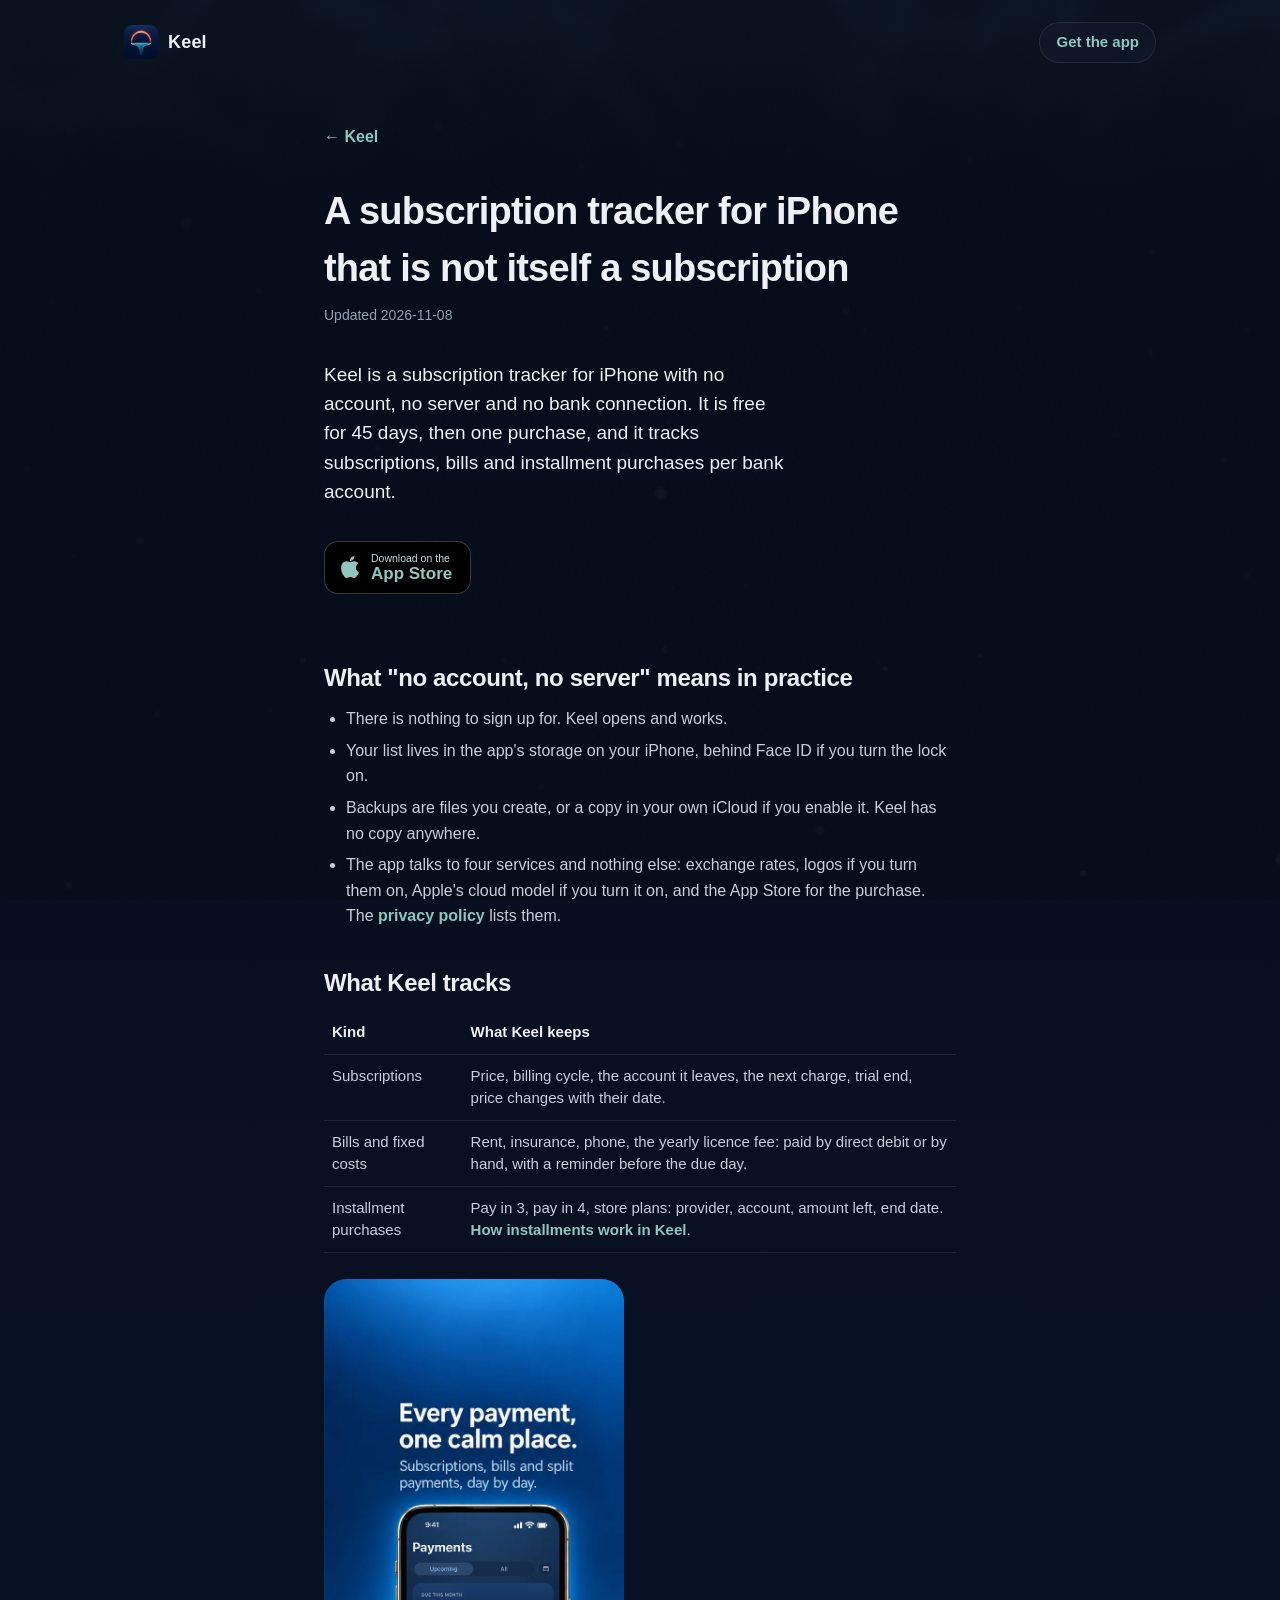
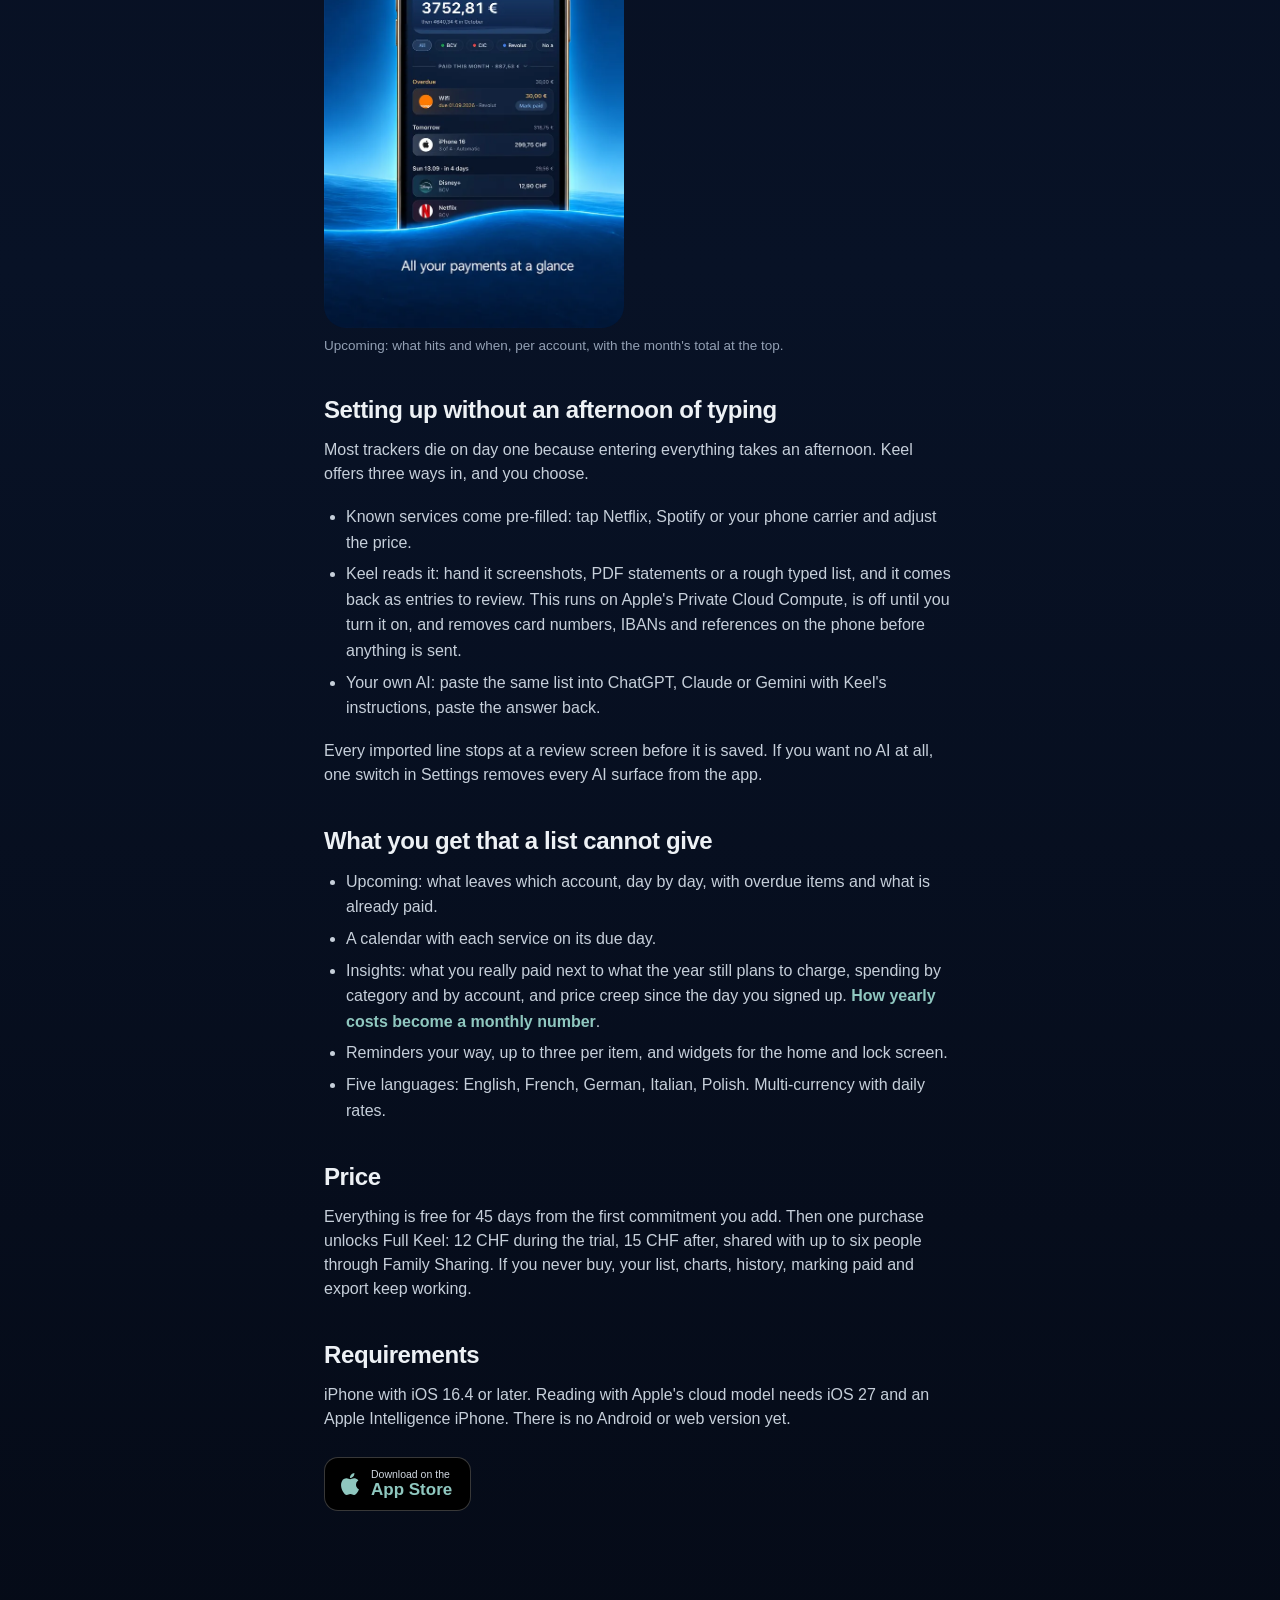
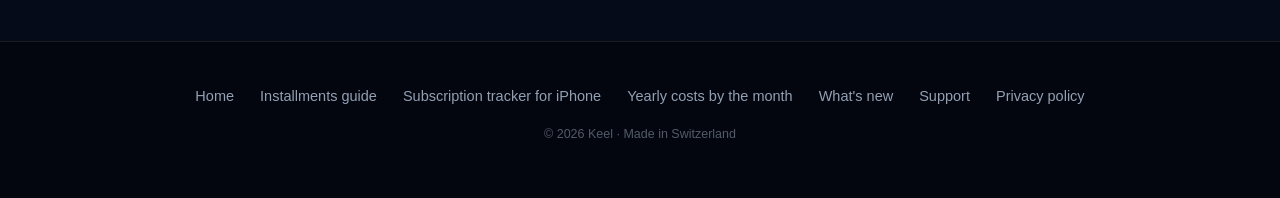
<file: subscription-tracker-iphone/index.html>
<!doctype html>
<html lang="en">
<head>
  <meta charset="utf-8" />
  <meta name="viewport" content="width=device-width, initial-scale=1" />
  <title>Subscription tracker for iPhone with no account and no bank link | Keel</title>
  <meta name="description" content="Keel is a subscription tracker for iPhone with no account, no server and no bank login. One purchase, not a subscription. Tracks subscriptions, bills and pay-in-4 plans per bank account." />
  <link rel="canonical" href="https://keel-app.ch/subscription-tracker-iphone/" />
  <meta property="og:title" content="Subscription tracker for iPhone with no account and no bank link | Keel" />
  <meta property="og:type" content="article" />
  <meta property="og:url" content="https://keel-app.ch/subscription-tracker-iphone/" />
  <meta property="og:site_name" content="Keel" />
  <meta property="og:locale" content="en_US" />
  <meta property="og:description" content="Keel is a subscription tracker for iPhone with no account, no server and no bank login. One purchase, not a subscription. Tracks subscriptions, bills and pay-in-4 plans per bank account." />
  <meta property="og:image" content="https://keel-app.ch/assets/og.png" />
  <meta name="twitter:card" content="summary_large_image" />
  <link rel="icon" href="../assets/icon-96.png" sizes="96x96" />
  <link rel="apple-touch-icon" href="../assets/icon-180.png" />
  <meta name="apple-itunes-app" content="app-id=6792831014, app-argument=https://keel-app.ch/subscription-tracker-iphone/" />
  <link rel="stylesheet" href="../styles.css" />
</head>
<body>
  <div class="aura" aria-hidden="true"></div>
  <header class="top">
    <a class="brand" href="../">
      <img src="../assets/icon-96.png" alt="" width="34" height="34" />
      <span>Keel</span>
    </a>
    <div class="top-right">
      <a class="top-cta" href="https://apps.apple.com/app/id6792831014" target="_blank" rel="noopener">Get the app</a>
    </div>
  </header>
  <main class="legal guide">
    <a class="back" href="../">&larr; Keel</a>
    <h1>A subscription tracker for iPhone that is not itself a subscription</h1>
    <p class="legal-date">Updated 2026-11-08</p>
    <p class="lede">Keel is a subscription tracker for iPhone with no account, no server and no bank connection. It is free for 45 days, then one purchase, and it tracks subscriptions, bills and installment purchases per bank account.</p>
    <a class="store-badge" href="https://apps.apple.com/app/id6792831014" target="_blank" rel="noopener" aria-label="Download on the App Store"><span class="store-badge-mark" aria-hidden="true"><svg viewBox="0 0 24 24" width="22" height="22" fill="currentColor" focusable="false"><path d="M12.152 6.896c-.948 0-2.415-1.078-3.96-1.04-2.04.027-3.91 1.183-4.961 3.014-2.117 3.675-.546 9.103 1.519 12.09 1.013 1.454 2.208 3.09 3.792 3.039 1.52-.065 2.09-.987 3.935-.987 1.831 0 2.35.987 3.96.948 1.637-.026 2.676-1.48 3.676-2.948 1.156-1.688 1.636-3.325 1.662-3.415-.039-.013-3.182-1.221-3.22-4.857-.026-3.04 2.48-4.494 2.597-4.559-1.429-2.09-3.623-2.324-4.39-2.376-2-.156-3.675 1.09-4.61 1.09zM15.53 3.83c.843-1.012 1.4-2.427 1.245-3.83-1.207.052-2.662.805-3.532 1.818-.78.896-1.454 2.338-1.273 3.714 1.338.104 2.715-.688 3.559-1.701" /></svg></span><span class="store-badge-text"><small>Download on the</small>App Store</span></a>
    <h2>What "no account, no server" means in practice</h2>
    <ul>
      <li>There is nothing to sign up for. Keel opens and works.</li>
      <li>Your list lives in the app's storage on your iPhone, behind Face ID if you turn the lock on.</li>
      <li>Backups are files you create, or a copy in your own iCloud if you enable it. Keel has no copy anywhere.</li>
      <li>The app talks to four services and nothing else: exchange rates, logos if you turn them on, Apple's cloud model if you turn it on, and the App Store for the purchase. The <a href="../privacy.html">privacy policy</a> lists them.</li>
    </ul>
    <h2>What Keel tracks</h2>
    <table>
      <tr><th>Kind</th><th>What Keel keeps</th></tr>
      <tr><td>Subscriptions</td><td>Price, billing cycle, the account it leaves, the next charge, trial end, price changes with their date.</td></tr>
      <tr><td>Bills and fixed costs</td><td>Rent, insurance, phone, the yearly licence fee: paid by direct debit or by hand, with a reminder before the due day.</td></tr>
      <tr><td>Installment purchases</td><td>Pay in 3, pay in 4, store plans: provider, account, amount left, end date. <a href="../installment-tracker/">How installments work in Keel</a>.</td></tr>
    </table>
    <figure><img src="../assets/slides/slide-01-payments.webp" alt="Keel's Upcoming timeline with payments grouped by day and the month's total" width="640" height="1385" loading="lazy" /><figcaption>Upcoming: what hits and when, per account, with the month's total at the top.</figcaption></figure>

    <h2>Setting up without an afternoon of typing</h2>
    <p>Most trackers die on day one because entering everything takes an afternoon. Keel offers three ways in, and you choose.</p>
    <ul>
      <li>Known services come pre-filled: tap Netflix, Spotify or your phone carrier and adjust the price.</li>
      <li>Keel reads it: hand it screenshots, PDF statements or a rough typed list, and it comes back as entries to review. This runs on Apple's Private Cloud Compute, is off until you turn it on, and removes card numbers, IBANs and references on the phone before anything is sent.</li>
      <li>Your own AI: paste the same list into ChatGPT, Claude or Gemini with Keel's instructions, paste the answer back.</li>
    </ul>
    <p>Every imported line stops at a review screen before it is saved. If you want no AI at all, one switch in Settings removes every AI surface from the app.</p>
    <h2>What you get that a list cannot give</h2>
    <ul>
      <li>Upcoming: what leaves which account, day by day, with overdue items and what is already paid.</li>
      <li>A calendar with each service on its due day.</li>
      <li>Insights: what you really paid next to what the year still plans to charge, spending by category and by account, and price creep since the day you signed up. <a href="../yearly-costs-monthly/">How yearly costs become a monthly number</a>.</li>
      <li>Reminders your way, up to three per item, and widgets for the home and lock screen.</li>
      <li>Five languages: English, French, German, Italian, Polish. Multi-currency with daily rates.</li>
    </ul>
    <h2>Price</h2>
    <p>Everything is free for 45 days from the first commitment you add. Then one purchase unlocks Full Keel: 12 CHF during the trial, 15 CHF after, shared with up to six people through Family Sharing. If you never buy, your list, charts, history, marking paid and export keep working.</p>
    <h2>Requirements</h2>
    <p>iPhone with iOS 16.4 or later. Reading with Apple's cloud model needs iOS 27 and an Apple Intelligence iPhone. There is no Android or web version yet.</p>
    <a class="store-badge" href="https://apps.apple.com/app/id6792831014" target="_blank" rel="noopener" aria-label="Download on the App Store"><span class="store-badge-mark" aria-hidden="true"><svg viewBox="0 0 24 24" width="22" height="22" fill="currentColor" focusable="false"><path d="M12.152 6.896c-.948 0-2.415-1.078-3.96-1.04-2.04.027-3.91 1.183-4.961 3.014-2.117 3.675-.546 9.103 1.519 12.09 1.013 1.454 2.208 3.09 3.792 3.039 1.52-.065 2.09-.987 3.935-.987 1.831 0 2.35.987 3.96.948 1.637-.026 2.676-1.48 3.676-2.948 1.156-1.688 1.636-3.325 1.662-3.415-.039-.013-3.182-1.221-3.22-4.857-.026-3.04 2.48-4.494 2.597-4.559-1.429-2.09-3.623-2.324-4.39-2.376-2-.156-3.675 1.09-4.61 1.09zM15.53 3.83c.843-1.012 1.4-2.427 1.245-3.83-1.207.052-2.662.805-3.532 1.818-.78.896-1.454 2.338-1.273 3.714 1.338.104 2.715-.688 3.559-1.701" /></svg></span><span class="store-badge-text"><small>Download on the</small>App Store</span></a>

  </main>
  <footer class="footer">
    <nav class="footer-links">
      <a href="../">Home</a>
      <a href="../installment-tracker/">Installments guide</a>
      <a href="../subscription-tracker-iphone/">Subscription tracker for iPhone</a>
      <a href="../yearly-costs-monthly/">Yearly costs by the month</a>
      <a href="../changelog/">What's new</a>
      <a href="../support.html">Support</a>
      <a href="../privacy.html">Privacy policy</a>
    </nav>
    <p class="footer-fine">&copy; <span id="year">2026</span> Keel &middot; Made in Switzerland</p>
  </footer>
  <script src="../script.js"></script>
  <script data-goatcounter="https://keel-app.goatcounter.com/count" async src="//gc.zgo.at/count.js"></script>
</body>
</html>
</file>
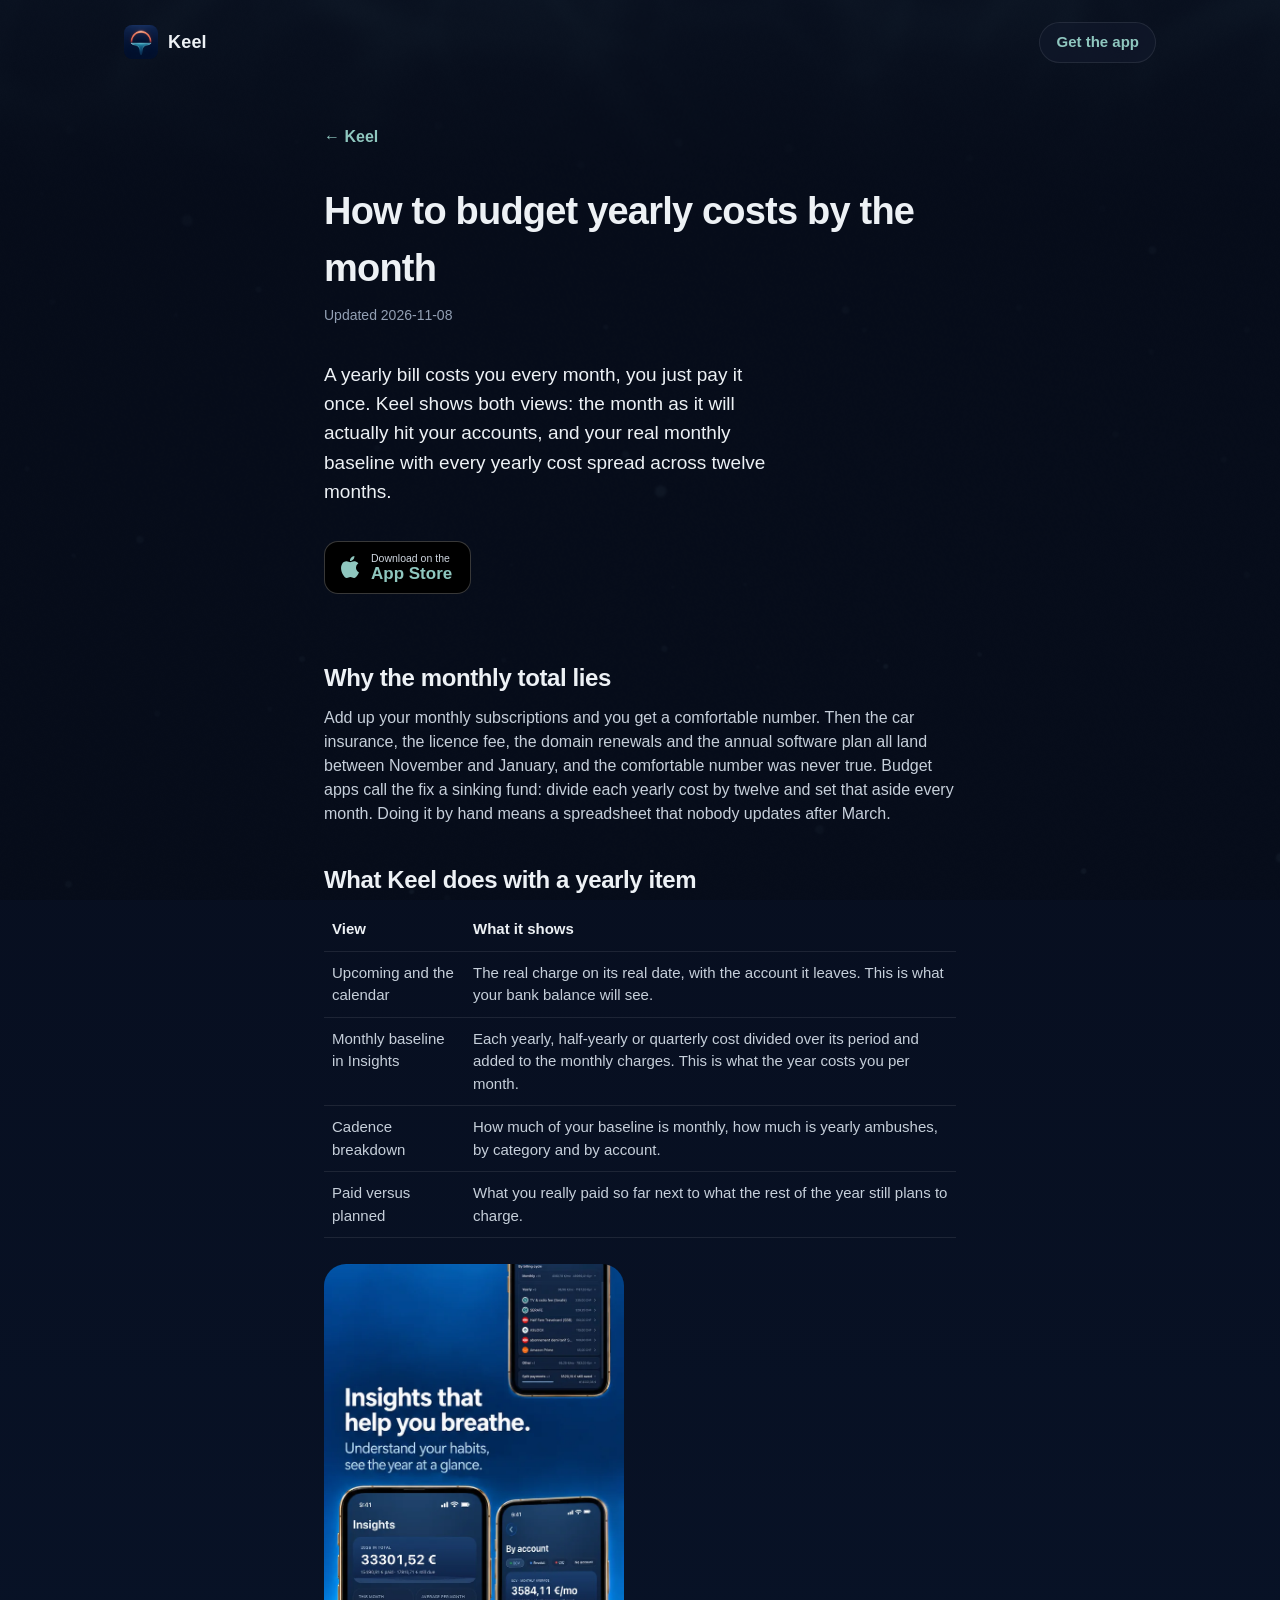
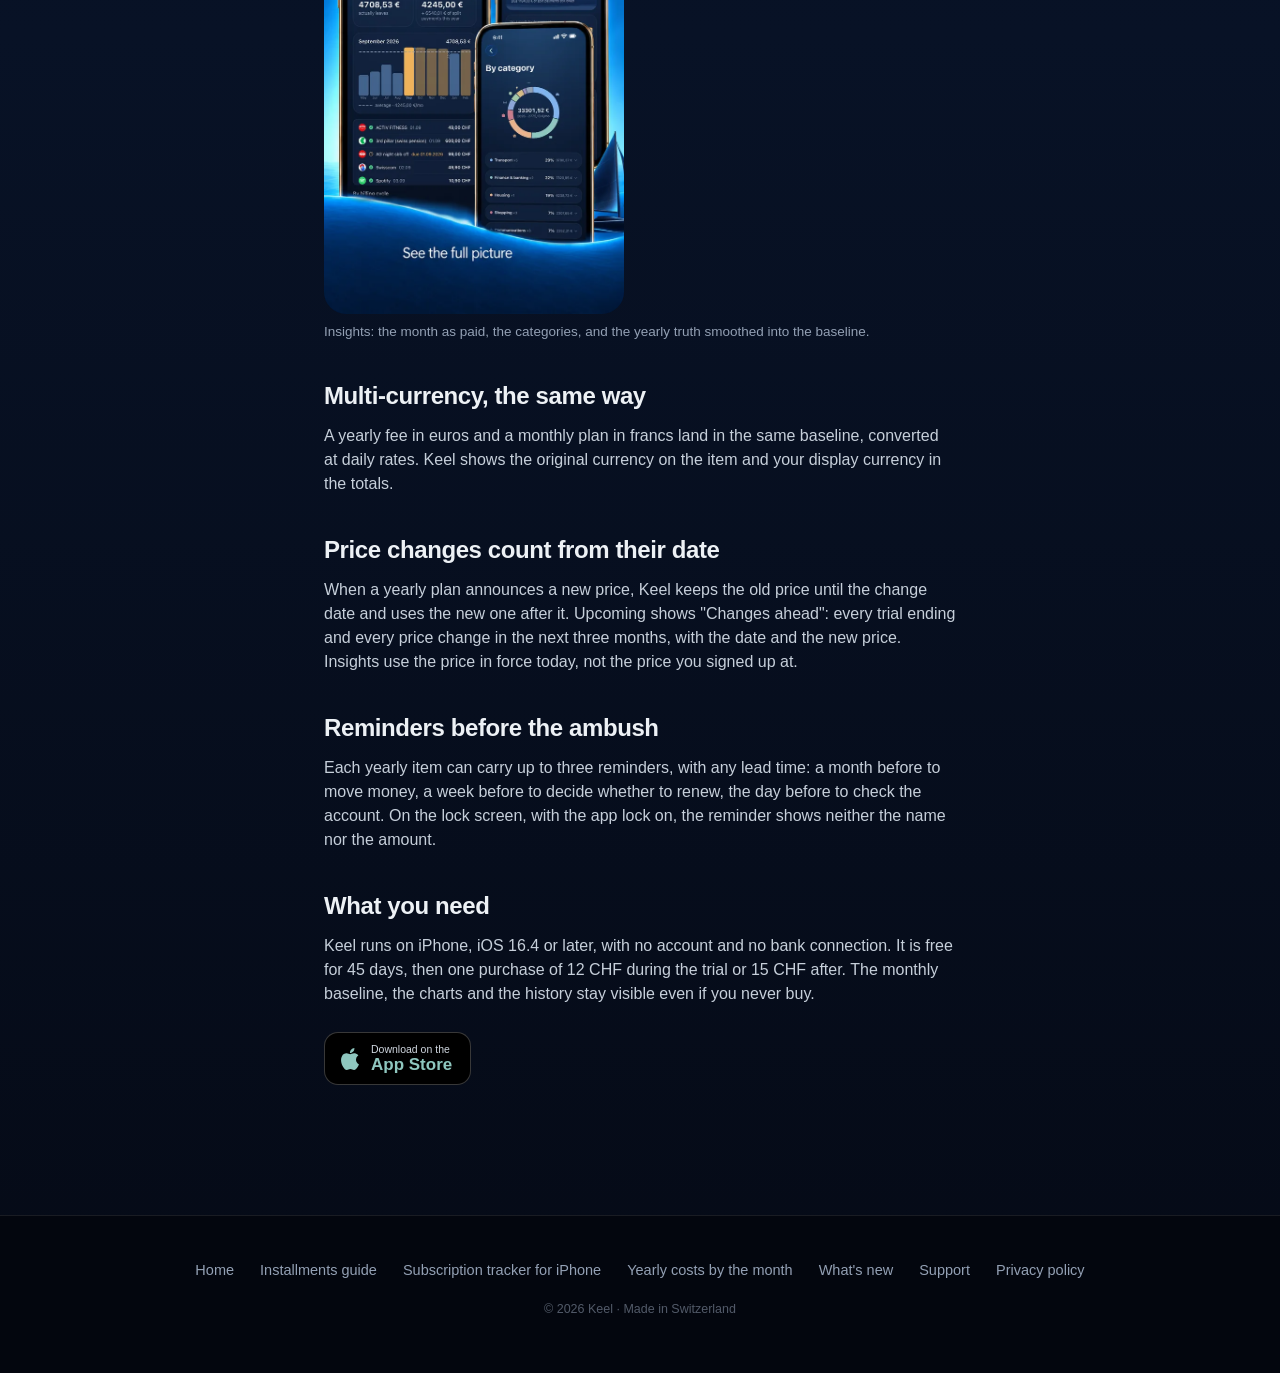
<file: yearly-costs-monthly/index.html>
<!doctype html>
<html lang="en">
<head>
  <meta charset="utf-8" />
  <meta name="viewport" content="width=device-width, initial-scale=1" />
  <title>Budget yearly subscriptions and bills as a monthly cost | Keel</title>
  <meta name="description" content="How Keel turns yearly insurance, licences and annual subscriptions into a monthly baseline next to your monthly charges, so December does not ambush you." />
  <link rel="canonical" href="https://keel-app.ch/yearly-costs-monthly/" />
  <meta property="og:title" content="Budget yearly subscriptions and bills as a monthly cost | Keel" />
  <meta property="og:type" content="article" />
  <meta property="og:url" content="https://keel-app.ch/yearly-costs-monthly/" />
  <meta property="og:site_name" content="Keel" />
  <meta property="og:locale" content="en_US" />
  <meta property="og:description" content="How Keel turns yearly insurance, licences and annual subscriptions into a monthly baseline next to your monthly charges, so December does not ambush you." />
  <meta property="og:image" content="https://keel-app.ch/assets/og.png" />
  <meta name="twitter:card" content="summary_large_image" />
  <link rel="icon" href="../assets/icon-96.png" sizes="96x96" />
  <link rel="apple-touch-icon" href="../assets/icon-180.png" />
  <meta name="apple-itunes-app" content="app-id=6792831014, app-argument=https://keel-app.ch/yearly-costs-monthly/" />
  <link rel="stylesheet" href="../styles.css" />
</head>
<body>
  <div class="aura" aria-hidden="true"></div>
  <header class="top">
    <a class="brand" href="../">
      <img src="../assets/icon-96.png" alt="" width="34" height="34" />
      <span>Keel</span>
    </a>
    <div class="top-right">
      <a class="top-cta" href="https://apps.apple.com/app/id6792831014" target="_blank" rel="noopener">Get the app</a>
    </div>
  </header>
  <main class="legal guide">
    <a class="back" href="../">&larr; Keel</a>
    <h1>How to budget yearly costs by the month</h1>
    <p class="legal-date">Updated 2026-11-08</p>
    <p class="lede">A yearly bill costs you every month, you just pay it once. Keel shows both views: the month as it will actually hit your accounts, and your real monthly baseline with every yearly cost spread across twelve months.</p>
    <a class="store-badge" href="https://apps.apple.com/app/id6792831014" target="_blank" rel="noopener" aria-label="Download on the App Store"><span class="store-badge-mark" aria-hidden="true"><svg viewBox="0 0 24 24" width="22" height="22" fill="currentColor" focusable="false"><path d="M12.152 6.896c-.948 0-2.415-1.078-3.96-1.04-2.04.027-3.91 1.183-4.961 3.014-2.117 3.675-.546 9.103 1.519 12.09 1.013 1.454 2.208 3.09 3.792 3.039 1.52-.065 2.09-.987 3.935-.987 1.831 0 2.35.987 3.96.948 1.637-.026 2.676-1.48 3.676-2.948 1.156-1.688 1.636-3.325 1.662-3.415-.039-.013-3.182-1.221-3.22-4.857-.026-3.04 2.48-4.494 2.597-4.559-1.429-2.09-3.623-2.324-4.39-2.376-2-.156-3.675 1.09-4.61 1.09zM15.53 3.83c.843-1.012 1.4-2.427 1.245-3.83-1.207.052-2.662.805-3.532 1.818-.78.896-1.454 2.338-1.273 3.714 1.338.104 2.715-.688 3.559-1.701" /></svg></span><span class="store-badge-text"><small>Download on the</small>App Store</span></a>
    <h2>Why the monthly total lies</h2>
    <p>Add up your monthly subscriptions and you get a comfortable number. Then the car insurance, the licence fee, the domain renewals and the annual software plan all land between November and January, and the comfortable number was never true. Budget apps call the fix a sinking fund: divide each yearly cost by twelve and set that aside every month. Doing it by hand means a spreadsheet that nobody updates after March.</p>
    <h2>What Keel does with a yearly item</h2>
    <table>
      <tr><th>View</th><th>What it shows</th></tr>
      <tr><td>Upcoming and the calendar</td><td>The real charge on its real date, with the account it leaves. This is what your bank balance will see.</td></tr>
      <tr><td>Monthly baseline in Insights</td><td>Each yearly, half-yearly or quarterly cost divided over its period and added to the monthly charges. This is what the year costs you per month.</td></tr>
      <tr><td>Cadence breakdown</td><td>How much of your baseline is monthly, how much is yearly ambushes, by category and by account.</td></tr>
      <tr><td>Paid versus planned</td><td>What you really paid so far next to what the rest of the year still plans to charge.</td></tr>
    </table>
    <figure><img src="../assets/slides/slide-06-insights.webp" alt="Keel's Insights screen with monthly spending, categories and the yearly baseline" width="640" height="1385" loading="lazy" /><figcaption>Insights: the month as paid, the categories, and the yearly truth smoothed into the baseline.</figcaption></figure>

    <h2>Multi-currency, the same way</h2>
    <p>A yearly fee in euros and a monthly plan in francs land in the same baseline, converted at daily rates. Keel shows the original currency on the item and your display currency in the totals.</p>
    <h2>Price changes count from their date</h2>
    <p>When a yearly plan announces a new price, Keel keeps the old price until the change date and uses the new one after it. Upcoming shows "Changes ahead": every trial ending and every price change in the next three months, with the date and the new price. Insights use the price in force today, not the price you signed up at.</p>
    <h2>Reminders before the ambush</h2>
    <p>Each yearly item can carry up to three reminders, with any lead time: a month before to move money, a week before to decide whether to renew, the day before to check the account. On the lock screen, with the app lock on, the reminder shows neither the name nor the amount.</p>
    <h2>What you need</h2>
    <p>Keel runs on iPhone, iOS 16.4 or later, with no account and no bank connection. It is free for 45 days, then one purchase of 12 CHF during the trial or 15 CHF after. The monthly baseline, the charts and the history stay visible even if you never buy.</p>
    <a class="store-badge" href="https://apps.apple.com/app/id6792831014" target="_blank" rel="noopener" aria-label="Download on the App Store"><span class="store-badge-mark" aria-hidden="true"><svg viewBox="0 0 24 24" width="22" height="22" fill="currentColor" focusable="false"><path d="M12.152 6.896c-.948 0-2.415-1.078-3.96-1.04-2.04.027-3.91 1.183-4.961 3.014-2.117 3.675-.546 9.103 1.519 12.09 1.013 1.454 2.208 3.09 3.792 3.039 1.52-.065 2.09-.987 3.935-.987 1.831 0 2.35.987 3.96.948 1.637-.026 2.676-1.48 3.676-2.948 1.156-1.688 1.636-3.325 1.662-3.415-.039-.013-3.182-1.221-3.22-4.857-.026-3.04 2.48-4.494 2.597-4.559-1.429-2.09-3.623-2.324-4.39-2.376-2-.156-3.675 1.09-4.61 1.09zM15.53 3.83c.843-1.012 1.4-2.427 1.245-3.83-1.207.052-2.662.805-3.532 1.818-.78.896-1.454 2.338-1.273 3.714 1.338.104 2.715-.688 3.559-1.701" /></svg></span><span class="store-badge-text"><small>Download on the</small>App Store</span></a>

  </main>
  <footer class="footer">
    <nav class="footer-links">
      <a href="../">Home</a>
      <a href="../installment-tracker/">Installments guide</a>
      <a href="../subscription-tracker-iphone/">Subscription tracker for iPhone</a>
      <a href="../yearly-costs-monthly/">Yearly costs by the month</a>
      <a href="../changelog/">What's new</a>
      <a href="../support.html">Support</a>
      <a href="../privacy.html">Privacy policy</a>
    </nav>
    <p class="footer-fine">&copy; <span id="year">2026</span> Keel &middot; Made in Switzerland</p>
  </footer>
  <script src="../script.js"></script>
  <script data-goatcounter="https://keel-app.goatcounter.com/count" async src="//gc.zgo.at/count.js"></script>
</body>
</html>
</file>
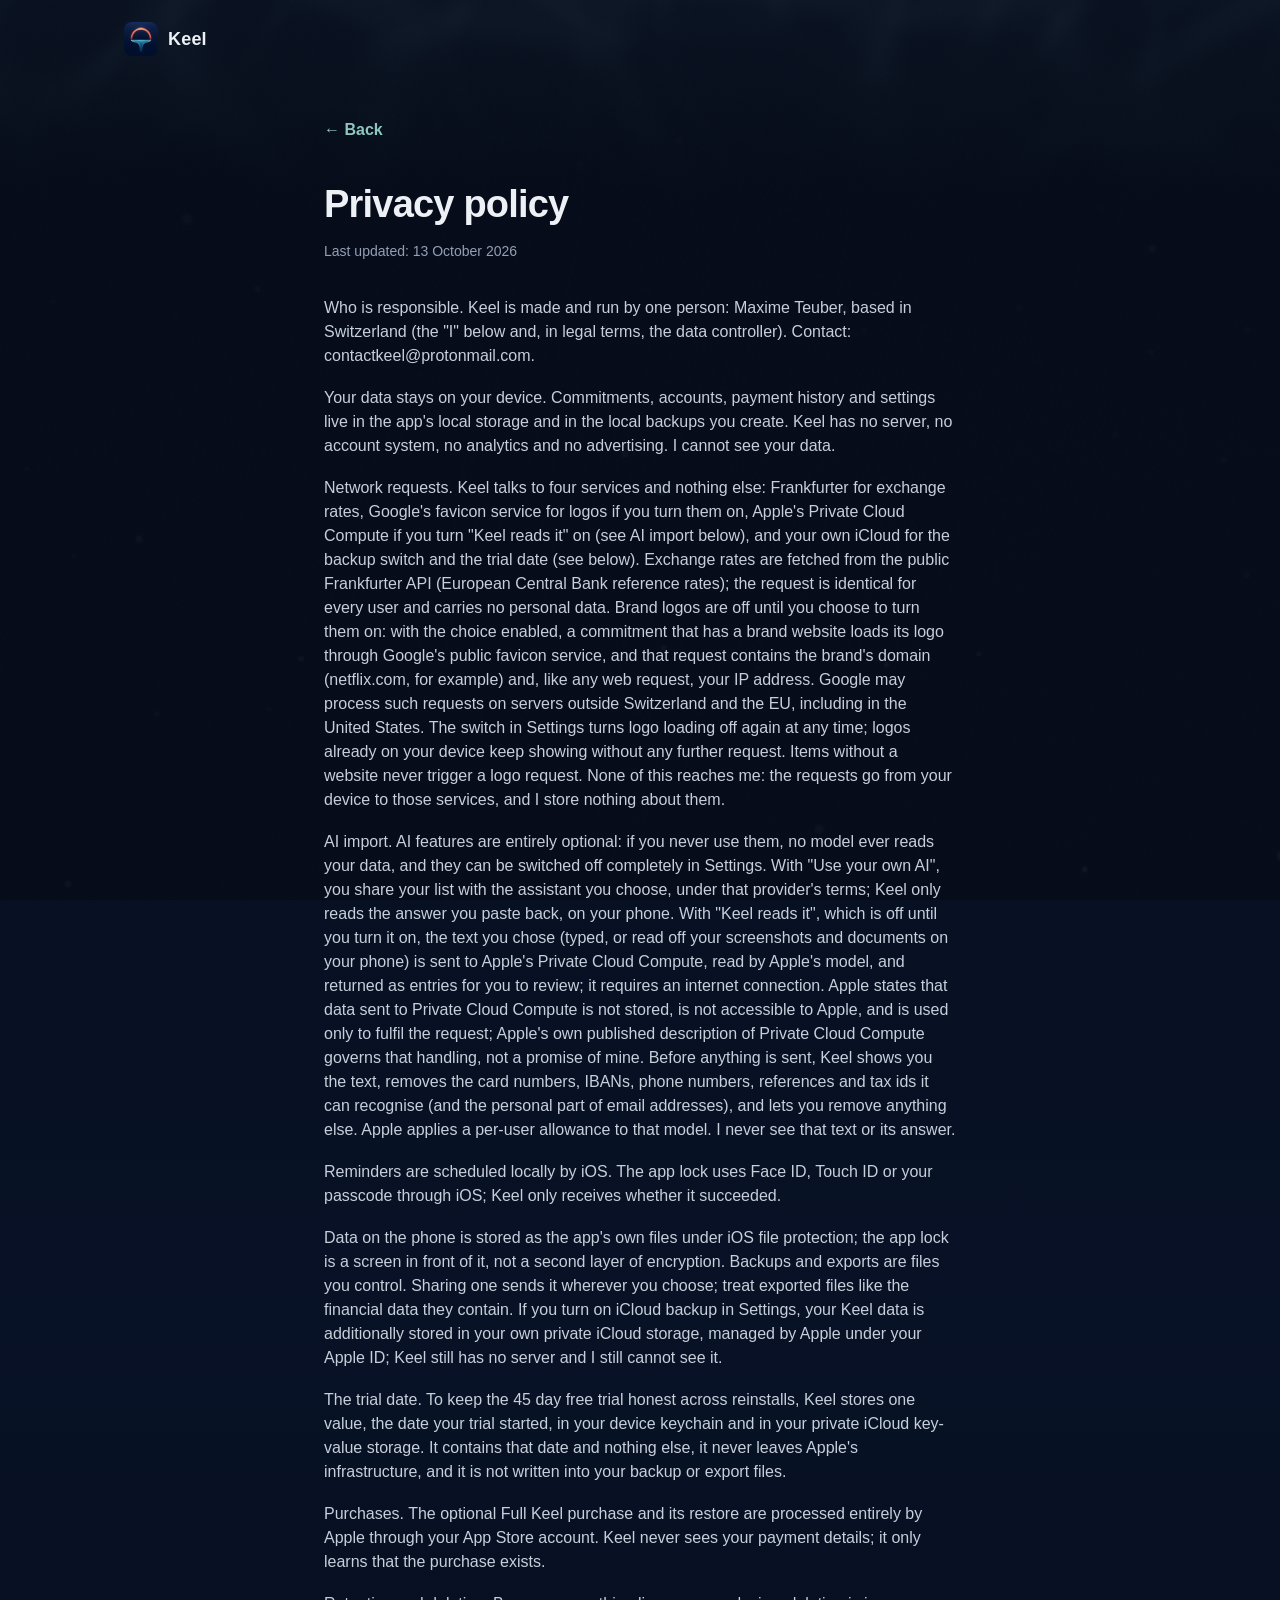
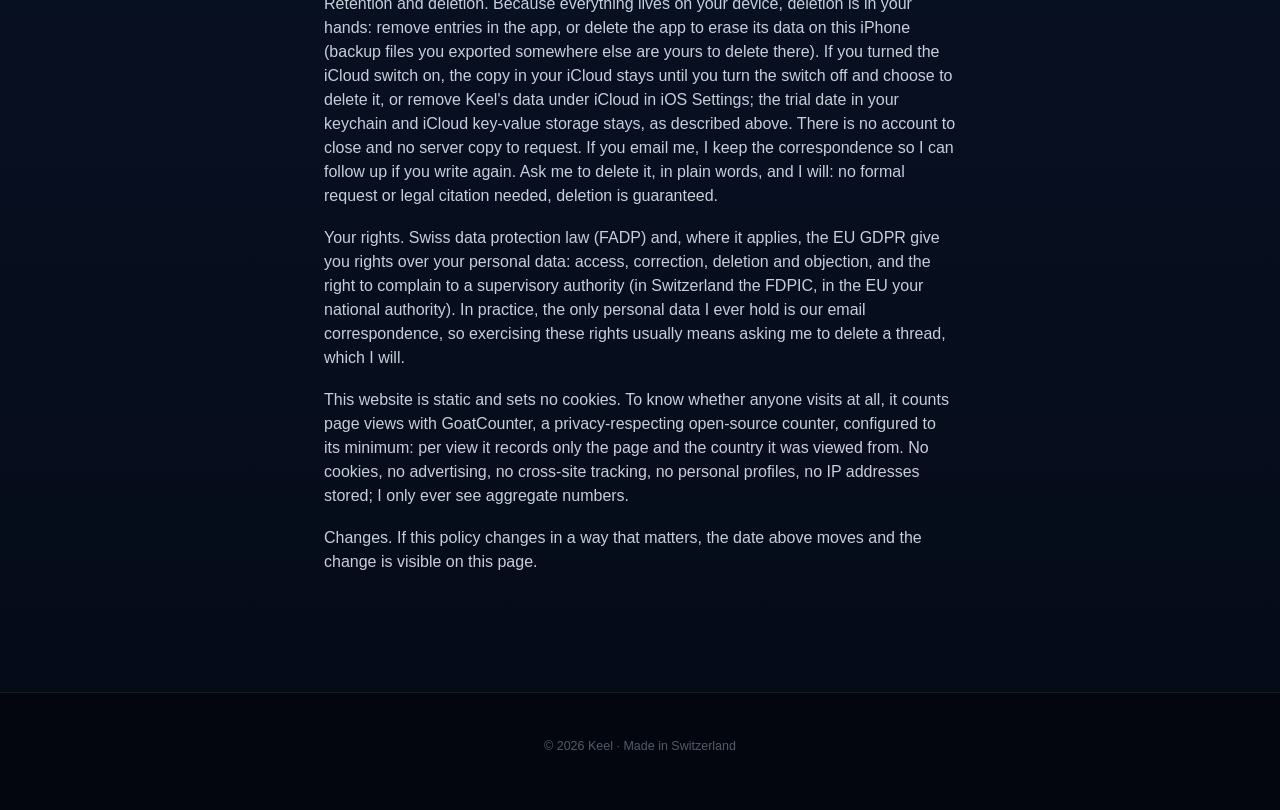
<file: privacy.html>
<!doctype html>
<html lang="en">
<head>
  <meta charset="utf-8" />
  <meta name="viewport" content="width=device-width, initial-scale=1" />
  <title>Keel · Privacy policy</title>
  <meta name="robots" content="noindex" />
  <meta name="description" content="Keel's privacy policy: your data stays on your device. No account, no server, no advertising." />
  <link rel="canonical" href="https://keel-app.ch/privacy.html" />
  <link rel="icon" href="assets/icon-96.png" sizes="96x96" />
  <link rel="apple-touch-icon" href="assets/icon-180.png" />
  <meta name="apple-itunes-app" content="app-id=6792831014, app-argument=https://keel-app.ch/privacy.html" />
  <link rel="stylesheet" href="styles.css" />
</head>
<body>
  <div class="aura" aria-hidden="true"></div>
  <header class="top">
    <a class="brand" href="index.html">
      <img src="assets/icon-96.png" alt="" width="34" height="34" />
      <span>Keel</span>
    </a>
  </header>
  <main class="legal">
    <a class="back" href="index.html">&larr; Back</a>
    <h1>Privacy policy</h1>
    <p class="legal-date">Last updated: 13 October 2026</p>
    <p>Who is responsible. Keel is made and run by one person: Maxime Teuber, based in Switzerland (the "I" below and, in legal terms, the data controller). Contact: contactkeel@protonmail.com.</p>
    <p>Your data stays on your device. Commitments, accounts, payment history and settings live in the app's local storage and in the local backups you create. Keel has no server, no account system, no analytics and no advertising. I cannot see your data.</p>
    <p>Network requests. Keel talks to four services and nothing else: Frankfurter for exchange rates, Google's favicon service for logos if you turn them on, Apple's Private Cloud Compute if you turn "Keel reads it" on (see AI import below), and your own iCloud for the backup switch and the trial date (see below). Exchange rates are fetched from the public Frankfurter API (European Central Bank reference rates); the request is identical for every user and carries no personal data. Brand logos are off until you choose to turn them on: with the choice enabled, a commitment that has a brand website loads its logo through Google's public favicon service, and that request contains the brand's domain (netflix.com, for example) and, like any web request, your IP address. Google may process such requests on servers outside Switzerland and the EU, including in the United States. The switch in Settings turns logo loading off again at any time; logos already on your device keep showing without any further request. Items without a website never trigger a logo request. None of this reaches me: the requests go from your device to those services, and I store nothing about them.</p>
    <p>AI import. AI features are entirely optional: if you never use them, no model ever reads your data, and they can be switched off completely in Settings. With "Use your own AI", you share your list with the assistant you choose, under that provider's terms; Keel only reads the answer you paste back, on your phone. With "Keel reads it", which is off until you turn it on, the text you chose (typed, or read off your screenshots and documents on your phone) is sent to Apple's Private Cloud Compute, read by Apple's model, and returned as entries for you to review; it requires an internet connection. Apple states that data sent to Private Cloud Compute is not stored, is not accessible to Apple, and is used only to fulfil the request; Apple's own published description of Private Cloud Compute governs that handling, not a promise of mine. Before anything is sent, Keel shows you the text, removes the card numbers, IBANs, phone numbers, references and tax ids it can recognise (and the personal part of email addresses), and lets you remove anything else. Apple applies a per-user allowance to that model. I never see that text or its answer.</p>
    <p>Reminders are scheduled locally by iOS. The app lock uses Face ID, Touch ID or your passcode through iOS; Keel only receives whether it succeeded.</p>
    <p>Data on the phone is stored as the app's own files under iOS file protection; the app lock is a screen in front of it, not a second layer of encryption. Backups and exports are files you control. Sharing one sends it wherever you choose; treat exported files like the financial data they contain. If you turn on iCloud backup in Settings, your Keel data is additionally stored in your own private iCloud storage, managed by Apple under your Apple ID; Keel still has no server and I still cannot see it.</p>
    <p>The trial date. To keep the 45 day free trial honest across reinstalls, Keel stores one value, the date your trial started, in your device keychain and in your private iCloud key-value storage. It contains that date and nothing else, it never leaves Apple's infrastructure, and it is not written into your backup or export files.</p>
    <p>Purchases. The optional Full Keel purchase and its restore are processed entirely by Apple through your App Store account. Keel never sees your payment details; it only learns that the purchase exists.</p>
    <p>Retention and deletion. Because everything lives on your device, deletion is in your hands: remove entries in the app, or delete the app to erase its data on this iPhone (backup files you exported somewhere else are yours to delete there). If you turned the iCloud switch on, the copy in your iCloud stays until you turn the switch off and choose to delete it, or remove Keel's data under iCloud in iOS Settings; the trial date in your keychain and iCloud key-value storage stays, as described above. There is no account to close and no server copy to request. If you email me, I keep the correspondence so I can follow up if you write again. Ask me to delete it, in plain words, and I will: no formal request or legal citation needed, deletion is guaranteed.</p>
    <p>Your rights. Swiss data protection law (FADP) and, where it applies, the EU GDPR give you rights over your personal data: access, correction, deletion and objection, and the right to complain to a supervisory authority (in Switzerland the FDPIC, in the EU your national authority). In practice, the only personal data I ever hold is our email correspondence, so exercising these rights usually means asking me to delete a thread, which I will.</p>
    <p>This website is static and sets no cookies. To know whether anyone visits at all, it counts page views with GoatCounter, a privacy-respecting open-source counter, configured to its minimum: per view it records only the page and the country it was viewed from. No cookies, no advertising, no cross-site tracking, no personal profiles, no IP addresses stored; I only ever see aggregate numbers.</p>
    <p>Changes. If this policy changes in a way that matters, the date above moves and the change is visible on this page.</p>
  </main>
  <footer class="footer">
    <p class="footer-fine">&copy; <span id="year">2026</span> Keel &middot; Made in Switzerland</p>
  </footer>
  <script src="script.js"></script>
  <script data-goatcounter="https://keel-app.goatcounter.com/count" async src="//gc.zgo.at/count.js"></script>
</body>
</html>
</file>
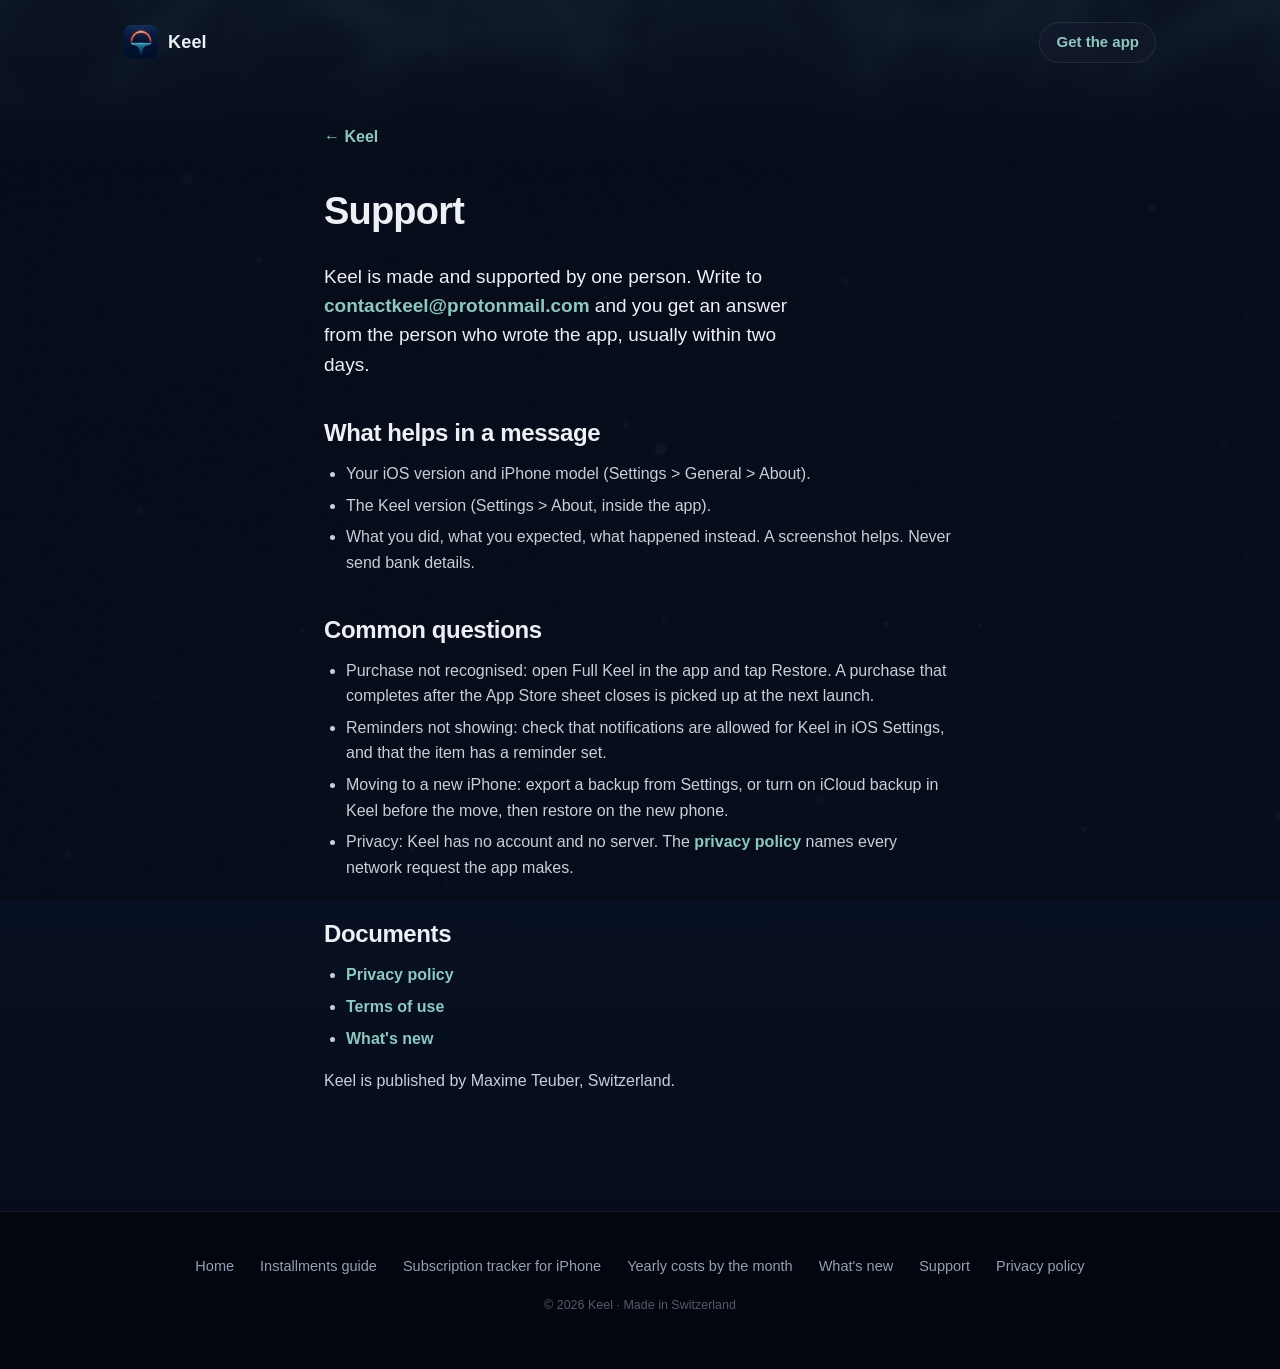
<file: support.html>
<!doctype html>
<html lang="en">
<head>
  <meta charset="utf-8" />
  <meta name="viewport" content="width=device-width, initial-scale=1" />
  <title>Keel support</title>
  <meta name="description" content="Support for Keel, the subscription and installment tracker for iPhone: contact, common questions, privacy and terms." />
  <link rel="canonical" href="https://keel-app.ch/support.html" />
  <meta property="og:title" content="Keel support" />
  <meta property="og:type" content="article" />
  <meta property="og:url" content="https://keel-app.ch/support.html" />
  <meta property="og:site_name" content="Keel" />
  <meta property="og:locale" content="en_US" />
  <meta property="og:description" content="Support for Keel, the subscription and installment tracker for iPhone: contact, common questions, privacy and terms." />
  <meta property="og:image" content="https://keel-app.ch/assets/og.png" />
  <meta name="twitter:card" content="summary_large_image" />
  <link rel="icon" href="assets/icon-96.png" sizes="96x96" />
  <link rel="apple-touch-icon" href="assets/icon-180.png" />
  <meta name="apple-itunes-app" content="app-id=6792831014, app-argument=https://keel-app.ch/support.html" />
  <link rel="stylesheet" href="styles.css" />
</head>
<body>
  <div class="aura" aria-hidden="true"></div>
  <header class="top">
    <a class="brand" href="">
      <img src="assets/icon-96.png" alt="" width="34" height="34" />
      <span>Keel</span>
    </a>
    <div class="top-right">
      <a class="top-cta" href="https://apps.apple.com/app/id6792831014" target="_blank" rel="noopener">Get the app</a>
    </div>
  </header>
  <main class="legal guide">
    <a class="back" href="">&larr; Keel</a>
    <h1>Support</h1>
    <p class="lede">Keel is made and supported by one person. Write to <a href="mailto:contactkeel@protonmail.com">contactkeel@protonmail.com</a> and you get an answer from the person who wrote the app, usually within two days.</p>
    <h2>What helps in a message</h2>
    <ul>
      <li>Your iOS version and iPhone model (Settings &gt; General &gt; About).</li>
      <li>The Keel version (Settings &gt; About, inside the app).</li>
      <li>What you did, what you expected, what happened instead. A screenshot helps. Never send bank details.</li>
    </ul>
    <h2>Common questions</h2>
    <ul>
      <li>Purchase not recognised: open Full Keel in the app and tap Restore. A purchase that completes after the App Store sheet closes is picked up at the next launch.</li>
      <li>Reminders not showing: check that notifications are allowed for Keel in iOS Settings, and that the item has a reminder set.</li>
      <li>Moving to a new iPhone: export a backup from Settings, or turn on iCloud backup in Keel before the move, then restore on the new phone.</li>
      <li>Privacy: Keel has no account and no server. The <a href="privacy.html">privacy policy</a> names every network request the app makes.</li>
    </ul>
    <h2>Documents</h2>
    <ul>
      <li><a href="privacy.html">Privacy policy</a></li>
      <li><a href="terms.html">Terms of use</a></li>
      <li><a href="changelog/">What's new</a></li>
    </ul>
    <p>Keel is published by Maxime Teuber, Switzerland.</p>

  </main>
  <footer class="footer">
    <nav class="footer-links">
      <a href="">Home</a>
      <a href="installment-tracker/">Installments guide</a>
      <a href="subscription-tracker-iphone/">Subscription tracker for iPhone</a>
      <a href="yearly-costs-monthly/">Yearly costs by the month</a>
      <a href="changelog/">What's new</a>
      <a href="support.html">Support</a>
      <a href="privacy.html">Privacy policy</a>
    </nav>
    <p class="footer-fine">&copy; <span id="year">2026</span> Keel &middot; Made in Switzerland</p>
  </footer>
  <script src="script.js"></script>
  <script data-goatcounter="https://keel-app.goatcounter.com/count" async src="//gc.zgo.at/count.js"></script>
</body>
</html>
</file>
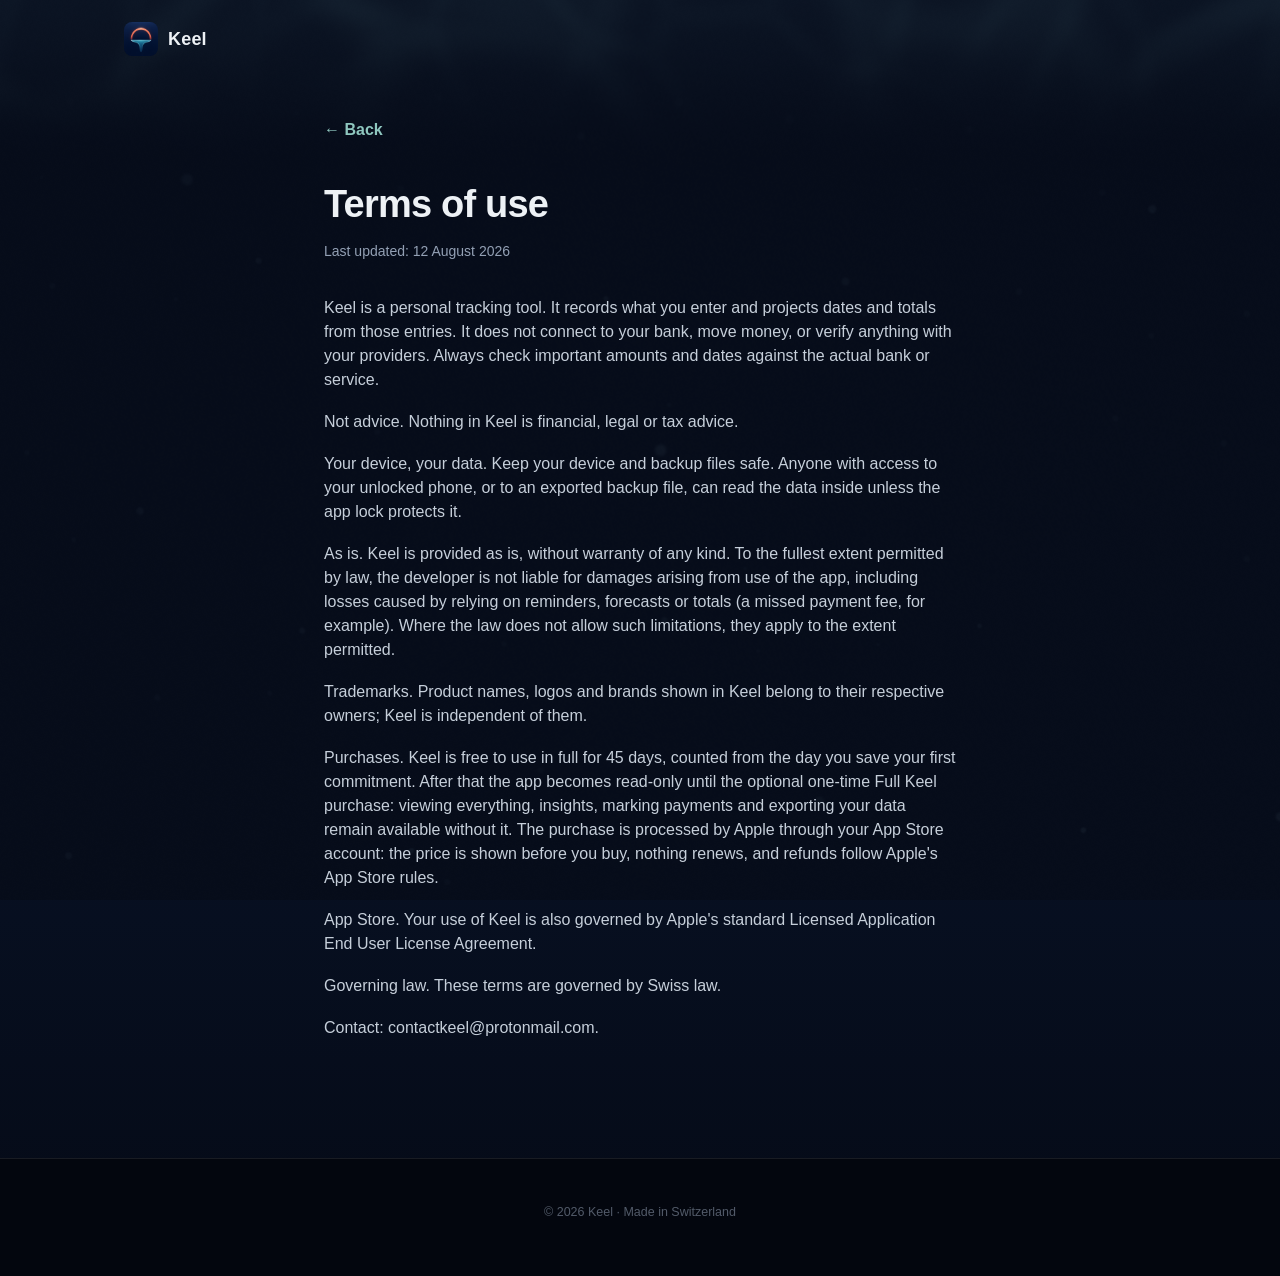
<file: terms.html>
<!doctype html>
<html lang="en">
<head>
  <meta charset="utf-8" />
  <meta name="viewport" content="width=device-width, initial-scale=1" />
  <title>Keel · Terms of use</title>
  <meta name="robots" content="noindex" />
  <meta name="description" content="Keel's terms of use." />
  <link rel="canonical" href="https://keel-app.ch/terms.html" />
  <link rel="icon" href="assets/icon-96.png" sizes="96x96" />
  <link rel="apple-touch-icon" href="assets/icon-180.png" />
  <meta name="apple-itunes-app" content="app-id=6792831014, app-argument=https://keel-app.ch/terms.html" />
  <link rel="stylesheet" href="styles.css" />
</head>
<body>
  <div class="aura" aria-hidden="true"></div>
  <header class="top">
    <a class="brand" href="index.html">
      <img src="assets/icon-96.png" alt="" width="34" height="34" />
      <span>Keel</span>
    </a>
  </header>
  <main class="legal">
    <a class="back" href="index.html">&larr; Back</a>
    <h1>Terms of use</h1>
    <p class="legal-date">Last updated: 12 August 2026</p>
    <p>Keel is a personal tracking tool. It records what you enter and projects dates and totals from those entries. It does not connect to your bank, move money, or verify anything with your providers. Always check important amounts and dates against the actual bank or service.</p>
    <p>Not advice. Nothing in Keel is financial, legal or tax advice.</p>
    <p>Your device, your data. Keep your device and backup files safe. Anyone with access to your unlocked phone, or to an exported backup file, can read the data inside unless the app lock protects it.</p>
    <p>As is. Keel is provided as is, without warranty of any kind. To the fullest extent permitted by law, the developer is not liable for damages arising from use of the app, including losses caused by relying on reminders, forecasts or totals (a missed payment fee, for example). Where the law does not allow such limitations, they apply to the extent permitted.</p>
    <p>Trademarks. Product names, logos and brands shown in Keel belong to their respective owners; Keel is independent of them.</p>
    <p>Purchases. Keel is free to use in full for 45 days, counted from the day you save your first commitment. After that the app becomes read-only until the optional one-time Full Keel purchase: viewing everything, insights, marking payments and exporting your data remain available without it. The purchase is processed by Apple through your App Store account: the price is shown before you buy, nothing renews, and refunds follow Apple's App Store rules.</p>
    <p>App Store. Your use of Keel is also governed by Apple's standard Licensed Application End User License Agreement.</p>
    <p>Governing law. These terms are governed by Swiss law.</p>
    <p>Contact: contactkeel@protonmail.com.</p>
  </main>
  <footer class="footer">
    <p class="footer-fine">&copy; <span id="year">2026</span> Keel &middot; Made in Switzerland</p>
  </footer>
  <script src="script.js"></script>
  <script data-goatcounter="https://keel-app.goatcounter.com/count" async src="//gc.zgo.at/count.js"></script>
</body>
</html>
</file>
<file: styles.css>
/* Keel site. Night-at-sea, glass over an ambient aura: the app's own
   design language in CSS. No dependencies, no build step. */

:root {
  --navy: #0b1e3f;
  --navy-deep: #071429;
  --bg: #070d1d;
  --ink: #edf1f5;
  --muted: #93a0b4;
  --sea: #7fb8b0;
  --sea-bright: #8fc7bf;
  --coral: #e8735a;
  --glass: rgba(19, 27, 46, 0.55);
  --glass-strong: rgba(19, 27, 46, 0.85);
  --hairline: rgba(237, 241, 245, 0.09);
  --radius: 28px;
  --radius-sm: 16px;
  --wrap: 1080px;
}

* { margin: 0; padding: 0; box-sizing: border-box; }

html { scroll-behavior: smooth; }

body {
  position: relative; /* the aura sizes itself to the whole document */
  background: var(--bg);
  color: var(--ink);
  font-family: -apple-system, BlinkMacSystemFont, "SF Pro Text", "Segoe UI",
    Roboto, Helvetica, Arial, sans-serif;
  line-height: 1.5;
  overflow-x: hidden;
  -webkit-font-smoothing: antialiased;
}

img { display: block; }
a { color: inherit; text-decoration: none; }

.visually-hidden {
  position: absolute; width: 1px; height: 1px;
  overflow: hidden; clip: rect(0 0 0 0); white-space: nowrap;
}

/* ------------------------------- Aura -------------------------------- */
/* The ambient stage: light through water. The layer spans the whole
   document, glows scattered all the way down, so scrolling moves past
   them like features on the sea (no fixed layer, no parallax tricks).
   Each light wanders a long lopsided path, changes shape softly, and
   breathes on slow, unsynchronized periods. Scrolling stirs the water:
   script.js eases --sway from the scroll's velocity, and each glow takes
   it at its own factor (--f), some against the flow. The page-length
   gradient does the diving: lighter at the surface, darkest at the
   bottom, where the sea floor waits. */

.aura {
  position: absolute; inset: 0;
  z-index: -1;
  background:
    linear-gradient(180deg, #0c1830 0%, var(--bg) 16%, #081226 55%, #050a16 100%);
  overflow: hidden;
}

.glow {
  position: absolute;
  will-change: transform;
  transform: translate3d(
    calc(var(--sway, 0px) * var(--fx, 0)),
    calc(var(--sway, 0px) * var(--f, 1)),
    0
  );
}
.glow::before {
  content: "";
  position: absolute; inset: 0;
  border-radius: 50%;
  filter: blur(70px);
  opacity: 0.55;
  will-change: transform, opacity;
}

/* The surface: a wide sheet of light at the very top of the page. */
.glow-surface { --f: 0.4; left: -20vw; top: -150px; width: 140vw; height: 300px; }
.glow-surface::before {
  background: radial-gradient(ellipse at 50% 50%, rgba(127, 184, 176, 0.20), transparent 70%);
  filter: blur(55px);
  animation: sway-surface 21s ease-in-out infinite alternate, breathe-surface 8s ease-in-out infinite;
}

.g1 { --f: 1; width: 620px; height: 620px; left: 55%; top: 2%; }
.g1::before {
  background: radial-gradient(circle, rgba(127, 184, 176, 0.30), transparent 65%);
  animation: wander-a 38s ease-in-out infinite alternate, breathe-a 9s ease-in-out infinite;
}

.g2 { --f: -0.6; --fx: 0.5; width: 460px; height: 460px; left: 6%; top: 14%; }
.g2::before {
  background: radial-gradient(circle, rgba(127, 184, 176, 0.18), transparent 65%);
  animation: wander-b 46s ease-in-out infinite alternate, breathe-b 13s ease-in-out infinite;
}

.g3 { --f: 1.3; --fx: -0.4; width: 380px; height: 380px; right: -60px; top: 28%; }
.g3::before {
  background: radial-gradient(circle, rgba(232, 115, 90, 0.10), transparent 65%);
  animation: wander-c 52s ease-in-out infinite alternate, breathe-c 17s ease-in-out infinite;
}

.g4 { --f: -0.8; --fx: 0.7; width: 520px; height: 520px; left: 58%; top: 42%; }
.g4::before {
  background: radial-gradient(circle, rgba(127, 184, 176, 0.22), transparent 65%);
  animation: wander-b 41s ease-in-out infinite alternate-reverse, breathe-c 11s ease-in-out -4s infinite;
}

.g5 { --f: 1.1; --fx: -0.6; width: 440px; height: 440px; left: 5%; top: 57%; }
.g5::before {
  background: radial-gradient(circle, rgba(127, 184, 176, 0.16), transparent 65%);
  animation: wander-a 49s ease-in-out -20s infinite alternate, breathe-b 15s ease-in-out -7s infinite;
}

.g6 { --f: -0.5; --fx: 0.45; width: 360px; height: 360px; right: -70px; top: 70%; }
.g6::before {
  background: radial-gradient(circle, rgba(232, 115, 90, 0.08), transparent 65%);
  animation: wander-c 44s ease-in-out -15s infinite alternate-reverse, breathe-a 12s ease-in-out -3s infinite;
}

.g7 { --f: 0.9; width: 540px; height: 540px; left: 30%; top: 84%; }
.g7::before {
  background: radial-gradient(circle, rgba(127, 184, 176, 0.20), transparent 65%);
  animation: wander-b 36s ease-in-out -9s infinite alternate, breathe-c 10s ease-in-out -5s infinite;
}

/* The sea floor, at the actual bottom of the page. */
.glow-floor { --f: 0.3; left: 8vw; bottom: -280px; width: 84vw; height: 460px; }
.glow-floor::before {
  background: radial-gradient(ellipse at 50% 50%, rgba(84, 130, 158, 0.24), transparent 70%);
  animation: breathe-floor 15s ease-in-out infinite;
}

/* Long, slightly lopsided paths with a soft change of shape. */
@keyframes wander-a {
  0%   { transform: translate(0, 0) scale(1); border-radius: 50%; }
  40%  { transform: translate(-115px, 45px) scale(1.07); border-radius: 46% 54% 52% 48% / 56% 44% 54% 46%; }
  75%  { transform: translate(-175px, 85px) scale(0.97); border-radius: 55% 45% 47% 53% / 46% 54% 46% 54%; }
  100% { transform: translate(-85px, 120px) scale(1.1); border-radius: 50%; }
}
@keyframes wander-b {
  0%   { transform: translate(0, 0) scale(1); border-radius: 50%; }
  45%  { transform: translate(135px, -55px) scale(1.06); border-radius: 53% 47% 45% 55% / 48% 52% 48% 52%; }
  100% { transform: translate(65px, -100px) scale(1.09); border-radius: 47% 53% 55% 45% / 53% 47% 53% 47%; }
}
@keyframes wander-c {
  0%   { transform: translate(0, 0) scale(1); border-radius: 50%; }
  50%  { transform: translate(-105px, -45px) scale(1.1); border-radius: 45% 55% 50% 50% / 55% 45% 50% 50%; }
  100% { transform: translate(-155px, -85px) scale(1.02); border-radius: 50%; }
}
@keyframes sway-surface {
  0%   { transform: translateX(0) scaleY(1); }
  100% { transform: translateX(-70px) scaleY(1.12); }
}

/* Breathing: slow, small, out of phase. Water, not sirens. */
@keyframes breathe-a { 0%, 100% { opacity: 0.45; } 50% { opacity: 0.62; } }
@keyframes breathe-b { 0%, 100% { opacity: 0.55; } 55% { opacity: 0.4; } }
@keyframes breathe-c { 0%, 100% { opacity: 0.48; } 45% { opacity: 0.6; } }
@keyframes breathe-surface { 0%, 100% { opacity: 0.42; } 50% { opacity: 0.58; } }
@keyframes breathe-floor { 0%, 100% { opacity: 0.5; } 50% { opacity: 0.68; } }

/* Real caustics: when WebGL is available, script.js slips a fixed canvas
   under the glows and the shader paints the water and the dive: the same
   quiet shimmer at the surface and the floor, darkest in between. The
   glows share the work; the ones at the two ends retire (the shader owns
   that light now) while the mid-page ones keep the dark stretch alive.
   Without WebGL (or with reduced motion) everything carries on as before. */
.aura .caustics { position: fixed; inset: 0; width: 100%; height: 100%; }
.aura.gl .glow-surface,
.aura.gl .g1,
.aura.gl .g7,
.aura.gl .glow-floor { display: none; }

/* With real top-down light, the drawn side-view waves read as a clash:
   the shader's own darkening now marks the descent, so the waterline
   keeps its height (the rhythm between sections) but not its waves.
   In fallback mode they come back with the glows. */
.gl .waterline svg { display: none; }

/* ------------------------------- Header ------------------------------- */

.top {
  max-width: var(--wrap);
  margin: 0 auto;
  padding: 22px 24px;
  display: flex;
  align-items: center;
  justify-content: space-between;
}

.brand {
  display: flex; align-items: center; gap: 10px;
  font-weight: 700; font-size: 18px; letter-spacing: 0.2px;
}
.brand img { border-radius: 8px; }

.top-right { display: flex; align-items: center; gap: 14px; }

.langs { display: flex; gap: 1px; font-size: 12px; font-weight: 700; }
.langs a { color: var(--muted); padding: 6px 6px; border-radius: 8px; }
.langs a:hover { color: var(--ink); }
.langs a.active { color: var(--sea-bright); }

.top-cta {
  font-size: 15px; font-weight: 600;
  color: var(--sea-bright);
  border: 1px solid var(--hairline);
  background: var(--glass);
  padding: 8px 16px;
  border-radius: 999px;
  transition: border-color 0.2s ease, transform 0.2s ease;
}
.top-cta:hover { border-color: rgba(127, 184, 176, 0.45); transform: translateY(-1px); }

/* -------------------------------- Hero -------------------------------- */

.hero {
  max-width: var(--wrap);
  margin: 0 auto;
  padding: 64px 24px 96px;
  display: grid;
  grid-template-columns: 1.1fr 0.9fr;
  align-items: center;
  gap: 48px;
}

.eyebrow {
  font-size: 13px; font-weight: 700;
  text-transform: uppercase; letter-spacing: 1.6px;
  color: var(--sea);
  margin-bottom: 14px;
}

.hero h1 {
  font-size: clamp(42px, 6vw, 68px);
  line-height: 1.04;
  letter-spacing: -1.5px;
  font-weight: 800;
  background: linear-gradient(115deg, #ffffff 30%, #9fd4cc 85%);
  -webkit-background-clip: text;
  background-clip: text;
  color: transparent;
  text-wrap: balance;
}

/* Longer words in FR/DE/PL/IT: the headline is sized against its own
   column (cqi), tuned per language to its longest intended line, so it
   physically fits in two lines at any width. The vw clamp is the
   fallback for browsers without container-query units. */
.hero-copy { container-type: inline-size; }
:lang(fr) .hero h1, :lang(de) .hero h1, :lang(pl) .hero h1, :lang(it) .hero h1 {
  font-size: clamp(30px, 4.2vw, 50px);
  letter-spacing: -1px;
}
:lang(fr) .hero h1 { font-size: clamp(30px, 10cqi, 54px); }
:lang(de) .hero h1 { font-size: clamp(30px, 10.6cqi, 54px); }
:lang(it) .hero h1 { font-size: clamp(28px, 8.8cqi, 52px); }
:lang(pl) .hero h1 { font-size: clamp(26px, 7.6cqi, 48px); }

.lede {
  margin-top: 22px;
  font-size: 19px;
  color: var(--muted);
  max-width: 44ch;
}

.hero-actions {
  margin-top: 34px;
  display: flex; align-items: center; gap: 18px; flex-wrap: wrap;
}

.hero-note { font-size: 14px; color: var(--muted); }

/* App Store badge: the Apple mark is an inline SVG so it renders on every
   platform (the private-use glyph only exists in Apple's fonts). */
.store-badge {
  display: inline-flex; align-items: center; gap: 10px;
  background: #000;
  border: 1px solid rgba(255, 255, 255, 0.22);
  border-radius: 14px;
  padding: 10px 18px 10px 14px;
  transition: transform 0.2s ease, border-color 0.2s ease;
}
.store-badge:hover { transform: translateY(-2px); border-color: rgba(255, 255, 255, 0.4); }
.store-badge-mark { display: inline-flex; line-height: 1; }
.store-badge-mark svg { display: block; }
.store-badge-text { display: flex; flex-direction: column; line-height: 1.15; font-weight: 600; font-size: 17px; }
.store-badge-text small { font-size: 10.5px; font-weight: 500; color: #cfd6df; }

/* The device: CSS-drawn frame; the screen is a labelled placeholder. */
.hero-device { display: flex; justify-content: center; }

.device {
  width: min(300px, 72vw);
  aspect-ratio: 300 / 620;
  border-radius: 46px;
  background: #10182c;
  border: 1px solid rgba(237, 241, 245, 0.14);
  box-shadow:
    0 40px 90px rgba(2, 8, 20, 0.7),
    inset 0 0 0 10px #05080f;
  position: relative;
  transition: transform 0.25s ease;
  will-change: transform;
}

.device-notch {
  position: absolute; top: 18px; left: 50%;
  transform: translateX(-50%);
  width: 92px; height: 26px;
  background: #05080f;
  border-radius: 999px;
  z-index: 2;
}

/* Two classes strong on purpose: .ph later in the sheet sets position:
   relative, which used to win the cascade and collapse the screen to its
   fallback label. The descendant selector keeps this absolute. */
.device .device-screen {
  position: absolute; inset: 10px;
  border-radius: 38px;
  overflow: hidden;
}

/* ---------------------------- Placeholders ---------------------------- */

.ph {
  position: relative;
  background:
    linear-gradient(160deg, #12203c 0%, #0a1226 70%),
    repeating-linear-gradient(45deg, transparent 0 14px, rgba(237, 241, 245, 0.03) 14px 28px);
  border: 1.5px dashed rgba(147, 160, 180, 0.35);
  display: flex; align-items: center; justify-content: center;
  overflow: hidden;
}

/* A real image covers the placeholder; onerror removes it when missing. */
/* With a real image in place the dashed placeholder rim must go; if the
   image fails and removes itself, :has() turns false and the labelled
   placeholder look returns on its own. */
.ph:has(img) { border-color: transparent; }
.ph img {
  position: absolute; inset: 0;
  width: 100%; height: 100%;
  object-fit: cover;
  object-position: center top;
  z-index: 1;
}

.ph-label {
  font-size: 12px; font-weight: 600;
  text-transform: uppercase; letter-spacing: 1.2px;
  color: rgba(147, 160, 180, 0.75);
  text-align: center; line-height: 1.7;
}

/* ------------------------------ Waterline ----------------------------- */

.waterline {
  height: 90px;
  overflow: hidden;
  margin-top: -40px;
}

.waterline svg { width: 200%; height: 100%; display: block; }

.wave { animation: wave-slide 16s linear infinite; }
.wave-back { fill: rgba(127, 184, 176, 0.07); }
.wave-front { fill: rgba(127, 184, 176, 0.13); animation-duration: 11s; }

@keyframes wave-slide {
  from { transform: translateX(0); }
  to { transform: translateX(-25%); }
}

/* ----------------------------- Trust strip ---------------------------- */

.trust {
  background: rgba(5, 9, 18, 0.72);
  border-top: 1px solid var(--hairline);
  border-bottom: 1px solid var(--hairline);
  padding: 48px 24px 52px;
}

.trust-kicker { text-align: center; margin-bottom: 28px; }

/* The content stays at the page's measure even on ultrawide screens. */
.trust-inner {
  max-width: 900px;
  margin: 0 auto;
  display: grid;
  grid-template-columns: repeat(2, minmax(0, 1fr));
  gap: 22px 48px;
}

.vow {
  display: flex; align-items: flex-start; gap: 12px;
  font-size: 15px; color: var(--muted); line-height: 1.6;
}
.vow-icon { flex: none; width: 20px; height: 20px; margin-top: 2px; color: var(--sea); }
.vow-icon svg { width: 100%; height: 100%; display: block; }
.vow strong { color: var(--ink); }

/* ------------------------------ Name note ------------------------------ */
/* A dictionary entry: the name explained before the sea imagery starts. */

.name-note {
  max-width: 620px;
  margin: 0 auto;
  padding: 88px 24px 0;
  text-align: center;
  font-size: 17px;
  line-height: 1.65;
}

.name-word { font-weight: 800; color: var(--sea-bright); letter-spacing: 0.3px; }
.name-pron { color: var(--muted); font-style: italic; margin: 0 4px; }
.name-def { color: var(--muted); }

/* ------------------------------- Story --------------------------------- */

.story {
  max-width: var(--wrap);
  margin: 0 auto;
  padding: 72px 24px 0;
}

.story .eyebrow { text-align: center; margin-bottom: 30px; }

.story-cols {
  display: grid;
  grid-template-columns: repeat(2, minmax(0, 1fr));
  gap: 44px;
  max-width: 940px;
  margin: 0 auto;
}

.story-cols h3 { font-size: 23px; letter-spacing: -0.4px; margin-bottom: 10px; }
.story-cols p { font-size: 16px; color: var(--muted); line-height: 1.65; }

/* ------------------------------- Tour ---------------------------------- */
/* The interactive walkthrough: one glass shell, four tabbed panels. */

.tour { max-width: var(--wrap); margin: 0 auto; padding: 110px 24px 0; }
.tour-title { margin-bottom: 10px; }
.tour-disclaimer { color: var(--muted); font-size: 14px; margin-bottom: 26px; }

.tour-shell {
  background: var(--glass);
  border: 1px solid var(--hairline);
  border-radius: var(--radius);
  backdrop-filter: blur(14px);
  -webkit-backdrop-filter: blur(14px);
  padding: 22px;
  overflow: hidden;
}

.tour-tabs {
  display: flex; gap: 4px;
  background: rgba(7, 12, 24, 0.6);
  border: 1px solid var(--hairline);
  border-radius: 999px;
  padding: 4px;
  margin-bottom: 22px;
  overflow-x: auto;
}

.tour-tab {
  flex: 1;
  min-width: max-content;
  background: none; border: none;
  color: var(--muted);
  font: inherit; font-size: 14px; font-weight: 600;
  padding: 9px 16px;
  border-radius: 999px;
  cursor: pointer;
  transition: background 0.2s ease, color 0.2s ease;
}
.tour-tab.active { background: rgba(127, 184, 176, 0.18); color: var(--sea-bright); }
.tour-tab.locked { opacity: 0.35; cursor: not-allowed; }

/* The empty result column points at the button until the read happens. */
.tour-waiting {
  display: flex; align-items: center; gap: 10px;
  border: 1.5px dashed rgba(147, 160, 180, 0.35);
  border-radius: var(--radius-sm);
  padding: 26px 18px;
  color: var(--muted);
  font-size: 14.5px;
  line-height: 1.5;
}
.played .tour-waiting { display: none; }
.tw-arrow {
  font-size: 20px; color: var(--sea-bright); flex: none;
  animation: tw-nudge 1.6s ease-in-out infinite;
}
.tw-up { display: none; }
@keyframes tw-nudge {
  0%, 100% { transform: translateX(0); }
  50% { transform: translateX(-5px); }
}

/* When the button gets clicked-at through a locked tab, it waves back. */
.tour-read.nudge { animation: read-nudge 0.5s ease; }
@keyframes read-nudge {
  0%, 100% { transform: scale(1); }
  40% { transform: scale(1.07); }
}

.tour-panel { display: none; }
.tour-panel.active { display: block; animation: panel-in 0.35s ease; }

@keyframes panel-in {
  from { opacity: 0; transform: translateY(10px); }
  to { opacity: 1; transform: none; }
}

.tour-label {
  font-size: 13px; font-weight: 700;
  text-transform: uppercase; letter-spacing: 1.3px;
  color: var(--muted);
  margin-bottom: 14px;
}

.tour-foot { margin-top: 16px; font-size: 13.5px; color: var(--muted); }

/* The AI awareness note: documentation voice, one tap to expand. */
.ai-note {
  margin-top: 18px;
  border: 1px solid var(--hairline);
  border-radius: var(--radius-sm);
  background: rgba(7, 12, 24, 0.4);
  padding: 0 16px;
  font-size: 13.5px;
  color: var(--muted);
}
.ai-note summary {
  cursor: pointer;
  padding: 12px 0;
  font-weight: 600;
  color: var(--muted);
}
.ai-note summary:hover, .ai-note[open] summary { color: var(--sea-bright); }
.ai-note p { margin: 0 0 12px; line-height: 1.65; }
.tour-count { color: var(--sea-bright); text-transform: none; letter-spacing: 0; }

/* Step 1: import */
.tour-import { display: grid; grid-template-columns: 1fr 1.1fr; gap: 26px; }

.rough {
  font-family: ui-monospace, "SF Mono", Menlo, monospace;
  font-size: 12.5px; line-height: 1.7;
  color: #b7c1cf;
  background: rgba(7, 12, 24, 0.7);
  border: 1px solid var(--hairline);
  border-radius: var(--radius-sm);
  padding: 16px;
  max-height: 300px;
  overflow-y: auto;
}

.tour-read {
  margin-top: 14px;
  background: rgba(127, 184, 176, 0.18);
  color: var(--sea-bright);
  border: 1px solid rgba(127, 184, 176, 0.45);
  border-radius: 999px;
  font: inherit; font-size: 15px; font-weight: 700;
  padding: 11px 22px;
  cursor: pointer;
  transition: background 0.2s ease, transform 0.2s ease;
}
.tour-read:hover { background: rgba(127, 184, 176, 0.28); transform: translateY(-1px); }
.tour-read.done { opacity: 0.5; cursor: default; transform: none; }

/* Nothing shows before the read: the results EXIST only once read. */
.parsed { display: none; flex-direction: column; gap: 10px; }
.played .parsed { display: flex; }
.tour-import-out .tour-foot { display: none; }
.played .tour-foot { display: block; }

.parsed-card {
  background: rgba(7, 12, 24, 0.6);
  border: 1px solid var(--hairline);
  border-radius: var(--radius-sm);
  padding: 12px 14px;
  opacity: 0;
  transform: translateY(8px);
  animation: parsed-in 0.5s cubic-bezier(0.2, 0.7, 0.2, 1) forwards;
}

.parsed-card:nth-child(2) { animation-delay: 0.1s; }
.parsed-card:nth-child(3) { animation-delay: 0.2s; }
.parsed-card:nth-child(4) { animation-delay: 0.3s; }
.parsed-card:nth-child(5) { animation-delay: 0.4s; }
.parsed-card:nth-child(6) { animation-delay: 0.5s; }

@keyframes parsed-in { to { opacity: 1; transform: none; } }

/* The "this is a subset" card. */
.parsed-more {
  text-align: center;
  color: var(--muted);
  font-size: 13px;
  border-style: dashed;
  border-color: rgba(147, 160, 180, 0.3);
  background: none;
}

.field-chips { display: flex; flex-wrap: wrap; gap: 6px; margin-top: 8px; }
.field-chips span {
  font-size: 11.5px; font-weight: 600;
  color: var(--sea-bright);
  background: rgba(127, 184, 176, 0.12);
  border: 1px solid rgba(127, 184, 176, 0.3);
  padding: 3px 9px;
  border-radius: 999px;
}
.field-chips .chip-change {
  color: #f0b35c;
  background: rgba(240, 179, 92, 0.1);
  border-color: rgba(240, 179, 92, 0.35);
}

/* Step 2: upcoming (interactive replica) */
.t-hero {
  display: flex; flex-direction: column; gap: 2px;
  background: rgba(7, 12, 24, 0.6);
  border: 1px solid var(--hairline);
  border-radius: var(--radius-sm);
  padding: 16px 18px;
  margin-bottom: 12px;
  max-width: 640px;
}
.t-hero-label {
  font-size: 11.5px; font-weight: 700;
  text-transform: uppercase; letter-spacing: 1.2px;
  color: var(--muted);
}
.t-hero-amount { font-size: 30px; letter-spacing: -0.6px; }
.t-hero-sub { font-size: 13px; color: var(--muted); }

.acct-chips { display: flex; gap: 8px; flex-wrap: wrap; margin-bottom: 14px; }
.acct-chip {
  display: inline-flex; align-items: center; gap: 7px;
  background: rgba(7, 12, 24, 0.6);
  border: 1px solid var(--hairline);
  border-radius: 999px;
  color: var(--ink);
  font: inherit; font-size: 13.5px; font-weight: 600;
  padding: 7px 14px;
  cursor: pointer;
  transition: border-color 0.2s ease, background 0.2s ease;
}
.acct-chip i { width: 9px; height: 9px; border-radius: 50%; }
.acct-chip.active {
  background: rgba(127, 184, 176, 0.16);
  border-color: rgba(127, 184, 176, 0.45);
  color: var(--sea-bright);
}

.fold-bar {
  display: flex; align-items: center; justify-content: space-between; gap: 10px;
  background: none;
  border: none;
  border-top: 1px solid var(--hairline);
  border-bottom: 1px solid var(--hairline);
  color: var(--muted);
  font: inherit; font-size: 12.5px; font-weight: 700;
  text-transform: uppercase; letter-spacing: 1px;
  padding: 10px 4px;
  margin: 6px 0;
  cursor: pointer;
}
.fold-bar:hover { color: var(--ink); }
.fold-chevron { transition: transform 0.25s ease; }
.fold-bar.open .fold-chevron { transform: rotate(180deg); }
.fold-body { display: flex; flex-direction: column; gap: 8px; }
/* The hidden attribute must WIN over display:flex, or folds never close. */
.fold-body[hidden] { display: none; }

/* Extra air between the settled zone and what still needs attention, so a
   row marked paid visibly crosses a boundary when it moves up. */
.fold-bar[data-fold="paid"] { margin-bottom: 18px; }
.fold-body[data-fold-body="paid"] { margin-bottom: 22px; }
.fold-bar[data-fold="next"] { margin-top: 18px; }

.up-day-total { float: right; font-weight: 600; color: var(--muted); text-transform: none; letter-spacing: 0; }
.up-day { display: flex; justify-content: space-between; align-items: baseline; }
.up-overdue { color: #f2766b; }
.up-tag-over { color: #f2766b; border-color: rgba(242, 118, 107, 0.4); }
.up-row.overdue .mini-amount { color: #f2766b; font-weight: 600; }

.mark-btn {
  background: rgba(127, 184, 176, 0.16);
  border: 1px solid rgba(127, 184, 176, 0.4);
  border-radius: 999px;
  color: var(--sea-bright);
  font: inherit; font-size: 12px; font-weight: 700;
  padding: 5px 12px;
  cursor: pointer;
  flex: none;
  transition: background 0.2s ease;
}
.mark-btn:hover { background: rgba(127, 184, 176, 0.28); }
.undo-btn { color: var(--muted); background: none; border-color: var(--hairline); }

/* Automatic payments have nothing to press: the button slot says why. */
.auto-note { flex: none; font-size: 12px; font-style: italic; color: rgba(147, 160, 180, 0.8); }

.up-row.settled { opacity: 0.55; }
.up-row.settled .mini-name { text-decoration: none; }
.up-row.just-paid { border-color: rgba(127, 184, 176, 0.45); }

.up-more { font-size: 13px; color: var(--muted); padding: 4px 2px 8px; }

.upcoming { display: flex; flex-direction: column; gap: 8px; max-width: 640px; }

.up-day {
  font-size: 12px; font-weight: 700;
  text-transform: uppercase; letter-spacing: 1.2px;
  color: var(--muted);
  margin-top: 10px;
}
.up-day:first-child { margin-top: 0; }

.up-row {
  display: flex; align-items: center; gap: 10px;
  background: rgba(7, 12, 24, 0.6);
  border: 1px solid var(--hairline);
  border-radius: var(--radius-sm);
  padding: 11px 14px;
  font-size: 14.5px;
}

.up-tag {
  font-size: 11px; font-weight: 700;
  text-transform: uppercase; letter-spacing: 0.8px;
  color: var(--muted);
  border: 1px solid var(--hairline);
  padding: 2px 8px;
  border-radius: 999px;
}
.up-tag-last { color: #f0b35c; border-color: rgba(240, 179, 92, 0.4); }
.up-tag-anchor { color: var(--sea-bright); border-color: rgba(127, 184, 176, 0.4); }

/* Step 3: months */
.tour-chart { display: grid; grid-template-columns: 1.2fr 0.8fr; gap: 26px; align-items: start; }

.tbar-nav {
  display: flex; align-items: center; justify-content: space-between;
  margin-bottom: 10px;
}
.tbar-nav strong { font-size: 15px; letter-spacing: -0.2px; }
.tbar-nav button {
  background: rgba(7, 12, 24, 0.6);
  border: 1px solid var(--hairline);
  border-radius: 999px;
  color: var(--ink);
  font: inherit; font-size: 14px; font-weight: 700;
  width: 34px; height: 34px;
  cursor: pointer;
  transition: border-color 0.2s ease;
}
.tbar-nav button:hover { border-color: rgba(127, 184, 176, 0.45); }
.tbar-nav button:disabled { opacity: 0.3; cursor: default; }

.tbars {
  position: relative;
  display: flex; align-items: flex-end; gap: 8px;
  height: 240px;
  padding: 10px;
  background: rgba(7, 12, 24, 0.6);
  border: 1px solid var(--hairline);
  border-radius: var(--radius-sm);
}

/* The average, drawn as the app draws it: a dashed line over the bars. */
.tbar-mean {
  position: absolute; left: 10px; right: 10px;
  border-top: 2px dashed rgba(127, 184, 176, 0.75);
  pointer-events: none;
  z-index: 1;
}
.tbar-mean span {
  position: absolute; right: 0; top: -22px;
  font-size: 10.5px; font-weight: 700; color: var(--sea-bright);
  background: rgba(7, 12, 24, 0.9);
  border: 1px solid rgba(127, 184, 176, 0.35);
  padding: 2px 7px;
  border-radius: 999px;
}

.tbar.now span { color: var(--sea-bright); font-weight: 700; }

.tbar {
  flex: 1;
  display: flex; flex-direction: column; align-items: center; gap: 6px;
  height: 100%;
  justify-content: flex-end;
  background: none; border: none; cursor: pointer; padding: 0;
}
.tbar i {
  display: block; width: 100%;
  border-radius: 5px;
  background: var(--sea);
  opacity: 0.85;
  transition: opacity 0.2s ease, background 0.2s ease;
}
/* A fixed label strip: every bar's foot sits on the same line, so the
   two-line "now" label can't lift its bar and skew the reading. */
.tbar span {
  font-size: 10.5px; color: var(--muted);
  height: 24px; line-height: 12px; text-align: center;
}
.tbar span em { display: block; font-style: normal; }
.tbar.spike i { background: var(--coral); }
.tbars.has-sel .tbar:not(.sel) i { opacity: 0.3; }
.tbar.sel span { color: var(--ink); font-weight: 700; }

.tbar-detail {
  background: rgba(7, 12, 24, 0.6);
  border: 1px solid var(--hairline);
  border-radius: var(--radius-sm);
  padding: 16px;
  min-height: 240px;
}
.tbar-detail h4 { font-size: 16px; margin-bottom: 12px; }
.tbar-detail .mini-row { padding: 6px 0; }
.tbar-detail .note { font-size: 12.5px; color: #f0b35c; margin-top: 10px; }

/* Payment status marks in the month detail. */
.st { flex: none; width: 16px; text-align: center; font-size: 12px; }
.st-paid { color: #4bc98a; }
.st-due { color: var(--muted); }
.st-over { color: #f2766b; }

.tour-hint-note { margin-top: 10px; font-size: 12.5px; color: var(--muted); }
.tour-hint-note em { color: #f0b35c; font-style: normal; }

/* Step 4 additions: the ring itself is clickable. */
.donut { cursor: pointer; }
.donut-legend .pct { color: var(--sea-bright); font-weight: 700; margin-left: auto; padding-left: 12px; font-variant-numeric: tabular-nums; }
.donut-legend button { width: 100%; }

/* The 15 that became 10: quietly crossed out, not shouting. */
.price-was {
  font-size: 19px; font-weight: 500;
  color: rgba(147, 160, 180, 0.7);
  text-decoration: line-through;
  text-decoration-thickness: 1.5px;
  margin-bottom: -8px;
}

/* Step 4: donut */
.tour-donut { display: grid; grid-template-columns: auto auto 1fr; gap: 40px; align-items: center; }

/* What's inside the selected slice. */
.donut-detail {
  background: rgba(7, 12, 24, 0.6);
  border: 1px solid var(--hairline);
  border-radius: var(--radius-sm);
  padding: 16px;
  min-height: 200px;
}
.donut-detail h4 {
  display: flex; align-items: center; gap: 9px;
  font-size: 15.5px; margin-bottom: 10px;
}
.donut-detail .swatch { width: 11px; height: 11px; border-radius: 3px; flex: none; }
.donut-detail .mini-row { padding: 6px 0; }
.donut-detail .dd-sub { font-size: 12px; color: var(--muted); white-space: nowrap; }

.donut {
  width: 240px; height: 240px;
  border-radius: 50%;
  position: relative;
  flex: none;
  /* painted by script.js */
}
.donut::after {
  content: "";
  position: absolute; inset: 34px;
  border-radius: 50%;
  background: #0a1224;
}

.donut-center {
  position: absolute; inset: 0;
  display: flex; flex-direction: column; align-items: center; justify-content: center;
  z-index: 1; text-align: center;
}
.donut-center strong { font-size: 22px; letter-spacing: -0.4px; }
.donut-center span { font-size: 11.5px; color: var(--muted); max-width: 110px; }

.donut-legend { list-style: none; display: flex; flex-direction: column; gap: 8px; }

.donut-legend button {
  display: flex; align-items: center; gap: 10px;
  background: none; border: none; color: var(--ink);
  font: inherit; font-size: 14.5px;
  cursor: pointer; padding: 4px 6px;
  border-radius: 8px;
  transition: background 0.2s ease, opacity 0.2s ease;
}
.donut-legend button:hover { background: rgba(237, 241, 245, 0.05); }
.donut-legend .swatch { width: 11px; height: 11px; border-radius: 3px; flex: none; }
.donut-legend .amt { color: var(--muted); margin-left: 6px; font-variant-numeric: tabular-nums; }
.donut-legend.has-sel button:not(.sel) { opacity: 0.35; }

/* ------------------------------ Features ------------------------------ */

.features {
  max-width: var(--wrap);
  margin: 0 auto;
  padding: 110px 24px 40px;
}

.section-title {
  font-size: clamp(30px, 4.4vw, 46px);
  letter-spacing: -1px;
  line-height: 1.1;
  margin-bottom: 44px;
  text-wrap: balance;
}
:lang(fr) .section-title, :lang(de) .section-title, :lang(pl) .section-title, :lang(it) .section-title {
  font-size: clamp(27px, 3.9vw, 41px);
}

/* The App Store slideshow: a centered coverflow. The selected slide sits
   in the middle at full size; neighbors step away smaller and dimmer
   (script.js drives the transforms). */
.slideshow {
  position: relative;
  outline: none;
}

.slide-stage {
  --slide-w: min(300px, 64vw);
  position: relative;
  height: calc(var(--slide-w) * 2.165 + 24px); /* the slides are 640x1385 */
  overflow: hidden;
}

.slide {
  position: absolute;
  top: 12px;
  left: 50%;
  width: var(--slide-w);
  margin-left: calc(var(--slide-w) / -2);
  border-radius: 18px;
  overflow: hidden;
  background: var(--navy-deep);
  box-shadow: 0 18px 50px rgba(0, 0, 0, 0.45);
  cursor: pointer;
  transition: transform 0.45s cubic-bezier(0.22, 0.7, 0.25, 1), opacity 0.45s ease;
  will-change: transform, opacity;
}
.slide img { width: 100%; height: auto; }
.slide-current { cursor: default; }

.slide-nav {
  position: absolute;
  top: 50%;
  transform: translateY(-50%);
  z-index: 200;
  width: 46px;
  height: 46px;
  border-radius: 50%;
  border: 1px solid var(--hairline);
  background: var(--glass-strong);
  color: var(--ink);
  font-size: 26px;
  line-height: 1;
  cursor: pointer;
  backdrop-filter: blur(10px);
  -webkit-backdrop-filter: blur(10px);
  transition: opacity 0.25s ease, background 0.25s ease;
}
.slide-prev { left: 6px; }
.slide-next { right: 6px; }
.slide-nav:hover:not(:disabled) { background: rgba(127, 184, 176, 0.25); }
.slide-nav:disabled { opacity: 0.25; cursor: default; }

.mini-row { display: flex; align-items: center; gap: 10px; font-size: 14.5px; }
.mini-dot { width: 10px; height: 10px; border-radius: 50%; flex: none; }
.mini-name { font-weight: 600; }
.mini-amount { margin-left: auto; color: var(--muted); font-variant-numeric: tabular-nums; }
.mini-sub { font-size: 12.5px; color: var(--muted); }

/* ------------------------------- Promise ------------------------------ */

.promise {
  max-width: 760px;
  margin: 0 auto;
  padding: 120px 24px 90px;
  text-align: center;
}

.promise h2 {
  font-size: clamp(32px, 5vw, 52px);
  letter-spacing: -1.2px;
  line-height: 1.08;
  margin-bottom: 22px;
  text-wrap: balance;
}
:lang(fr) .promise h2, :lang(de) .promise h2, :lang(pl) .promise h2, :lang(it) .promise h2 {
  font-size: clamp(28px, 4.4vw, 46px);
}

.promise-lead {
  color: var(--sea-bright);
  font-size: 17.5px; font-weight: 600;
  margin: -6px 0 16px;
}
.promise-copy { color: var(--muted); font-size: 17px; }
.promise-copy strong { color: var(--ink); font-weight: 700; }

.chips {
  list-style: none;
  display: flex; justify-content: center; flex-wrap: wrap;
  gap: 10px;
  margin: 28px 0 36px;
}
.chips li {
  font-size: 14px; font-weight: 600;
  color: var(--sea-bright);
  border: 1px solid rgba(127, 184, 176, 0.35);
  background: rgba(127, 184, 176, 0.1);
  padding: 8px 14px;
  border-radius: 999px;
}

/* The Full Keel card, sheen included. */
.price-card {
  position: relative;
  overflow: hidden;
  margin: 0 auto;
  max-width: 420px;
  background: var(--glass);
  border: 1px solid rgba(127, 184, 176, 0.4);
  border-radius: var(--radius);
  padding: 36px 28px;
  display: flex; flex-direction: column; align-items: center; gap: 10px;
}

.price-amount { font-size: 52px; font-weight: 800; letter-spacing: -1.5px; }
.price-tag {
  font-size: 12.5px; font-weight: 700;
  text-transform: uppercase; letter-spacing: 1.4px;
  color: var(--sea);
  margin-bottom: 14px;
}

.price-sheen {
  position: absolute;
  top: -60px; bottom: -60px;
  width: 120px;
  transform: rotate(16deg) translateX(-260px);
  background: linear-gradient(90deg, transparent, rgba(127, 184, 176, 0.16), transparent);
  animation: sheen 4.6s ease-in-out infinite;
  pointer-events: none;
}

@keyframes sheen {
  0%, 12% { transform: rotate(16deg) translateX(-260px); opacity: 0; }
  22% { opacity: 1; }
  68% { opacity: 1; }
  78%, 100% { transform: rotate(16deg) translateX(520px); opacity: 0; }
}

/* -------------------------------- Maker -------------------------------- */

.maker {
  max-width: 620px;
  margin: 0 auto;
  padding: 60px 24px 90px;
  text-align: center;
}

.maker-avatar {
  width: 84px; height: 84px;
  border-radius: 50%;
  margin: 0 auto 22px;
  overflow: hidden;
}

.maker h2 { font-size: 30px; letter-spacing: -0.6px; margin-bottom: 14px; }
.maker-copy { color: var(--muted); font-size: 16.5px; }
.maker-copy + .maker-copy { margin-top: 14px; }

/* ---------------------------- Email capture --------------------------- */

.updates { max-width: var(--wrap); margin: 0 auto; padding: 0 24px 110px; }

.updates-card {
  position: relative;
  overflow: hidden;
  background: linear-gradient(140deg, #0a1730, #060c1a);
  border: 1px solid var(--hairline);
  border-radius: var(--radius);
  padding: 64px 32px;
  text-align: center;
}

.updates-glow {
  position: absolute;
  right: -140px; top: -140px;
  width: 420px; height: 420px;
  border-radius: 50%;
  background: radial-gradient(circle, rgba(232, 115, 90, 0.22), transparent 65%);
  filter: blur(50px);
  pointer-events: none;
}

.updates-card h2 { font-size: 32px; letter-spacing: -0.7px; margin-bottom: 10px; }
.updates-card > p { color: var(--muted); margin-bottom: 26px; }

.updates-linkedin {
  display: inline-block;
  background: rgba(127, 184, 176, 0.18);
  color: var(--sea-bright);
  border: 1px solid rgba(127, 184, 176, 0.45);
  border-radius: 999px;
  font-size: 16px; font-weight: 700;
  padding: 13px 28px;
  transition: background 0.2s ease, transform 0.2s ease;
}
.updates-linkedin:hover { background: rgba(127, 184, 176, 0.28); transform: translateY(-1px); }

.updates-note { margin-top: 16px; font-size: 13px; color: var(--muted); }

/* ------------------------------- Closing ------------------------------- */

.closing {
  text-align: center;
  padding: 40px 24px 130px;
  display: flex; flex-direction: column; align-items: center; gap: 30px;
}

.closing h2 {
  font-size: clamp(34px, 5vw, 54px);
  letter-spacing: -1.2px;
  line-height: 1.08;
  background: linear-gradient(115deg, #ffffff 30%, #9fd4cc 85%);
  -webkit-background-clip: text;
  background-clip: text;
  color: transparent;
  text-wrap: balance;
  max-width: 22ch;
}
:lang(fr) .closing h2, :lang(de) .closing h2, :lang(pl) .closing h2, :lang(it) .closing h2 {
  font-size: clamp(30px, 4.2vw, 46px);
}

/* -------------------------------- Footer ------------------------------- */

.footer {
  border-top: 1px solid var(--hairline);
  background: rgba(4, 7, 14, 0.85);
  padding: 44px 24px 54px;
  display: flex; flex-direction: column; align-items: center; gap: 18px;
  text-align: center;
}

.footer-brand { display: flex; align-items: center; gap: 10px; font-weight: 700; }
.footer-brand img { border-radius: 7px; }

.footer-links { display: flex; flex-wrap: wrap; justify-content: center; gap: 12px 26px; font-size: 14.5px; color: var(--muted); }
.footer-links a:hover { color: var(--ink); }

.footer-note { max-width: 560px; font-size: 12.5px; color: rgba(147, 160, 180, 0.7); line-height: 1.6; }
.footer-fine { font-size: 12.5px; color: rgba(147, 160, 180, 0.55); }

/* ----------------------------- Scroll reveal --------------------------- */

[data-reveal] {
  opacity: 0;
  transform: translateY(26px);
  transition: opacity 0.7s ease, transform 0.7s cubic-bezier(0.2, 0.7, 0.2, 1);
}
[data-reveal][data-reveal-delay="1"] { transition-delay: 0.12s; }
[data-reveal][data-reveal-delay="2"] { transition-delay: 0.24s; }
[data-reveal].revealed { opacity: 1; transform: none; }

/* ------------------------------ Legal pages ---------------------------- */

.legal {
  max-width: 680px;
  margin: 0 auto;
  padding: 40px 24px 100px;
}
.legal h1 { font-size: 38px; letter-spacing: -0.8px; margin-bottom: 8px; }
.legal .legal-date { color: var(--muted); font-size: 14px; margin-bottom: 34px; }
.legal p { color: #c6cfda; font-size: 16px; margin-bottom: 18px; }
.legal .back { display: inline-block; margin-bottom: 34px; color: var(--sea-bright); font-weight: 600; }

/* ------------------------------ Responsive ----------------------------- */

@media (max-width: 880px) {
  .hero { grid-template-columns: 1fr; padding-top: 32px; text-align: center; }
  .hero-copy { display: flex; flex-direction: column; align-items: center; }
  /* When the badge and the note wrap onto two lines, keep both centered. */
  .hero-actions { justify-content: center; }
  .hero-note { text-align: center; }
  .trust-inner { grid-template-columns: 1fr; gap: 20px; }
  /* On the phone the two stories swipe side to side instead of stacking
     into one long read; the next card peeks in from the edge to say so. */
  .story-cols {
    grid-template-columns: none;
    grid-auto-flow: column;
    grid-auto-columns: 82%;
    gap: 14px;
    max-width: none;
    margin: 0 -24px;
    padding: 4px 24px 16px;
    overflow-x: auto;
    scroll-snap-type: x mandatory;
    -webkit-overflow-scrolling: touch;
    scrollbar-width: none;
  }
  .story-cols::-webkit-scrollbar { display: none; }
  .story-cols article {
    scroll-snap-align: center;
    background: var(--glass);
    border: 1px solid var(--hairline);
    border-radius: var(--radius-sm);
    padding: 22px 20px;
  }
  /* Touch: the arrows do the stepping (no swipe gesture, so pinch-zoom
     never fights the carousel); they only shrink a little. */
  .slide-nav { width: 38px; height: 38px; font-size: 22px; }
  .story-cols [data-reveal] { opacity: 1; transform: none; transition: none; }
  .tour-import, .tour-chart { grid-template-columns: 1fr; }
  .tour-donut { grid-template-columns: 1fr; justify-items: center; }
  .donut-detail { width: 100%; min-height: 0; }
  /* Stacked layout: the button sits above, so the hint points up. */
  .tw-left { display: none; }
  .tw-up { display: inline; animation-name: tw-nudge-up; }
  @keyframes tw-nudge-up {
    0%, 100% { transform: translateY(0); }
    50% { transform: translateY(-5px); }
  }
}

/* Phones: the demo restructures instead of shrinking. */
@media (max-width: 640px) {
  /* The tour gets the full width it can; the shell keeps its own padding. */
  .tour { padding-left: 14px; padding-right: 14px; }
  .tour-shell { padding: 16px 14px; border-radius: 22px; }

  /* Four tabs become a 2 x 2 grid instead of an overflow scroller. */
  .tour-tabs {
    display: grid; grid-template-columns: 1fr 1fr;
    border-radius: 18px;
  }
  .tour-tab { min-width: 0; padding: 10px 6px; font-size: 13.5px; }

  /* Upcoming rows: two lines instead of one long one. Name and amount on
     top, tag and button below; the dot spans both. */
  .up-row {
    display: grid;
    grid-template-columns: auto minmax(0, 1fr) auto;
    grid-template-areas:
      "dot name amount"
      "dot tag  btn";
    column-gap: 10px; row-gap: 8px;
    align-items: center;
    padding: 10px 12px;
    font-size: 14px;
  }
  .up-row .mini-dot { grid-area: dot; }
  .up-row .mini-name {
    grid-area: name;
    white-space: nowrap; overflow: hidden; text-overflow: ellipsis;
  }
  .up-row .mini-amount { grid-area: amount; margin-left: 0; justify-self: end; }
  .up-row .up-tag { grid-area: tag; justify-self: start; }
  .up-row .mark-btn { grid-area: btn; justify-self: end; padding: 7px 14px; }
  .up-row .auto-note { grid-area: btn; justify-self: end; }
  .t-hero-amount { font-size: 26px; }

  /* Twelve bars on a phone: tighter gaps, smaller labels, same geometry
     (script.js positions bars and the average line in fixed pixels). */
  .tbars { gap: 4px; padding: 10px 8px; }
  .tbar-mean { left: 8px; right: 8px; }
  .tbar span { font-size: 9px; letter-spacing: -0.2px; }
  .tbar-detail { min-height: 0; }

  /* The donut detail rows may need two lines too. */
  .donut-detail .mini-row { flex-wrap: wrap; }
  .donut-detail .dd-sub { white-space: normal; }

  /* Header: brand, languages and CTA share one narrow row. */
  .top { padding: 16px 14px; }
  .top-right { gap: 8px; }
  .langs a { padding: 6px 4px; font-size: 11.5px; }
  .top-cta { padding: 7px 12px; font-size: 14px; }

  /* General air on small screens. */
  .updates-card { padding: 48px 22px; }
  .promise { padding-top: 90px; }
}

/* --------------------------- Reduced motion ---------------------------- */

@media (prefers-reduced-motion: reduce) {
  .glow, .glow::before, .wave, .price-sheen { animation: none !important; }
  [data-reveal] { opacity: 1; transform: none; transition: none; }
  .chart-vignette .bars i { transform: scaleY(1); transition: none; }
  html { scroll-behavior: auto; }
}

/* -------------------------------- FAQ ----------------------------------- */
.faq { max-width: 760px; margin: 0 auto; padding: 70px 24px 40px; }
.faq-list { display: grid; gap: 26px; margin-top: 30px; }
.faq-item h3 { font-size: 18px; letter-spacing: -0.2px; margin-bottom: 6px; }
.faq-item p { color: #c6cfda; font-size: 16px; line-height: 1.6; }
.faq-item a { color: var(--sea-bright); font-weight: 600; }

/* ------------------------------- Guides --------------------------------- */
.guide .lede { color: var(--ink); font-size: 19px; line-height: 1.55; margin-bottom: 26px; }
.guide h2 { font-size: 24px; letter-spacing: -0.4px; margin: 36px 0 10px; }
.guide ul { color: #c6cfda; font-size: 16px; line-height: 1.6; margin: 0 0 18px 22px; }
.guide li { margin-bottom: 6px; }
.guide table { width: 100%; border-collapse: collapse; margin: 8px 0 26px; font-size: 15px; color: #c6cfda; }
.guide th, .guide td { text-align: left; padding: 10px 8px; border-bottom: 1px solid rgba(255, 255, 255, 0.09); vertical-align: top; }
.guide th { color: var(--ink); font-weight: 600; }
.guide figure { margin: 10px 0 28px; }
.guide figure img { width: 100%; max-width: 300px; height: auto; border-radius: 22px; display: block; }
.guide figcaption { color: var(--muted); font-size: 13.5px; margin-top: 8px; }
.guide .store-badge { margin: 8px 0 30px; }
.guide a { color: var(--sea-bright); font-weight: 600; }
.guide .version { color: var(--muted); font-size: 14px; margin: 36px 0 6px; }
</file>
